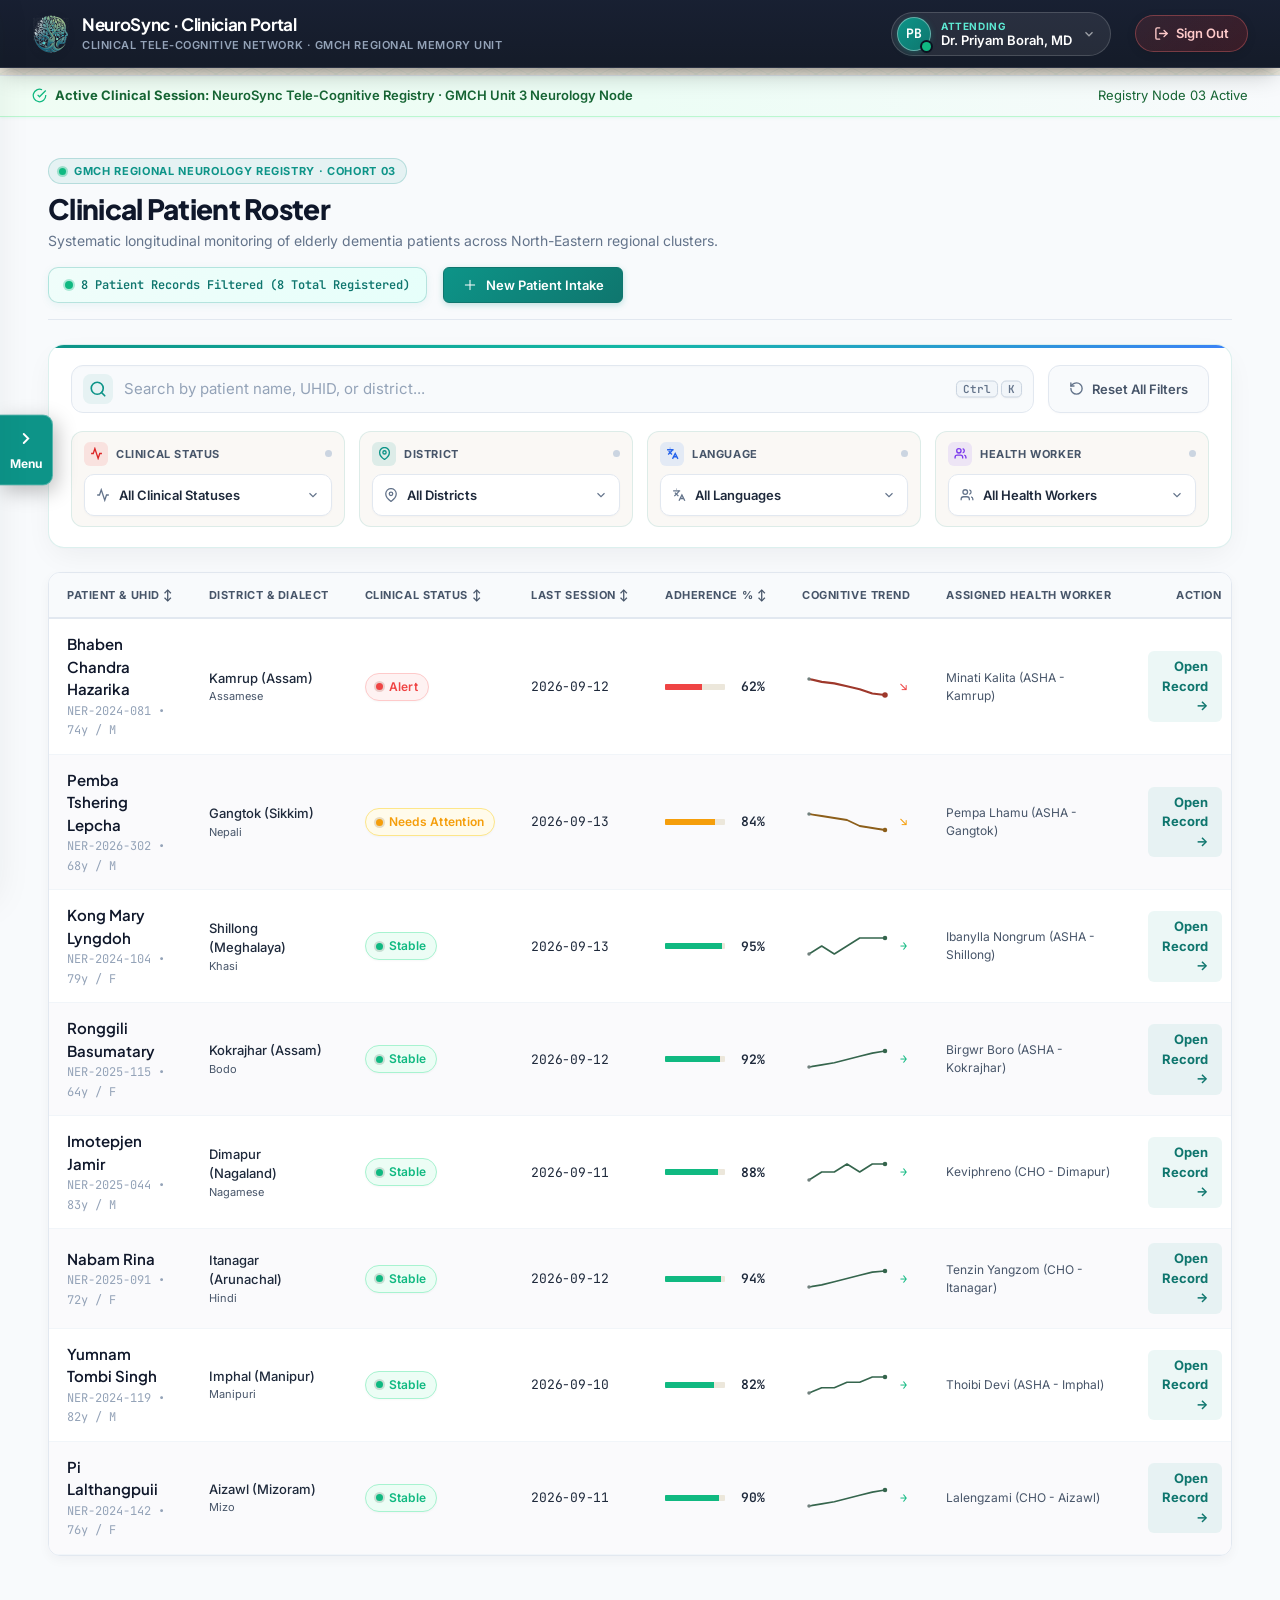
<file: index.html>
<!DOCTYPE html>
<html lang="en">
<head>
  <meta charset="UTF-8">
  <meta name="viewport" content="width=device-width, initial-scale=1.0">
  <title>NeuroSync | Clinician Tele-Cognitive Registry &amp; Care Platform</title>
  <meta name="description" content="NeuroSync — Hospital-grade electronic cognitive health and tele-cognitive care platform for clinicians · GMCH Regional Memory Unit.">
  <link rel="preconnect" href="https://fonts.googleapis.com">
  <link rel="preconnect" href="https://fonts.gstatic.com" crossorigin>
  <link href="https://fonts.googleapis.com/css2?family=Inter:wght@300;400;500;600;700&family=Plus+Jakarta+Sans:wght@500;600;700;800&family=JetBrains+Mono:wght@400;500;600&display=swap" rel="stylesheet">
  <link rel="icon" type="image/png" href="/assets/logo.png">
  <link rel="stylesheet" href="css/styles.css?v=3.0">
</head>
<body>

  <!-- =========================================================================
       CLINICAL NAVIGATION DRAWER (LEFT SLIDING BAR) & BACKDROP
       ========================================================================= -->
  <div id="clinician-sidebar-overlay" class="clinician-sidebar-overlay" aria-hidden="true"></div>

  <aside id="clinician-sidebar" class="clinician-sidebar sidebar" role="dialog" aria-modal="true" aria-label="Clinical Navigation Drawer" aria-hidden="true">
    <div class="clinician-sidebar-header">
      <div class="clinician-sidebar-brand">
        <div class="hospital-icon-box" aria-hidden="true" style="width: 38px; height: 38px; background: transparent; padding: 0;">
          <!-- Official NeuroSync Emblem Image (Without Text) -->
          <img src="/assets/logo.png" alt="NeuroSync Logo" class="brand-logo-img" width="38" height="38">
        </div>
        <div class="label">
          <div class="clinician-sidebar-title">NeuroSync</div>
          <div class="clinician-sidebar-sub">GMCH Memory Unit · Registry Node 03</div>
        </div>
      </div>
      <button type="button" id="btn-close-clinician-sidebar" class="btn-sidebar-collapse" aria-label="Close Navigation Menu" title="Close Menu (Esc)">
        <svg class="lucide" width="16" height="16" viewBox="0 0 24 24" fill="none" stroke="currentColor" stroke-width="2.5"><line x1="18" y1="6" x2="6" y2="18"/><line x1="6" y1="6" x2="18" y2="18"/></svg>
      </button>
    </div>

    <nav class="clinician-sidebar-nav" aria-label="EHR View Navigation">
      <div class="sidebar-section-title label">EHR CORE VIEWS</div>

      <ul class="nav" id="doctor-nav-list">
        <li class="indicator" aria-hidden="true"></li>
        <li>
          <button type="button" id="nav-roster" class="sidebar-nav-item nav-link active" data-view="roster">
            <div class="nav-item-icon-box">
              <svg class="clinical-icon lucide" width="18" height="18" viewBox="0 0 24 24"><line x1="8" y1="6" x2="21" y2="6"/><line x1="8" y1="12" x2="21" y2="12"/><line x1="8" y1="18" x2="21" y2="18"/><line x1="3" y1="6" x2="3.01" y2="6"/><line x1="3" y1="12" x2="3.01" y2="12"/><line x1="3" y1="18" x2="3.01" y2="18"/></svg>
            </div>
            <div class="nav-item-content label">
              <span class="nav-item-title">Patient Roster</span>
              <span class="nav-item-desc">Elderly dementia registry cohort</span>
            </div>
            <span class="nav-item-badge label">Active</span>
          </button>
        </li>

        <li>
          <button type="button" id="nav-caregiver" class="sidebar-nav-item nav-link" data-view="caregiver" title="Caregiver Support, Reminders &amp; Adherence Dashboard">
            <div class="nav-item-icon-box">
              <svg class="clinical-icon lucide" width="18" height="18" viewBox="0 0 24 24"><path d="M17 21v-2a4 4 0 0 0-4-4H5a4 4 0 0 0-4 4v2"/><circle cx="9" cy="7" r="4"/><path d="M23 21v-2a4 4 0 0 0-3-3.87"/><path d="M16 3.13a4 4 0 0 1 0 7.75"/></svg>
            </div>
            <div class="nav-item-content label">
              <span class="nav-item-title">Caregiver Dashboard</span>
              <span class="nav-item-desc">Medication adherence &amp; notes</span>
            </div>
          </button>
        </li>

        <li>
          <button type="button" id="nav-analytics" class="sidebar-nav-item nav-link" data-view="analytics">
            <div class="nav-item-icon-box">
              <svg class="clinical-icon lucide" width="18" height="18" viewBox="0 0 24 24"><line x1="18" y1="20" x2="18" y2="10"/><line x1="12" y1="20" x2="12" y2="4"/><line x1="6" y1="20" x2="6" y2="14"/></svg>
            </div>
            <div class="nav-item-content label">
              <span class="nav-item-title">Analytics Overview</span>
              <span class="nav-item-desc">Regional metrics &amp; cognitive curves</span>
            </div>
          </button>
        </li>

        <li>
          <button type="button" id="nav-game-analytics" class="sidebar-nav-item nav-link" data-view="game-analytics" title="Patient-Specific Game Analytics, Progress Tracking &amp; Reports">
            <div class="nav-item-icon-box">
              <svg class="clinical-icon lucide" width="18" height="18" viewBox="0 0 24 24" fill="none" stroke="currentColor" stroke-width="2"><path d="M21 16V8a2 2 0 0 0-1-1.73l-7-4a2 2 0 0 0-2 0l-7 4A2 2 0 0 0 3 8v8a2 2 0 0 0 1 1.73l7 4a2 2 0 0 0 2 0l7-4A2 2 0 0 0 21 16z"/><polyline points="3.27 6.96 12 12.01 20.73 6.96"/><line x1="12" y1="22.08" x2="12" y2="12"/></svg>
            </div>
            <div class="nav-item-content label">
              <span class="nav-item-title">Game Analytics &amp; Reports</span>
              <span class="nav-item-desc">Domain breakdowns &amp; responses</span>
            </div>
          </button>
        </li>
      </ul>
    </nav>

    <div class="clinician-sidebar-footer">
      <div class="sidebar-registry-badge">
        <div class="badge-dot-live"></div>
        <div>
          <div class="badge-title">NER Registry Node 03 · Guwahati</div>
          <div class="badge-sub">DISHA &amp; DPDP Act 2026 Compliant</div>
        </div>
      </div>
    </div>
  </aside>

  <!-- FLOATING EDGE TAB TO OPEN SIDEBAR WHEN SCROLLING (LEFT SIDE) -->
  <button type="button" id="btn-float-open-clinician-sidebar" class="btn-float-open-clinician-sidebar" aria-label="Open Navigation Menu" title="Open Navigation Menu">
    <svg width="18" height="18" viewBox="0 0 24 24" fill="none" stroke="currentColor" stroke-width="2.5" stroke-linecap="round">
      <polyline points="9 18 15 12 9 6"/>
    </svg>
    <span>Menu</span>
  </button>

  <!-- PERSISTENT CLINICAL TOP NAVIGATION (CLEAN, MINIMAL & LUXURY) -->
  <header class="clinical-nav" role="banner">
    <div class="nav-left">
      <!-- Interactive Logo / Brand Mark (Returns to Patient Roster within Doctor Interface) -->
      <a href="javascript:void(0)" id="header-brand-return-roster" class="hospital-emblem-wrap" style="text-decoration: none; cursor: pointer;" title="Return to Patient Roster">
        <div class="hospital-logo-mark" aria-hidden="true" title="NeuroSync Regional Memory Unit">
          <!-- Official NeuroSync Emblem Image (Without Text) -->
          <img src="/assets/logo.png" alt="NeuroSync Logo" class="brand-logo-img" width="38" height="38">
        </div>
        <div class="hospital-titles">
          <span class="hospital-title-main">NeuroSync · Clinician Portal</span>
          <span class="hospital-title-sub">Clinical Tele-Cognitive Network · GMCH Regional Memory Unit</span>
        </div>
      </a>
    </div>

    <div class="nav-right">
      <!-- Doctor Profile Option (Interactive Chip / Modal Trigger) -->
      <button type="button" id="btn-doctor-profile" class="btn-doctor-profile-chip" aria-haspopup="dialog" aria-expanded="false" title="View Doctor Clinical Profile &amp; Station Details">
        <div class="doctor-avatar-wrap">
          <div class="doctor-avatar-circle" id="header-doctor-avatar">PB</div>
          <span class="doctor-online-pulse" title="Active Station Token Verified"></span>
        </div>
        <div class="doctor-profile-chip-text">
          <span class="doctor-chip-badge">Attending</span>
          <span class="doctor-chip-label" id="header-doctor-name">Dr. Priyam Borah, MD</span>
        </div>
        <svg class="doctor-chip-arrow" width="14" height="14" viewBox="0 0 24 24" fill="none" stroke="currentColor" stroke-width="2.2"><polyline points="6 9 12 15 18 9"/></svg>
      </button>

      <!-- Attractive, Stylish Sign Out Button -->
      <a href="/landing.html" id="btn-doctor-logout" class="btn-doctor-signout-stylish" title="Sign Out of Doctor Session &amp; Return to Landing Page">
        <svg width="15" height="15" viewBox="0 0 24 24" fill="none" stroke="currentColor" stroke-width="2.2" stroke-linecap="round" stroke-linejoin="round">
          <path d="M9 21H5a2 2 0 0 1-2-2V5a2 2 0 0 1 2-2h4"/>
          <polyline points="16 17 21 12 16 7"/>
          <line x1="21" y1="12" x2="9" y2="12"/>
        </svg>
        <span>Sign Out</span>
      </a>
    </div>
  </header>

  <!-- SUBTLE NER TEXTILE WEAVE ACCENT RIBBON -->
  <div class="ner-cultural-ribbon" aria-hidden="true"></div>

  <!-- AUTHENTICATED CLINICAL SESSION BANNER -->
  <div id="doctor-session-banner" class="doctor-session-banner">
    <div class="doctor-session-info">
      <svg width="15" height="15" viewBox="0 0 24 24" fill="none" stroke="currentColor" stroke-width="2"><path d="M22 11.08V12a10 10 0 1 1-5.93-9.14"/><polyline points="22 4 12 14.01 9 11.01"/></svg>
      <span><strong>Active Clinical Session:</strong> NeuroSync Tele-Cognitive Registry · GMCH Unit 3 Neurology Node</span>
    </div>
    <div class="doctor-session-actions">
      <span class="session-badge-node">Registry Node 03 Active</span>
    </div>
  </div>

  <!-- MAIN APPLICATION VIEWPORT -->
  <main class="app-viewport" role="main">

    <!-- =========================================================================
         VIEW 1: PATIENT ROSTER (MAIN HOME VIEW)
         ========================================================================= -->
    <section id="view-roster" class="dashboard-view active" aria-label="Patient Roster View">
      
      <div class="roster-header-row">
        <div class="roster-title-block">
          <div class="roster-dept-tag">
            <span class="roster-dept-pulse"></span>
            <span>GMCH REGIONAL NEUROLOGY REGISTRY · COHORT 03</span>
          </div>
          <h1>Clinical Patient Roster</h1>
          <p>Systematic longitudinal monitoring of elderly dementia patients across North-Eastern regional clusters.</p>
        </div>
        
        <div class="roster-header-actions">
          <span id="roster-count-badge" class="roster-count-badge" title="Filtered active registry records">
            8 Patient Records Filtered (8 Total Registered)
          </span>
          <button id="btn-open-intake" class="btn-clinical btn-intake-elevated" title="Add a new patient record to the clinical registry">
            <svg class="clinical-icon" width="16" height="16" viewBox="0 0 24 24" fill="none" stroke="currentColor" stroke-width="2.5"><path d="M12 5v14M5 12h14"/></svg>
            <span>New Patient Intake</span>
          </button>
        </div>
      </div>

      <!-- Functional Filter & Search Toolbar (Sleek Command Bar) -->
      <div class="roster-toolbar">
        <div class="toolbar-search-row">
          <div class="roster-search-field">
            <div class="search-field-icon-badge">
              <svg class="search-field-icon" width="18" height="18" viewBox="0 0 24 24" fill="none" stroke="currentColor" stroke-width="2.2" stroke-linecap="round" stroke-linejoin="round">
                <circle cx="11" cy="11" r="8"/>
                <line x1="21" y1="21" x2="16.65" y2="16.65"/>
              </svg>
            </div>
            <input type="text" id="roster-search-input" class="roster-search-input" placeholder="Search by patient name, UHID, or district..." aria-label="Search patient registry">
            <button type="button" id="btn-clear-search" class="search-clear-btn" aria-label="Clear Search Input" title="Clear Search" style="display: none;">✕</button>
            <div class="search-kbd-hint"><kbd>Ctrl</kbd><kbd>K</kbd></div>
          </div>
          <button id="btn-reset-filters" class="filter-reset-btn" title="Reset all search queries and dropdown filters">
            <svg class="reset-icon" width="15" height="15" viewBox="0 0 24 24" fill="none" stroke="currentColor" stroke-width="2.2" stroke-linecap="round" stroke-linejoin="round">
              <path d="M3 12a9 9 0 1 0 9-9 9.75 9.75 0 0 0-6.74 2.74L3 8"/>
              <path d="M3 3v5h5"/>
            </svg>
            <span>Reset All Filters</span>
          </button>
        </div>

        <div class="toolbar-filters-row">
          <!-- Status Filter -->
          <div class="filter-item" data-filter="status">
            <label for="roster-filter-status" class="filter-label">
              <div class="filter-label-group">
                <div class="filter-category-icon-box status-tint">
                  <svg width="13" height="13" viewBox="0 0 24 24" fill="none" stroke="currentColor" stroke-width="2.5"><path d="M22 12h-4l-3 9L9 3l-3 9H2"/></svg>
                </div>
                <span class="filter-label-text">Clinical Status</span>
              </div>
              <span class="filter-dot-indicator"></span>
            </label>
            <div class="select-custom-wrapper">
              <div class="select-leading-icon">
                <svg width="14" height="14" viewBox="0 0 24 24" fill="none" stroke="currentColor" stroke-width="2.2"><path d="M22 12h-4l-3 9L9 3l-3 9H2"/></svg>
              </div>
              <select id="roster-filter-status" class="filter-select">
                <option value="all">All Clinical Statuses</option>
                <option value="alert">Alert Only</option>
                <option value="attention">Needs Attention Only</option>
                <option value="stable">Stable Only</option>
              </select>
              <svg class="select-chevron" width="14" height="14" viewBox="0 0 24 24" fill="none" stroke="currentColor" stroke-width="2"><polyline points="6 9 12 15 18 9"/></svg>
            </div>
          </div>

          <!-- District Filter -->
          <div class="filter-item" data-filter="district">
            <label for="roster-filter-district" class="filter-label">
              <div class="filter-label-group">
                <div class="filter-category-icon-box district-tint">
                  <svg width="13" height="13" viewBox="0 0 24 24" fill="none" stroke="currentColor" stroke-width="2.5"><path d="M21 10c0 7-9 13-9 13s-9-6-9-13a9 9 0 0 1 18 0z"/><circle cx="12" cy="10" r="3"/></svg>
                </div>
                <span class="filter-label-text">District</span>
              </div>
              <span class="filter-dot-indicator"></span>
            </label>
            <div class="select-custom-wrapper">
              <div class="select-leading-icon">
                <svg width="14" height="14" viewBox="0 0 24 24" fill="none" stroke="currentColor" stroke-width="2.2"><path d="M21 10c0 7-9 13-9 13s-9-6-9-13a9 9 0 0 1 18 0z"/><circle cx="12" cy="10" r="3"/></svg>
              </div>
              <select id="roster-filter-district" class="filter-select"></select>
              <svg class="select-chevron" width="14" height="14" viewBox="0 0 24 24" fill="none" stroke="currentColor" stroke-width="2"><polyline points="6 9 12 15 18 9"/></svg>
            </div>
          </div>

          <!-- Language Filter -->
          <div class="filter-item" data-filter="language">
            <label for="roster-filter-language" class="filter-label">
              <div class="filter-label-group">
                <div class="filter-category-icon-box language-tint">
                  <svg width="13" height="13" viewBox="0 0 24 24" fill="none" stroke="currentColor" stroke-width="2.5"><path d="m5 8 6 6"/><path d="m4 14 6-6 2-3"/><path d="M2 5h12"/><path d="M7 2h1"/><path d="m22 22-5-10-5 10"/><path d="M14 18h6"/></svg>
                </div>
                <span class="filter-label-text">Language</span>
              </div>
              <span class="filter-dot-indicator"></span>
            </label>
            <div class="select-custom-wrapper">
              <div class="select-leading-icon">
                <svg width="14" height="14" viewBox="0 0 24 24" fill="none" stroke="currentColor" stroke-width="2.2"><path d="m5 8 6 6"/><path d="m4 14 6-6 2-3"/><path d="M2 5h12"/><path d="M7 2h1"/><path d="m22 22-5-10-5 10"/><path d="M14 18h6"/></svg>
              </div>
              <select id="roster-filter-language" class="filter-select"></select>
              <svg class="select-chevron" width="14" height="14" viewBox="0 0 24 24" fill="none" stroke="currentColor" stroke-width="2"><polyline points="6 9 12 15 18 9"/></svg>
            </div>
          </div>

          <!-- Health Worker Filter -->
          <div class="filter-item" data-filter="hw">
            <label for="roster-filter-hw" class="filter-label">
              <div class="filter-label-group">
                <div class="filter-category-icon-box hw-tint">
                  <svg width="13" height="13" viewBox="0 0 24 24" fill="none" stroke="currentColor" stroke-width="2.5"><path d="M16 21v-2a4 4 0 0 0-4-4H6a4 4 0 0 0-4 4v2"/><circle cx="9" cy="7" r="4"/><path d="M22 21v-2a4 4 0 0 0-3-3.87"/><path d="M16 3.13a4 4 0 0 1 0 7.75"/></svg>
                </div>
                <span class="filter-label-text">Health Worker</span>
              </div>
              <span class="filter-dot-indicator"></span>
            </label>
            <div class="select-custom-wrapper">
              <div class="select-leading-icon">
                <svg width="14" height="14" viewBox="0 0 24 24" fill="none" stroke="currentColor" stroke-width="2.2"><path d="M16 21v-2a4 4 0 0 0-4-4H6a4 4 0 0 0-4 4v2"/><circle cx="9" cy="7" r="4"/><path d="M22 21v-2a4 4 0 0 0-3-3.87"/><path d="M16 3.13a4 4 0 0 1 0 7.75"/></svg>
              </div>
              <select id="roster-filter-hw" class="filter-select"></select>
              <svg class="select-chevron" width="14" height="14" viewBox="0 0 24 24" fill="none" stroke="currentColor" stroke-width="2"><polyline points="6 9 12 15 18 9"/></svg>
            </div>
          </div>
        </div>
      </div>

      <!-- Dense Systematic Patient Table -->
      <div class="roster-table-wrap">
        <table class="roster-table">
          <thead>
            <tr>
              <th class="sortable-th" data-sort="name">Patient &amp; UHID ↕</th>
              <th>District &amp; Dialect</th>
              <th class="sortable-th" data-sort="status">Clinical Status ↕</th>
              <th class="sortable-th" data-sort="lastSession">Last Session ↕</th>
              <th class="sortable-th" data-sort="adherence">Adherence % ↕</th>
              <th>Cognitive Trend</th>
              <th>Assigned Health Worker</th>
              <th style="text-align: right;">Action</th>
            </tr>
          </thead>
          <tbody id="roster-table-body">
            <!-- Dynamic Injection via ClinicalApp.renderRoster() -->
          </tbody>
        </table>
      </div>

    </section>

    <!-- =========================================================================
         VIEW 2: INDIVIDUAL PATIENT RECORD (DETAIL EHR-LITE VIEW)
         ========================================================================= -->
    <section id="view-patient-detail" class="dashboard-view" aria-label="Patient Detail Record">
      
      <!-- Detail Top Navigation / Breadcrumbs -->
      <div class="detail-top-nav">
        <button id="btn-back-to-roster" class="btn-back-roster" title="Return to Clinical Patient Roster">
          <svg class="clinical-icon" width="16" height="16" viewBox="0 0 24 24" fill="none" stroke="currentColor" stroke-width="2.5" stroke-linecap="round" stroke-linejoin="round"><line x1="19" y1="12" x2="5" y2="12"/><polyline points="12 19 5 12 12 5"/></svg>
          <span>Back to Patient Roster</span>
        </button>

        <div id="detail-breadcrumb-text" class="detail-breadcrumbs">
          Patient Roster / <strong>Patient Name</strong> (NER-0000-000)
        </div>
      </div>

      <!-- Systematic EHR Patient Header Block -->
      <div class="ehr-header-block">
        <div class="ehr-header-primary">
          <div class="ehr-patient-title">
            <div style="display: flex; align-items: baseline; gap: var(--space-3);">
              <h2 id="ehr-patient-name">Patient Full Name</h2>
              <span id="ehr-patient-id" class="mono-num" style="font-size: 0.875rem; color: var(--color-text-muted);">#NER-0000-000</span>
            </div>
            <div class="ehr-patient-meta">
              <span id="ehr-patient-demog">Age / Gender • District</span>
              <span>•</span>
              <span id="ehr-status-chip" class="status-chip chip-stable">Stable</span>
            </div>
          </div>

          <div class="ehr-header-actions">
            <button id="btn-jump-to-calendar" class="btn-clinical-secondary" title="View Patient Daily Activity &amp; Care Calendar">
              <svg class="clinical-icon" width="14" height="14" viewBox="0 0 24 24" fill="none" stroke="currentColor" stroke-width="2"><rect x="3" y="4" width="18" height="18" rx="2" ry="2"/><line x1="16" y1="2" x2="16" y2="6"/><line x1="8" y1="2" x2="8" y2="6"/><line x1="3" y1="10" x2="21" y2="10"/></svg>
              <span>Care Calendar &darr;</span>
            </button>
            <button id="btn-view-patient-analytics" class="btn-clinical" title="View Patient Game Analytics &amp; Cognitive Reports">
              <svg class="clinical-icon" width="14" height="14" viewBox="0 0 24 24" fill="none" stroke="currentColor" stroke-width="2"><path d="M21 16V8a2 2 0 0 0-1-1.73l-7-4a2 2 0 0 0-2 0l-7 4A2 2 0 0 0 3 8v8a2 2 0 0 0 1 1.73l7 4a2 2 0 0 0 2 0l7-4A2 2 0 0 0 21 16z"/></svg>
              <span>Cognitive Analytics &amp; Reports &rarr;</span>
            </button>
            <button id="btn-jump-to-report" class="btn-clinical-secondary" title="View detailed Clinical Performance Report below">
              <svg class="clinical-icon" width="14" height="14" viewBox="0 0 24 24"><line x1="18" y1="20" x2="18" y2="10"/><line x1="12" y1="20" x2="12" y2="4"/><line x1="6" y1="20" x2="6" y2="14"/></svg>
              <span>Performance Report &darr;</span>
            </button>
            <button id="btn-edit-patient" class="btn-clinical-secondary" title="Edit this patient's core clinical record">
              <svg class="clinical-icon" width="14" height="14" viewBox="0 0 24 24"><path d="M11 4H4a2 2 0 0 0-2 2v14a2 2 0 0 0 2 2h14a2 2 0 0 0 2-2v-7"/><path d="M18.5 2.5a2.121 2.121 0 0 1 3 3L12 15l-4 1 1-4 9.5-9.5z"/></svg>
              <span>Edit Core Record</span>
            </button>
            <button id="btn-export-ehr-summary" class="ehr-export-btn" title="Generate printable / referral summary">
              <svg class="clinical-icon" width="15" height="15" viewBox="0 0 24 24" fill="none" stroke="currentColor" stroke-width="2"><polyline points="6 9 6 2 18 2 18 9"/><path d="M6 18H4a2 2 0 0 1-2-2v-5a2 2 0 0 1 2-2h16a2 2 0 0 1 2 2v5a2 2 0 0 1-2 2h-2"/><rect x="6" y="14" width="12" height="8"/></svg>
              <span>Export Report (PDF)</span>
            </button>
          </div>
        </div>

        <div class="ehr-metadata-grid">
          <div class="meta-field">
            <span class="meta-field-label">District / Location in NER</span>
            <span id="ehr-district-val" class="meta-field-value">Kamrup Metro (Assam)</span>
          </div>
          <div class="meta-field">
            <span class="meta-field-label">Primary Dialect / Language</span>
            <span id="ehr-lang-val" class="meta-field-value">Assamese</span>
          </div>
          <div class="meta-field">
            <span class="meta-field-label">Assigned Primary Caregiver</span>
            <span id="ehr-caregiver-val" class="meta-field-value">Caregiver Details</span>
          </div>
          <div class="meta-field">
            <span class="meta-field-label">Assigned Health Worker (ASHA/CHO)</span>
            <span id="ehr-hw-val" class="meta-field-value">Health Worker Details</span>
          </div>
        </div>
      </div>

      <!-- Detailed Clinical Core Layout (2 Columns) -->
      <div class="detail-content-grid">
        
        <!-- Primary Left Column: Patient Daily Care Calendar & Cognitive Performance -->
        <div class="detail-col-primary">
          
          <!-- Patient Daily Activity & Care Calendar (Doctor Inspection Panel) -->
          <div class="clinical-panel" id="ehr-patient-calendar-panel">
            <div class="panel-header" style="flex-wrap: wrap; gap: 10px;">
              <div>
                <span id="doc-cal-patient-label" class="panel-title">🗓️ Patient Daily Care &amp; Activity Calendar</span>
                <span class="panel-badge-teal">Personal Longitudinal Record</span>
              </div>
              <span style="font-size: 0.75rem; color: var(--color-text-secondary);">
                Medications taken, cognitive exercises, mood logs &amp; daily care
              </span>
            </div>

            <div class="patient-calendar-layout doc-calendar-layout">
              <!-- Calendar Controls & Grid -->
              <div class="calendar-card-panel doc-calendar-card">
                <div class="calendar-controls-bar">
                  <div class="calendar-month-display">
                    <span id="doc-cal-month-name" class="cal-month-title">September 2026</span>
                  </div>
                  <div class="cal-nav-buttons">
                    <button type="button" id="btn-doc-cal-prev" class="cal-btn-nav" aria-label="Previous Month">&larr; Prev</button>
                    <button type="button" id="btn-doc-cal-today" class="cal-btn-today" aria-label="Go to Today">Today</button>
                    <button type="button" id="btn-doc-cal-next" class="cal-btn-nav" aria-label="Next Month">Next &rarr;</button>
                  </div>
                </div>

                <div class="calendar-weekdays-row">
                  <span>Sun</span>
                  <span>Mon</span>
                  <span>Tue</span>
                  <span>Wed</span>
                  <span>Thu</span>
                  <span>Fri</span>
                  <span>Sat</span>
                </div>

                <div id="doc-calendar-days-grid" class="calendar-days-grid">
                  <!-- Rendered dynamically for this open patient -->
                </div>

                <div class="calendar-legend-bar">
                  <div class="legend-item"><span class="leg-dot dot-med"></span><span>Medicines Taken</span></div>
                  <div class="legend-item"><span class="leg-dot dot-game"></span><span>Brain Games Played</span></div>
                  <div class="legend-item"><span class="leg-dot dot-mood"></span><span>Mood Logs</span></div>
                  <div class="legend-item"><span class="leg-dot dot-routine"></span><span>Care Routine</span></div>
                </div>
              </div>

              <!-- Day Inspector Panel -->
              <div class="calendar-day-inspector-panel doc-inspector-card">
                <div class="inspector-header">
                  <div class="inspector-date-box">
                    <div class="inspector-badge" id="doc-inspector-badge">Patient Record</div>
                    <h3 id="doc-inspector-date-heading" class="inspector-date-heading">Today</h3>
                  </div>
                  <div class="inspector-tally-pill" id="doc-inspector-tally-pill">
                    <span id="doc-inspector-tally-count">0</span> Activities
                  </div>
                </div>

                <div class="inspector-stats-row">
                  <div class="inspector-mini-stat">
                    <span class="stat-emoji">💊</span>
                    <div class="stat-info">
                      <span class="stat-num" id="doc-inspector-stat-meds">0</span>
                      <span class="stat-lbl">Meds Taken</span>
                    </div>
                  </div>
                  <div class="inspector-mini-stat">
                    <span class="stat-emoji">🧠</span>
                    <div class="stat-info">
                      <span class="stat-num" id="doc-inspector-stat-games">0</span>
                      <span class="stat-lbl">Brain Games</span>
                    </div>
                  </div>
                  <div class="inspector-mini-stat">
                    <span class="stat-emoji">😊</span>
                    <div class="stat-info">
                      <span class="stat-num" id="doc-inspector-stat-mood">0</span>
                      <span class="stat-lbl">Mood Logs</span>
                    </div>
                  </div>
                </div>

                <div class="inspector-timeline-section">
                  <div class="inspector-section-label">RECORDED ACTIVITIES FOR THIS DAY</div>
                  <div id="doc-inspector-activities-list" class="inspector-activities-list">
                    <!-- Populated dynamically via renderDoctorPatientCalendar() -->
                  </div>
                </div>
              </div>
            </div>
          </div>

          <!-- Cognitive Performance Section -->
          <div class="clinical-panel">
            <div class="panel-header">
              <span class="panel-title">Cognitive Performance Trends</span>
              
              <!-- Time Range Selector -->
              <div class="time-range-group" role="group" aria-label="Evaluation Time Range">
                <button class="time-range-btn" data-range="7d">7 Days</button>
                <button class="time-range-btn active" data-range="30d">30 Days</button>
                <button class="time-range-btn" data-range="90d">90 Days</button>
              </div>
            </div>

            <!-- Game Module Selector Tabs -->
            <div class="module-tabs" role="tablist" aria-label="Game Module Selection">
              <button class="module-tab-btn active" data-module="memory">Memory &amp; Word Association</button>
              <button class="module-tab-btn" data-module="attention">Sustained Attention &amp; Reaction</button>
              <button class="module-tab-btn" data-module="routineRecall">Daily Routine Sequencing</button>
              <button class="module-tab-btn" data-module="patternRecognition">Pattern Recognition</button>
            </div>

            <!-- Dynamic SVG Module Chart Container -->
            <div id="cognitive-trend-chart-container" style="background: var(--color-surface-raised); border: 1px solid #ECE7DB; border-radius: 2px; padding: var(--space-3);">
              <!-- Rendered via ClinicalCharts.renderModuleTrendChart() -->
            </div>
          </div>

          <!-- Session History Log Section -->
          <div class="clinical-panel">
            <div class="panel-header">
              <span class="panel-title">Chronological Session History</span>
              <span style="font-size: 0.6875rem; color: var(--color-text-muted); font-family: var(--font-mono);">Recorded via Tablet &amp; ASHA Sync</span>
            </div>
            <table class="session-table">
              <thead>
                <tr>
                  <th>Date</th>
                  <th>Duration</th>
                  <th>Games Played</th>
                  <th>Composite Score</th>
                  <th>Difficulty Tier</th>
                </tr>
              </thead>
              <tbody id="session-history-tbody">
                <!-- Injected via ClinicalApp.renderSessionHistory() -->
              </tbody>
            </table>
          </div>

          <!-- Clinical Observations & Free-Text Notes (Doctor-Only) -->
          <div class="clinical-panel">
            <div class="panel-header">
              <div>
                <span class="panel-title">Clinical Notes &amp; Observations</span>
                <span style="font-size: 0.6875rem; color: var(--color-brand-primary); font-weight: 600; margin-left: 8px;">(Doctor-Only Private Record)</span>
              </div>
            </div>
            <div class="notes-container">
              <textarea id="doctor-note-textarea" class="note-input-area" placeholder="Enter diagnostic observations, medication adjustments, or clinical directives..." aria-label="Clinical observation entry"></textarea>
              <button id="btn-save-doctor-note" class="btn-save-note">Save Clinical Note</button>
              
              <div id="ehr-saved-notes-list" style="display: flex; flex-direction: column; gap: 8px; margin-top: 8px;">
                <!-- Injected via ClinicalApp.renderClinicalNotes() -->
              </div>
            </div>
          </div>

        </div>

        <!-- Secondary Right Column: Alerts/Flags & Reminders -->
        <div class="detail-col-secondary">
          
          <!-- AI Alerts & Clinical Flags Panel (ANCHOR OF PAGE) -->
          <div class="clinical-panel panel-anchor-alerts">
            <div class="panel-header">
              <div style="display: flex; align-items: center; gap: 8px;">
                <svg class="clinical-icon" width="16" height="16" viewBox="0 0 24 24" style="stroke: var(--color-brand-primary);">
                  <path d="M12 22s8-4 8-10V5l-8-3-8 3v7c0 6 8 10 8 10z"/>
                </svg>
                <span class="panel-title">Clinical Flags &amp; Decline Alerts</span>
              </div>
              <span style="font-size: 0.6875rem; color: var(--color-text-secondary); font-weight: 600;">Priority Anchor</span>
            </div>
            <div style="margin-bottom: var(--space-3);">
              <span class="ai-honest-framing-caption">AI-assisted pattern detection — not a diagnosis. Always confirm with clinical assessment.</span>
            </div>
            <div id="ehr-flags-list" class="flags-list">
              <!-- Injected via ClinicalApp.renderFlagsPanel() -->
            </div>
          </div>

          <!-- Reminder & Care Schedule Panel (Doctor Configuration & Telemetry) -->
          <div class="clinical-panel care-schedule-panel" id="care-schedule-panel">
            <div class="panel-header">
              <div>
                <span class="panel-title">Care Schedule &amp; Adherence Protocol</span>
                <span style="font-size: 0.6875rem; color: var(--color-brand-primary); font-weight: 600; margin-left: 8px;">(Doctor / ASHA Sync)</span>
              </div>
              <button id="btn-toggle-care-schedule" class="btn-text-subtle" style="font-size: 0.75rem; color: var(--color-brand-primary); font-weight: 600; cursor: pointer; background: none; border: none;">
                Configure Schedule &darr;
              </button>
            </div>

            <!-- Adherence Score Tiles (4 Categories) -->
            <div class="reminder-categories-grid">
              <div class="reminder-cat-box">
                <span class="reminder-cat-label">Medicine</span>
                <span id="rem-score-med" class="reminder-cat-score">0%</span>
              </div>
              <div class="reminder-cat-box">
                <span class="reminder-cat-label">Hydration</span>
                <span id="rem-score-hyd" class="reminder-cat-score">0%</span>
              </div>
              <div class="reminder-cat-box">
                <span class="reminder-cat-label">Activity</span>
                <span id="rem-score-act" class="reminder-cat-score">0%</span>
              </div>
              <div class="reminder-cat-box">
                <span class="reminder-cat-label">Appointment</span>
                <span id="rem-score-app" class="reminder-cat-score">0%</span>
              </div>
            </div>

            <!-- Caregiver Emergency Escalation Alert Banner (Active when Missed Medicine Detected) -->
            <div id="caregiver-sms-alert-banner" class="caregiver-sms-alert" style="display: none;">
              <div class="caregiver-sms-header">
                <div style="display: flex; align-items: center; gap: 8px;">
                  <span class="caregiver-sms-badge">URGENT CAREGIVER TELE-ALERT (SMS)</span>
                  <span class="mono-num" id="caregiver-sms-time" style="font-size: 0.6875rem; color: #9E382B;">Just Now</span>
                </div>
                <button id="btn-dismiss-caregiver-alert" class="btn-sms-dismiss" title="Acknowledge dispatch">Dismiss</button>
              </div>
              <div class="caregiver-sms-body">
                <div class="caregiver-sms-recipient">
                  <span>To: </span>
                  <strong id="caregiver-sms-name">Pranab Hazarika (Son)</strong>
                  <span class="mono-num" id="caregiver-sms-phone">(+91 94350-12890)</span>
                </div>
                <div class="caregiver-sms-msg" id="caregiver-sms-message">
                  &ldquo;ALERT: Bhaben Chandra Hazarika missed morning dose of Donepezil 10mg (&gt;45m grace window expired). Please verify bedside pillbox or coordinate with ASHA worker Minati Kalita.&rdquo;
                </div>
              </div>
              <div class="caregiver-sms-footer">
                <span>Status: Dispatched via BSNL Regional Gateway</span>
                <span>&bull; ASHA Dispatch: Notified</span>
              </div>
            </div>

            <!-- Doctor Care Schedule Configuration Form (Pre-filled, Editable Anytime) -->
            <div id="care-schedule-editor" class="care-schedule-editor">
              <div style="font-size: 0.75rem; font-weight: 600; text-transform: uppercase; letter-spacing: 0.04em; color: var(--color-text-secondary); margin-bottom: 8px; display: flex; justify-content: space-between; align-items: center;">
                <span>Active Prescription Schedule</span>
                <span style="font-size: 0.6875rem; color: var(--color-brand-primary); font-family: var(--font-mono); font-weight: normal;">Auto-syncs with Patient Tablet</span>
              </div>

              <!-- Morning Medicine Row -->
              <div class="care-schedule-item">
                <div class="care-schedule-pill-preview">
                  <div class="pill-graphic pill-round-white" title="Donepezil 10mg Tablet">
                    <span>DNP</span>
                  </div>
                </div>
                <div class="care-schedule-fields">
                  <div class="schedule-field-row">
                    <div style="flex: 1;">
                      <label class="schedule-label">Morning Medicine &amp; Dose</label>
                      <input type="text" id="sched-med1-name" class="form-input schedule-input" value="Donepezil 10mg">
                    </div>
                    <div style="width: 85px;">
                      <label class="schedule-label">Time</label>
                      <input type="time" id="sched-med1-time" class="form-input schedule-input mono-num" value="08:30">
                    </div>
                  </div>
                  <input type="text" id="sched-med1-instr" class="form-input schedule-input" style="font-size: 0.75rem; margin-top: 4px;" value="Take 1 tablet after morning tea with warm water">
                </div>
              </div>

              <!-- Evening Medicine Row -->
              <div class="care-schedule-item">
                <div class="care-schedule-pill-preview">
                  <div class="pill-graphic pill-oval-yellow" title="Memantine 10mg Tablet">
                    <span>MEM</span>
                  </div>
                </div>
                <div class="care-schedule-fields">
                  <div class="schedule-field-row">
                    <div style="flex: 1;">
                      <label class="schedule-label">Evening Medicine &amp; Dose</label>
                      <input type="text" id="sched-med2-name" class="form-input schedule-input" value="Memantine 10mg">
                    </div>
                    <div style="width: 85px;">
                      <label class="schedule-label">Time</label>
                      <input type="time" id="sched-med2-time" class="form-input schedule-input mono-num" value="20:00">
                    </div>
                  </div>
                  <input type="text" id="sched-med2-instr" class="form-input schedule-input" style="font-size: 0.75rem; margin-top: 4px;" value="Take 1 tablet with post-dinner water">
                </div>
              </div>

              <!-- Hydration & Activity Grid -->
              <div style="display: grid; grid-template-columns: 1fr 1fr; gap: 8px; margin-top: 8px;">
                <div>
                  <label class="schedule-label">Hydration Frequency</label>
                  <select id="sched-hyd-freq" class="form-select schedule-select">
                    <option value="Every 2 Hours">Every 2 Hours (1000ml+)</option>
                    <option value="Every 3 Hours" selected>Every 3 Hours (1500ml)</option>
                    <option value="4 Times Daily">4 Times Daily (1200ml)</option>
                  </select>
                </div>
                <div>
                  <label class="schedule-label">Activity Prompt Time</label>
                  <input type="time" id="sched-act-time" class="form-input schedule-input mono-num" value="10:00">
                </div>
              </div>

              <!-- Follow-Up Appointment -->
              <div style="margin-top: 8px;">
                <label class="schedule-label">Next Clinical Review Appointment</label>
                <div style="display: flex; gap: 8px;">
                  <input type="date" id="sched-app-date" class="form-input schedule-input mono-num" value="2026-09-28" style="flex: 1;">
                  <input type="text" id="sched-app-note" class="form-input schedule-input" value="GMCH Tele-Clinic Follow-up" style="flex: 2;">
                </div>
              </div>

              <!-- Schedule Action Buttons -->
              <div class="care-schedule-actions-bar">
                <button id="btn-save-care-schedule" class="btn-clinical" style="padding: 6px 12px; font-size: 0.75rem;">
                  <span>&check; Save &amp; Sync Care Schedule</span>
                </button>
                <button id="btn-test-patient-reminder" class="btn-clinical-secondary" style="padding: 6px 10px; font-size: 0.75rem;" title="Preview the patient's reminder interstitial">
                  <span>&blacktriangleright; Patient App Preview</span>
                </button>
                <button id="btn-sim-missed-alert" class="btn-clinical-secondary" style="padding: 6px 10px; font-size: 0.75rem; color: var(--status-alert); border-color: var(--status-alert-border);" title="Simulate a missed medicine dose and trigger caregiver emergency SMS">
                  <span>&#9888; Test Missed Alert</span>
                </button>
              </div>
            </div>

            <!-- Recent Logs List -->
            <div style="font-size: 0.75rem; font-weight: 600; text-transform: uppercase; letter-spacing: 0.03em; color: var(--color-text-secondary); margin-top: 12px; margin-bottom: 6px;">
              Recent Acknowledged &amp; Missed Logs
            </div>
            <div id="reminder-logs-list" class="reminder-log-list">
              <!-- Injected via ClinicalApp.renderRemindersSection() -->
            </div>
          </div>
        </div>

      </div>

      <!-- =========================================================================
           CLINICAL PERFORMANCE REPORT (DOCTOR-ONLY COMPREHENSIVE INSTRUMENT)
           ========================================================================= -->
      <section class="clinical-performance-report-section" id="clinical-performance-report-section" aria-label="Clinical Performance Report">
        
        <!-- Report Masthead & Synchronized Controls -->
        <div class="report-masthead">
          <div class="report-masthead-titles">
            <div class="report-confidential-pill">
              <span class="report-confidential-dot"></span>
              <span>CONFIDENTIAL MEDICAL RECORD • AUTHORIZED CLINICIAN ACCESS ONLY</span>
            </div>
            <h2 class="report-main-title">Clinical Cognitive Performance &amp; Longitudinal Evaluation Report</h2>
            <p class="report-main-desc">
              Structured multi-domain neuropsychological test battery history, decision latency biomarkers, and protocol adherence telemetry.
            </p>
          </div>

          <!-- Synchronized Report Filter Controls -->
          <div class="report-controls-bar">
            <!-- Evaluation Date Range Selector -->
            <div class="report-control-group">
              <label class="report-control-label">Evaluation Window:</label>
              <div class="report-range-toggle" role="group" aria-label="Report Date Range">
                <button class="report-range-btn" data-range="7d">7 Days</button>
                <button class="report-range-btn active" data-range="30d">30 Days</button>
                <button class="report-range-btn" data-range="90d">90 Days</button>
                <button class="report-range-btn" data-range="all">All-Time</button>
              </div>
            </div>

            <!-- Game Category Filter -->
            <div class="report-control-group">
              <label for="report-domain-select" class="report-control-label">Domain Battery:</label>
              <select id="report-domain-select" class="filter-select report-domain-select" aria-label="Filter report by game battery domain">
                <option value="all">All 5 Battery Domains</option>
                <option value="memory">Memory Match (Word &amp; Kin Recall)</option>
                <option value="attention">Attention Spotter (Visual Cancellation)</option>
                <option value="routineRecall">Daily Routine Sequencer (Dysexecutive)</option>
                <option value="patternRecognition">Pattern &amp; Object Sort (Visuospatial)</option>
                <option value="reminiscence">Recall &amp; Reminiscence (Facial Kinship)</option>
              </select>
            </div>

            <!-- Export PDF Action Button -->
            <button id="btn-export-report-pdf" class="btn-clinical btn-report-export" title="Export this clinical performance report as a formal medical referral PDF">
              <svg class="clinical-icon" width="14" height="14" viewBox="0 0 24 24"><polyline points="6 9 6 2 18 2 18 9"/><path d="M6 18H4a2 2 0 0 1-2-2v-5a2 2 0 0 1 2-2h16a2 2 0 0 1 2 2v5a2 2 0 0 1-2 2h-2"/><rect x="6" y="14" width="12" height="8"/></svg>
              <span>Export Report (PDF)</span>
            </button>
          </div>
        </div>

        <!-- SECTION 1: OVERALL COGNITIVE SUMMARY -->
        <div class="clinical-panel report-summary-panel">
          <div class="panel-header">
            <div>
              <span class="panel-title">1. Overall Cognitive Summary &amp; Domain Breakdown</span>
              <span class="report-header-badge">Composite Neuro-Psychological Index</span>
            </div>
            <span id="report-eval-timestamp" class="report-meta-timestamp">Evaluated: Sep 14, 2026</span>
          </div>

          <div class="report-summary-grid">
            <!-- Left: Donut Chart Container -->
            <div id="report-cognitive-donut-container" class="report-donut-container">
              <!-- Rendered via ClinicalCharts.renderReportCognitiveDonut() -->
            </div>

            <!-- Right: Plain Clinical Verdict Line & Clinical Domain Analysis -->
            <div class="report-verdict-column">
              <!-- Verdict Callout Box -->
              <div id="report-verdict-box" class="report-verdict-box verdict-declining">
                <div class="report-verdict-header">
                  <span class="report-verdict-tag" id="report-verdict-tag">Declining Trajectory</span>
                  <span class="report-verdict-window" id="report-verdict-window">30-Day Evaluation Window</span>
                </div>
                
                <!-- Plain Clinical Verdict Line (Always with exact % change and window) -->
                <div class="report-verdict-line" id="report-verdict-line">
                  <strong>Declining:</strong> -14.2% change over 30 days (Baseline: 62.0% &rarr; Current: 47.8%)
                </div>

                <p class="report-verdict-explanation" id="report-verdict-explanation">
                  Accelerated cognitive decay observed across consecutive testing cycles. Primary vulnerability localized to sustained visual attention speed and executive sequencing.
                </p>
              </div>

              <!-- Domain Comparison Chips: Strongest vs Most Vulnerable -->
              <div class="report-domain-comparison-grid">
                <div class="report-domain-card domain-strongest">
                  <div class="report-domain-card-label">Relatively Preserved Domain</div>
                  <div class="report-domain-card-name" id="report-strongest-name">Routine Task Recall</div>
                  <div class="report-domain-card-score" id="report-strongest-score">54% (Delta: -10%)</div>
                  <div class="report-domain-card-note">Procedural memory shows highest relative preservation under familiar cueing.</div>
                </div>

                <div class="report-domain-card domain-weakest">
                  <div class="report-domain-card-label">Most Vulnerable Domain</div>
                  <div class="report-domain-card-name" id="report-weakest-name">Sustained Attention</div>
                  <div class="report-domain-card-score" id="report-weakest-score">42% (Delta: -18%)</div>
                  <div class="report-domain-card-note">Critical failure threshold reached; processing speed slowed by 420ms.</div>
                </div>
              </div>
            </div>
          </div>
        </div>

        <!-- SECTIONS 2 & 3: DUAL ANALYTICAL CHARTS (Accuracy & Latency) -->
        <div class="report-dual-charts-grid">
          <!-- SECTION 2: PERFORMANCE OVER TIME (Bar + Trend combination) -->
          <div class="clinical-panel report-chart-panel">
            <div id="report-perf-chart-container">
              <!-- Rendered via ClinicalCharts.renderReportPerformanceOverTime() -->
            </div>
            <div class="report-clinical-note-footer">
              <strong>Clinical Reading Guide:</strong> Sage bars denote accuracy at/above baseline calibration; rust bars signify performance drops below baseline. Overlaid dark teal trendline displays the 3-session rolling average filter, dissociating transient daily fatigue from sustained neurodegenerative decline.
            </div>
          </div>

          <!-- SECTION 3: RESPONSE-TIME & HESITATION ANALYSIS (Equal visual weight) -->
          <div class="clinical-panel report-chart-panel">
            <div id="report-latency-chart-container">
              <!-- Rendered via ClinicalCharts.renderReportResponseTimeTrend() -->
            </div>
            <div class="report-clinical-note-footer">
              <strong>Diagnostic Marker:</strong> Decision latency prolongation (&gt;3.0s threshold) frequently precedes manifest accuracy loss by 2&ndash;4 weeks. Persistent hesitation reflects subcortical processing decay or fronto-striatal disconnection syndrome.
            </div>
          </div>
        </div>

        <!-- SECTION 4: ADHERENCE & ENGAGEMENT CONSISTENCY -->
        <div class="clinical-panel report-adherence-panel">
          <div id="report-adherence-chart-container">
            <!-- Rendered via ClinicalCharts.renderReportAdherenceConsistency() -->
          </div>
          <div class="report-adherence-insight-bar">
            <div style="display: flex; align-items: baseline; gap: 8px;">
              <span class="status-chip chip-attention" style="font-size: 0.6875rem;">Behavioral Flag</span>
              <strong style="font-size: 0.8125rem; color: #1A2826;">Clinical Relevance of Engagement Consistency:</strong>
            </div>
            <p style="font-size: 0.75rem; color: #4B5A57; line-height: 1.45; margin-top: 4px;">
              Session avoidance and skipped testing windows represent high-value clinical indicators of patient apathy, catastrophic reaction to difficulty, or progressive loss of procedural task initiation. A drop in weekly adherence necessitates immediate community health worker (ASHA) outreach.
            </p>
          </div>
        </div>

        <!-- SECTION 5: ALL-TIME TEST LOG (Structured Sortable Table) -->
        <div class="clinical-panel report-table-panel">
          <div class="panel-header">
            <div>
              <span class="panel-title">5. Comprehensive Chronological Test Log (Raw Lab Telemetry)</span>
              <span class="report-header-badge" id="report-table-count">17 Sessions Logged</span>
            </div>
            <div style="font-size: 0.6875rem; color: var(--color-text-muted); font-family: var(--font-mono);">
              Click column headers to sort &bull; Synchronized with active filters
            </div>
          </div>

          <div class="report-table-wrap">
            <table class="report-test-table">
              <thead>
                <tr>
                  <th class="report-th sortable-th active-sort" data-sort="date" tabindex="0" role="button">
                    <span>Date</span> <span class="sort-glyph" id="sort-glyph-date">&darr;</span>
                  </th>
                  <th class="report-th" data-sort="game">
                    <span>Cognitive Domain / Test</span>
                  </th>
                  <th class="report-th sortable-th" data-sort="duration" tabindex="0" role="button">
                    <span>Duration</span> <span class="sort-glyph" id="sort-glyph-duration">&updownarrow;</span>
                  </th>
                  <th class="report-th sortable-th" data-sort="accuracy" tabindex="0" role="button">
                    <span>Accuracy (%)</span> <span class="sort-glyph" id="sort-glyph-accuracy">&updownarrow;</span>
                  </th>
                  <th class="report-th sortable-th" data-sort="latency" tabindex="0" role="button">
                    <span>Mean Latency (s)</span> <span class="sort-glyph" id="sort-glyph-latency">&updownarrow;</span>
                  </th>
                  <th class="report-th">
                    <span>Difficulty Tier</span>
                  </th>
                  <th class="report-th sortable-th" data-sort="status" tabindex="0" role="button">
                    <span>Clinical Status Tag</span> <span class="sort-glyph" id="sort-glyph-status">&updownarrow;</span>
                  </th>
                </tr>
              </thead>
              <tbody id="report-test-table-body">
                <!-- Injected via ClinicalApp.renderReportTable() -->
              </tbody>
            </table>
          </div>
        </div>

      </section>

    </section>

    <!-- =========================================================================
         VIEW 2B: CAREGIVER & FAMILY SUPPORT DASHBOARD
         ========================================================================= -->
    <section id="view-caregiver-dashboard" class="dashboard-view" aria-label="Caregiver Support Dashboard">
      
      <!-- Caregiver Top Header -->
      <div class="caregiver-header-row">
        <div class="caregiver-title-block">
          <div style="display: flex; align-items: center; gap: 8px;">
            <span style="background: #EAF2ED; color: #2D7A58; border: 1px solid #BED9C8; padding: 3px 10px; border-radius: 12px; font-size: 0.75rem; font-weight: 700; text-transform: uppercase;">
              Family &amp; Caregiver Portal
            </span>
          </div>
          <h1 style="margin-top: 6px;">Caregiver &amp; Family Support Dashboard</h1>
          <p>Longitudinal care coordination: daily medication adherence, mood tracking, activity logs, and reminder management.</p>
        </div>

        <div class="caregiver-header-actions">
          <div style="display: flex; align-items: center; gap: 8px; background: var(--color-surface-subtle); padding: 6px 12px; border: 1px solid var(--color-border-subtle); border-radius: 4px;">
            <label for="caregiver-patient-select" style="font-size: 0.75rem; font-weight: 600; color: var(--color-text-secondary);">Monitoring Patient:</label>
            <select id="caregiver-patient-select" class="filter-select" style="font-weight: 600; border: none; background: transparent; cursor: pointer;"></select>
          </div>

          <button id="btn-caregiver-view-game-analytics" class="btn-clinical" style="background: var(--color-brand-primary); color: #fff;" title="View Cognitive Game Analytics &amp; Reports for this patient">
            <svg class="clinical-icon" width="14" height="14" viewBox="0 0 24 24" fill="none" stroke="currentColor" stroke-width="2"><path d="M21 16V8a2 2 0 0 0-1-1.73l-7-4a2 2 0 0 0-2 0l-7 4A2 2 0 0 0 3 8v8a2 2 0 0 0 1 1.73l7 4a2 2 0 0 0 2 0l7-4A2 2 0 0 0 21 16z"/></svg>
            <span>Game Analytics &amp; Reports &rarr;</span>
          </button>
          <button id="btn-caregiver-notifications" class="btn-clinical-secondary" title="Enable browser push notifications for care alerts">
            <svg class="clinical-icon" width="14" height="14" viewBox="0 0 24 24"><path d="M18 8A6 6 0 0 0 6 8c0 7-3 9-3 9h18s-3-2-3-9"/><path d="M13.73 21a2 2 0 0 1-3.46 0"/></svg>
            <span id="btn-cg-notif-label">Enable Desktop Alerts</span>
          </button>
        </div>
      </div>

      <!-- Urgent Active Alert Banner (Shows when SOS or Missed Medication Exists) -->
      <div id="caregiver-active-sos-banner" class="caregiver-sms-alert" style="display: none; margin-bottom: 24px; border-left: 5px solid #9E382B; background: #FFF2F0;">
        <div class="caregiver-sms-header">
          <div style="display: flex; align-items: center; gap: 8px;">
            <span class="caregiver-sms-badge" style="background: #9E382B; color: #fff;">CRITICAL SAFETY ALERT</span>
            <span class="mono-num" id="cg-active-sos-time" style="font-size: 0.75rem; color: #9E382B;">Just Now</span>
          </div>
          <button id="btn-dismiss-active-sos" class="btn-sms-dismiss">Acknowledge &amp; Dismiss</button>
        </div>
        <div class="caregiver-sms-body">
          <div id="cg-active-sos-content" style="font-size: 0.9375rem; color: #1A2826; font-weight: 600;">
            Immediate assistance dispatch logged for patient.
          </div>
        </div>
      </div>

      <!-- 4-Card Adherence & Care Summary Ribbon -->
      <div class="cg-metrics-ribbon">
        <!-- Tile 1: Medication Adherence -->
        <div class="cg-stat-card">
          <span class="cg-stat-label">Medication Adherence Rate</span>
          <div class="cg-stat-value-row">
            <span id="cg-metric-adherence" class="cg-stat-value">--%</span>
            <span id="cg-adherence-chip" class="status-chip chip-stable">Evaluating</span>
          </div>
          <span class="cg-stat-sub" id="cg-adherence-sub">Based on 30-day scheduled doses</span>
        </div>

        <!-- Tile 2: Today's Reminders -->
        <div class="cg-stat-card">
          <span class="cg-stat-label">Today's Reminders</span>
          <div class="cg-stat-value-row">
            <span id="cg-metric-reminders" class="cg-stat-value">0</span>
            <span style="font-size: 0.8125rem; font-weight: 600; color: var(--color-text-secondary);">Active</span>
          </div>
          <span class="cg-stat-sub" id="cg-metric-reminders-sub">0 completed · 0 upcoming</span>
        </div>

        <!-- Tile 3: Patient Mood Today -->
        <div class="cg-stat-card">
          <span class="cg-stat-label">Latest Patient Mood</span>
          <div class="cg-stat-value-row">
            <span id="cg-metric-mood" class="cg-stat-value" style="font-size: 1.5rem;">😌 Peaceful</span>
          </div>
          <span class="cg-stat-sub" id="cg-metric-mood-time">Logged via Patient Tablet</span>
        </div>

        <!-- Tile 4: Safety & Geo-Fence -->
        <div class="cg-stat-card">
          <span class="cg-stat-label">Safety &amp; Safe-Zone</span>
          <div class="cg-stat-value-row">
            <span id="cg-metric-safezone" class="cg-stat-value" style="font-size: 1.25rem; color: #2D7A58;">🟢 In Safe Zone</span>
          </div>
          <span class="cg-stat-sub" id="cg-metric-safezone-sub">Home Residence · 200m Geo-Fence</span>
        </div>
      </div>

      <!-- Interactive Medication & Reminder CRUD Manager -->
      <div class="cg-panel">
        <div class="cg-panel-header">
          <div>
            <h2 class="cg-panel-title">
              <span>💊</span>
              <span>Care Schedule &amp; Medication Manager</span>
            </h2>
            <div style="font-size: 0.8125rem; color: var(--color-text-secondary); margin-top: 2px;">
              Create, edit, or remove patient care reminders. Changes automatically sync to the patient's tablet.
            </div>
          </div>
          <button id="btn-open-add-reminder" class="btn-clinical" title="Add a new reminder for this patient">
            <svg class="clinical-icon" width="14" height="14" viewBox="0 0 24 24"><line x1="12" y1="5" x2="12" y2="19"/><line x1="5" y1="12" x2="19" y2="12"/></svg>
            <span>+ Add New Reminder</span>
          </button>
        </div>

        <div class="cg-reminders-table-wrap">
          <table class="cg-table" id="caregiver-reminders-table">
            <thead>
              <tr>
                <th>Type &amp; Title</th>
                <th>Category</th>
                <th>Scheduled Time</th>
                <th>Dosage / Target</th>
                <th>Instructions</th>
                <th>Status</th>
                <th>Update Status</th>
                <th>Actions</th>
              </tr>
            </thead>
            <tbody id="caregiver-reminders-tbody">
              <!-- Dynamically populated via ClinicalApp.renderCaregiverReminders() -->
            </tbody>
          </table>
        </div>
      </div>

      <!-- 2-Column Row: Mood History & Activity Participation -->
      <div class="detail-content-grid" style="margin-bottom: 24px;">
        
        <!-- Left Column: Patient Mood History Timeline -->
        <div class="clinical-panel">
          <div class="panel-header">
            <div>
              <span class="panel-title">Patient Mood &amp; Emotional History</span>
              <span style="font-size: 0.6875rem; color: var(--color-brand-primary); font-weight: 600; margin-left: 8px;">(Patient Self-Reports)</span>
            </div>
            <span style="font-size: 0.75rem; color: var(--color-text-muted);">Real-time Telemetry</span>
          </div>

          <div class="mood-timeline" id="caregiver-mood-timeline">
            <!-- Dynamically populated via ClinicalApp.renderCaregiverMoodTimeline() -->
          </div>
        </div>

        <!-- Right Column: Cognitive & Activity Participation -->
        <div class="clinical-panel">
          <div class="panel-header">
            <div>
              <span class="panel-title">Cognitive &amp; Daily Activity Participation</span>
              <span style="font-size: 0.6875rem; color: var(--color-text-secondary); margin-left: 8px;">(Supportive Tracking)</span>
            </div>
            <span style="font-size: 0.75rem; color: var(--color-brand-primary); font-weight: 600;">Non-Judgmental</span>
          </div>

          <div id="caregiver-activity-list" style="display: flex; flex-direction: column; gap: 10px;">
            <!-- Dynamically populated via ClinicalApp.renderCaregiverActivityLog() -->
          </div>
        </div>

      </div>

      <!-- Emergency Help & SOS Dispatches Log -->
      <div class="cg-panel">
        <div class="cg-panel-header">
          <div>
            <h2 class="cg-panel-title">
              <span>🚨</span>
              <span>Emergency Help &amp; Tele-Alert Dispatches Log</span>
            </h2>
            <div style="font-size: 0.8125rem; color: var(--color-text-secondary); margin-top: 2px;">
              Chronological record of patient emergency SOS button triggers and SMS escalations.
            </div>
          </div>
          <button id="btn-cg-test-sos" class="btn-clinical-secondary" title="Simulate a test SOS dispatch to verify alerts">
            <span>🚨 Trigger Test SOS Alert</span>
          </button>
        </div>

        <div id="caregiver-sos-logs-container">
          <!-- Dynamically populated via ClinicalApp.renderCaregiverSOSLogs() -->
        </div>
      </div>

      <!-- Medical Disclaimer & Legal Information Notice -->
      <div class="medical-disclaimer-strip" role="note">
        <svg class="disclaimer-icon" viewBox="0 0 24 24" fill="none" stroke="currentColor" stroke-width="2">
          <path d="M12 22s8-4 8-10V5l-8-3-8 3v7c0 6 8 10 8 10z"/>
          <path d="M12 8v4m0 4h.01"/>
        </svg>
        <div>
          <strong>Medical &amp; Care Companion Disclaimer:</strong>
          This platform is an assistive care coordination and cognitive support companion engineered for the GMCH Regional Memory Unit. It is not an automated medical diagnostic tool and does not replace the judgment or emergency services of certified medical professionals. All clinical and caregiver data is encrypted and managed with patient and surrogate consent.
        </div>
      </div>

    </section>

    <!-- =========================================================================
         VIEW 3: MULTI-PATIENT ANALYTICS OVERVIEW (SECONDARY VIEW)
         ========================================================================= -->
    <section id="view-analytics" class="dashboard-view" aria-label="Multi-Patient Analytics Overview">
      
      <div class="analytics-title-row">
        <h1>Multi-Patient Analytics Overview</h1>
        <p>Aggregate cognitive trajectories, regional distributions, and high-priority decline flags across district care clusters.</p>
      </div>

      <!-- Aggregate Stats Ribbon -->
      <div class="analytics-ribbon">
        <div class="stat-tile">
          <span class="stat-tile-label">Total Registered Patients</span>
          <span id="stat-total-patients" class="stat-tile-value">8</span>
          <span class="stat-tile-sub">Active regional cluster</span>
        </div>

        <div class="stat-tile tile-stable">
          <span class="stat-tile-label">Cohort Stability Rate</span>
          <span id="stat-pct-stable" class="stat-tile-value" style="color: var(--status-stable);">38%</span>
          <span class="stat-tile-sub">Maintenance trajectory</span>
        </div>

        <div class="stat-tile tile-attention">
          <span class="stat-tile-label">Average Adherence Rate</span>
          <span id="stat-avg-adherence" class="stat-tile-value" style="color: var(--status-attention);">75%</span>
          <span class="stat-tile-sub">Medicine &amp; daily reminders</span>
        </div>

        <div class="stat-tile tile-alert">
          <span class="stat-tile-label">Active Alerts This Week</span>
          <span id="stat-active-alerts" class="stat-tile-value" style="color: var(--status-alert);">5</span>
          <span class="stat-tile-sub">Requires clinician review</span>
        </div>
      </div>

      <!-- Visual Breakdowns: Donut + District Bar Chart -->
      <div class="analytics-charts-grid">
        <div class="clinical-panel">
          <div class="panel-header">
            <span class="panel-title">Clinical Status Distribution</span>
            <span style="font-size: 0.6875rem; color: var(--color-text-muted);">Muted Clinical Palette</span>
          </div>
          <div id="analytics-status-donut">
            <!-- Injected via ClinicalCharts.renderStatusDonut() -->
          </div>
        </div>

        <div class="clinical-panel">
          <div class="panel-header">
            <span class="panel-title">District Caseload Distribution (NER)</span>
            <span style="font-size: 0.6875rem; color: var(--color-text-muted);">By Health Center Cluster</span>
          </div>
          <div id="analytics-district-bars">
            <!-- Injected via ClinicalCharts.renderDistrictAnalyticsBar() -->
          </div>
        </div>
      </div>

      <!-- Systemic Cluster AI Decline Telemetry Section -->
      <div class="cluster-telemetry-grid">
        <!-- Left: Active Flags by Severity & Domain Telemetry -->
        <div class="clinical-panel">
          <div class="panel-header">
            <div>
              <span class="panel-title">Cluster Cognitive Decline Telemetry</span>
              <span class="ai-honest-framing-caption">AI-assisted pattern detection — not a diagnosis. Always confirm with clinical assessment.</span>
            </div>
            <span style="font-family: var(--font-mono); font-size: 0.6875rem; color: var(--color-text-secondary); background: var(--color-surface-subtle); padding: 2px 6px; border: 1px solid var(--color-border-subtle); border-radius: 2px;">
              Active 14-Day Cycle
            </span>
          </div>

          <!-- Active flags breakdown by severity -->
          <div id="analytics-telemetry-severities" style="display: grid; grid-template-columns: repeat(3, 1fr); gap: var(--space-3); margin-bottom: var(--space-4);">
            <!-- Dynamic Severity Cards: Alert, Needs Attention, Therapeutic Gain -->
          </div>

          <!-- Most commonly triggering modules across cluster -->
          <div>
            <div style="font-size: 0.75rem; font-weight: 600; color: var(--color-text-primary); margin-bottom: var(--space-2); display: flex; justify-content: space-between;">
              <span>Module Vulnerability Frequency (Cluster-Wide)</span>
              <span style="color: var(--color-text-muted); font-size: 0.6875rem;">Flags Triggered This Month</span>
            </div>
            <div id="analytics-cluster-modules">
              <!-- Cognitive module vulnerability bars injected dynamically -->
            </div>
          </div>
        </div>

        <!-- Right: Cluster Clinical Insight Callout & Systemic Vulnerability Summary -->
        <div class="clinical-panel" style="display: flex; flex-direction: column; justify-content: space-between;">
          <div>
            <div class="panel-header">
              <span class="panel-title">Systemic Clinical Decision Support</span>
              <span style="font-size: 0.6875rem; color: var(--color-text-muted);">NER Cluster Trend</span>
            </div>
            <div id="analytics-systemic-insight-body">
              <!-- Injected dynamically based on AIDeclineDetector.getClusterAnalytics() -->
            </div>
          </div>
          <div style="border-top: 1px solid var(--color-border-subtle); padding-top: var(--space-3); margin-top: var(--space-3); font-size: 0.6875rem; color: var(--color-text-muted); line-height: 1.4;">
            <strong style="color: var(--color-text-secondary); font-weight: 600;">Clinical Protocol Note:</strong> Cluster pattern shifts inform ASHA community worker home visit allocation and regional memory clinic triage schedules.
          </div>
        </div>
      </div>

      <!-- High-Priority Flagged Patients Queue -->
      <div class="flagged-queue-panel">
        <div class="panel-header">
          <div>
            <span class="panel-title">High-Priority Clinical Review Queue</span>
            <span style="font-size: 0.75rem; color: var(--color-text-secondary); margin-left: 8px;">
              Patients flagged for cognitive decline or critical reminder non-adherence
            </span>
          </div>
        </div>
        <div style="overflow-x: auto;">
          <table class="roster-table">
            <thead>
              <tr>
                <th>Patient &amp; UHID</th>
                <th>District</th>
                <th>Status</th>
                <th>Triggered Clinical Metric</th>
                <th>Last Active</th>
                <th style="text-align: right;">Action</th>
              </tr>
            </thead>
            <tbody id="flagged-patients-tbody">
              <!-- Injected via ClinicalApp.renderFlaggedPatientsTable() -->
            </tbody>
          </table>
        </div>
      </div>

    </section>

    <!-- =========================================================================
         VIEW 3B: PATIENT GAME ANALYTICS, PROGRESS TRACKING & REPORTS
         ========================================================================= -->
    <section id="view-game-analytics" class="dashboard-view" aria-label="Patient Cognitive Game Analytics, Progress Tracking &amp; Reports">
      
      <!-- 1. Header & Patient Context Card -->
      <div class="ga-header-card">
        <div class="ga-header-top">
          <div class="ga-title-group">
            <h1>Patient Cognitive Game Analytics &amp; Reports</h1>
            <p>Observational tracking of patient activity, accuracy trajectories, response latencies, and longitudinal progress.</p>
          </div>
          <div class="ga-header-actions">
            <div class="ga-patient-selector-wrap">
              <label for="ga-patient-select">Patient:</label>
              <select id="ga-patient-select" class="ga-patient-select" aria-label="Select Patient for Analytics"></select>
            </div>
            <button id="btn-ga-export-csv" class="btn-clinical-secondary" title="Export raw session telemetry as RFC 4180 CSV">
              <svg class="clinical-icon" width="14" height="14" viewBox="0 0 24 24"><path d="M21 15v4a2 2 0 0 1-2 2H5a2 2 0 0 1-2-2v-4"/><polyline points="7 10 12 15 17 10"/><line x1="12" y1="15" x2="12" y2="3"/></svg>
              <span>Export CSV</span>
            </button>
            <button id="btn-ga-generate-report" class="btn-clinical" style="background: var(--color-brand-primary); color: #fff;" title="Generate printable clinical or caregiver progress report">
              <svg class="clinical-icon" width="14" height="14" viewBox="0 0 24 24"><path d="M14 2H6a2 2 0 0 0-2 2v16a2 2 0 0 0 2 2h12a2 2 0 0 0 2-2V8z"/><polyline points="14 2 14 8 20 8"/><line x1="16" y1="13" x2="8" y2="13"/><line x1="16" y1="17" x2="8" y2="17"/><polyline points="10 9 9 9 8 9"/></svg>
              <span>Generate Report (PDF)</span>
            </button>
            <button id="btn-ga-refresh" class="btn-clinical-secondary" title="Refresh analytics dataset">
              <svg class="clinical-icon" width="14" height="14" viewBox="0 0 24 24"><polyline points="23 4 23 10 17 10"/><path d="M20.49 15a9 9 0 1 1-2.12-9.36L23 10"/></svg>
              <span>Refresh</span>
            </button>
          </div>
        </div>

        <!-- Patient Demographics Strip -->
        <div class="ga-patient-strip">
          <div class="ga-patient-bio">
            <div id="ga-patient-avatar" class="ga-patient-avatar">--</div>
            <div>
              <div style="display: flex; align-items: baseline; gap: 8px;">
                <span id="ga-patient-name" class="ga-patient-name">Patient Name</span>
                <span id="ga-patient-id" class="mono-num" style="font-size: 0.8125rem; color: var(--color-text-muted);">#NER-0000-000</span>
              </div>
              <div id="ga-patient-demog" class="ga-patient-submeta">Age / Gender • Location • Diagnosis</div>
            </div>
          </div>
          <div id="ga-patient-caregiver-info" class="ga-patient-caregiver">
            <div>Caregiver: <strong>--</strong></div>
            <div style="font-size: 0.75rem; color: var(--color-text-muted);">Contact: --</div>
          </div>
        </div>
      </div>

      <!-- Non-Diagnostic Observational Notice -->
      <div class="ga-notice-banner" role="note">
        <svg width="18" height="18" viewBox="0 0 24 24" fill="none" stroke="currentColor" stroke-width="2" aria-hidden="true"><circle cx="12" cy="12" r="10"/><line x1="12" y1="16" x2="12" y2="12"/><line x1="12" y1="8" x2="12.01" y2="8"/></svg>
        <div>
          <strong>Observational Clinical Support Tool:</strong> Cognitive activity telemetry records session adherence and performance patterns to assist authorized caregivers and clinicians. It does not diagnose dementia, compute medical scores without clinical validation, or replace licensed medical evaluation.
        </div>
      </div>

      <!-- 2. Time-Range Filter Bar -->
      <div class="ga-time-filter-section" role="toolbar" aria-label="Analytics Time Filters">
        <div class="ga-time-pills">
          <button type="button" class="ga-time-pill" data-range="today">Today</button>
          <button type="button" class="ga-time-pill" data-range="24h">Last 24 Hours</button>
          <button type="button" class="ga-time-pill" data-range="7d">Last 7 Days</button>
          <button type="button" class="ga-time-pill active" data-range="30d">Last 30 Days</button>
          <button type="button" class="ga-time-pill" data-range="3m">Last 3 Months</button>
          <button type="button" class="ga-time-pill" data-range="6m">Last 6 Months</button>
          <button type="button" class="ga-time-pill" data-range="1y">Last 1 Year</button>
          <button type="button" class="ga-time-pill" data-range="custom">Custom Range</button>
        </div>

        <div id="ga-custom-range-box" class="ga-custom-date-group" style="display: none;">
          <label for="ga-custom-start">From:</label>
          <input type="date" id="ga-custom-start" class="ga-date-input" />
          <label for="ga-custom-end">To:</label>
          <input type="date" id="ga-custom-end" class="ga-date-input" />
          <button type="button" id="btn-ga-apply-custom" class="btn-clinical" style="padding: 4px 10px; font-size: 0.75rem;">Apply</button>
        </div>

        <div class="ga-filter-controls">
          <span id="ga-grouping-indicator" class="ga-grouping-badge">Grouped by: Day</span>
          <button type="button" id="btn-ga-reset-filters" class="btn-reset-filters" title="Reset all time and game filters to defaults">Reset Filters</button>
        </div>
      </div>

      <!-- 3. Seven Summary Metric Cards Grid -->
      <div class="ga-metrics-grid" role="region" aria-label="Key Analytics Summary Metrics">
        <!-- 1. Total Sessions -->
        <div class="ga-metric-card">
          <span class="ga-metric-label">Total Sessions</span>
          <div class="ga-metric-val-row">
            <span id="ga-stat-total-sessions" class="ga-metric-val">--</span>
            <span class="ga-metric-unit">plays</span>
          </div>
          <span id="ga-stat-sessions-sub" class="ga-metric-sub">-- completed</span>
        </div>

        <!-- 2. Total Duration -->
        <div class="ga-metric-card">
          <span class="ga-metric-label">Engagement Time</span>
          <div class="ga-metric-val-row">
            <span id="ga-stat-total-duration" class="ga-metric-val">--</span>
            <span class="ga-metric-unit">min</span>
          </div>
          <span id="ga-stat-avg-duration-sub" class="ga-metric-sub">-- min / session</span>
        </div>

        <!-- 3. Overall Accuracy -->
        <div class="ga-metric-card">
          <span class="ga-metric-label">Mean Accuracy</span>
          <div class="ga-metric-val-row">
            <span id="ga-stat-mean-accuracy" class="ga-metric-val">--%</span>
          </div>
          <span id="ga-stat-accuracy-sub" class="ga-metric-sub">Across all activities</span>
        </div>

        <!-- 4. Completion Rate -->
        <div class="ga-metric-card">
          <span class="ga-metric-label">Completion Rate</span>
          <div class="ga-metric-val-row">
            <span id="ga-stat-completion-rate" class="ga-metric-val">--%</span>
          </div>
          <span id="ga-stat-completion-sub" class="ga-metric-sub">-- partial / abandoned</span>
        </div>

        <!-- 5. Mean Latency -->
        <div class="ga-metric-card">
          <span class="ga-metric-label">Response Latency</span>
          <div class="ga-metric-val-row">
            <span id="ga-stat-mean-latency" class="ga-metric-val">--</span>
            <span class="ga-metric-unit">sec</span>
          </div>
          <span class="ga-metric-sub">Target baseline: 2.5s</span>
        </div>

        <!-- 6. Favorite Game -->
        <div class="ga-metric-card">
          <span class="ga-metric-label">Most Frequent</span>
          <div class="ga-metric-val-row">
            <span id="ga-stat-favorite-game" class="ga-metric-val" style="font-size: 1.125rem; word-break: break-word;">--</span>
          </div>
          <span id="ga-stat-favorite-sub" class="ga-metric-sub">-- of sessions</span>
        </div>

        <!-- 7. Active Streak / Consistency -->
        <div class="ga-metric-card">
          <span class="ga-metric-label">Protocol Consistency</span>
          <div class="ga-metric-val-row">
            <span id="ga-stat-active-days" class="ga-metric-val">--</span>
            <span class="ga-metric-unit">days</span>
          </div>
          <span id="ga-stat-streak-sub" class="ga-metric-sub">Active engagement</span>
        </div>
      </div>

      <!-- 4. Observational Progress Narrative Card -->
      <div class="ga-narrative-card">
        <div class="ga-narrative-header">
          <div class="ga-narrative-title">Observational Longitudinal Summary</div>
          <span class="ga-narrative-badge">Clinical &amp; Caregiver Review</span>
        </div>
        <p id="ga-narrative-text" class="ga-narrative-body">
          Evaluating patient-specific activity and accuracy patterns for the selected period...
        </p>
      </div>

      <!-- 5. 8-Chart Visual Grid -->
      <div class="ga-charts-grid">
        <!-- Chart 1: Completion Status Donut -->
        <div class="ga-chart-card">
          <div class="ga-chart-header">
            <div class="ga-chart-title">Session Completion Status</div>
            <div class="ga-chart-subtitle">Completed, Partially Completed, Abandoned &amp; Skipped Sessions</div>
          </div>
          <div id="ga-chart-completion"></div>
        </div>

        <!-- Chart 2: Response Breakdown Donut -->
        <div class="ga-chart-card">
          <div class="ga-chart-header">
            <div class="ga-chart-title">Response Telemetry Breakdown</div>
            <div class="ga-chart-subtitle">Correct vs. Incorrect Attempts Across All Cognitive Activities</div>
          </div>
          <div id="ga-chart-response"></div>
        </div>

        <!-- Chart 3: Domain Participation Donut -->
        <div class="ga-chart-card">
          <div class="ga-chart-header">
            <div class="ga-chart-title">Cognitive Domain Distribution</div>
            <div class="ga-chart-subtitle">Session Volume by Neurological Subdomain Protocol</div>
          </div>
          <div id="ga-chart-domain"></div>
        </div>

        <!-- Chart 4: Game Accuracy Comparison Bar -->
        <div class="ga-chart-card">
          <div class="ga-chart-header">
            <div class="ga-chart-title">Activity-by-Activity Mean Accuracy</div>
            <div class="ga-chart-subtitle">Mean Performance Against 75% Baseline Threshold</div>
          </div>
          <div id="ga-chart-game-accuracy"></div>
        </div>

        <!-- Chart 5: Session Frequency Bar -->
        <div class="ga-chart-card">
          <div class="ga-chart-header">
            <div class="ga-chart-title">Session Frequency Over Time</div>
            <div class="ga-chart-subtitle">Completed vs. Early-Exit Sessions by Interval</div>
          </div>
          <div id="ga-chart-frequency"></div>
        </div>

        <!-- Chart 6: Accuracy Trajectory Line -->
        <div class="ga-chart-card">
          <div class="ga-chart-header">
            <div class="ga-chart-title">Accuracy Trajectory Over Time</div>
            <div class="ga-chart-subtitle">Longitudinal Progression Curve with 75% Target Reference</div>
          </div>
          <div id="ga-chart-accuracy-line"></div>
        </div>

        <!-- Chart 7: Duration Trajectory Line -->
        <div class="ga-chart-card">
          <div class="ga-chart-header">
            <div class="ga-chart-title">Session Duration Trajectory</div>
            <div class="ga-chart-subtitle">Minutes Spent in Active Cognitive Engagement</div>
          </div>
          <div id="ga-chart-duration-line"></div>
        </div>

        <!-- Chart 8: Response Latency Trajectory Line -->
        <div class="ga-chart-card">
          <div class="ga-chart-header">
            <div class="ga-chart-title">Response Latency Trajectory</div>
            <div class="ga-chart-subtitle">Average Processing Latency (Seconds per Decision)</div>
          </div>
          <div id="ga-chart-latency-line"></div>
        </div>
      </div>

      <!-- 6. Chronological Game History Table -->
      <div class="ga-history-card">
        <div class="ga-history-header">
          <div>
            <h2>Chronological Game Session History</h2>
            <div style="font-size: 0.75rem; color: var(--color-text-muted);">Detailed audit log of individual cognitive sessions with caregiver/doctor notes</div>
          </div>
          <div id="ga-history-count-badge" class="ga-grouping-badge">0 sessions</div>
        </div>

        <!-- Filter and Sort Controls -->
        <div class="ga-history-controls" role="search" aria-label="Session History Filters">
          <div class="ga-filter-item">
            <label for="ga-filter-domain">Domain:</label>
            <select id="ga-filter-domain" class="ga-history-select">
              <option value="all">All Domains</option>
              <option value="Memory">Memory</option>
              <option value="Executive Function">Executive Function</option>
              <option value="Attention">Attention</option>
              <option value="Pattern Recognition">Pattern Recognition</option>
              <option value="Reminiscence">Reminiscence</option>
            </select>
          </div>

          <div class="ga-filter-item">
            <label for="ga-filter-status">Status:</label>
            <select id="ga-filter-status" class="ga-history-select">
              <option value="all">All Statuses</option>
              <option value="completed">Completed</option>
              <option value="partially_completed">Partially Completed</option>
              <option value="abandoned">Abandoned</option>
            </select>
          </div>

          <div class="ga-filter-item">
            <label for="ga-filter-tier">Difficulty:</label>
            <select id="ga-filter-tier" class="ga-history-select">
              <option value="all">All Tiers</option>
              <option value="1">Tier 1 (Easy)</option>
              <option value="2">Tier 2 (Moderate)</option>
              <option value="3">Tier 3 (Challenging)</option>
            </select>
          </div>

          <div class="ga-filter-item">
            <label for="ga-filter-acc">Accuracy:</label>
            <select id="ga-filter-acc" class="ga-history-select">
              <option value="all">All Scores</option>
              <option value="high">&ge; 75% (Target)</option>
              <option value="mid">55% - 74% (Moderate)</option>
              <option value="low">&lt; 55% (Needs Review)</option>
            </select>
          </div>

          <div class="ga-filter-item" style="flex: 1; min-width: 180px;">
            <label for="ga-filter-search">Search:</label>
            <input type="search" id="ga-filter-search" class="ga-search-input" placeholder="Game name or note text..." aria-label="Search game sessions" />
          </div>

          <div class="ga-filter-item">
            <label for="ga-sort-select">Sort:</label>
            <select id="ga-sort-select" class="ga-history-select">
              <option value="date-desc">Newest First</option>
              <option value="date-asc">Oldest First</option>
              <option value="acc-desc">Highest Accuracy</option>
              <option value="acc-asc">Lowest Accuracy</option>
              <option value="dur-desc">Longest Duration</option>
              <option value="lat-asc">Fastest Latency</option>
            </select>
          </div>

          <button type="button" id="btn-clear-hist-filters" class="btn-reset-filters">Clear</button>
        </div>

        <!-- History Table -->
        <div class="ga-history-table-holder">
          <table class="ga-history-table" aria-label="Chronological Game Session History Table">
            <thead>
              <tr>
                <th scope="col">Date &amp; Time</th>
                <th scope="col">Activity Name</th>
                <th scope="col">Domain</th>
                <th scope="col">Difficulty</th>
                <th scope="col" style="text-align: right;">Duration</th>
                <th scope="col" style="text-align: right;">Accuracy</th>
                <th scope="col" style="text-align: right;">Latency</th>
                <th scope="col">Status</th>
                <th scope="col">Clinical / Caregiver Note</th>
                <th scope="col" style="text-align: right;">Inspect</th>
              </tr>
            </thead>
            <tbody id="ga-history-tbody">
              <tr>
                <td colspan="10" style="text-align: center; padding: 24px; color: var(--color-text-muted);">
                  Loading patient session history...
                </td>
              </tr>
            </tbody>
          </table>
        </div>

        <!-- Pagination Bar -->
        <div class="ga-pagination-bar">
          <div id="ga-page-info">Showing 0 of 0 sessions</div>
          <div class="ga-page-buttons">
            <button type="button" id="btn-ga-page-prev" class="btn-page-step" disabled>&larr; Previous</button>
            <span id="ga-page-current-label" style="font-family: var(--font-mono); font-weight: 600; padding: 0 4px;">Page 1</span>
            <button type="button" id="btn-ga-page-next" class="btn-page-step" disabled>Next &rarr;</button>
          </div>
        </div>
      </div>

    </section>

    <!-- 7. Session Detail Drawer / Modal -->
    <div id="ga-session-detail-modal" class="ga-drawer-overlay" style="display: none;" role="dialog" aria-modal="true" aria-labelledby="ga-drawer-session-title">
      <div class="ga-drawer-card">
        <div class="ga-drawer-header">
          <div>
            <h2 id="ga-drawer-session-title" class="ga-drawer-title">Session Telemetry Details</h2>
            <div id="ga-drawer-session-subtitle" style="font-size: 0.75rem; color: var(--color-text-muted);">Session ID: --</div>
          </div>
          <button type="button" id="btn-close-session-drawer" class="btn-close-drawer" aria-label="Close session details">&times;</button>
        </div>

        <!-- Telemetry Details Grid -->
        <div class="ga-telemetry-grid">
          <div class="ga-telemetry-tile">
            <span class="ga-telemetry-tile-label">Cognitive Activity</span>
            <div id="ga-tile-game-name" class="ga-telemetry-tile-val" style="font-size: 0.9375rem;">--</div>
          </div>
          <div class="ga-telemetry-tile">
            <span class="ga-telemetry-tile-label">Cognitive Domain</span>
            <div id="ga-tile-domain" class="ga-telemetry-tile-val" style="font-size: 0.9375rem;">--</div>
          </div>
          <div class="ga-telemetry-tile">
            <span class="ga-telemetry-tile-label">Protocol Tier</span>
            <div id="ga-tile-tier" class="ga-telemetry-tile-val">--</div>
          </div>
          <div class="ga-telemetry-tile">
            <span class="ga-telemetry-tile-label">Accuracy Score</span>
            <div id="ga-tile-accuracy" class="ga-telemetry-tile-val">--%</div>
          </div>
          <div class="ga-telemetry-tile">
            <span class="ga-telemetry-tile-label">Duration</span>
            <div id="ga-tile-duration" class="ga-telemetry-tile-val">--</div>
          </div>
          <div class="ga-telemetry-tile">
            <span class="ga-telemetry-tile-label">Response Latency</span>
            <div id="ga-tile-latency" class="ga-telemetry-tile-val">--s</div>
          </div>
          <div class="ga-telemetry-tile">
            <span class="ga-telemetry-tile-label">Correct / Attempted</span>
            <div id="ga-tile-correct-attempts" class="ga-telemetry-tile-val">--</div>
          </div>
          <div class="ga-telemetry-tile">
            <span class="ga-telemetry-tile-label">Hints Used</span>
            <div id="ga-tile-hints" class="ga-telemetry-tile-val">--</div>
          </div>
          <div class="ga-telemetry-tile">
            <span class="ga-telemetry-tile-label">Completion Status</span>
            <div id="ga-tile-status" class="ga-telemetry-tile-val" style="font-size: 0.875rem;">--</div>
          </div>
          <div class="ga-telemetry-tile">
            <span class="ga-telemetry-tile-label">Device Type</span>
            <div id="ga-tile-device" class="ga-telemetry-tile-val" style="font-size: 0.875rem;">--</div>
          </div>
        </div>

        <!-- Notes Section -->
        <div class="ga-notes-section">
          <div style="font-weight: 600; font-size: 0.875rem; color: var(--color-text-primary);">
            Caregiver &amp; Clinician Session Notes
          </div>
          <div style="font-size: 0.75rem; color: var(--color-text-muted); margin-top: 2px;">
            Document behavioral observations, engagement context, or caregiver support notes for this session.
          </div>

          <textarea id="ga-session-note-input" class="ga-notes-textarea" placeholder="Add observational note (e.g. Patient played with daughter; appeared calm and confident)..."></textarea>
          
          <div style="display: flex; justify-content: space-between; align-items: center;">
            <span id="ga-note-save-status" style="font-size: 0.75rem; color: var(--status-stable);"></span>
            <button type="button" id="btn-save-session-note" class="btn-clinical" style="padding: 6px 14px; font-size: 0.8125rem;">
              Save Note
            </button>
          </div>

          <!-- Existing Notes Audit List -->
          <div id="ga-notes-history-holder" style="margin-top: 14px; padding-top: 12px; border-top: 1px dashed #DDD8CB;">
            <div style="font-size: 0.75rem; font-weight: 600; color: var(--color-text-secondary); margin-bottom: 6px;">
              Session Notes Log:
            </div>
            <div id="ga-notes-history-list" style="font-size: 0.8125rem; color: var(--color-text-primary);">
              <em>No notes recorded for this session yet.</em>
            </div>
          </div>
        </div>
      </div>
    </div>

    <!-- 8. Doctor & Caregiver Report Generator Modal -->
    <div id="ga-report-modal" class="ga-drawer-overlay" style="display: none;" role="dialog" aria-modal="true" aria-labelledby="ga-report-modal-title">
      <div class="ga-report-modal-card">
        <div class="ga-drawer-header">
          <div>
            <h2 id="ga-report-modal-title" class="ga-drawer-title">Generate Progress Report</h2>
            <div style="font-size: 0.75rem; color: var(--color-text-muted);">Create downloadable PDF or printable report for clinical team or family</div>
          </div>
          <button type="button" id="btn-close-report-modal" class="btn-close-drawer" aria-label="Close report dialog">&times;</button>
        </div>

        <div class="ga-report-field">
          <label for="ga-report-target-patient">Report Patient:</label>
          <input type="text" id="ga-report-target-patient" readonly class="ga-date-input" style="width: 100%; box-sizing: border-box; background: #FAF8F5;" />
        </div>

        <div class="ga-report-field">
          <label for="ga-report-audience">Intended Audience:</label>
          <select id="ga-report-audience" class="ga-history-select" style="width: 100%; box-sizing: border-box;">
            <option value="clinician">Clinician / Doctor View (Technical &amp; Longitudinal Focus)</option>
            <option value="caregiver">Family &amp; Caregiver View (Supportive &amp; Practical Guidance)</option>
          </select>
        </div>

        <div class="ga-report-field">
          <label for="ga-report-window">Report Reporting Window:</label>
          <select id="ga-report-window" class="ga-history-select" style="width: 100%; box-sizing: border-box;">
            <option value="30d">Last 30 Days (Standard Monitoring)</option>
            <option value="7d">Last 7 Days (Recent Follow-up)</option>
            <option value="3m">Last 3 Months (Quarterly Review)</option>
            <option value="6m">Last 6 Months (Semi-annual Protocol)</option>
            <option value="1y">Last 1 Year (Annual Longitudinal Summary)</option>
          </select>
        </div>

        <div class="ga-report-field">
          <label>Sections to Include:</label>
          <div class="ga-report-checkbox-group">
            <label><input type="checkbox" id="rep-sec-exec" checked /> Executive Observational Summary</label>
            <label><input type="checkbox" id="rep-sec-metrics" checked /> Core Performance Telemetry &amp; Metrics</label>
            <label><input type="checkbox" id="rep-sec-charts" checked /> Cognitive Domain Visualizations</label>
            <label><input type="checkbox" id="rep-sec-breakdown" checked /> Activity-Specific Breakdown</label>
            <label><input type="checkbox" id="rep-sec-notes" checked /> Caregiver &amp; Clinical Notes Log</label>
          </div>
        </div>

        <div style="display: flex; align-items: center; justify-content: flex-end; gap: 10px; margin-top: 20px; padding-top: 16px; border-top: 1px solid #ECE7DB;">
          <button type="button" id="btn-report-cancel" class="btn-clinical-secondary">Cancel</button>
          <button type="button" id="btn-report-print" class="btn-clinical" style="background: var(--color-brand-primary); color: #fff;">
            Print / Save as PDF &rarr;
          </button>
        </div>
      </div>
    </div>

    <!-- =========================================================================
         VIEW 4: PATIENT INTAKE / RECORD-ENTRY FLOW (NEW / EDIT RECORD)
         ========================================================================= -->
    <section id="view-patient-intake" class="dashboard-view" aria-label="Patient Clinical Intake Form">
      
      <!-- Intake Header Bar with Title, Draft Indicator, and Quick Actions -->
      <div class="intake-header-bar">
        <div class="intake-title-group">
          <div style="display: flex; align-items: center; gap: 8px; margin-bottom: 2px;">
            <button id="btn-intake-back" class="btn-back-roster" style="padding: 4px 10px; font-size: 0.75rem;">
              &larr; Exit
            </button>
            <h1 id="intake-form-heading">Patient Clinical Intake Sheet</h1>
          </div>
          <p id="intake-form-subheading">Systematic record-entry for clinical monitoring under the NER Tele-Dementia Network.</p>
        </div>

        <div class="intake-status-actions">
          <div class="draft-indicator">
            <span class="draft-dot"></span>
            <span id="intake-draft-text">Draft saved</span>
          </div>
          <button id="btn-cancel-intake-top" class="btn-clinical-secondary">Cancel</button>
          <button id="btn-submit-intake-top" class="btn-clinical">
            <svg class="clinical-icon" width="14" height="14" viewBox="0 0 24 24"><path d="M19 21H5a2 2 0 0 1-2-2V5a2 2 0 0 1 2-2h11l5 5v11a2 2 0 0 1-2 2z"/><polyline points="17 21 17 13 7 13 7 21"/><polyline points="7 3 7 8 15 8"/></svg>
            <span id="intake-submit-top-text">Commit to Registry</span>
          </button>
        </div>
      </div>

      <!-- Two-Column Form Layout: Navigation Rail + Grouped Intake Sheet -->
      <div class="intake-workspace-grid">
        
        <!-- Sticky Section Navigation Rail -->
        <aside class="intake-nav-rail" aria-label="Intake Form Sections">
          <div class="rail-title">Clinical Intake Sections</div>
          <a href="#sec-identity" class="rail-step-link active" data-target="sec-identity">
            <span class="rail-step-num">01.</span>
            <span>Identity &amp; Demographics</span>
          </a>
          <a href="#sec-health" class="rail-step-link" data-target="sec-health">
            <span class="rail-step-num">02.</span>
            <span>Health &amp; Baseline</span>
          </a>
          <a href="#sec-care" class="rail-step-link" data-target="sec-care">
            <span class="rail-step-num">03.</span>
            <span>Care Network</span>
          </a>
          <a href="#sec-device" class="rail-step-link" data-target="sec-device">
            <span class="rail-step-num">04.</span>
            <span>Device &amp; Reminders</span>
          </a>
          <a href="#sec-consent" class="rail-step-link" data-target="sec-consent">
            <span class="rail-step-num">05.</span>
            <span>Consent &amp; Audit</span>
          </a>
        </aside>

        <!-- Main Form Container -->
        <form id="clinical-intake-form" class="intake-form-sheet" novalidate>
          
          <!-- Hidden mode & record ID -->
          <input type="hidden" id="intake-mode" value="create">
          <input type="hidden" id="intake-record-id" value="">

          <!-- SECTION 1: IDENTITY -->
          <fieldset id="sec-identity" class="intake-section-card">
            <legend class="intake-section-header" style="width: 100%;">
              <div>
                <span class="section-num-tag">Section 01</span>
                <h2 class="intake-section-title">Patient Identity &amp; Regional Demographics</h2>
                <p class="intake-section-desc">Essential clinical identification and regional linguistic profile for game localization.</p>
              </div>
            </legend>

            <!-- Row 1: Name, UHID, Age, Gender -->
            <div class="form-row-2col">
              <div class="form-field-group" id="group-patient-name">
                <label for="intake-name" class="form-label">
                  <span>Full Legal Name <span class="req-mark">*</span></span>
                  <span class="sub-label">As per Aadhaar / Hospital Card</span>
                </label>
                <input type="text" id="intake-name" class="form-input" placeholder="e.g. Bhaben Chandra Hazarika" required>
                <div class="field-error-msg">
                  <svg class="clinical-icon" width="12" height="12" viewBox="0 0 24 24"><circle cx="12" cy="12" r="10"/><line x1="12" y1="8" x2="12" y2="12"/><line x1="12" y1="16" x2="12.01" y2="16"/></svg>
                  <span>Patient full legal name is required.</span>
                </div>
              </div>

              <div class="form-field-group">
                <label for="intake-uhid" class="form-label">
                  <span>Patient UHID (System Generated)</span>
                  <span class="sub-label">Read-only institutional ID</span>
                </label>
                <input type="text" id="intake-uhid" class="form-input read-only" readonly value="NER-2026-301">
              </div>
            </div>

            <!-- Row 2: Age, Gender, District, Village -->
            <div class="form-row-3col">
              <div class="form-field-group" id="group-patient-age">
                <label for="intake-age" class="form-label">
                  <span>Age (Years) <span class="req-mark">*</span></span>
                </label>
                <input type="number" id="intake-age" class="form-input" min="18" max="115" placeholder="e.g. 68" required>
                <div class="field-error-msg">
                  <svg class="clinical-icon" width="12" height="12" viewBox="0 0 24 24"><circle cx="12" cy="12" r="10"/><line x1="12" y1="8" x2="12" y2="12"/><line x1="12" y1="16" x2="12.01" y2="16"/></svg>
                  <span>Enter a valid age (e.g. 68 years).</span>
                </div>
              </div>

              <div class="form-field-group">
                <label for="intake-gender" class="form-label">Gender</label>
                <select id="intake-gender" class="form-select">
                  <option value="Male">Male</option>
                  <option value="Female">Female</option>
                  <option value="Other">Other</option>
                </select>
              </div>

              <div class="form-field-group" id="group-patient-district">
                <label for="intake-district" class="form-label">
                  <span>District (NER) <span class="req-mark">*</span></span>
                </label>
                <select id="intake-district" class="form-select" required>
                  <option value="">Select District...</option>
                  <option value="Kamrup Metro (Assam)">Kamrup Metro (Assam)</option>
                  <option value="Dimapur (Nagaland)">Dimapur (Nagaland)</option>
                  <option value="East Khasi Hills (Meghalaya)">East Khasi Hills (Meghalaya)</option>
                  <option value="Imphal West (Manipur)">Imphal West (Manipur)</option>
                  <option value="Aizawl (Mizoram)">Aizawl (Mizoram)</option>
                  <option value="Kohima (Nagaland)">Kohima (Nagaland)</option>
                  <option value="Cachar / Silchar (Assam)">Cachar / Silchar (Assam)</option>
                  <option value="Papum Pare (Arunachal Pradesh)">Papum Pare (Arunachal Pradesh)</option>
                </select>
                <div class="field-error-msg">
                  <svg class="clinical-icon" width="12" height="12" viewBox="0 0 24 24"><circle cx="12" cy="12" r="10"/><line x1="12" y1="8" x2="12" y2="12"/><line x1="12" y1="16" x2="12.01" y2="16"/></svg>
                  <span>Select an authorized regional district.</span>
                </div>
              </div>
            </div>

            <!-- Row 3: Languages & Village -->
            <div class="form-row-3col">
              <div class="form-field-group">
                <label for="intake-village" class="form-label">
                  <span>Village / Locality / Ward</span>
                  <span class="sub-label">Local settlement</span>
                </label>
                <input type="text" id="intake-village" class="form-input" placeholder="e.g. Chandmari / Mawlai / Uripok">
              </div>

              <div class="form-field-group" id="group-patient-language">
                <label for="intake-language" class="form-label">
                  <span>Primary Spoken Language <span class="req-mark">*</span></span>
                  <span class="sub-label">Used for audio cues</span>
                </label>
                <select id="intake-language" class="form-select" required>
                  <option value="">Select Primary Language...</option>
                  <option value="Assamese">Assamese</option>
                  <option value="Khasi">Khasi</option>
                  <option value="Meiteilon (Manipuri)">Meiteilon (Manipuri)</option>
                  <option value="Mizo">Mizo</option>
                  <option value="Nagamese">Nagamese</option>
                  <option value="Bengali">Bengali</option>
                  <option value="Bodo">Bodo</option>
                  <option value="Hindi">Hindi</option>
                  <option value="English">English</option>
                </select>
                <div class="field-error-msg">
                  <svg class="clinical-icon" width="12" height="12" viewBox="0 0 24 24"><circle cx="12" cy="12" r="10"/><line x1="12" y1="8" x2="12" y2="12"/><line x1="12" y1="16" x2="12.01" y2="16"/></svg>
                  <span>Primary language must be designated.</span>
                </div>
              </div>

              <div class="form-field-group">
                <label for="intake-sec-language" class="form-label">
                  <span>Secondary Language (Optional)</span>
                </label>
                <select id="intake-sec-language" class="form-select">
                  <option value="None">None</option>
                  <option value="English">English</option>
                  <option value="Hindi">Hindi</option>
                  <option value="Assamese">Assamese</option>
                  <option value="Bengali">Bengali</option>
                </select>
              </div>
            </div>
          </fieldset>

          <!-- SECTION 2: HEALTH CONTEXT -->
          <fieldset id="sec-health" class="intake-section-card">
            <legend class="intake-section-header" style="width: 100%;">
              <div>
                <span class="section-num-tag">Section 02</span>
                <h2 class="intake-section-title">Baseline Health Context &amp; Accessibility Needs</h2>
                <p class="intake-section-desc">Calibrates initial difficulty tiers and accessibility settings in the patient app (non-diagnostic baseline).</p>
              </div>
            </legend>

            <!-- Cognitive baseline context -->
            <div class="form-field-group" style="margin-bottom: var(--space-4);">
              <label for="intake-baseline-stage" class="form-label">
                <span>Known Baseline Cognitive Condition Stage</span>
                <span class="sub-label">Used to calibrate starting module difficulty tiers</span>
              </label>
              <select id="intake-baseline-stage" class="form-select" style="max-width: 480px;">
                <option value="Early">Early / Mild Cognitive Impairment (Starts at Tier 2–3)</option>
                <option value="Moderate">Moderate Impairment (Starts at Tier 1–2 with assistive cues)</option>
                <option value="Advanced">Advanced Impairment (Starts at Simplified Tier 1)</option>
                <option value="Not yet assessed" selected>Not yet formally assessed (Adaptive diagnostic calibration)</option>
              </select>
            </div>

            <!-- Accessibility checklist -->
            <div class="form-field-group">
              <label class="form-label">
                <span>Known Physical &amp; Sensory Considerations</span>
                <span class="sub-label">Directly sets touchscreen &amp; audio accessibility modes</span>
              </label>
              <div class="checklist-grid">
                <label class="check-item-label">
                  <input type="checkbox" name="phys-considerations" value="low_vision">
                  <div class="check-text-wrap">
                    <span class="check-title">Low Vision / Visual Impairment</span>
                    <span class="check-effect">Applies 130% UI scaling, bold high-contrast contours</span>
                  </div>
                </label>

                <label class="check-item-label">
                  <input type="checkbox" name="phys-considerations" value="hearing">
                  <div class="check-text-wrap">
                    <span class="check-title">Hearing Difficulty</span>
                    <span class="check-effect">Replaces chime alerts with visual screen-edge pulses</span>
                  </div>
                </label>

                <label class="check-item-label">
                  <input type="checkbox" name="phys-considerations" value="mobility">
                  <div class="check-text-wrap">
                    <span class="check-title">Limited Physical Mobility</span>
                    <span class="check-effect">Calibrates sedentary-safe activity reminders</span>
                  </div>
                </label>

                <label class="check-item-label">
                  <input type="checkbox" name="phys-considerations" value="tremor">
                  <div class="check-text-wrap">
                    <span class="check-title">Tremor / Fine-Motor Difficulty</span>
                    <span class="check-effect">Expands touch button tap radius to 56px, ignores jitter</span>
                  </div>
                </label>

                <label class="check-item-label" style="grid-column: 1/-1;">
                  <input type="checkbox" name="phys-considerations" value="none" id="chk-phys-none">
                  <div class="check-text-wrap">
                    <span class="check-title">None reported</span>
                    <span class="check-effect">Standard cognitive interaction parameters</span>
                  </div>
                </label>
              </div>
            </div>
          </fieldset>

          <!-- SECTION 3: CARE NETWORK -->
          <fieldset id="sec-care" class="intake-section-card">
            <legend class="intake-section-header" style="width: 100%;">
              <div>
                <span class="section-num-tag">Section 03</span>
                <h2 class="intake-section-title">Care Network &amp; Supervisory Assignment</h2>
                <p class="intake-section-desc">Designates attending medical staff, district field worker, and primary caregiver telemetry recipients.</p>
              </div>
            </legend>

            <!-- Doctor and Health Worker -->
            <div class="form-row-2col">
              <div class="form-field-group">
                <label for="intake-doctor" class="form-label">
                  <span>Assigned Attending Clinician</span>
                  <span class="sub-label">Authorized supervisory physician</span>
                </label>
                <input type="text" id="intake-doctor" class="form-input" value="Dr. Priyam Borah, MD (Neurology)">
              </div>

              <div class="form-field-group">
                <label for="intake-hw" class="form-label">
                  <span>Assigned Community Health Worker (ASHA / CHO)</span>
                  <span class="sub-label">Primary field sync contact</span>
                </label>
                <select id="intake-hw" class="form-select">
                  <option value="Minati Kalita (ASHA - Guwahati)">Minati Kalita (ASHA - Guwahati)</option>
                  <option value="Keviphreno (CHO - Kohima)">Keviphreno (CHO - Kohima)</option>
                  <option value="Ibanylla Nongrum (ASHA - Shillong)">Ibanylla Nongrum (ASHA - Shillong)</option>
                  <option value="Thoibi Devi (ASHA - Imphal)">Thoibi Devi (ASHA - Imphal)</option>
                  <option value="Lalengzami (CHO - Aizawl)">Lalengzami (CHO - Aizawl)</option>
                  <option value="Anjali Paul (ASHA - Silchar)">Anjali Paul (ASHA - Silchar)</option>
                  <option value="Yab Kapa (CHO - Naharlagun)">Yab Kapa (CHO - Naharlagun)</option>
                  <option value="Unassigned / Regional Sub-Center">Unassigned / Regional Sub-Center</option>
                </select>
              </div>
            </div>

            <!-- Primary Caregiver -->
            <div class="form-row-3col">
              <div class="form-field-group" id="group-cg-name">
                <label for="intake-cg-name" class="form-label">
                  <span>Primary Caregiver Name <span class="req-mark">*</span></span>
                </label>
                <input type="text" id="intake-cg-name" class="form-input" placeholder="e.g. Pranab Hazarika" required>
                <div class="field-error-msg">
                  <svg class="clinical-icon" width="12" height="12" viewBox="0 0 24 24"><circle cx="12" cy="12" r="10"/><line x1="12" y1="8" x2="12" y2="12"/><line x1="12" y1="16" x2="12.01" y2="16"/></svg>
                  <span>Caregiver name is required for supervision.</span>
                </div>
              </div>

              <div class="form-field-group">
                <label for="intake-cg-rel" class="form-label">Relationship to Patient</label>
                <select id="intake-cg-rel" class="form-select">
                  <option value="Spouse">Spouse</option>
                  <option value="Son" selected>Son</option>
                  <option value="Daughter">Daughter</option>
                  <option value="Daughter-in-law">Daughter-in-law</option>
                  <option value="Grandchild">Grandchild</option>
                  <option value="Sibling">Sibling</option>
                  <option value="Other Relative">Other Relative</option>
                </select>
              </div>

              <div class="form-field-group" id="group-cg-phone">
                <label for="intake-cg-phone" class="form-label">
                  <span>Caregiver Contact Phone <span class="req-mark">*</span></span>
                </label>
                <input type="tel" id="intake-cg-phone" class="form-input" placeholder="e.g. +91 94350-12890" required>
                <div class="field-error-msg">
                  <svg class="clinical-icon" width="12" height="12" viewBox="0 0 24 24"><circle cx="12" cy="12" r="10"/><line x1="12" y1="8" x2="12" y2="12"/><line x1="12" y1="16" x2="12.01" y2="16"/></svg>
                  <span>Valid phone number is required.</span>
                </div>
              </div>
            </div>

            <!-- Secondary Caregiver (Optional) -->
            <div class="form-row-2col">
              <div class="form-field-group">
                <label for="intake-sec-cg-name" class="form-label">
                  <span>Secondary Caregiver Name (Optional)</span>
                </label>
                <input type="text" id="intake-sec-cg-name" class="form-input" placeholder="Emergency backup contact name">
              </div>

              <div class="form-field-group">
                <label for="intake-sec-cg-phone" class="form-label">
                  <span>Secondary Caregiver Phone (Optional)</span>
                </label>
                <input type="tel" id="intake-sec-cg-phone" class="form-input" placeholder="e.g. +91 98640-00000">
              </div>
            </div>
          </fieldset>

          <!-- SECTION 4: DEVICE & ACCESS SETUP -->
          <fieldset id="sec-device" class="intake-section-card">
            <legend class="intake-section-header" style="width: 100%;">
              <div>
                <span class="section-num-tag">Section 04</span>
                <h2 class="intake-section-title">Device Provisioning &amp; Reminder Schedule Setup</h2>
                <p class="intake-section-desc">Configures hardware interface, offline caching protocols, and initial daily care reminders.</p>
              </div>
            </legend>

            <!-- Device Type & Connectivity Context -->
            <div class="form-row-2col">
              <div class="form-field-group">
                <label for="intake-device-type" class="form-label">
                  <span>Hardware Device Type</span>
                  <span class="sub-label">Device used for cognitive sessions</span>
                </label>
                <select id="intake-device-type" class="form-select">
                  <option value="Shared Family Tablet" selected>Shared Family Tablet (Recommended for elderly)</option>
                  <option value="Patient Personal Smartphone">Patient Personal Smartphone</option>
                  <option value="Caregiver Smartphone">Caregiver Smartphone</option>
                  <option value="Community Health Worker (ASHA) Field Tablet">Community Health Worker (ASHA) Field Tablet</option>
                </select>
              </div>

              <div class="form-field-group">
                <label for="intake-connectivity" class="form-label">
                  <span>Connectivity Context in Locality</span>
                  <span class="sub-label">Configures telemetry caching depth</span>
                </label>
                <select id="intake-connectivity" class="form-select">
                  <option value="Reliable (Broadband / Stable 4G)">Reliable (Broadband / Stable 4G)</option>
                  <option value="Intermittent (Fluctuating cellular, periodic hill disruptions)" selected>Intermittent (Fluctuating cellular, periodic hill disruptions)</option>
                  <option value="Mostly Offline (Remote village, synchronizes during weekly ASHA visit)">Mostly Offline (Remote village, synchronizes during weekly ASHA visit)</option>
                </select>
              </div>
            </div>

            <!-- Offline-first Notice Banner -->
            <div class="connectivity-notice-banner">
              <svg class="clinical-icon" width="16" height="16" viewBox="0 0 24 24"><circle cx="12" cy="12" r="10"/><line x1="12" y1="16" x2="12" y2="12"/><line x1="12" y1="8" x2="12.01" y2="8"/></svg>
              <div>
                <strong>Offline-First Synchronization Active:</strong> Cognitive session scores and reminder compliance are securely stored on-device using encrypted local storage. When connectivity is interrupted by regional weather or terrain, data will automatically batch-sync to GMCH upon reconnecting.
              </div>
            </div>

            <!-- Reminder Schedule Starting Point -->
            <div style="margin-top: var(--space-4);">
              <label class="form-label" style="margin-bottom: var(--space-2);">
                <span>Initial Care Reminder Schedule (Doctor Configurable)</span>
                <span class="sub-label">Sensible defaults pre-filled; adjust as clinically indicated</span>
              </label>
              
              <div class="reminder-setup-grid">
                <div class="form-field-group">
                  <label for="intake-med-morning" class="form-label" style="font-size:0.6875rem;">Morning Medication</label>
                  <input type="time" id="intake-med-morning" class="form-input" value="08:30">
                </div>

                <div class="form-field-group">
                  <label for="intake-med-evening" class="form-label" style="font-size:0.6875rem;">Evening Medication</label>
                  <input type="time" id="intake-med-evening" class="form-input" value="20:00">
                </div>

                <div class="form-field-group">
                  <label for="intake-hydration-freq" class="form-label" style="font-size:0.6875rem;">Hydration Prompts</label>
                  <select id="intake-hydration-freq" class="form-select">
                    <option value="Every 2 Hours">Every 2 Hours (08:00–18:00)</option>
                    <option value="Every 3 Hours" selected>Every 3 Hours (08:00–20:00)</option>
                    <option value="Every 4 Hours">Every 4 Hours</option>
                  </select>
                </div>
              </div>
            </div>
          </fieldset>

          <!-- SECTION 5: CONSENT & AUDIT TRAIL -->
          <fieldset id="sec-consent" class="intake-section-card">
            <legend class="intake-section-header" style="width: 100%;">
              <div>
                <span class="section-num-tag">Section 05</span>
                <h2 class="intake-section-title">Clinical Consent &amp; Audit Verification</h2>
                <p class="intake-section-desc">Institutional requirement under ICMR guidelines before active tele-monitoring begins.</p>
              </div>
            </legend>

            <!-- Consent Checkbox -->
            <div class="consent-agreement-box" id="group-consent-check">
              <label class="consent-checkbox-label">
                <input type="checkbox" id="intake-consent-check" required>
                <div>
                  <strong>Informed Consent Verification:</strong>
                  I certify that written or verbal informed consent for cognitive performance tracking, automated decline alerting, and caregiver telemetry has been obtained from the patient and/or authorized legal surrogate under institutional clinical oversight.
                </div>
              </label>
              <div class="field-error-msg" style="margin-left: 28px; margin-top: 6px;">
                <svg class="clinical-icon" width="12" height="12" viewBox="0 0 24 24"><circle cx="12" cy="12" r="10"/><line x1="12" y1="8" x2="12" y2="12"/><line x1="12" y1="16" x2="12.01" y2="16"/></svg>
                <span>Consent verification is mandatory to enroll patient into active registry.</span>
              </div>
            </div>

            <!-- Consent Metadata -->
            <div class="form-row-2col">
              <div class="form-field-group">
                <label for="intake-consent-date" class="form-label">Date Consent Recorded</label>
                <input type="date" id="intake-consent-date" class="form-input">
              </div>

              <div class="form-field-group">
                <label for="intake-consent-by" class="form-label">
                  <span>Consent Witness / Recorded By</span>
                  <span class="sub-label">Clinician or field health worker</span>
                </label>
                <input type="text" id="intake-consent-by" class="form-input" value="Dr. Priyam Borah, MD (Neurology)">
              </div>
            </div>
          </fieldset>

          <!-- Bottom Action Buttons Bar -->
          <div class="intake-actions-bar">
            <button type="button" id="btn-cancel-intake-bottom" class="btn-clinical-secondary">
              Cancel &amp; Discard
            </button>

            <div style="display: flex; align-items: center; gap: var(--space-4);">
              <span style="font-size: 0.75rem; color: var(--color-text-muted);">All fields validated against hospital registry standards</span>
              <button type="submit" id="btn-submit-intake-bottom" class="btn-clinical">
                <svg class="clinical-icon" width="14" height="14" viewBox="0 0 24 24"><path d="M19 21H5a2 2 0 0 1-2-2V5a2 2 0 0 1 2-2h11l5 5v11a2 2 0 0 1-2 2z"/><polyline points="17 21 17 13 7 13 7 21"/><polyline points="7 3 7 8 15 8"/></svg>
                <span id="intake-submit-bottom-text">Commit to Patient Registry</span>
              </button>
            </div>
          </div>

        </form>
      </div>

    </section>

    <!-- =========================================================================
         VIEW 5: PATIENT COGNITIVE APP (UNIFIED SINGLE-HOST PORTAL)
         ========================================================================= -->
    <section id="view-patient-app" class="dashboard-view" aria-label="Patient Cognitive Games View">
      
      <!-- Caregiver / Clinician Simulation Assistance Bar -->
      <div class="patient-app-sim-bar">
        <div class="sim-bar-left">
          <div class="sim-bar-status-chip">
            <span class="sim-dot"></span>
            <span>Patient Interface Active</span>
          </div>
          
          <div class="sim-patient-select-wrap">
            <label for="sim-patient-select" class="sim-label">Simulating Patient:</label>
            <select id="sim-patient-select" class="sim-patient-select" aria-label="Select patient to simulate in patient app">
              <!-- Dynamically populated with all 8 regional patients -->
            </select>
          </div>

          <div id="sim-patient-meta-badge" class="sim-meta-badge">
            <span id="sim-patient-lang">Assamese</span> • <span id="sim-patient-access">72px Touch Targets</span>
          </div>
        </div>

        <div class="sim-bar-right">
          <a id="sim-open-standalone" href="games.html?patient=NER-2024-081" target="_blank" class="btn-clinical-secondary" style="text-decoration:none; padding: 6px 12px; font-size: 0.75rem;" title="Open patient app in full external window">
            <svg class="clinical-icon" width="12" height="12" viewBox="0 0 24 24"><path d="M18 13v6a2 2 0 0 1-2 2H5a2 2 0 0 1-2-2V8a2 2 0 0 1 2-2h6"/><polyline points="15 3 21 3 21 9"/><line x1="10" y1="14" x2="21" y2="3"/></svg>
            <span>Open Dedicated Tab</span>
          </a>
          <button id="btn-return-doctor" class="btn-clinical" title="Return to Doctor Roster / Dashboard">
            <svg class="clinical-icon" width="13" height="13" viewBox="0 0 24 24"><path d="M19 12H5M12 19l-7-7 7-7"/></svg>
            <span>&larr; Return to Clinician Dashboard</span>
          </button>
        </div>
      </div>

      <!-- Seamless Embedded Patient App Frame -->
      <div class="patient-app-frame-wrap">
        <iframe id="patient-app-iframe" src="games.html?patient=NER-2024-081&embed=1" title="Patient Cognitive Games App" class="patient-app-iframe"></iframe>
      </div>

    </section>

  </main>

  <!-- CAREGIVER ADD / EDIT REMINDER MODAL -->
  <div id="modal-caregiver-add-reminder" class="cg-modal-backdrop" style="display: none;" role="dialog" aria-modal="true" aria-labelledby="cg-modal-title">
    <div class="cg-modal-card">
      <div class="cg-modal-header">
        <h2 id="cg-modal-title">Add Care Reminder</h2>
        <button id="btn-close-reminder-modal" class="btn-sms-dismiss" style="font-size: 1.25rem; line-height: 1; padding: 4px 8px;" title="Close dialog">&times;</button>
      </div>
      <form id="form-caregiver-reminder" onsubmit="return false;">
        <input type="hidden" id="cg-form-reminder-id" value="">
        
        <div class="cg-form-group">
          <label for="cg-form-title">Reminder Title / Medicine Name <span style="color: #9E382B;">*</span></label>
          <input type="text" id="cg-form-title" class="cg-form-input" placeholder="e.g., Donepezil 10mg or Afternoon Hydration" required>
        </div>

        <div class="cg-form-row">
          <div class="cg-form-group">
            <label for="cg-form-category">Category</label>
            <select id="cg-form-category" class="cg-form-select">
              <option value="medication">Medication</option>
              <option value="hydration">Hydration</option>
              <option value="routine">Routine &amp; Walk</option>
              <option value="nutrition">Nutrition &amp; Meal</option>
              <option value="activity">Cognitive Activity</option>
            </select>
          </div>

          <div class="cg-form-group">
            <label for="cg-form-time">Scheduled Time <span style="color: #9E382B;">*</span></label>
            <input type="text" id="cg-form-time" class="cg-form-input" placeholder="e.g., 08:30 AM or 02:00 PM" required>
          </div>
        </div>

        <div class="cg-form-row">
          <div class="cg-form-group">
            <label for="cg-form-dosage">Dosage / Target Amount</label>
            <input type="text" id="cg-form-dosage" class="cg-form-input" placeholder="e.g., 10mg tablet or 250ml water">
          </div>

          <div class="cg-form-group">
            <label for="cg-form-status">Initial Status</label>
            <select id="cg-form-status" class="cg-form-select">
              <option value="upcoming">Upcoming</option>
              <option value="completed">Completed</option>
              <option value="missed">Missed</option>
              <option value="postponed">Postponed</option>
            </select>
          </div>
        </div>

        <div class="cg-form-group">
          <label for="cg-form-instructions">Instructions for Patient / Helper</label>
          <input type="text" id="cg-form-instructions" class="cg-form-input" placeholder="e.g., Take with a full glass of warm water after breakfast">
        </div>

        <div id="cg-form-error" style="color: #9E382B; font-size: 0.8125rem; margin-top: 6px; display: none;"></div>

        <div class="cg-modal-footer">
          <button type="button" id="btn-cancel-reminder-modal" class="btn-clinical-secondary">Cancel</button>
          <button type="button" id="btn-save-reminder" class="btn-clinical">Save &amp; Sync to Tablet</button>
        </div>
      </form>
    </div>
  </div>

  <!-- CAREGIVER DELETE CONFIRMATION MODAL -->
  <div id="modal-caregiver-delete-reminder" class="cg-modal-backdrop" style="display: none;" role="dialog" aria-modal="true" aria-labelledby="cg-del-title">
    <div class="cg-modal-card" style="max-width: 440px;">
      <div class="cg-modal-header">
        <h2 id="cg-del-title" style="color: #9E382B;">Remove Care Reminder</h2>
      </div>
      <input type="hidden" id="cg-delete-reminder-id" value="">
      <p style="font-size: 0.875rem; color: var(--color-text-primary); line-height: 1.5; margin-bottom: 20px;">
        Are you sure you want to remove <strong id="cg-delete-reminder-name">this reminder</strong>? It will be removed from the patient's tablet schedule.
      </p>
      <div class="cg-modal-footer">
        <button type="button" id="btn-cancel-delete-modal" class="btn-clinical-secondary">Cancel</button>
        <button type="button" id="btn-confirm-delete-reminder" class="btn-clinical" style="background: #9E382B; border-color: #7D281E;">Yes, Delete Reminder</button>
      </div>
    </div>
  </div>
  <!-- =========================================================================
       DOCTOR CLINICAL PROFILE & REGISTRY STATION MODAL
       ========================================================================= -->
  <div id="modal-doctor-profile-backdrop" class="doctor-profile-modal-backdrop" role="dialog" aria-modal="true" aria-labelledby="doctor-profile-modal-title" style="display: none;">
    <div class="doctor-profile-modal-card">
      <div class="doctor-profile-modal-header">
        <div style="display: flex; align-items: center; gap: 14px;">
          <div class="profile-header-avatar" id="modal-doc-avatar">PB</div>
          <div>
            <h2 id="doctor-profile-modal-title" class="profile-header-title">Dr. Priyam Borah, MD</h2>
            <p id="doctor-profile-modal-subtitle" class="profile-header-subtitle">Senior Consultant • Unit 3 Neurology · GMCH Guwahati</p>
          </div>
        </div>
        <div style="display: flex; align-items: center; gap: 10px;">
          <button type="button" id="btn-edit-doctor-profile" class="btn-profile-edit-toggle" title="Edit Clinical Profile Information">
            <svg width="14" height="14" viewBox="0 0 24 24" fill="none" stroke="currentColor" stroke-width="2.2" stroke-linecap="round" stroke-linejoin="round">
              <path d="M11 4H4a2 2 0 0 0-2 2v14a2 2 0 0 0 2 2h14a2 2 0 0 0 2-2v-7"></path>
              <path d="M18.5 2.5a2.121 2.121 0 0 1 3 3L12 15l-4 1 1-4 9.5-9.5z"></path>
            </svg>
            <span id="btn-edit-doctor-profile-text">Edit Profile</span>
          </button>
          <button type="button" id="btn-close-doctor-profile" class="btn-profile-modal-close" aria-label="Close Doctor Profile">✕</button>
        </div>
      </div>

      <!-- VIEW MODE -->
      <div id="doctor-profile-view-mode" class="doctor-profile-modal-body">
        <div class="profile-meta-grid">
          <div class="profile-meta-cell">
            <span class="meta-cell-label">Medical Registration / UHID</span>
            <span id="modal-doc-uhid" class="meta-cell-val mono-num">NER-MD-4081</span>
          </div>
          <div class="profile-meta-cell">
            <span class="meta-cell-label">Clinical Specialization</span>
            <span id="modal-doc-spec" class="meta-cell-val">Geriatric Neurology &amp; Cognitive Decline</span>
          </div>
          <div class="profile-meta-cell">
            <span class="meta-cell-label">Assigned Healthcare Facility</span>
            <span id="modal-doc-facility" class="meta-cell-val">Gauhati Medical College Hospital (GMCH)</span>
          </div>
          <div class="profile-meta-cell">
            <span class="meta-cell-label">Regional Registry Role</span>
            <span id="modal-doc-role" class="meta-cell-val">Senior Attending Neurologist &amp; Unit 3 Head</span>
          </div>
          <div class="profile-meta-cell">
            <span class="meta-cell-label">Contact Clinical Email</span>
            <span id="modal-doc-email" class="meta-cell-val">dr.priyam.borah@gmch.assam.gov.in</span>
          </div>
          <div class="profile-meta-cell">
            <span class="meta-cell-label">Station Hot-Line</span>
            <span id="modal-doc-phone" class="meta-cell-val">+91 361 252 8701</span>
          </div>
        </div>

        <div class="profile-station-status-strip">
          <div class="station-status-indicator"></div>
          <div>
            <div class="station-status-title">Encrypted Clinical Station Session Active</div>
            <div class="station-status-desc">All cognitive score evaluations, longitudinal regression trends, and caregiver logs are timestamped to this attending token.</div>
          </div>
        </div>
      </div>

      <!-- EDIT MODE FORM -->
      <form id="doctor-profile-edit-mode" class="doctor-profile-modal-body" style="display: none;">
        <div class="profile-edit-grid">
          <div class="edit-input-group">
            <label for="input-doc-name" class="edit-input-label">Clinician Full Name &amp; Degree</label>
            <input type="text" id="input-doc-name" class="edit-input-field" required value="Dr. Priyam Borah, MD">
          </div>
          <div class="edit-input-group">
            <label for="input-doc-subtitle" class="edit-input-label">Role Title &amp; Unit Subtitle</label>
            <input type="text" id="input-doc-subtitle" class="edit-input-field" required value="Senior Consultant • Unit 3 Neurology · GMCH Guwahati">
          </div>
          <div class="edit-input-group">
            <label for="input-doc-spec" class="edit-input-label">Clinical Specialization</label>
            <input type="text" id="input-doc-spec" class="edit-input-field" required value="Geriatric Neurology &amp; Cognitive Decline">
          </div>
          <div class="edit-input-group">
            <label for="input-doc-facility" class="edit-input-label">Healthcare Facility / Hospital</label>
            <input type="text" id="input-doc-facility" class="edit-input-field" required value="Gauhati Medical College Hospital (GMCH)">
          </div>
          <div class="edit-input-group">
            <label for="input-doc-role" class="edit-input-label">Regional Registry Role</label>
            <input type="text" id="input-doc-role" class="edit-input-field" required value="Senior Attending Neurologist &amp; Unit 3 Head">
          </div>
          <div class="edit-input-group">
            <label for="input-doc-uhid" class="edit-input-label">Medical Registration / UHID</label>
            <input type="text" id="input-doc-uhid" class="edit-input-field" required value="NER-MD-4081">
          </div>
          <div class="edit-input-group">
            <label for="input-doc-email" class="edit-input-label">Clinical Contact Email</label>
            <input type="email" id="input-doc-email" class="edit-input-field" required value="dr.priyam.borah@gmch.assam.gov.in">
          </div>
          <div class="edit-input-group">
            <label for="input-doc-phone" class="edit-input-label">Direct Station Phone</label>
            <input type="text" id="input-doc-phone" class="edit-input-field" required value="+91 361 252 8701">
          </div>
        </div>

        <div class="edit-form-action-row">
          <button type="button" id="btn-cancel-edit-doc" class="btn-clinical-secondary">Cancel</button>
          <button type="submit" id="btn-save-edit-doc" class="btn-clinical">
            <svg width="14" height="14" viewBox="0 0 24 24" fill="none" stroke="currentColor" stroke-width="2.5"><polyline points="20 6 9 17 4 12"/></svg>
            <span>Save Profile</span>
          </button>
        </div>
      </form>

      <div class="doctor-profile-modal-footer">
        <button type="button" id="btn-dismiss-doctor-profile" class="btn-clinical-secondary" style="padding: 8px 18px;">Close</button>
        <a href="/landing.html" class="btn-doctor-signout-stylish" style="padding: 9px 20px; font-size: 0.8125rem;">
          <svg width="14" height="14" viewBox="0 0 24 24" fill="none" stroke="currentColor" stroke-width="2.2"><path d="M9 21H5a2 2 0 0 1-2-2V5a2 2 0 0 1 2-2h4"/><polyline points="16 17 21 12 16 7"/><line x1="21" y1="12" x2="9" y2="12"/></svg>
          <span>Sign Out of Station</span>
        </a>
      </div>
    </div>
  </div>

  <!-- CLINICAL TOAST NOTIFICATION -->
  <div id="clinical-toast-msg" class="clinical-toast-msg" role="alert" aria-live="polite">
    <svg class="clinical-icon" width="16" height="16" viewBox="0 0 24 24"><path d="M22 11.08V12a10 10 0 1 1-5.93-9.14"/><polyline points="22 4 12 14.01 9 11.01"/></svg>
    <span id="toast-msg-text">Clinical record updated.</span>
  </div>

  <!-- APPLICATION SCRIPTS -->
  <script src="js/data.js"></script>
  <script src="js/games-data.js"></script>
  <script src="js/ai-detection.js"></script>
  <script src="js/charts.js"></script>
  <script src="js/app.js"></script>
</body>
</html>
</file>
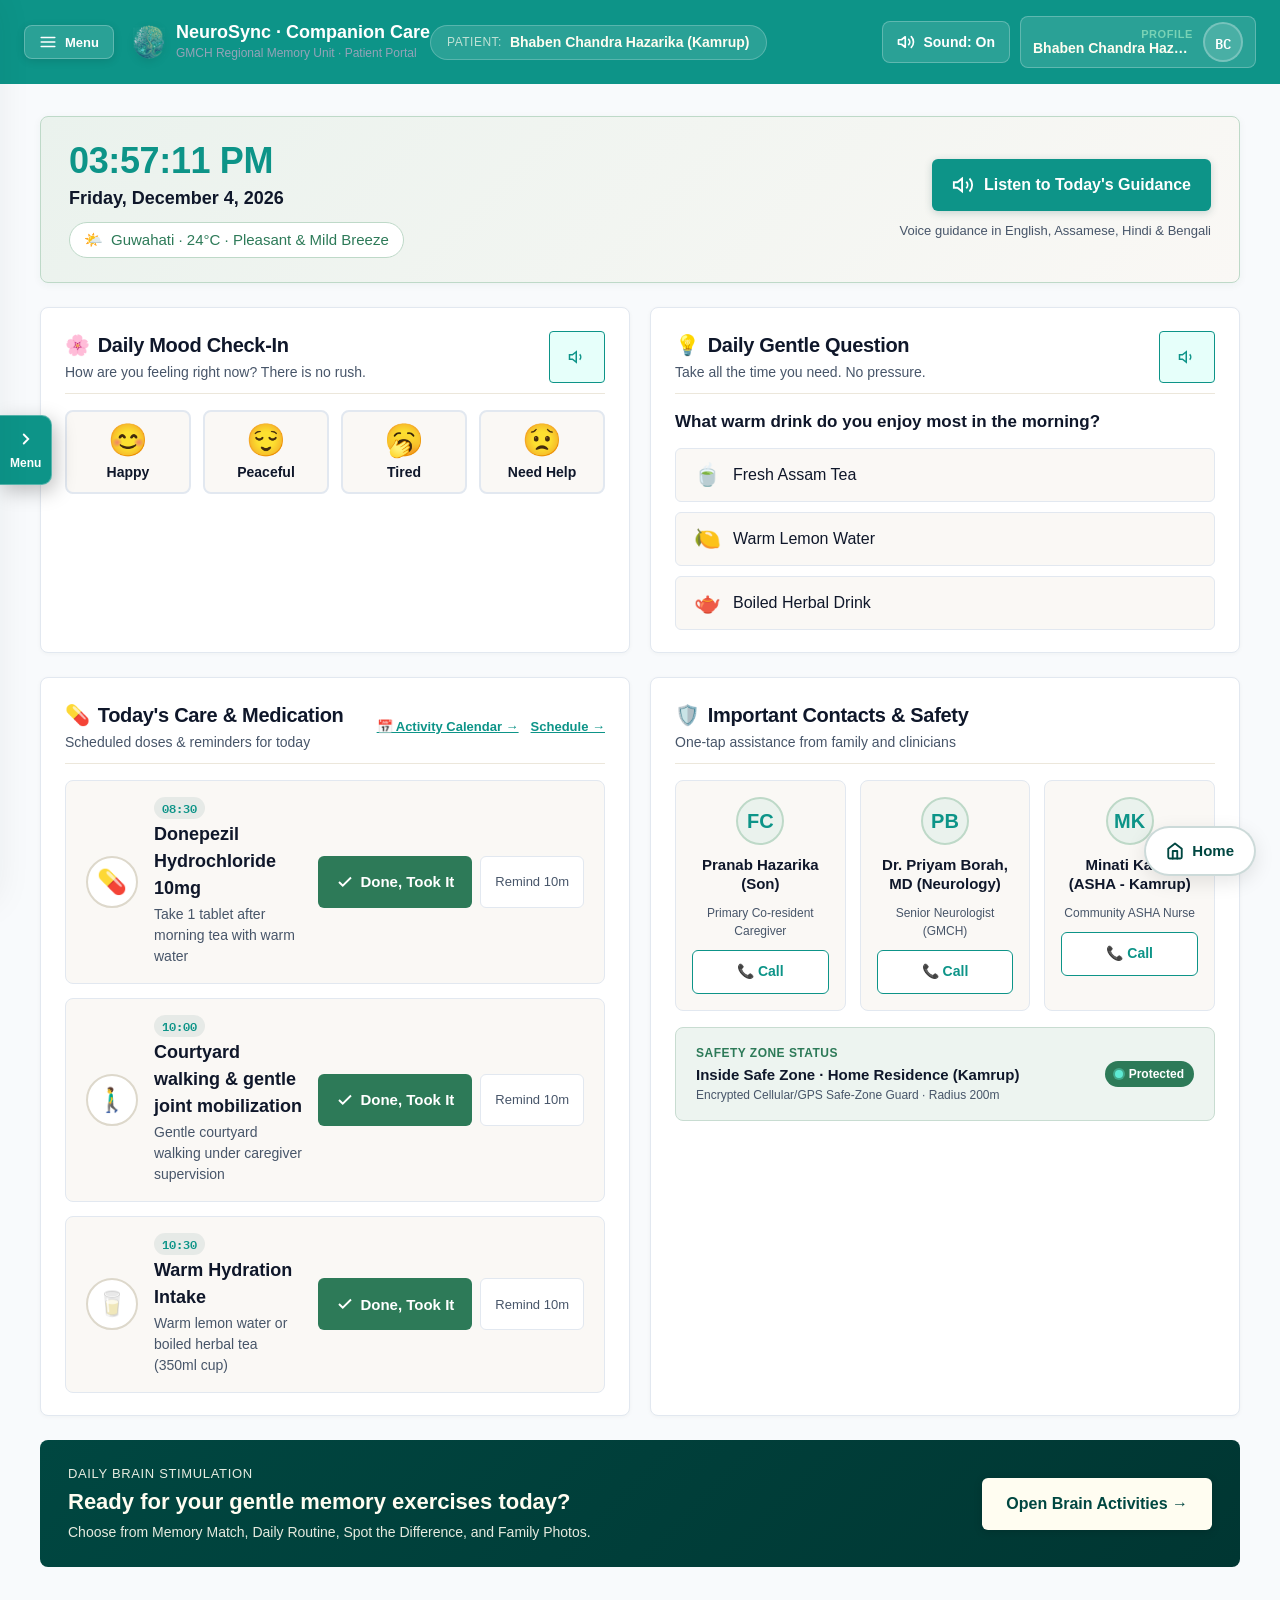
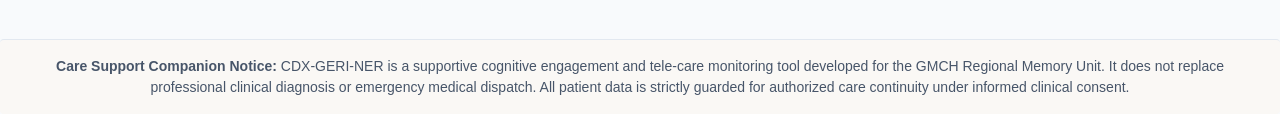
<file: games.html>
<!DOCTYPE html>
<!--
  TODO: Out of scope for this pass (reserved for future larger missions):
  1. Sound & Song Recall (requires regional audio assets & folk song recordings)
  2. Family Voice Recognition (requires recording infrastructure & clinician consent workflow)
  3. Play Together / Multiplayer Mode (requires WebSocket room orchestration & multi-touch tablet UI)
-->
<html lang="en">
<head>
  <meta charset="UTF-8">
  <meta name="viewport" content="width=device-width, initial-scale=1.0, user-scalable=no">
  <title>NeuroSync | Patient Companion &amp; Daily Cognitive Care</title>
  <meta name="description" content="Gentle cognitive engagement and daily activities for the NeuroSync Tele-Cognitive Care Network · GMCH Regional Memory Unit.">

  <link rel="icon" type="image/png" href="/assets/logo.png">
  <!-- Shared design tokens FIRST, then patient overrides -->
  <link rel="stylesheet" href="css/styles.css">
  <link rel="stylesheet" href="css/games.css">
</head>
<body>
<div class="game-shell" id="game-shell">

  <!-- ═══════════════════════════════════════════════
       PERSISTENT HEADER (CALM, CLEAN, DEMENTIA-FRIENDLY)
       ═══════════════════════════════════════════════ -->
  <header class="game-header" role="banner">
    <div class="game-header-logo">
      <button type="button" id="btn-toggle-companion-sidebar" class="btn-clinical-menu-trigger" aria-haspopup="dialog" aria-expanded="false" aria-controls="companion-sidebar" aria-label="Open Companion Navigation Menu" title="Open Companion Navigation Menu">
        <svg width="18" height="18" viewBox="0 0 24 24" fill="none" stroke="currentColor" stroke-width="2.2" stroke-linecap="round"><line x1="3" y1="12" x2="21" y2="12"/><line x1="3" y1="6" x2="21" y2="6"/><line x1="3" y1="18" x2="21" y2="18"/></svg>
        <span>Menu</span>
      </button>
      <a href="/landing.html" style="display: flex; align-items: center; gap: 10px; text-decoration: none; color: inherit;" title="NeuroSync Home">
        <!-- Official NeuroSync Emblem Image (Without Text) -->
        <img src="/assets/logo.png" alt="NeuroSync Logo" class="brand-logo-img" width="34" height="34">
        <div>
          <div class="game-header-title">NeuroSync · Companion Care</div>
          <div class="game-header-subtitle">GMCH Regional Memory Unit · Patient Portal</div>
        </div>
      </a>
    </div>

    <!-- Calm Patient Name Pill (Without Dropdown Arrow) -->
    <div class="patient-name-display-pill" id="patient-name-display-pill" title="Active Patient Profile">
      <span class="pill-label">Patient:</span>
      <span id="patient-display-name-text" class="pill-value">Loading…</span>
      <!-- Hidden select preserved for script & test compatibility -->
      <select id="game-patient-select" style="display: none;" aria-hidden="true"></select>
    </div>

    <!-- Header Actions -->
    <div style="display: flex; align-items: center; gap: 10px; margin-left: auto;">
      <!-- Mute / Unmute Audio Guidance Toggle Button -->
      <button type="button" id="btn-toggle-audio-mute" class="btn-mute-toggle" aria-label="Mute audio guidance" title="Toggle audio voice prompts" aria-pressed="false">
        <span class="mute-icon-unmuted" aria-hidden="true">
          <svg width="18" height="18" viewBox="0 0 24 24" fill="none" stroke="currentColor" stroke-width="2.2" stroke-linecap="round" stroke-linejoin="round">
            <polygon points="11 5 6 9 2 9 2 15 6 15 11 19 11 5"/>
            <path d="M19.07 4.93a10 10 0 0 1 0 14.14M15.54 8.46a5 5 0 0 1 0 7.07"/>
          </svg>
        </span>
        <span class="mute-icon-muted" aria-hidden="true" style="display: none;">
          <svg width="18" height="18" viewBox="0 0 24 24" fill="none" stroke="currentColor" stroke-width="2.2" stroke-linecap="round" stroke-linejoin="round">
            <polygon points="11 5 6 9 2 9 2 15 6 15 11 19 11 5"/>
            <line x1="23" y1="9" x2="17" y2="15"/>
            <line x1="17" y1="9" x2="23" y2="15"/>
          </svg>
        </span>
        <span class="mute-label-text" id="mute-label-text">Sound: On</span>
      </button>

      <!-- Profile Option (Renamed & Interactive to Edit Profile) -->
      <button id="btn-open-patient-profile" class="patient-profile-header-btn" aria-label="Open Patient Profile" title="Click to view and edit profile details">
        <div class="patient-profile-header-text">
          <span class="patient-profile-badge-tag">Profile</span>
          <span class="patient-profile-name" id="header-patient-name">—</span>
          <span id="header-patient-id" style="display: none;"></span>
        </div>
        <div class="patient-avatar-ring" id="header-patient-avatar">?</div>
      </button>

      <!-- Deprecated Caregiver View removed from UI (hidden div for test suite safety) -->
      <div id="btn-to-clinician-dashboard" style="display: none;" aria-hidden="true"></div>
    </div>
  </header>

  <!-- ═══════════════════════════════════════════════
       ENCOURAGEMENT TOAST
       ═══════════════════════════════════════════════ -->
  <div class="encourage-toast" id="encourage-toast" role="status" aria-live="polite"></div>

  <!-- ═══════════════════════════════════════════════
       MAIN VIEWPORT
       ═══════════════════════════════════════════════ -->
  <main class="game-main" role="main">

    <!-- ─────────────────────────────────────────────
         VIEW: PATIENT NOT FOUND
         ───────────────────────────────────────────── -->
    <div id="view-not-found" class="game-view">
      <div style="text-align:center; padding:60px 24px;">
        <svg width="64" height="64" viewBox="0 0 24 24" fill="none" stroke="var(--color-text-muted)" stroke-width="1.5" style="margin:0 auto 20px; display:block;">
          <circle cx="12" cy="12" r="10"/><path d="M12 8v4m0 4h.01"/>
        </svg>
        <h1 style="font-family:var(--font-heading); color:var(--color-brand-primary); margin-bottom:10px;">Patient ID required</h1>
        <p style="color:var(--color-text-secondary); max-width:420px; margin:0 auto; line-height:1.6;">
          Please open this page with a valid patient link, for example:<br>
          <code style="font-family:var(--font-mono); font-size:0.875rem; background:var(--color-surface-subtle); padding:4px 8px; border-radius:3px; display:inline-block; margin-top:8px;">
            /games.html?patient=NER-2024-081
          </code>
        </p>
      </div>
    </div>

    <!-- ─────────────────────────────────────────────
         VIEW 1: PATIENT TODAY DASHBOARD (PRIMARY ORIENTATION VIEW)
         Grounding, calm, large readable text, voice guidance
         ───────────────────────────────────────────── -->
    <div id="view-dashboard" class="game-view active">
      <div class="patient-dashboard-grid">

        <!-- Orientation Hero Strip: Live Clock, Date, Weather & Audio Guidance -->
        <div class="patient-orientation-card">
          <div class="orientation-time-block">
            <div class="orientation-live-clock" id="patient-live-clock" aria-live="off">--:-- --</div>
            <div class="orientation-full-date" id="patient-full-date">Loading Today's Date...</div>
            <div class="orientation-weather-chip" id="patient-weather-chip" aria-label="Current calm weather">
              <span>🌤️</span>
              <span id="patient-weather-text">Guwahati · 24°C · Pleasant &amp; Mild Breeze</span>
            </div>
          </div>
          <div class="orientation-actions">
            <button class="btn-audio-guidance" id="btn-read-today-schedule" aria-label="Listen to today's schedule and orientation">
              <svg width="22" height="22" viewBox="0 0 24 24" fill="none" stroke="currentColor" stroke-width="2">
                <polygon points="11 5 6 9 2 9 2 15 6 15 11 19 11 5"/>
                <path d="M15.54 8.46a5 5 0 0 1 0 7.07"/>
                <path d="M19.07 4.93a10 10 0 0 1 0 14.14"/>
              </svg>
              <span>Listen to Today's Guidance</span>
            </button>
            <span style="font-size: 0.8125rem; color: var(--color-text-secondary);">Voice guidance in English, Assamese, Hindi &amp; Bengali</span>
          </div>
        </div>

        <!-- 2-Column Row 1: Mood Check-In & Daily Grounding Question -->
        <div class="dashboard-sections-row">
          
          <!-- Daily Mood Check-In Card -->
          <div class="patient-card" id="card-mood-checkin">
            <div class="patient-card-header">
              <div>
                <h2 class="patient-card-title">
                  <span>🌸</span>
                  <span>Daily Mood Check-In</span>
                </h2>
                <div class="patient-card-subtitle">How are you feeling right now? There is no rush.</div>
              </div>
              <button class="btn-audio-prompt" id="btn-audio-mood" aria-label="Hear mood check-in prompt">
                <svg width="18" height="18" viewBox="0 0 24 24" fill="none" stroke="currentColor" stroke-width="2"><polygon points="11 5 6 9 2 9 2 15 6 15 11 19 11 5"/><path d="M15.54 8.46a5 5 0 0 1 0 7.07"/></svg>
              </button>
            </div>
            
            <div class="mood-buttons-grid" role="group" aria-label="Select current mood">
              <button class="btn-mood-choice" data-mood="happy" data-label="Happy &amp; Bright" aria-label="Feeling happy and bright">
                <span class="mood-emoji">😊</span>
                <span class="mood-label">Happy</span>
              </button>
              <button class="btn-mood-choice" data-mood="calm" data-label="Calm &amp; Peaceful" aria-label="Feeling calm and peaceful">
                <span class="mood-emoji">😌</span>
                <span class="mood-label">Peaceful</span>
              </button>
              <button class="btn-mood-choice" data-mood="tired" data-label="A Little Tired" aria-label="Feeling a little tired">
                <span class="mood-emoji">🥱</span>
                <span class="mood-label">Tired</span>
              </button>
              <button class="btn-mood-choice" data-mood="anxious" data-label="Need Comfort" aria-label="Need comfort or help">
                <span class="mood-emoji">😟</span>
                <span class="mood-label">Need Help</span>
              </button>
            </div>

            <div id="mood-feedback-banner" class="mood-feedback-banner" style="display: none;">
              <svg width="20" height="20" viewBox="0 0 24 24" fill="none" stroke="currentColor" stroke-width="2"><path d="M22 11.08V12a10 10 0 1 1-5.93-9.14"/><polyline points="22 4 12 14.01 9 11.01"/></svg>
              <span id="mood-feedback-text">Thank you for sharing. We're right here with you!</span>
            </div>
          </div>

          <!-- Daily Grounding Question Card -->
          <div class="patient-card" id="card-daily-question">
            <div class="patient-card-header">
              <div>
                <h2 class="patient-card-title">
                  <span>💡</span>
                  <span>Daily Gentle Question</span>
                </h2>
                <div class="patient-card-subtitle">Take all the time you need. No pressure.</div>
              </div>
              <button class="btn-audio-prompt" id="btn-audio-question" aria-label="Hear daily question aloud">
                <svg width="18" height="18" viewBox="0 0 24 24" fill="none" stroke="currentColor" stroke-width="2"><polygon points="11 5 6 9 2 9 2 15 6 15 11 19 11 5"/><path d="M15.54 8.46a5 5 0 0 1 0 7.07"/></svg>
              </button>
            </div>

            <div class="daily-question-container">
              <div class="daily-question-prompt" id="daily-question-prompt">Loading question...</div>
              <div class="daily-question-options" id="daily-question-options" role="group" aria-label="Question choices">
                <!-- Injected via JavaScript -->
              </div>
              <div id="daily-question-feedback" class="mood-feedback-banner" style="display: none; margin-top: 12px;">
                <span id="daily-question-feedback-text">Wonderful!</span>
              </div>
            </div>
          </div>

        </div>

        <!-- 2-Column Row 2: Upcoming Medications & Important Contacts / Safe Zone -->
        <div class="dashboard-sections-row">
          
          <!-- Upcoming Medications Card -->
          <div class="patient-card">
            <div class="patient-card-header">
              <div>
                <h2 class="patient-card-title">
                  <span>💊</span>
                  <span>Today's Care &amp; Medication</span>
                </h2>
                <div class="patient-card-subtitle">Scheduled doses &amp; reminders for today</div>
              </div>
              <div style="display: flex; align-items: center; gap: 12px;">
                <button id="btn-dashboard-view-calendar" class="btn-text-subtle" style="font-size: 0.8125rem; color: var(--color-brand-primary); font-weight: 600; cursor: pointer; background: none; border: none; text-decoration: underline;">
                  📅 Activity Calendar &rarr;
                </button>
                <button id="btn-dashboard-view-all-meds" class="btn-text-subtle" style="font-size: 0.8125rem; color: var(--color-brand-primary); font-weight: 600; cursor: pointer; background: none; border: none; text-decoration: underline;">
                  Schedule &rarr;
                </button>
              </div>
            </div>

            <div class="med-cards-stack" id="dashboard-meds-stack">
              <!-- Dynamically populated via _renderPatientDashboard() -->
            </div>
          </div>

          <!-- Contacts & Safety Card -->
          <div class="patient-card">
            <div class="patient-card-header">
              <div>
                <h2 class="patient-card-title">
                  <span>🛡️</span>
                  <span>Important Contacts &amp; Safety</span>
                </h2>
                <div class="patient-card-subtitle">One-tap assistance from family and clinicians</div>
              </div>
            </div>

            <div class="contacts-grid" id="patient-contacts-grid">
              <!-- Injected via JavaScript with Caregiver, Doctor, ASHA Worker -->
            </div>

            <!-- Safe-Zone Telemetry Status -->
            <div class="safezone-card" style="margin-top: 16px;">
              <div>
                <div style="font-size: 0.75rem; text-transform: uppercase; letter-spacing: 0.04em; color: #2D7A58; font-weight: 700; margin-bottom: 2px;">
                  Safety Zone Status
                </div>
                <div style="font-size: 0.9375rem; font-weight: 600; color: var(--color-text-primary);" id="dashboard-safezone-title">
                  Inside Home Residence (Kamrup)
                </div>
                <div style="font-size: 0.75rem; color: var(--color-text-secondary);" id="dashboard-safezone-meta">
                  Geo-Fence radius 200m active · Cellular telemetry encrypted for privacy
                </div>
              </div>
              <span class="safezone-status-pill">
                <span class="safezone-pulse-dot"></span>
                <span>Protected</span>
              </span>
            </div>
          </div>

        </div>

        <!-- Brain Activities Quick Launcher Banner -->
        <div class="activities-promo-banner">
          <div>
            <div style="font-size: 0.8125rem; text-transform: uppercase; letter-spacing: 0.05em; opacity: 0.9;">Daily Brain Stimulation</div>
            <div style="font-family: var(--font-heading); font-size: 1.375rem; font-weight: 600; margin-top: 2px;">
              Ready for your gentle memory exercises today?
            </div>
            <div style="font-size: 0.875rem; opacity: 0.9; margin-top: 4px;">
              Choose from Memory Match, Daily Routine, Spot the Difference, and Family Photos.
            </div>
          </div>
          <button id="btn-promo-go-activities" class="promo-btn-cta">
            <span>Open Brain Activities &rarr;</span>
          </button>
        </div>

      </div><!-- /patient-dashboard-grid -->
    </div><!-- /view-dashboard -->

    <!-- ─────────────────────────────────────────────
         VIEW 2: FULL MEDICATIONS & REMINDERS LIST
         ───────────────────────────────────────────── -->
    <div id="view-reminders" class="game-view">
      <div style="margin-bottom: 20px; display: flex; align-items: center; justify-content: space-between;">
        <div>
          <h1 style="font-family: var(--font-heading); font-size: 1.75rem; color: var(--color-text-primary);">
            Today's Care &amp; Medication Schedule
          </h1>
          <p style="color: var(--color-text-secondary); font-size: 0.9375rem; margin-top: 4px;">
            Here are all your scheduled medicines and daily care reminders. Take your time.
          </p>
        </div>
        <button id="btn-back-to-dashboard-from-rem" class="btn-take-a-break">
          <span>&larr; Back to Dashboard</span>
        </button>
      </div>

      <div class="med-cards-stack" id="full-reminders-stack">
        <!-- Injected via _renderRemindersView() -->
      </div>
    </div>

    <!-- ─────────────────────────────────────────────
         VIEW: ACTIVITY CALENDAR & DAILY HEALTH RECORDS
         ───────────────────────────────────────────── -->
    <div id="view-calendar" class="game-view">
      <div style="margin-bottom: 20px; display: flex; align-items: flex-start; justify-content: space-between; flex-wrap: wrap; gap: 12px;">
        <div>
          <div style="display: flex; align-items: center; gap: 8px; margin-bottom: 6px;">
            <span class="view-tag-chip">📅 Longitudinal Activity Log</span>
            <span class="view-tag-chip" style="background: rgba(16, 185, 129, 0.12); color: #059669; border-color: rgba(16, 185, 129, 0.25);">Auto-Syncs with Care Plan</span>
          </div>
          <h1 style="font-family: var(--font-display); font-size: 1.625rem; font-weight: 700; color: var(--color-text-primary); margin: 0; display: flex; align-items: center; gap: 10px;">
            <span>Daily Activity &amp; Care Calendar</span>
          </h1>
          <p style="color: var(--color-text-secondary); font-size: 0.9375rem; margin-top: 4px;">
            Review daily records of medicines taken, cognitive exercises completed, mood checks, and care routines.
          </p>
        </div>
        <button id="btn-back-to-dashboard-from-cal" class="btn-take-a-break">
          <span>&larr; Back to Dashboard</span>
        </button>
      </div>

      <!-- Calendar Two-Column Layout -->
      <div class="patient-calendar-layout">
        <!-- Left: Interactive Month Calendar -->
        <div class="calendar-card-panel">
          <!-- Calendar Month Navigation Controls -->
          <div class="calendar-controls-bar">
            <div class="calendar-month-display">
              <span id="cal-month-name" class="cal-month-title">September 2026</span>
            </div>
            <div class="cal-nav-buttons">
              <button type="button" id="btn-cal-prev" class="cal-btn-nav" aria-label="Previous Month">&larr; Prev</button>
              <button type="button" id="btn-cal-today" class="cal-btn-today" aria-label="Go to Today">Today</button>
              <button type="button" id="btn-cal-next" class="cal-btn-nav" aria-label="Next Month">Next &rarr;</button>
            </div>
          </div>

          <!-- Weekday Headers -->
          <div class="calendar-weekdays-row">
            <span>Sun</span>
            <span>Mon</span>
            <span>Tue</span>
            <span>Wed</span>
            <span>Thu</span>
            <span>Fri</span>
            <span>Sat</span>
          </div>

          <!-- Calendar Grid Days -->
          <div id="calendar-days-grid" class="calendar-days-grid">
            <!-- Rendered dynamically via _renderActivityCalendar() -->
          </div>

          <!-- Calendar Legend -->
          <div class="calendar-legend-bar">
            <div class="legend-item"><span class="leg-dot dot-med"></span><span>Medicines Taken</span></div>
            <div class="legend-item"><span class="leg-dot dot-game"></span><span>Brain Activity</span></div>
            <div class="legend-item"><span class="leg-dot dot-mood"></span><span>Mood Check-In</span></div>
            <div class="legend-item"><span class="leg-dot dot-routine"></span><span>Routine / Care</span></div>
          </div>
        </div>

        <!-- Right: Selected Day Inspector & Timeline -->
        <div class="calendar-day-inspector-panel">
          <div class="inspector-header">
            <div class="inspector-date-box">
              <div class="inspector-badge" id="inspector-day-badge">Selected Day</div>
              <h3 id="inspector-date-heading" class="inspector-date-heading">Today</h3>
            </div>
            <div class="inspector-tally-pill" id="inspector-tally-pill">
              <span id="inspector-tally-count">0</span> Activities
            </div>
          </div>

          <!-- Day Tally Cards -->
          <div class="inspector-stats-row">
            <div class="inspector-mini-stat">
              <span class="stat-emoji">💊</span>
              <div class="stat-info">
                <span class="stat-num" id="inspector-stat-meds">0</span>
                <span class="stat-lbl">Meds Taken</span>
              </div>
            </div>
            <div class="inspector-mini-stat">
              <span class="stat-emoji">🧠</span>
              <div class="stat-info">
                <span class="stat-num" id="inspector-stat-games">0</span>
                <span class="stat-lbl">Brain Games</span>
              </div>
            </div>
            <div class="inspector-mini-stat">
              <span class="stat-emoji">😊</span>
              <div class="stat-info">
                <span class="stat-num" id="inspector-stat-mood">0</span>
                <span class="stat-lbl">Mood Logs</span>
              </div>
            </div>
          </div>

          <!-- Timeline of Activities for that Day -->
          <div class="inspector-timeline-section">
            <div class="inspector-section-label">RECORDED ACTIVITIES FOR THIS DAY</div>
            <div id="inspector-activities-list" class="inspector-activities-list">
              <!-- Dynamically populated via _renderDayInspector() -->
            </div>
          </div>
        </div>
      </div>
    </div>

    <!-- ─────────────────────────────────────────────
         VIEW 3: BRAIN ACTIVITIES / GAMES HOME
         ───────────────────────────────────────────── -->
    <div id="view-home" class="game-view">
      <div style="margin-bottom: 16px; display: flex; align-items: center; justify-content: space-between;">
        <div>
          <div class="welcome-greeting" id="welcome-greeting">Hello!</div>
          <div class="welcome-subtitle">
            Ready for your brain exercises today? Choose one game to start.<br>
            <span style="font-size:0.875rem; color:var(--color-text-muted);">Take your time — there is no rush. Stop whenever you wish.</span>
          </div>
        </div>
        <button id="btn-back-to-dashboard-from-games" class="btn-take-a-break">
          <span>&larr; Back to Dashboard</span>
        </button>
      </div>

      <!-- Audio welcome button -->
      <div style="margin-bottom:24px;">
        <button class="btn-audio-prompt" id="btn-welcome-audio" aria-label="Hear welcome message again">
          <svg width="18" height="18" viewBox="0 0 24 24" fill="none" stroke-width="2">
            <polygon points="11 5 6 9 2 9 2 15 6 15 11 19 11 5"/>
            <path d="M15.54 8.46a5 5 0 0 1 0 7.07"/>
            <path d="M19.07 4.93a10 10 0 0 1 0 14.14"/>
          </svg>
          <span>Hear instructions</span>
        </button>
      </div>

      <!-- Active Daily Reminder Banner (One-Tap Access) -->
      <div id="home-due-reminder-banner" class="home-due-reminder-banner" role="button" tabindex="0" aria-label="Open scheduled daily reminder">
        <div class="reminder-banner-content">
          <div class="reminder-banner-icon" id="home-banner-icon">💊</div>
          <div>
            <div style="font-size: 0.6875rem; text-transform: uppercase; letter-spacing: 0.04em; color: var(--color-brand-primary); font-weight: 700;" id="home-banner-meta">Daily Care Schedule · Scheduled for 08:30 AM</div>
            <div style="font-family: var(--font-heading); font-size: 1.125rem; font-weight: 600; color: var(--color-text-primary);" id="home-banner-title">Donepezil 10mg — Morning Dose</div>
            <div style="font-size: 0.8125rem; color: var(--color-text-secondary);" id="home-banner-desc">Take 1 tablet after morning meal with warm water</div>
          </div>
        </div>
        <div class="reminder-banner-cta">
          <span>Open Reminder &rarr;</span>
        </div>
      </div>

      <!-- CST Reality Orientation Board ("Today" board) -->
      <div id="orientation-board-container"></div>

      <!-- Game selection cards -->
      <div class="game-cards-grid" id="game-cards-grid">

        <!-- Game 1: Memory Match -->
        <div class="game-card" id="card-memory" tabindex="0" role="button" aria-label="Play Memory Match">
          <div class="game-card-icon">
            <svg width="24" height="24" viewBox="0 0 24 24" fill="none" stroke-width="1.8">
              <rect x="2" y="2" width="9" height="9" rx="2"/><rect x="13" y="2" width="9" height="9" rx="2"/>
              <rect x="2" y="13" width="9" height="9" rx="2"/><rect x="13" y="13" width="9" height="9" rx="2"/>
            </svg>
          </div>
          <div class="game-card-name">Memory Match</div>
          <div class="game-card-desc">Flip cards and find matching pairs of familiar objects.</div>
          <div class="game-card-difficulty" id="diff-memory">Adapts to your level</div>
        </div>

        <!-- Game 2: Daily Routine -->
        <div class="game-card" id="card-routine" tabindex="0" role="button" aria-label="Play Daily Routine Sequencer">
          <div class="game-card-icon">
            <svg width="24" height="24" viewBox="0 0 24 24" fill="none" stroke-width="1.8">
              <path d="M8 6h13M8 12h13M8 18h13M3 6l.01 0M3 12l.01 0M3 18l.01 0"/>
            </svg>
          </div>
          <div class="game-card-name">Daily Routine</div>
          <div class="game-card-desc">Arrange the activities of a day from morning to night.</div>
          <div class="game-card-difficulty" id="diff-routine">Adapts to your level</div>
        </div>

        <!-- Game 3: Attention Spotter -->
        <div class="game-card" id="card-attention" tabindex="0" role="button" aria-label="Play Attention Spotter">
          <div class="game-card-icon">
            <svg width="24" height="24" viewBox="0 0 24 24" fill="none" stroke-width="1.8">
              <circle cx="11" cy="11" r="8"/><path d="M21 21l-4.35-4.35"/>
              <circle cx="11" cy="11" r="3"/>
            </svg>
          </div>
          <div class="game-card-name">Spot the Difference</div>
          <div class="game-card-desc">Look at two pictures and tap what is different between them.</div>
          <div class="game-card-difficulty" id="diff-attention">Adapts to your level</div>
        </div>

        <!-- Game 4: Pattern Sort -->
        <div class="game-card" id="card-pattern" tabindex="0" role="button" aria-label="Play Pattern Sort">
          <div class="game-card-icon">
            <svg width="24" height="24" viewBox="0 0 24 24" fill="none" stroke-width="1.8">
              <path d="M3 6h18M3 12h9m-9 6h6"/>
              <circle cx="18" cy="12" r="3"/><circle cx="15" cy="18" r="3"/>
            </svg>
          </div>
          <div class="game-card-name">Sort & Group</div>
          <div class="game-card-desc">Sort objects into the right groups — fruits, vegetables, and more.</div>
          <div class="game-card-difficulty" id="diff-pattern">Adapts to your level</div>
        </div>

        <!-- Game 5: Reminiscence Recall -->
        <div class="game-card" id="card-reminiscence" tabindex="0" role="button" aria-label="Play Reminiscence Recall">
          <div class="game-card-icon">
            <svg width="24" height="24" viewBox="0 0 24 24" fill="none" stroke-width="1.8">
              <path d="M20 21v-2a4 4 0 0 0-4-4H8a4 4 0 0 0-4 4v2"/>
              <circle cx="12" cy="7" r="4"/>
            </svg>
          </div>
          <div class="game-card-name">Who Is This?</div>
          <div class="game-card-desc">Look at family photos and remember who each person is.</div>
          <div class="game-card-difficulty" id="diff-reminiscence">Adapts to your level</div>
        </div>

        <!-- Game 6: Sort It Out (CST Categorization) -->
        <div class="game-card" id="card-categorize" tabindex="0" role="button" aria-label="Play Sort It Out Categorization">
          <div class="game-card-icon">
            <svg width="24" height="24" viewBox="0 0 24 24" fill="none" stroke-width="1.8">
              <rect x="3" y="3" width="7" height="7" rx="1"/><rect x="14" y="3" width="7" height="7" rx="1"/>
              <rect x="3" y="14" width="7" height="7" rx="1"/><path d="M14 17.5h7m-3.5-3.5v7"/>
            </svg>
          </div>
          <div class="game-card-name">Sort It Out</div>
          <div class="game-card-desc">Sort familiar local fruits and vegetables into the right groups.</div>
          <div class="game-card-difficulty" id="diff-categorize">Adapts to your level</div>
        </div>

      </div><!-- /game-cards-grid -->
    </div><!-- /view-home -->

    <!-- ─────────────────────────────────────────────
         VIEW: MEMORY MATCH
         ───────────────────────────────────────────── -->
    <div id="view-memory" class="game-view">
      <div class="ingame-topbar">
        <div>
          <div class="ingame-title">Memory Match</div>
          <div class="ingame-instructions">Tap two cards to flip them. Find all the matching pairs.</div>
        </div>
        <button class="btn-back-home" id="back-home-memory" aria-label="Return to game menu">
          <svg width="16" height="16" viewBox="0 0 24 24" fill="none" stroke-width="2"><path d="M19 12H5M12 5l-7 7 7 7"/></svg>
          Games Menu
        </button>
      </div>

      <div class="d-flex align-center" style="gap:12px; margin-bottom:8px;">
        <button class="btn-audio-prompt" onclick="GameAudio.speak('memoryMatch')" style="font-size:0.8125rem; padding:8px 14px; min-height:40px;">
          <svg width="14" height="14" viewBox="0 0 24 24" fill="none" stroke-width="2">
            <polygon points="11 5 6 9 2 9 2 15 6 15 11 19 11 5"/><path d="M15.54 8.46a5 5 0 0 1 0 7.07"/>
          </svg>
          Hear instructions
        </button>
      </div>

      <div class="soft-progress-container">
        <div class="soft-progress-track">
          <div class="soft-progress-fill" id="memory-progress-fill"></div>
        </div>
        <div class="soft-progress-label" id="memory-progress-label">0 pairs found</div>
      </div>

      <div class="memory-grid" id="memory-grid" role="list" aria-label="Memory card grid"
           style="margin: 16px auto;"></div>
    </div>

    <!-- ─────────────────────────────────────────────
         VIEW: DAILY ROUTINE SEQUENCER
         ───────────────────────────────────────────── -->
    <div id="view-routine" class="game-view">
      <div class="ingame-topbar">
        <div>
          <div class="ingame-title">Daily Routine</div>
          <div class="ingame-instructions">Tap a card, then tap the step number where it belongs.</div>
        </div>
        <button class="btn-back-home" id="back-home-routine">
          <svg width="16" height="16" viewBox="0 0 24 24" fill="none" stroke-width="2"><path d="M19 12H5M12 5l-7 7 7 7"/></svg>
          Games Menu
        </button>
      </div>

      <div class="d-flex align-center" style="gap:12px; margin-bottom:12px;">
        <button class="btn-audio-prompt" onclick="GameAudio.speak('routine')" style="font-size:0.8125rem; padding:8px 14px; min-height:40px;">
          <svg width="14" height="14" viewBox="0 0 24 24" fill="none" stroke-width="2">
            <polygon points="11 5 6 9 2 9 2 15 6 15 11 19 11 5"/><path d="M15.54 8.46a5 5 0 0 1 0 7.07"/>
          </svg>
          Hear instructions
        </button>
      </div>

      <div class="soft-progress-container">
        <div class="soft-progress-track">
          <div class="soft-progress-fill" id="routine-progress-fill"></div>
        </div>
        <div class="soft-progress-label" id="routine-progress-label">0 placed</div>
      </div>

      <div class="section-label" style="margin-top:16px;">Choose a card from here…</div>
      <div class="routine-bank" id="routine-bank" role="list" aria-label="Activity cards to place"></div>

      <div class="section-label" style="margin-top:16px;">…and place it in the right step below</div>
      <div class="routine-slots" id="routine-slots" role="list" aria-label="Step sequence slots"></div>

      <div style="margin-top:20px;">
        <button class="btn-game-primary" id="btn-routine-submit" style="display:none;">
          Check My Answers
        </button>
      </div>
    </div>

    <!-- ─────────────────────────────────────────────
         VIEW: ATTENTION SPOTTER
         ───────────────────────────────────────────── -->
    <div id="view-attention" class="game-view">
      <div class="ingame-topbar">
        <div>
          <div class="ingame-title">Spot the Difference</div>
          <div class="ingame-instructions">Look carefully at both pictures. Tap on the right-hand picture where something looks different.</div>
        </div>
        <button class="btn-back-home" id="back-home-attention">
          <svg width="16" height="16" viewBox="0 0 24 24" fill="none" stroke-width="2"><path d="M19 12H5M12 5l-7 7 7 7"/></svg>
          Games Menu
        </button>
      </div>

      <div class="d-flex align-center" style="gap:12px; margin-bottom:12px;">
        <button class="btn-audio-prompt" onclick="GameAudio.speak('attention')" style="font-size:0.8125rem; padding:8px 14px; min-height:40px;">
          <svg width="14" height="14" viewBox="0 0 24 24" fill="none" stroke-width="2">
            <polygon points="11 5 6 9 2 9 2 15 6 15 11 19 11 5"/><path d="M15.54 8.46a5 5 0 0 1 0 7.07"/>
          </svg>
          Hear instructions
        </button>
      </div>

      <div class="soft-progress-container">
        <div class="soft-progress-track">
          <div class="soft-progress-fill" id="attention-progress-fill"></div>
        </div>
        <div class="soft-progress-label" id="attention-progress-label">0 found</div>
      </div>

      <div class="attention-scenes-wrap" id="attention-scenes-wrap"
           aria-label="Two scenes to compare"></div>

      <p style="font-size:0.8125rem; color:var(--color-text-muted); margin-top:12px; text-align:center;">
        Tap on the <strong>right picture</strong> where you see a difference.
      </p>
    </div>

    <!-- ─────────────────────────────────────────────
         VIEW: PATTERN SORT
         ───────────────────────────────────────────── -->
    <div id="view-pattern" class="game-view">
      <div class="ingame-topbar">
        <div>
          <div class="ingame-title">Sort &amp; Group</div>
          <div class="ingame-instructions" id="sort-question">Sort each item into the correct group.</div>
        </div>
        <button class="btn-back-home" id="back-home-pattern">
          <svg width="16" height="16" viewBox="0 0 24 24" fill="none" stroke-width="2"><path d="M19 12H5M12 5l-7 7 7 7"/></svg>
          Games Menu
        </button>
      </div>

      <div class="d-flex align-center" style="gap:12px; margin-bottom:12px;">
        <button class="btn-audio-prompt" onclick="GameAudio.speak('pattern')" style="font-size:0.8125rem; padding:8px 14px; min-height:40px;">
          <svg width="14" height="14" viewBox="0 0 24 24" fill="none" stroke-width="2">
            <polygon points="11 5 6 9 2 9 2 15 6 15 11 19 11 5"/><path d="M15.54 8.46a5 5 0 0 1 0 7.07"/>
          </svg>
          Hear instructions
        </button>
      </div>

      <div class="soft-progress-container">
        <div class="soft-progress-track">
          <div class="soft-progress-fill" id="pattern-progress-fill"></div>
        </div>
        <div class="soft-progress-label" id="pattern-progress-label">0 sorted</div>
      </div>

      <div class="sort-arena" style="margin-top:16px;">
        <div class="sort-object-stage" id="sort-object-stage" aria-live="polite">
          <!-- Current object injected by JS -->
        </div>
        <div class="sort-feedback" id="sort-feedback"></div>
        <div class="sort-buckets" id="sort-buckets">
          <!-- Category buttons injected by JS -->
        </div>
      </div>
    </div>

    <!-- ─────────────────────────────────────────────
         VIEW: REMINISCENCE RECALL
         ───────────────────────────────────────────── -->
    <div id="view-reminiscence" class="game-view">
      <div class="ingame-topbar">
        <div>
          <div class="ingame-title">Who Is This?</div>
          <div class="ingame-instructions">Look at the photo and choose who it is. Take your time.</div>
        </div>
        <button class="btn-back-home" id="back-home-reminiscence">
          <svg width="16" height="16" viewBox="0 0 24 24" fill="none" stroke-width="2"><path d="M19 12H5M12 5l-7 7 7 7"/></svg>
          Games Menu
        </button>
      </div>

      <div class="d-flex align-center" style="gap:12px; margin-bottom:16px;">
        <button class="btn-audio-prompt" onclick="GameAudio.speak('reminiscence')" style="font-size:0.8125rem; padding:8px 14px; min-height:40px;">
          <svg width="14" height="14" viewBox="0 0 24 24" fill="none" stroke-width="2">
            <polygon points="11 5 6 9 2 9 2 15 6 15 11 19 11 5"/><path d="M15.54 8.46a5 5 0 0 1 0 7.07"/>
          </svg>
          Hear instructions
        </button>
      </div>

      <div class="soft-progress-container">
        <div class="soft-progress-track">
          <div class="soft-progress-fill" id="reminiscence-progress-fill"></div>
        </div>
        <div class="soft-progress-label" id="reminiscence-progress-label">0 / 5</div>
      </div>

      <div style="text-align:center; margin-top:20px;">
        <div class="reminiscence-photo-frame" id="reminiscence-avatar" aria-live="polite">
          <!-- SVG avatar injected by JS -->
        </div>
        <div class="reminiscence-question" id="reminiscence-question">Who is this person?</div>
        <div class="reminiscence-prompt" id="reminiscence-prompt">Look carefully…</div>
        <div class="reminiscence-choices" id="reminiscence-choices" role="group" aria-label="Name choices">
          <!-- Buttons injected by JS -->
        </div>
      </div>
    </div>

    <!-- ─────────────────────────────────────────────
         VIEW: SORT IT OUT (CST CATEGORIZATION)
         ───────────────────────────────────────────── -->
    <div id="view-categorize" class="game-view">
      <div class="ingame-topbar">
        <div>
          <div class="ingame-title">Sort It Out</div>
          <div class="ingame-instructions" id="categorize-question">Sort each item into fruits or vegetables.</div>
        </div>
        <button class="btn-back-home" id="back-home-categorize" aria-label="Return to game menu">
          <svg width="16" height="16" viewBox="0 0 24 24" fill="none" stroke-width="2"><path d="M19 12H5M12 5l-7 7 7 7"/></svg>
          Games Menu
        </button>
      </div>

      <div class="d-flex align-center" style="gap:12px; margin-bottom:12px;">
        <button class="btn-audio-prompt" onclick="GameAudio.speakRaw('Sort each item into fruits or vegetables. Take all your time.')" style="font-size:0.8125rem; padding:8px 14px; min-height:40px;">
          <svg width="14" height="14" viewBox="0 0 24 24" fill="none" stroke-width="2">
            <polygon points="11 5 6 9 2 9 2 15 6 15 11 19 11 5"/><path d="M15.54 8.46a5 5 0 0 1 0 7.07"/>
          </svg>
          Hear instructions
        </button>
      </div>

      <div class="soft-progress-container">
        <div class="soft-progress-track">
          <div class="soft-progress-fill" id="categorize-progress-fill"></div>
        </div>
        <div class="soft-progress-label" id="categorize-progress-label">0 sorted</div>
      </div>

      <div class="sort-arena" style="margin-top:16px;">
        <div class="sort-object-stage" id="categorize-object-stage" aria-live="polite"></div>
        <div class="sort-feedback" id="categorize-feedback"></div>
        <div class="sort-buckets" id="categorize-buckets"></div>
      </div>
    </div>

    <!-- ─────────────────────────────────────────────
         VIEW: END SCREEN (session complete)
         ───────────────────────────────────────────── -->
    <div id="view-end" class="game-view">
      <div class="result-panel">
        <div class="result-star-row" aria-hidden="true">
          <svg class="result-star" viewBox="0 0 24 24" fill="var(--status-attention)">
            <path d="M12 2l3.09 6.26L22 9.27l-5 4.87 1.18 6.88L12 17.77l-6.18 3.25L7 14.14 2 9.27l6.91-1.01L12 2z"/>
          </svg>
          <svg class="result-star" viewBox="0 0 24 24" fill="var(--status-attention)">
            <path d="M12 2l3.09 6.26L22 9.27l-5 4.87 1.18 6.88L12 17.77l-6.18 3.25L7 14.14 2 9.27l6.91-1.01L12 2z"/>
          </svg>
          <svg class="result-star" viewBox="0 0 24 24" fill="var(--status-attention)">
            <path d="M12 2l3.09 6.26L22 9.27l-5 4.87 1.18 6.88L12 17.77l-6.18 3.25L7 14.14 2 9.27l6.91-1.01L12 2z"/>
          </svg>
        </div>
        <div class="result-heading" id="end-heading">Well played today!</div>
        <p id="end-subtext" style="font-size:0.9375rem; color:var(--color-text-secondary); margin-bottom:4px; line-height:1.5;">
          You did a wonderful job. Your progress has been saved for your doctor.
        </p>

        <ul class="result-summary-list" id="end-summary-list">
          <!-- Injected by JS -->
        </ul>

        <div style="display:flex; gap:12px; justify-content:center; flex-wrap:wrap; margin-top:8px;">
          <button class="btn-game-primary" id="btn-play-another">
            <svg width="18" height="18" viewBox="0 0 24 24" fill="none" stroke-width="2">
              <polyline points="1 4 1 10 7 10"/><path d="M3.51 15a9 9 0 1 0 .49-4"/>
            </svg>
            Play Another Game
          </button>
          <button class="btn-back-home" id="btn-done-today" style="min-height:60px; font-size:1rem;">
            I'm done for today
          </button>
        </div>
      </div>
    </div><!-- /view-end -->

    <!-- ─────────────────────────────────────────────
         VIEW: GOODBYE
         ───────────────────────────────────────────── -->
    <div id="view-goodbye" class="game-view">
      <div style="text-align:center; padding:60px 24px; max-width:480px; margin:0 auto;">
        <svg width="72" height="72" viewBox="0 0 24 24" fill="none" stroke="var(--status-stable)" stroke-width="1.5"
             style="margin:0 auto 24px; display:block;">
          <path d="M22 11.08V12a10 10 0 1 1-5.93-9.14"/>
          <polyline points="22 4 12 14.01 9 11.01"/>
        </svg>
        <div class="welcome-greeting" style="font-size:1.75rem;">Great work today!</div>
        <p style="font-size:1rem; color:var(--color-text-secondary); margin-top:12px; line-height:1.6;">
          Your session has been saved. Your doctor will review your progress.<br><br>
          Rest well. See you next time!
        </p>
        <div style="margin-top:32px; font-size:0.8125rem; color:var(--color-text-muted);">
          You can close this page now.
        </div>
      </div>
    </div>

  </main><!-- /game-main -->

  <!-- ═══════════════════════════════════════════════
       PATIENT REMINDER & ADHERENCE INTERSTITIAL
       Large visual item, audio prompt, 72px touch target
       ═══════════════════════════════════════════════ -->
  <div id="patient-reminder-interstitial" class="patient-reminder-overlay" style="display: none;" role="dialog" aria-modal="true" aria-labelledby="rem-modal-title">
    <div class="patient-reminder-card">
      <!-- Audio Narration Button -->
      <button class="reminder-audio-btn" id="btn-reminder-audio" aria-label="Listen to reminder instructions aloud">
        <svg width="20" height="20" viewBox="0 0 24 24" fill="none" stroke-width="2">
          <polygon points="11 5 6 9 2 9 2 15 6 15 11 19 11 5"/>
          <path d="M15.54 8.46a5 5 0 0 1 0 7.07"/>
          <path d="M19.07 4.93a10 10 0 0 1 0 14.14"/>
        </svg>
        <span id="reminder-audio-btn-label">Listen Aloud (Audio Prompt)</span>
      </button>

      <!-- Realistic Visual Item Display -->
      <div class="reminder-visual-stage" id="reminder-visual-stage">
        <div class="patient-pill-item-large" id="reminder-pill-graphic">
          <span class="pill-text-primary" id="reminder-pill-label">DNP</span>
          <span class="pill-text-dosage" id="reminder-pill-dose">10mg</span>
        </div>
      </div>

      <!-- Reminder Context & Instructions -->
      <div class="reminder-meta-tag" id="reminder-meta-tag">Morning Medicine · 08:30 AM</div>
      <h2 class="reminder-title-text" id="rem-modal-title">Donepezil 10mg</h2>
      <p class="reminder-instructions-text" id="reminder-instructions-text">
        Take 1 tablet after your morning meal with a glass of warm water.
      </p>
      <div class="reminder-doctor-prescription-tag" id="reminder-doctor-tag">
        Prescribed by Dr. Priyam Borah (GMCH Memory Clinic) · Bedside Pillbox
      </div>

      <!-- 72px Touch Target Primary Acknowledgment -->
      <button class="btn-reminder-done" id="btn-reminder-done" aria-label="Mark as taken">
        <svg width="28" height="28" viewBox="0 0 24 24" fill="none" stroke="currentColor" stroke-width="2.5" stroke-linecap="round" stroke-linejoin="round">
          <polyline points="20 6 9 17 4 12"/>
        </svg>
        <span id="btn-reminder-done-text">Done, I Took It</span>
      </button>

      <!-- Secondary Gentle Snooze / Silent Dismissal -->
      <button class="btn-reminder-snooze" id="btn-reminder-snooze" aria-label="Close or remind later">
        Remind Me in 10 Minutes
      </button>
    </div>
  </div>

  <!-- ═══════════════════════════════════════════════
       EMERGENCY HELP / SOS MODAL (2-STEP ACCIDENTAL TRIGGER PROTECTED)
       ═══════════════════════════════════════════════ -->
  <div id="modal-emergency-sos" class="emergency-modal-overlay" style="display: none;" role="dialog" aria-modal="true" aria-labelledby="sos-modal-title">
    <div class="emergency-modal-card">
      <div class="sos-icon-large" aria-hidden="true">🚨</div>
      <h2 class="sos-title" id="sos-modal-title">Emergency Assistance</h2>
      <p class="sos-desc" id="sos-modal-desc">
        Do you need immediate help? Pressing the button below will dispatch an urgent tele-alert with your location to your caregiver <strong id="sos-caregiver-name">Pranab Hazarika</strong> and the GMCH Memory Unit.
      </p>

      <div class="sos-countdown-bar-wrap" id="sos-countdown-wrap" style="display: none;">
        <div class="sos-countdown-bar" id="sos-countdown-bar"></div>
      </div>

      <div id="sos-status-message" class="mood-feedback-banner" style="display: none; margin-bottom: 16px; background: #FFF2F0; border-color: #E8C8C5; color: #9E382B;">
        <span id="sos-status-text">Dispatching emergency alert...</span>
      </div>

      <div class="sos-actions-stack">
        <button id="btn-confirm-sos" class="btn-confirm-sos" aria-label="Confirm emergency help dispatch">
          <svg width="24" height="24" viewBox="0 0 24 24" fill="none" stroke="currentColor" stroke-width="2.5"><path d="M12 22s8-4 8-10V5l-8-3-8 3v7c0 6 8 10 8 10z"/></svg>
          <span id="btn-confirm-sos-text">Yes, Send Help to Caregiver</span>
        </button>

        <button id="btn-cancel-sos" class="btn-cancel-sos" aria-label="Cancel emergency help">
          <span>I Am Okay — Cancel</span>
        </button>
      </div>

      <!-- Direct Phone Helpline Links -->
      <div class="sos-phone-links-row">
        <span>Direct Calls:</span>
        <a href="tel:9435012890" id="sos-caregiver-phone-link">📞 Call Caregiver</a>
        <a href="tel:112">🚨 National Emergency (112)</a>
        <a href="tel:108">🚑 Medical Ambulance (108)</a>
      </div>
    </div>
  </div>

  <!-- ═══════════════════════════════════════════════
       PATIENT COMPANION NAVIGATION DRAWER (LEFT SLIDING BAR) & BACKDROP
       Matches Clinician EHR sidebar design and layout
       ═══════════════════════════════════════════════ -->
  <div class="companion-sidebar-overlay" id="companion-sidebar-overlay" aria-hidden="true"></div>

  <aside class="companion-sidebar sidebar" id="companion-sidebar" role="dialog" aria-modal="true" aria-label="Companion Navigation Drawer" aria-hidden="true">
    <div class="clinician-sidebar-header">
      <div class="clinician-sidebar-brand">
        <div class="hospital-icon-box" aria-hidden="true" style="width: 36px; height: 36px; background: transparent; border: none;">
          <!-- Official NeuroSync Emblem Image (Without Text) -->
          <img src="/assets/logo.png" alt="NeuroSync Logo" class="brand-logo-img" width="36" height="36">
        </div>
        <div class="label">
          <div class="clinician-sidebar-title">NeuroSync</div>
          <div class="clinician-sidebar-sub">Patient Companion · GMCH Memory Unit</div>
        </div>
      </div>
      <button type="button" id="btn-collapse-sidebar" class="btn-sidebar-collapse" aria-label="Close Navigation Menu" title="Close Menu (Esc)">
        <svg class="lucide" width="16" height="16" viewBox="0 0 24 24" fill="none" stroke="currentColor" stroke-width="2.5"><line x1="18" y1="6" x2="6" y2="18"/><line x1="6" y1="6" x2="18" y2="18"/></svg>
      </button>
    </div>

    <!-- Companion Views Navigation -->
    <nav class="clinician-sidebar-nav" aria-label="Companion Primary Navigation">
      <div class="sidebar-section-title label">COMPANION CARE VIEWS</div>

      <ul class="nav" id="patient-nav-list">
        <li class="indicator" aria-hidden="true"></li>
        <li>
          <button type="button" id="nav-btn-dashboard" class="sidebar-nav-btn sidebar-nav-item nav-link active" aria-current="page">
            <div class="nav-item-icon-box">
              <svg width="18" height="18" viewBox="0 0 24 24" fill="none" stroke="currentColor" stroke-width="2"><path d="M3 9l9-7 9 7v11a2 2 0 0 1-2 2H5a2 2 0 0 1-2-2z"/><polyline points="9 22 9 12 15 12 15 22"/></svg>
            </div>
            <div class="sidebar-nav-info nav-item-content label">
              <span class="sidebar-nav-title nav-item-title">Today's Dashboard</span>
              <span class="sidebar-nav-desc nav-item-desc">Daily orientation, clock &amp; tasks</span>
            </div>
            <span class="nav-item-badge label">Active</span>
          </button>
        </li>

        <li>
          <button type="button" id="nav-btn-reminders" class="sidebar-nav-btn sidebar-nav-item nav-link">
            <div class="nav-item-icon-box">
              <svg width="18" height="18" viewBox="0 0 24 24" fill="none" stroke="currentColor" stroke-width="2"><path d="m10.5 20.5 10-10a4.95 4.95 0 1 0-7-7l-10 10a4.95 4.95 0 1 0 7 7Z"/><path d="m8.5 8.5 7 7"/></svg>
            </div>
            <div class="sidebar-nav-info nav-item-content label">
              <span class="sidebar-nav-title nav-item-title">Daily Medicines</span>
              <span class="sidebar-nav-desc nav-item-desc">Prescription times &amp; routine</span>
            </div>
            <span class="nav-item-badge label">Active</span>
          </button>
        </li>

        <li>
          <button type="button" id="nav-btn-activities" class="sidebar-nav-btn sidebar-nav-item nav-link">
            <div class="nav-item-icon-box">
              <svg width="18" height="18" viewBox="0 0 24 24" fill="none" stroke="currentColor" stroke-width="2"><path d="M21 16V8a2 2 0 0 0-1-1.73l-7-4a2 2 0 0 0-2 0l-7 4A2 2 0 0 0 3 8v8a2 2 0 0 0 1 1.73l7 4a2 2 0 0 0 2 0l7-4A2 2 0 0 0 21 16z"/><polyline points="3.27 6.96 12 12.01 20.73 6.96"/><line x1="12" y1="22.08" x2="12" y2="12"/></svg>
            </div>
            <div class="sidebar-nav-info nav-item-content label">
              <span class="sidebar-nav-title nav-item-title">Brain Activities</span>
              <span class="sidebar-nav-desc nav-item-desc">Memory, attention &amp; puzzles</span>
            </div>
            <span class="nav-item-badge label">Active</span>
          </button>
        </li>

        <li>
          <button type="button" id="nav-btn-calendar" class="sidebar-nav-btn sidebar-nav-item nav-link" data-view="calendar">
            <div class="nav-item-icon-box">
              <svg width="18" height="18" viewBox="0 0 24 24" fill="none" stroke="currentColor" stroke-width="2"><rect x="3" y="4" width="18" height="18" rx="2" ry="2"/><line x1="16" y1="2" x2="16" y2="6"/><line x1="8" y1="2" x2="8" y2="6"/><line x1="3" y1="10" x2="21" y2="10"/><path d="M8 14h.01"/><path d="M12 14h.01"/><path d="M16 14h.01"/><path d="M8 18h.01"/><path d="M12 18h.01"/></svg>
            </div>
            <div class="sidebar-nav-info nav-item-content label">
              <span class="sidebar-nav-title nav-item-title">Activity Calendar</span>
              <span class="sidebar-nav-desc nav-item-desc">Daily history &amp; health records</span>
            </div>
            <span class="nav-item-badge label">Records</span>
          </button>
        </li>

        <!-- Audio Guidance Mute Option in Drawer -->
        <li>
          <button type="button" id="sidebar-btn-mute" class="sidebar-nav-btn sidebar-nav-item nav-link" aria-label="Toggle Audio Sound">
            <div class="nav-item-icon-box">
              <span id="sidebar-mute-icon" style="font-size: 1.1rem;">🔊</span>
            </div>
            <div class="sidebar-nav-info nav-item-content label">
              <span class="sidebar-nav-title nav-item-title" id="sidebar-mute-title">Audio Guidance</span>
              <span class="sidebar-nav-desc nav-item-desc" id="sidebar-mute-desc">Sound is currently on</span>
            </div>
            <span class="nav-item-badge label" id="sidebar-mute-badge" style="background: rgba(16, 185, 129, 0.15); color: #059669;">On</span>
          </button>
        </li>
      </ul>
    </nav>

    <!-- Emergency Help in Sidebar & Quick Profile Card & Portal Switcher Footer -->
    <div class="clinician-sidebar-footer">
      <button id="btn-patient-sos" class="sidebar-sos-btn" aria-haspopup="dialog" aria-label="Open emergency assistance help">
        <span style="font-size: 1.3rem;">🚨</span>
        <div style="text-align: left;">
          <div style="font-weight: 700; font-size: 0.9rem;">Emergency Help (SOS)</div>
          <div style="font-size: 0.72rem; opacity: 0.85;">Dispatches alert to your caregiver</div>
        </div>
      </button>

      <div class="sidebar-patient-quick-card">
        <div class="quick-card-label">Active Patient Profile</div>
        <div class="quick-card-name" id="sidebar-patient-name">—</div>
        <div class="quick-card-loc" id="sidebar-patient-district">—</div>
        <button id="btn-sidebar-open-profile" class="btn-sidebar-edit-profile">✏️ Edit Profile</button>
      </div>

      <div class="sidebar-registry-badge">
        <div class="badge-dot-live"></div>
        <div>
          <div class="badge-title">NER Registry Node 03 · Guwahati</div>
          <div class="badge-sub">DISHA &amp; DPDP Act 2026 Compliant</div>
        </div>
      </div>
    </div>
  </aside>

  <!-- Floating Edge Button to Open Sidebar when collapsed (Left side, matching doctor's) -->
  <button type="button" id="btn-float-open-sidebar" class="btn-float-open-sidebar" aria-label="Open Navigation Menu" title="Open Navigation Menu">
    <svg width="18" height="18" viewBox="0 0 24 24" fill="none" stroke="currentColor" stroke-width="2.5" stroke-linecap="round">
      <polyline points="9 18 15 12 9 6"/>
    </svg>
    <span>Menu</span>
  </button>

  <!-- ═══════════════════════════════════════════════
       PATIENT PROFILE MODAL (VIEW & EDIT PROFILE)
       ═══════════════════════════════════════════════ -->
  <div class="profile-modal-backdrop" id="modal-patient-profile" role="dialog" aria-modal="true" aria-labelledby="profile-modal-title" style="display: none;">
    <div class="profile-modal-card">
      <div class="profile-modal-header">
        <div style="display: flex; align-items: center; gap: 14px;">
          <div class="profile-modal-avatar" id="modal-profile-avatar">?</div>
          <div>
            <h2 id="profile-modal-title" class="profile-modal-title">Patient Profile</h2>
            <p class="profile-modal-subtitle">Personal details &amp; calming grounding anchors</p>
          </div>
        </div>
        <button type="button" id="btn-close-patient-profile" class="btn-profile-close" aria-label="Close Profile">✕</button>
      </div>

      <form id="form-patient-profile" class="profile-modal-form" onsubmit="return false;">
        <div class="profile-form-grid">
          <!-- Patient Name -->
          <div class="profile-form-group col-span-2">
            <label for="prof-input-name" class="profile-field-label">Patient Full Name *</label>
            <input type="text" id="prof-input-name" class="profile-input" required placeholder="e.g. Bhaben Chandra Hazarika" autocomplete="name" />
          </div>

          <!-- Age -->
          <div class="profile-form-group">
            <label for="prof-input-age" class="profile-field-label">Age (Years)</label>
            <input type="number" id="prof-input-age" class="profile-input" min="1" max="120" placeholder="e.g. 74" />
          </div>

          <!-- Gender -->
          <div class="profile-form-group">
            <label for="prof-select-gender" class="profile-field-label">Gender</label>
            <select id="prof-select-gender" class="profile-input">
              <option value="Male">Male</option>
              <option value="Female">Female</option>
              <option value="Other">Other / Prefer not to say</option>
            </select>
          </div>

          <!-- Address / District -->
          <div class="profile-form-group col-span-2">
            <label for="prof-input-address" class="profile-field-label">Address / Village / District</label>
            <input type="text" id="prof-input-address" class="profile-input" placeholder="e.g. Kamrup (Assam)" />
          </div>

          <!-- Favorite Number (Calming Memory Anchor) -->
          <div class="profile-form-group">
            <label for="prof-input-fav-number" class="profile-field-label">
              Favorite Number
              <span class="field-hint">(Memory Anchor)</span>
            </label>
            <input type="number" id="prof-input-fav-number" class="profile-input" placeholder="e.g. 7" />
          </div>

          <!-- Emergency Caregiver Phone -->
          <div class="profile-form-group">
            <label for="prof-input-phone" class="profile-field-label">Emergency / Caregiver Phone</label>
            <input type="tel" id="prof-input-phone" class="profile-input" placeholder="+91 94350-12890" />
          </div>
        </div>

        <div class="profile-modal-actions">
          <button type="button" id="btn-cancel-patient-profile" class="btn-profile-cancel">Cancel</button>
          <button type="submit" id="btn-save-patient-profile" class="btn-profile-save">
            <span>💾 Save Profile</span>
          </button>
        </div>
      </form>
    </div>
  </div>

  <!-- Medical Disclaimer & Legal Support Notice Footer -->
  <footer class="patient-disclaimer-footer" role="contentinfo">
    <p>
      <strong>Care Support Companion Notice:</strong> CDX-GERI-NER is a supportive cognitive engagement and tele-care monitoring tool developed for the GMCH Regional Memory Unit. It does not replace professional clinical diagnosis or emergency medical dispatch. All patient data is strictly guarded for authorized care continuity under informed clinical consent.
    </p>
  </footer>

</div><!-- /game-shell -->

<!-- ═══════════════════════════════════════════════
     SCRIPTS — ORDER MATTERS
     ═══════════════════════════════════════════════ -->
<script src="js/data.js"></script>
<script src="js/ai-detection.js"></script>
<script src="js/games-data.js"></script>
<script src="js/game-orientation.js"></script>
<script src="js/game-memory.js"></script>
<script src="js/game-routine.js"></script>
<script src="js/game-attention.js"></script>
<script src="js/game-pattern.js"></script>
<script src="js/game-categorize.js"></script>
<script src="js/game-reminiscence.js"></script>

<script>
/* ============================================================
   GameApp — Main orchestrator: routing, UI, encouragement
   ============================================================ */
const GameApp = {
  patientId: null,
  patient: null,
  _activeReminder: null,
  _activeView: "view-not-found",
  _toastTimer: null,
  _clockInterval: null,
  _sosCountdownTimer: null,

  init() {
    const params = new URLSearchParams(window.location.search);
    const isEmbed = params.get("embed") === "1";
    if (isEmbed) {
      document.body.classList.add("is-embedded");
      const btnToClinician = document.getElementById("btn-to-clinician-dashboard");
      if (btnToClinician) btnToClinician.style.display = "none";
    }

    // Default to first patient if none specified
    const defaultPatientId = (typeof CLINICAL_DATA !== "undefined" && CLINICAL_DATA.patients && CLINICAL_DATA.patients.length > 0)
      ? CLINICAL_DATA.patients[0].id
      : "NER-2024-081";

    this.patientId = params.get("patient") || params.get("id") || defaultPatientId;

    if (typeof CLINICAL_DATA === "undefined") {
      this._showView("view-not-found");
      return;
    }

    this.patient = CLINICAL_DATA.patients.find(p => p.id === this.patientId);
    if (!this.patient) {
      this.patient = CLINICAL_DATA.patients[0];
      this.patientId = this.patient.id;
    }

    // Restore any personalized profile edits (Name, Age, Gender, Address, Favorite Number, Caregiver Phone)
    const savedCustomProfile = localStorage.getItem("patient_profile_" + this.patientId);
    if (savedCustomProfile) {
      try {
        const parsed = JSON.parse(savedCustomProfile);
        if (parsed.name) this.patient.name = parsed.name;
        if (parsed.age) this.patient.age = Number(parsed.age);
        if (parsed.gender) this.patient.gender = parsed.gender;
        if (parsed.district) this.patient.district = parsed.district;
        if (parsed.favoriteNumber !== undefined) this.patient.favoriteNumber = parsed.favoriteNumber;
        if (parsed.caregiverPhone) {
          if (!this.patient.caregiver) this.patient.caregiver = {};
          this.patient.caregiver.contact = parsed.caregiverPhone;
        }
      } catch (err) {
        console.warn("Could not load cached patient profile", err);
      }
    }

    // Populate patient switcher & name pill
    this._populatePatientSwitcher();

    // Restore any cached sessions & reminder telemetry
    SessionLogger.restoreFromLocalStorage(this.patientId);
    if (typeof ReminderSync !== "undefined") {
      ReminderSync.restoreReminderData(this.patientId);
      // Automatically reset daily medication and care schedule if a new day has arrived
      ReminderSync.checkDailyReset(this.patientId);
    }

    // Init audio for patient's language
    GameAudio.init(this.patient.language || "English");

    // Wire Mute / Audio controls
    this._wireMuteButtons();

    // Update header & live clock
    this._updateHeader();
    this._setupLiveClock();

    // Wire right sidebar dashboard & profile modal
    this._setupCompanionSidebar();
    this._setupPatientProfileModal();

    // Wire universal patient navigation
    this._wirePatientNavigation();

    // Wire Emergency SOS modal
    this._setupEmergencyModal();

    // Render patient dashboard & reminders
    this._renderPatientDashboard();
    this._renderRemindersView();

    // Initialize difficulty labels on cards
    this._setDifficultyLabels();

    if (typeof GameOrientation !== "undefined") {
      GameOrientation.render("orientation-board-container", this.patient);
    }

    // Wire home screen navigation & games
    this._wireHomeCards();
    this._wireBackButtons();
    this._wireEndScreen();

    // Wire reminder interstitial and home banner
    this._wireReminderInterstitial();
    this._updateHomeReminderBanner();

    // Show Patient Dashboard by default
    const viewParam = params.get("view");
    if (viewParam === "games" || viewParam === "activities") {
      this._showView("view-home");
    } else if (viewParam === "reminders") {
      this._showView("view-reminders");
    } else if (viewParam === "calendar") {
      this._renderActivityCalendar();
      this._showView("view-calendar");
    } else {
      this._showView("view-dashboard");
    }

    // Check if auto-triggered via reminder schedule
    const triggerParam = params.get("trigger");
    const typeParam = params.get("type");
    if (triggerParam === "reminder" || params.get("reminder")) {
      setTimeout(() => this.showReminderInterstitial(typeParam), 450);
    }

    // Listen for external sync updates
    window.addEventListener("cdx:reminders-updated", () => {
      this._renderPatientDashboard();
      this._renderRemindersView();
      if (this._activeView === "view-calendar") {
        this._renderActivityCalendar();
      }
    });
  },

  _setupLiveClock() {
    const updateTime = () => {
      const clockEl = document.getElementById("patient-live-clock");
      const dateEl = document.getElementById("patient-full-date");
      const now = new Date();
      
      if (clockEl) {
        clockEl.textContent = now.toLocaleTimeString([], { hour: '2-digit', minute: '2-digit', second: '2-digit' });
      }
      if (dateEl) {
        dateEl.textContent = now.toLocaleDateString([], { weekday: 'long', month: 'long', day: 'numeric', year: 'numeric' });
      }
    };

    updateTime();
    if (this._clockInterval) clearInterval(this._clockInterval);
    this._clockInterval = setInterval(updateTime, 1000);
  },

  _wirePatientNavigation() {
    const patientNav = document.getElementById("patient-nav-list");
    const navDashboard = document.getElementById("nav-btn-dashboard");
    const navReminders = document.getElementById("nav-btn-reminders");
    const navActivities = document.getElementById("nav-btn-activities");
    const navCalendar = document.getElementById("nav-btn-calendar");

    const updateNavActive = (activeBtn) => {
      const navButtons = patientNav ? [...patientNav.querySelectorAll("button")] : [navDashboard, navReminders, navActivities, navCalendar].filter(Boolean);
      navButtons.forEach(btn => btn && btn.classList.remove("active"));
      if (activeBtn) {
        activeBtn.classList.add("active");
        if (patientNav) {
          const idx = navButtons.indexOf(activeBtn);
          if (idx !== -1) {
            patientNav.style.setProperty("--active-row", idx);
          }
          const li = activeBtn.closest("li");
          if (li) {
            patientNav.style.setProperty("--indicator-top", `${li.offsetTop}px`);
            patientNav.style.setProperty("--indicator-height", `${li.offsetHeight}px`);
            patientNav.style.setProperty("--row", `${li.offsetHeight}px`);
          }
        }
      }
    };

    this._updateNavActive = updateNavActive;

    if (navDashboard) {
      navDashboard.addEventListener("click", () => {
        updateNavActive(navDashboard);
        this._showView("view-dashboard");
      });
    }

    if (navReminders) {
      navReminders.addEventListener("click", () => {
        updateNavActive(navReminders);
        this._renderRemindersView();
        this._showView("view-reminders");
      });
    }

    if (navActivities) {
      navActivities.addEventListener("click", () => {
        updateNavActive(navActivities);
        this._showView("view-home");
      });
    }

    if (navCalendar) {
      navCalendar.addEventListener("click", () => {
        updateNavActive(navCalendar);
        this._renderActivityCalendar();
        this._showView("view-calendar");
      });
    }

    // Initialize indicator on currently active button
    if (patientNav) {
      const currentActive = patientNav.querySelector("button.active") || navDashboard;
      if (currentActive) {
        requestAnimationFrame(() => updateNavActive(currentActive));
      }
      window.addEventListener("resize", () => {
        const cur = patientNav.querySelector("button.active");
        if (cur) updateNavActive(cur);
      });
    }

    // Back to dashboard buttons
    const backFromRem = document.getElementById("btn-back-to-dashboard-from-rem");
    if (backFromRem) {
      backFromRem.addEventListener("click", () => {
        updateNavActive(navDashboard);
        this._showView("view-dashboard");
      });
    }

    const backFromGames = document.getElementById("btn-back-to-dashboard-from-games");
    if (backFromGames) {
      backFromGames.addEventListener("click", () => {
        updateNavActive(navDashboard);
        this._showView("view-dashboard");
      });
    }

    const backFromCal = document.getElementById("btn-back-to-dashboard-from-cal");
    if (backFromCal) {
      backFromCal.addEventListener("click", () => {
        updateNavActive(navDashboard);
        this._showView("view-dashboard");
      });
    }

    const promoGoActivities = document.getElementById("btn-promo-go-activities");
    if (promoGoActivities) {
      promoGoActivities.addEventListener("click", () => {
        updateNavActive(navActivities);
        this._showView("view-home");
      });
    }

    const viewAllMeds = document.getElementById("btn-dashboard-view-all-meds");
    if (viewAllMeds) {
      viewAllMeds.addEventListener("click", () => {
        updateNavActive(navReminders);
        this._renderRemindersView();
        this._showView("view-reminders");
      });
    }

    const viewCalendarBtn = document.getElementById("btn-dashboard-view-calendar");
    if (viewCalendarBtn) {
      viewCalendarBtn.addEventListener("click", () => {
        if (navCalendar) updateNavActive(navCalendar);
        this._renderActivityCalendar();
        this._showView("view-calendar");
      });
    }
  },

  _renderPatientDashboard() {
    if (!this.patient) return;

    // 1. Text to Speech Guidance for today
    const audioGuideBtn = document.getElementById("btn-read-today-schedule");
    if (audioGuideBtn) {
      audioGuideBtn.onclick = () => {
        const p = this.patient;
        const now = new Date();
        const dateStr = now.toLocaleDateString([], { weekday: 'long', month: 'long', day: 'numeric' });
        const allReminders = typeof ReminderSync !== "undefined" ? ReminderSync.getAllReminders(p.id) : [];
        const upcomingCount = allReminders.filter(r => r.status === "upcoming").length;
        
        const spoken = `Good day, ${p.name.split(' ')[0]}. Today is ${dateStr}. The weather is pleasant and mild. You have ${upcomingCount} scheduled care reminders today. Remember to take your time and rest well.`;
        GameAudio.speakRaw(spoken);
      };
    }

    // 2. Mood Check-In Widget
    const moodButtons = document.querySelectorAll(".btn-mood-choice");
    const moodFeedback = document.getElementById("mood-feedback-banner");
    const moodFeedbackText = document.getElementById("mood-feedback-text");
    const audioMoodBtn = document.getElementById("btn-audio-mood");

    if (audioMoodBtn) {
      audioMoodBtn.onclick = () => {
        GameAudio.speakRaw("How are you feeling right now? Please choose the face that feels most comfortable. Take all your time.");
      };
    }

    moodButtons.forEach(btn => {
      btn.onclick = () => {
        moodButtons.forEach(b => b.classList.remove("selected"));
        btn.classList.add("selected");

        const moodId = btn.getAttribute("data-mood");
        const moodLabel = btn.getAttribute("data-label");
        const emoji = btn.querySelector(".mood-emoji")?.textContent || "😊";

        if (typeof ReminderSync !== "undefined") {
          ReminderSync.logMood(this.patientId, { id: moodId, label: moodLabel, emoji });
          ReminderSync.logPatientActivity(this.patientId, {
            type: "Mood Check-In",
            category: "Well-Being",
            title: `Feeling ${moodLabel}`,
            details: `Mood check-in recorded as ${moodLabel}`,
            icon: emoji
          });
        }

        if (moodFeedback && moodFeedbackText) {
          let msg = "Thank you for sharing. We're right here with you!";
          let audioKey = "moodResponseCalm";

          if (moodId === "happy") {
            msg = "So wonderful to see you feeling bright and cheerful today!";
            audioKey = "moodResponseHappy";
          } else if (moodId === "calm") {
            msg = "A peaceful mind is wonderful for your well-being. Take slow steps today.";
            audioKey = "moodResponseCalm";
          } else if (moodId === "tired") {
            msg = "It is completely fine to feel tired. Please rest comfortably.";
            audioKey = "moodResponseTired";
          } else if (moodId === "anxious") {
            msg = "Do not worry at all. Your family and health worker are notified and here to help.";
            audioKey = "moodResponseHelp";
          }

          moodFeedbackText.textContent = msg;
          moodFeedback.style.display = "flex";
          GameAudio.speak(audioKey);
        }
      };
    });

    // 3. Daily Gentle Question
    if (typeof ReminderSync !== "undefined") {
      const q = ReminderSync.getDailyQuestion(this.patientId);
      const promptEl = document.getElementById("daily-question-prompt");
      const optionsEl = document.getElementById("daily-question-options");
      const qFeedback = document.getElementById("daily-question-feedback");
      const qFeedbackText = document.getElementById("daily-question-feedback-text");
      const audioQBtn = document.getElementById("btn-audio-question");

      if (promptEl) promptEl.textContent = q.prompt;

      if (audioQBtn) {
        audioQBtn.onclick = () => {
          GameAudio.speakRaw(q.prompt);
        };
      }

      if (optionsEl) {
        optionsEl.innerHTML = q.options.map(opt => `
          <button class="btn-question-option" data-opt="${opt.id}" data-text="${opt.text}" aria-label="${opt.text}">
            <span style="font-size: 1.35rem;">${opt.emoji}</span>
            <span>${opt.text}</span>
          </button>
        `).join("");

        optionsEl.querySelectorAll(".btn-question-option").forEach(btn => {
          btn.onclick = () => {
            optionsEl.querySelectorAll(".btn-question-option").forEach(b => b.classList.remove("selected"));
            btn.classList.add("selected");

            const optText = btn.getAttribute("data-text");
            ReminderSync.logDailyQuestion(this.patientId, q.id, optText);
            ReminderSync.logPatientActivity(this.patientId, {
              type: "Gentle Orientation",
              category: "Orientation",
              title: `Answered: ${optText}`,
              details: `Orientation question prompt: "${q.prompt}"`,
              icon: "💬"
            });

            if (qFeedback && qFeedbackText) {
              qFeedbackText.textContent = q.encouragement;
              qFeedback.style.display = "flex";
              GameAudio.speakRaw(q.encouragement);
            }
          };
        });
      }
    }

    // 4. Upcoming Medications List
    const medsStack = document.getElementById("dashboard-meds-stack");
    if (medsStack && typeof ReminderSync !== "undefined") {
      const allReminders = ReminderSync.getAllReminders(this.patientId);
      const displayReminders = allReminders.slice(0, 3); // Top 3 on dashboard

      if (displayReminders.length === 0) {
        medsStack.innerHTML = `<div style="text-align:center; padding: 20px; color: var(--color-text-secondary);">No active medications scheduled.</div>`;
      } else {
        medsStack.innerHTML = displayReminders.map(r => {
          const isDone = r.status === "completed" || r.status === "acknowledged";
          const icon = (r.type || "").toLowerCase() === "medicine" ? "💊" : (r.type || "").toLowerCase() === "hydration" ? "🥛" : "🚶‍♂️";
          return `
            <div class="patient-med-card ${isDone ? 'completed' : ''}" data-id="${r.id}">
              <div class="med-card-left">
                <div class="med-pill-icon-box" aria-hidden="true">${icon}</div>
                <div class="med-info-block">
                  <span class="med-time-tag">${r.time || "Daily Schedule"}</span>
                  <span class="med-name-text">${r.title}</span>
                  <span class="med-instructions-text">${r.instructions || "Take with water"}</span>
                </div>
              </div>
              <div class="med-card-actions">
                ${isDone 
                  ? `<span class="btn-med-done is-completed">✓ Taken</span>`
                  : `<button class="btn-med-done" onclick="GameApp.completeReminderDirect('${r.id}')" aria-label="Mark ${r.title} as taken">
                       <svg width="18" height="18" viewBox="0 0 24 24" fill="none" stroke="currentColor" stroke-width="2.5"><polyline points="20 6 9 17 4 12"/></svg>
                       <span>Done, Took It</span>
                     </button>
                     <button class="btn-med-snooze" onclick="GameApp.snoozeReminderDirect('${r.id}')" aria-label="Remind ${r.title} in 10 minutes">
                       <span>Remind 10m</span>
                     </button>`
                }
              </div>
            </div>
          `;
        }).join("");
      }
    }

    // 5. Important Contacts
    const contactsGrid = document.getElementById("patient-contacts-grid");
    if (contactsGrid) {
      const p = this.patient;
      const contacts = [
        {
          name: p.caregiver?.name || "Family Caregiver",
          relation: p.caregiver?.relation || "Primary Caregiver",
          phone: p.caregiver?.contact || "+91 94350-12890",
          initials: "FC"
        },
        {
          name: p.assignedDoctor || "Dr. Priyam Borah",
          relation: "Senior Neurologist (GMCH)",
          phone: "+91 94350-99881",
          initials: "PB"
        },
        {
          name: p.assignedHealthWorker || "Minati Kalita",
          relation: "Community ASHA Nurse",
          phone: "+91 94350-55442",
          initials: "MK"
        }
      ];

      contactsGrid.innerHTML = contacts.map(c => `
        <div class="contact-card">
          <div class="contact-avatar">${c.initials}</div>
          <div class="contact-name">${c.name}</div>
          <div class="contact-relation">${c.relation}</div>
          <a href="tel:${c.phone.replace(/[^0-9+]/g, '')}" class="btn-contact-call" aria-label="Call ${c.name}">
            <span>📞 Call</span>
          </a>
        </div>
      `).join("");
    }

    // 6. Safe-Zone Card
    if (typeof ReminderSync !== "undefined") {
      const sz = ReminderSync.getSafeZoneStatus(this.patientId);
      const szTitle = document.getElementById("dashboard-safezone-title");
      const szMeta = document.getElementById("dashboard-safezone-meta");
      if (szTitle) szTitle.textContent = `${sz.badge} · ${sz.zoneName}`;
      if (szMeta) szMeta.textContent = `${sz.telemetryStatus} · Radius ${sz.geoFenceRadiusMeters}m`;
    }
  },

  _renderRemindersView() {
    const fullStack = document.getElementById("full-reminders-stack");
    if (!fullStack || typeof ReminderSync === "undefined") return;

    const allReminders = ReminderSync.getAllReminders(this.patientId);
    if (allReminders.length === 0) {
      fullStack.innerHTML = `<div style="text-align:center; padding: 40px; color: var(--color-text-secondary);">No reminders scheduled yet.</div>`;
      return;
    }

    fullStack.innerHTML = allReminders.map(r => {
      const isDone = r.status === "completed" || r.status === "acknowledged";
      const isMissed = r.status === "missed";
      const isPostponed = r.status === "postponed";
      const icon = (r.type || "").toLowerCase() === "medicine" ? "💊" : (r.type || "").toLowerCase() === "hydration" ? "🥛" : (r.type || "").toLowerCase() === "activity" ? "🚶‍♂️" : "🏥";

      let statusBadge = `<span style="font-size: 0.75rem; background: #EBF2F1; color: var(--color-brand-primary); padding: 3px 10px; border-radius: 12px; font-weight: 600;">Upcoming</span>`;
      if (isDone) {
        statusBadge = `<span style="font-size: 0.75rem; background: #EDF4F0; color: #2D7A58; padding: 3px 10px; border-radius: 12px; font-weight: 600;">✓ Completed</span>`;
      } else if (isPostponed) {
        statusBadge = `<span style="font-size: 0.75rem; background: #FAF3E8; color: #8C5E1A; padding: 3px 10px; border-radius: 12px; font-weight: 600;">⏰ Postponed 10m</span>`;
      } else if (isMissed) {
        statusBadge = `<span style="font-size: 0.75rem; background: #F7ECEB; color: #9E382B; padding: 3px 10px; border-radius: 12px; font-weight: 600;">⚠️ Missed</span>`;
      }

      return `
        <div class="patient-med-card ${isDone ? 'completed' : ''}" style="margin-bottom: 8px;">
          <div class="med-card-left">
            <div class="med-pill-icon-box" aria-hidden="true">${icon}</div>
            <div class="med-info-block">
              <div style="display: flex; align-items: center; gap: 8px;">
                <span class="med-time-tag">${r.time || "Scheduled"}</span>
                ${statusBadge}
              </div>
              <span class="med-name-text">${r.title}</span>
              <span class="med-instructions-text">${r.instructions || "Follow care instructions"}</span>
            </div>
          </div>
          <div class="med-card-actions">
            <button class="btn-audio-prompt" onclick="GameAudio.speakRaw('${r.title.replace(/'/g, "")}. ${r.instructions ? r.instructions.replace(/'/g, "") : ""}')" aria-label="Listen aloud to ${r.title}">
              <svg width="18" height="18" viewBox="0 0 24 24" fill="none" stroke="currentColor" stroke-width="2"><polygon points="11 5 6 9 2 9 2 15 6 15 11 19 11 5"/><path d="M15.54 8.46a5 5 0 0 1 0 7.07"/></svg>
            </button>
            ${isDone 
              ? `<span class="btn-med-done is-completed">✓ Completed</span>`
              : `<button class="btn-med-done" onclick="GameApp.completeReminderDirect('${r.id}')" aria-label="Mark ${r.title} as taken">
                   <span>✓ Done, Took It</span>
                 </button>
                 <button class="btn-med-snooze" onclick="GameApp.snoozeReminderDirect('${r.id}')" aria-label="Postpone ${r.title}">
                   <span>Remind Later</span>
                 </button>`
            }
          </div>
        </div>
      `;
    }).join("");
  },

  completeReminderDirect(reminderId) {
    if (typeof ReminderSync !== "undefined") {
      ReminderSync.setReminderStatus(this.patientId, reminderId, "completed");
      const allRems = ReminderSync.getAllReminders(this.patientId);
      const rem = allRems.find(r => r.id === reminderId);
      ReminderSync.logPatientActivity(this.patientId, {
        type: "Medication",
        category: "Care",
        title: rem ? rem.title : "Medication Dose",
        details: rem ? `${rem.instructions || 'Dose taken with water'} · ${rem.dosage || ''}` : "Completed on schedule",
        icon: "💊"
      });
    }
    GameAudio.speak("reminderAcknowledged");
    this.showEncouragement("✓ Marked as taken! Thank you for staying healthy today.");
    this._renderPatientDashboard();
    this._renderRemindersView();
    if (this._activeView === "view-calendar") {
      this._renderActivityCalendar();
    }
  },

  snoozeReminderDirect(reminderId) {
    if (typeof ReminderSync !== "undefined") {
      ReminderSync.setReminderStatus(this.patientId, reminderId, "postponed");
    }
    GameAudio.speak("reminderPostponed");
    this.showEncouragement("Reminder postponed for 10 minutes. Rest well.");
    this._renderPatientDashboard();
    this._renderRemindersView();
    if (this._activeView === "view-calendar") {
      this._renderActivityCalendar();
    }
  },

  _setupEmergencyModal() {
    const sosBtn = document.getElementById("btn-patient-sos");
    const modal = document.getElementById("modal-emergency-sos");
    const confirmBtn = document.getElementById("btn-confirm-sos");
    const cancelBtn = document.getElementById("btn-cancel-sos");
    const countdownWrap = document.getElementById("sos-countdown-wrap");
    const countdownBar = document.getElementById("sos-countdown-bar");
    const statusMsg = document.getElementById("sos-status-message");
    const statusText = document.getElementById("sos-status-text");

    const caregiverNameEl = document.getElementById("sos-caregiver-name");
    const caregiverPhoneLink = document.getElementById("sos-caregiver-phone-link");

    if (this.patient && caregiverNameEl) {
      caregiverNameEl.textContent = this.patient.caregiver?.name || "Family Caregiver";
    }
    if (this.patient && caregiverPhoneLink && this.patient.caregiver?.contact) {
      caregiverPhoneLink.href = `tel:${this.patient.caregiver.contact.replace(/[^0-9+]/g, '')}`;
      caregiverPhoneLink.textContent = `📞 Call Caregiver (${this.patient.caregiver.contact})`;
    }

    const openSOSModal = () => {
      if (!modal) return;
      modal.style.display = "flex";
      if (statusMsg) statusMsg.style.display = "none";
      if (countdownWrap) countdownWrap.style.display = "block";
      if (countdownBar) {
        countdownBar.style.width = "100%";
        countdownBar.style.transition = "width 5s linear";
        setTimeout(() => { countdownBar.style.width = "0%"; }, 50);
      }

      // Voice prompt
      GameAudio.speakRaw("Emergency help requested. You can cancel at any time if you pressed by mistake.");

      // 5-second automatic countdown
      clearTimeout(this._sosCountdownTimer);
      this._sosCountdownTimer = setTimeout(() => {
        triggerDispatched();
      }, 5100);
    };

    const triggerDispatched = () => {
      clearTimeout(this._sosCountdownTimer);
      if (countdownWrap) countdownWrap.style.display = "none";
      if (statusMsg && statusText) {
        statusText.textContent = "✓ Emergency alert dispatched via SMS to your caregiver and GMCH Unit!";
        statusMsg.style.display = "flex";
      }

      if (typeof ReminderSync !== "undefined") {
        ReminderSync.triggerSOS(this.patientId, {
          location: `Home Residence (${this.patient.district || 'Assam'})`
        });
      }

      GameAudio.speak("sosTriggered");

      setTimeout(() => {
        if (modal) modal.style.display = "none";
        this.showEncouragement("Emergency alert sent. Help is on the way. Stay calm.");
      }, 3500);
    };

    if (sosBtn) {
      sosBtn.addEventListener("click", openSOSModal);
    }

    if (confirmBtn) {
      confirmBtn.addEventListener("click", () => {
        triggerDispatched();
      });
    }

    if (cancelBtn) {
      cancelBtn.addEventListener("click", () => {
        clearTimeout(this._sosCountdownTimer);
        if (modal) modal.style.display = "none";
        GameAudio.speakRaw("Emergency alert canceled. You are safe.");
        this.showEncouragement("Emergency alert canceled.");
      });
    }
  },

  _populatePatientSwitcher() {
    const select = document.getElementById("game-patient-select");
    const pillText = document.getElementById("patient-display-name-text");

    if (this.patient && pillText) {
      const dist = (this.patient.district || "").split('(')[0].trim();
      pillText.textContent = dist ? `${this.patient.name} (${dist})` : this.patient.name;
    }

    if (!select || typeof CLINICAL_DATA === "undefined") return;

    select.innerHTML = CLINICAL_DATA.patients.map(p => {
      const isSelected = p.id === this.patientId ? "selected" : "";
      return `<option value="${p.id}" ${isSelected}>${p.name} (${(p.district || '').split('(')[0].trim()})</option>`;
    }).join("");

    select.onchange = (e) => {
      const nextId = e.target.value;
      const isEmbed = new URLSearchParams(window.location.search).get("embed") === "1";
      window.location.href = `games.html?patient=${nextId}${isEmbed ? '&embed=1' : ''}`;
    };
  },

  _updateHeader() {
    const p = this.patient;
    const nameEl = document.getElementById("header-patient-name");
    const idEl   = document.getElementById("header-patient-id");
    const avEl   = document.getElementById("header-patient-avatar");
    const greet  = document.getElementById("welcome-greeting");
    const pillText = document.getElementById("patient-display-name-text");
    const sbName = document.getElementById("sidebar-patient-name");
    const sbDist = document.getElementById("sidebar-patient-district");
    const modalAv = document.getElementById("modal-profile-avatar");

    const firstName = p.name ? p.name.split(" ")[0] : "Friend";
    const initials = p.name ? p.name.split(" ").map(w => w[0]).join("").slice(0, 2).toUpperCase() : "P";
    const distClean = (p.district || "").split('(')[0].trim();

    if (nameEl) nameEl.textContent = p.name || "Patient";
    if (idEl)   idEl.textContent   = `${p.id || ''} · ${p.language || 'Assamese'}`;
    if (avEl)   avEl.textContent   = initials;
    if (modalAv) modalAv.textContent = initials;
    if (greet)  greet.textContent  = `Hello, ${firstName}!`;
    if (pillText) pillText.textContent = distClean ? `${p.name} (${distClean})` : (p.name || "Patient");
    if (sbName) sbName.textContent = p.name || "Patient";
    if (sbDist) sbDist.textContent = p.district ? `📍 ${p.district}` : "Regional Unit";

    // Update SOS caregiver contact if present
    const caregiverNameEl = document.getElementById("sos-caregiver-name");
    const caregiverPhoneLink = document.getElementById("sos-caregiver-phone-link");
    if (caregiverNameEl && p.caregiver?.name) {
      caregiverNameEl.textContent = p.caregiver.name;
    }
    if (caregiverPhoneLink && p.caregiver?.contact) {
      caregiverPhoneLink.href = `tel:${p.caregiver.contact.replace(/[^0-9+]/g, '')}`;
      caregiverPhoneLink.textContent = `📞 Call Caregiver (${p.caregiver.contact})`;
    }

    document.title = `NeuroSync | ${p.name} — Patient Companion`;
  },

  _setupCompanionSidebar() {
    const sidebar = document.getElementById("companion-sidebar");
    const overlay = document.getElementById("companion-sidebar-overlay");
    const toggleBtn = document.getElementById("btn-toggle-companion-sidebar");
    const floatBtn = document.getElementById("btn-float-open-sidebar");
    const collapseBtn = document.getElementById("btn-collapse-sidebar");

    const openSidebar = () => {
      if (!sidebar) return;
      sidebar.classList.add("open");
      sidebar.setAttribute("aria-hidden", "false");
      if (overlay) {
        overlay.classList.add("open");
        overlay.setAttribute("aria-hidden", "false");
      }
      if (toggleBtn) toggleBtn.setAttribute("aria-expanded", "true");
      if (floatBtn) {
        floatBtn.classList.add("is-hidden");
        floatBtn.setAttribute("aria-hidden", "true");
      }

      // Re-align indicator with accurate layout coordinates when drawer opens
      requestAnimationFrame(() => {
        const nav = document.getElementById("patient-nav-list");
        if (nav) {
          const active = nav.querySelector("button.active") || nav.querySelector("button");
          if (active) {
            const li = active.closest("li");
            if (li) {
              nav.style.setProperty("--indicator-top", `${li.offsetTop}px`);
              nav.style.setProperty("--indicator-height", `${li.offsetHeight}px`);
              nav.style.setProperty("--row", `${li.offsetHeight}px`);
            }
          }
        }
      });
    };

    const closeSidebar = () => {
      if (!sidebar) return;
      sidebar.classList.remove("open");
      sidebar.setAttribute("aria-hidden", "true");
      if (overlay) {
        overlay.classList.remove("open");
        overlay.setAttribute("aria-hidden", "true");
      }
      if (toggleBtn) toggleBtn.setAttribute("aria-expanded", "false");
      if (floatBtn) {
        floatBtn.classList.remove("is-hidden");
        floatBtn.setAttribute("aria-hidden", "false");
      }
    };

    if (toggleBtn) {
      toggleBtn.addEventListener("click", () => {
        if (sidebar && sidebar.classList.contains("open")) {
          closeSidebar();
        } else {
          openSidebar();
        }
      });
    }

    if (floatBtn) floatBtn.addEventListener("click", openSidebar);
    if (collapseBtn) collapseBtn.addEventListener("click", closeSidebar);
    if (overlay) overlay.addEventListener("click", closeSidebar);

    // Close on Escape key
    document.addEventListener("keydown", (e) => {
      if (e.key === "Escape" && sidebar && sidebar.classList.contains("open")) {
        closeSidebar();
      }
    });

    // Automatically collapse after selecting a destination on smaller screens
    ["nav-btn-dashboard", "nav-btn-reminders", "nav-btn-activities", "nav-btn-calendar"].forEach(id => {
      const btn = document.getElementById(id);
      if (btn) {
        btn.addEventListener("click", () => {
          if (window.innerWidth < 1024) {
            setTimeout(closeSidebar, 240);
          }
        });
      }
    });
  },

  _setupPatientProfileModal() {
    const modal = document.getElementById("modal-patient-profile");
    const openBtn = document.getElementById("btn-open-patient-profile");
    const sidebarOpenBtn = document.getElementById("btn-sidebar-open-profile");
    const closeBtn = document.getElementById("btn-close-patient-profile");
    const cancelBtn = document.getElementById("btn-cancel-patient-profile");
    const form = document.getElementById("form-patient-profile");

    const inputName = document.getElementById("prof-input-name");
    const inputAge = document.getElementById("prof-input-age");
    const selectGender = document.getElementById("prof-select-gender");
    const inputAddress = document.getElementById("prof-input-address");
    const inputFavNumber = document.getElementById("prof-input-fav-number");
    const inputPhone = document.getElementById("prof-input-phone");

    const populateForm = () => {
      const p = this.patient;
      if (!p) return;
      if (inputName) inputName.value = p.name || "";
      if (inputAge) inputAge.value = p.age || "";
      if (selectGender) selectGender.value = p.gender || "Male";
      if (inputAddress) inputAddress.value = p.district || "";
      if (inputFavNumber) inputFavNumber.value = (p.favoriteNumber !== undefined && p.favoriteNumber !== null) ? p.favoriteNumber : "";
      if (inputPhone) inputPhone.value = p.caregiver?.contact || "";
    };

    const openModal = () => {
      populateForm();
      if (modal) {
        modal.style.display = "flex";
        setTimeout(() => inputName && inputName.focus(), 50);
      }
    };

    const closeModal = () => {
      if (modal) modal.style.display = "none";
    };

    if (openBtn) openBtn.addEventListener("click", openModal);
    if (sidebarOpenBtn) sidebarOpenBtn.addEventListener("click", openModal);
    if (closeBtn) closeBtn.addEventListener("click", closeModal);
    if (cancelBtn) cancelBtn.addEventListener("click", closeModal);

    if (modal) {
      modal.addEventListener("click", (e) => {
        if (e.target === modal) closeModal();
      });
    }

    document.addEventListener("keydown", (e) => {
      if (e.key === "Escape" && modal && modal.style.display === "flex") {
        closeModal();
      }
    });

    if (form) {
      form.addEventListener("submit", (e) => {
        e.preventDefault();
        const newName = (inputName?.value || "").trim();
        if (!newName) {
          alert("Please enter a patient name.");
          return;
        }

        const newAge = inputAge?.value ? parseInt(inputAge.value, 10) : this.patient.age;
        const newGender = selectGender?.value || this.patient.gender;
        const newDistrict = (inputAddress?.value || "").trim() || this.patient.district;
        const newFavNum = inputFavNumber?.value !== "" ? parseInt(inputFavNumber.value, 10) : (this.patient.favoriteNumber || null);
        const newPhone = (inputPhone?.value || "").trim() || (this.patient.caregiver?.contact || "");

        // Update in-memory patient
        this.patient.name = newName;
        this.patient.age = newAge;
        this.patient.gender = newGender;
        this.patient.district = newDistrict;
        this.patient.favoriteNumber = newFavNum;
        if (!this.patient.caregiver) this.patient.caregiver = {};
        this.patient.caregiver.contact = newPhone;

        // Persist customized profile to localStorage
        const customData = {
          name: newName,
          age: newAge,
          gender: newGender,
          district: newDistrict,
          favoriteNumber: newFavNum,
          caregiverPhone: newPhone
        };
        try {
          localStorage.setItem("patient_profile_" + this.patientId, JSON.stringify(customData));
        } catch (err) {
          console.warn("Storage error saving profile", err);
        }

        // Re-render header & display pill
        this._updateHeader();

        // Close modal smoothly
        closeModal();

        // Feedback
        this.showEncouragement("Profile details updated successfully!");
        GameAudio.speakRaw(`Profile saved for ${newName.split(' ')[0]}.`);
      });
    }
  },

  _setDifficultyLabels() {
    const MODULE_MAP = {
      "diff-memory":       "memory",
      "diff-routine":      "routineRecall",
      "diff-attention":    "attention",
      "diff-pattern":      "patternRecognition",
      "diff-categorize":   "patternRecognition",
      "diff-reminiscence": "memory"
    };
    Object.entries(MODULE_MAP).forEach(([elId, moduleKey]) => {
      const el = document.getElementById(elId);
      if (!el) return;
      const tier = DifficultyEngine.getTier(this.patient, moduleKey);
      el.textContent = DifficultyEngine.getTierLabel(tier);
    });
  },

  _wireHomeCards() {
    const cards = {
      "card-memory":       () => this._startGame("memory"),
      "card-routine":      () => this._startGame("routine"),
      "card-attention":    () => this._startGame("attention"),
      "card-pattern":      () => this._startGame("pattern"),
      "card-categorize":   () => this._startGame("categorize"),
      "card-reminiscence": () => this._startGame("reminiscence")
    };
    Object.entries(cards).forEach(([id, fn]) => {
      const el = document.getElementById(id);
      if (!el) return;
      el.addEventListener("click", fn);
      el.addEventListener("keydown", e => { if (e.key === "Enter" || e.key === " ") fn(); });
    });
  },

  _wireBackButtons() {
    ["memory","routine","attention","pattern","categorize","reminiscence"].forEach(name => {
      const btn = document.getElementById(`back-home-${name}`);
      if (btn) btn.addEventListener("click", () => {
        window.speechSynthesis && window.speechSynthesis.cancel();
        GameAttention && clearInterval(GameAttention.idleTimer);

        if (this._activeGame === name) {
          const durationMins = (Date.now() - (this._gameStartTime || Date.now())) / 60000;
          const partial = { durationMins: Math.max(0.1, +durationMins.toFixed(2)) };
          if (name === "memory" && typeof GameMemory !== "undefined") {
            partial.attempted = GameMemory.attempts || 0;
            partial.correct = GameMemory.matched || 0;
            partial.tier = GameMemory.tier || 1;
          } else if (name === "routine" && typeof GameRoutine !== "undefined") {
            partial.attempted = (GameRoutine.slots || []).filter(Boolean).length;
            partial.correct = partial.attempted;
            partial.tier = GameRoutine.tier || 1;
          } else if (name === "attention" && typeof GameAttention !== "undefined") {
            partial.attempted = GameAttention.foundCount || 0;
            partial.correct = GameAttention.foundCount || 0;
            partial.tier = GameAttention.tier || 1;
          } else if (name === "pattern" && typeof GamePattern !== "undefined") {
            partial.attempted = GamePattern.currentIndex || 0;
            partial.correct = GamePattern.correctCount || 0;
            partial.tier = GamePattern.tier || 1;
          } else if (name === "categorize" && typeof GameCategorize !== "undefined") {
            partial.attempted = GameCategorize.currentIdx || 0;
            partial.correct = (GameCategorize.results || []).filter(r => r.correct).length;
            partial.tier = GameCategorize.tier || 1;
          } else if (name === "reminiscence" && typeof GameReminiscence !== "undefined") {
            partial.attempted = GameReminiscence.currentIndex || 0;
            partial.correct = GameReminiscence.correctCount || 0;
            partial.tier = GameReminiscence.tier || 1;
          }
          if (typeof SessionLogger !== "undefined") {
            SessionLogger.logPartialSession(this.patientId, name, name, partial.tier || 1, partial);
          }
          this._activeGame = null;
        }

        this._showView("view-home");
      });
    });
  },

  _wireEndScreen() {
    const btnAnother = document.getElementById("btn-play-another");
    const btnDone    = document.getElementById("btn-done-today");
    if (btnAnother) btnAnother.addEventListener("click", () => this._showView("view-home"));
    if (btnDone)    btnDone.addEventListener("click",    () => {
      GameAudio.speak("wellDone");
      this._showView("view-dashboard");
    });
  },

  _wireMuteButtons() {
    const headerBtn = document.getElementById("btn-toggle-audio-mute");
    const sidebarBtn = document.getElementById("sidebar-btn-mute");
    const headerLabel = document.getElementById("mute-label-text");
    const headerIconUnmuted = headerBtn ? headerBtn.querySelector(".mute-icon-unmuted") : null;
    const headerIconMuted = headerBtn ? headerBtn.querySelector(".mute-icon-muted") : null;

    const sidebarIcon = document.getElementById("sidebar-mute-icon");
    const sidebarTitle = document.getElementById("sidebar-mute-title");
    const sidebarDesc = document.getElementById("sidebar-mute-desc");
    const sidebarBadge = document.getElementById("sidebar-mute-badge");

    const updateUI = (isMuted) => {
      // Header button
      if (headerBtn) {
        headerBtn.setAttribute("aria-pressed", String(isMuted));
        if (isMuted) {
          headerBtn.classList.add("is-muted");
          headerBtn.setAttribute("aria-label", "Unmute audio guidance");
          headerBtn.setAttribute("title", "Sound is currently muted (click to unmute)");
          if (headerLabel) headerLabel.textContent = "Sound: Muted";
          if (headerIconUnmuted) headerIconUnmuted.style.display = "none";
          if (headerIconMuted) headerIconMuted.style.display = "inline-flex";
        } else {
          headerBtn.classList.remove("is-muted");
          headerBtn.setAttribute("aria-label", "Mute audio guidance");
          headerBtn.setAttribute("title", "Sound is on (click to mute)");
          if (headerLabel) headerLabel.textContent = "Sound: On";
          if (headerIconUnmuted) headerIconUnmuted.style.display = "inline-flex";
          if (headerIconMuted) headerIconMuted.style.display = "none";
        }
      }

      // Sidebar button
      if (sidebarBtn) {
        sidebarBtn.setAttribute("aria-pressed", String(isMuted));
        if (isMuted) {
          sidebarBtn.classList.add("is-muted");
          if (sidebarIcon) sidebarIcon.textContent = "🔇";
          if (sidebarTitle) sidebarTitle.textContent = "Sound Muted";
          if (sidebarDesc) sidebarDesc.textContent = "Voice guidance is turned off";
          if (sidebarBadge) {
            sidebarBadge.textContent = "Muted";
            sidebarBadge.style.background = "rgba(239, 68, 68, 0.15)";
            sidebarBadge.style.color = "#EF4444";
          }
        } else {
          sidebarBtn.classList.remove("is-muted");
          if (sidebarIcon) sidebarIcon.textContent = "🔊";
          if (sidebarTitle) sidebarTitle.textContent = "Audio Guidance";
          if (sidebarDesc) sidebarDesc.textContent = "Sound is currently on";
          if (sidebarBadge) {
            sidebarBadge.textContent = "On";
            sidebarBadge.style.background = "rgba(16, 185, 129, 0.15)";
            sidebarBadge.style.color = "#059669";
          }
        }
      }
    };

    if (typeof GameAudio !== "undefined") {
      updateUI(GameAudio.isMuted);

      const handleToggle = (e) => {
        if (e) {
          e.preventDefault();
          e.stopPropagation();
        }
        const isMuted = GameAudio.toggleMute();
        updateUI(isMuted);
        this.showEncouragement(
          isMuted
            ? "🔇 Audio muted. Voice prompts and sounds are off."
            : "🔊 Audio unmuted. Voice prompts and guidance are on."
        );
      };

      if (headerBtn) headerBtn.onclick = handleToggle;
      if (sidebarBtn) sidebarBtn.onclick = handleToggle;

      window.addEventListener("cdx:audio-mute-changed", (e) => {
        if (e.detail) updateUI(e.detail.isMuted);
      });
    }
  },

  _wireReminderInterstitial() {
    const audioBtn = document.getElementById("btn-reminder-audio");
    if (audioBtn) {
      audioBtn.addEventListener("click", () => {
        const audioKey = this._activeReminder ? this._activeReminder.audioKey : "medicineReminder";
        GameAudio.speak(audioKey);
      });
    }

    const doneBtn = document.getElementById("btn-reminder-done");
    if (doneBtn) {
      doneBtn.addEventListener("click", () => this._handleReminderDone());
    }

    const snoozeBtn = document.getElementById("btn-reminder-snooze");
    if (snoozeBtn) {
      snoozeBtn.addEventListener("click", () => this._handleReminderSnooze());
    }

    const banner = document.getElementById("home-due-reminder-banner");
    if (banner) {
      banner.addEventListener("click", () => this.showReminderInterstitial());
      banner.addEventListener("keydown", (e) => {
        if (e.key === "Enter" || e.key === " ") {
          e.preventDefault();
          this.showReminderInterstitial();
        }
      });
    }
  },

  _updateHomeReminderBanner() {
    if (typeof ReminderSync === "undefined") return;
    const due = ReminderSync.getDueReminder(this.patientId);
    if (!due) return;

    const bannerMeta = document.getElementById("home-banner-meta");
    const bannerTitle = document.getElementById("home-banner-title");
    const bannerDesc = document.getElementById("home-banner-desc");
    const bannerIcon = document.getElementById("home-banner-icon");

    if (bannerMeta) bannerMeta.textContent = `${due.type} Care Schedule · ${due.time || "Scheduled"}`;
    if (bannerTitle) bannerTitle.textContent = due.title;
    if (bannerDesc) bannerDesc.textContent = due.instructions || "Tap to review and confirm with one touch.";
    if (bannerIcon) bannerIcon.textContent = (due.type || "").toLowerCase() === "medicine" ? "💊" : (due.type || "").toLowerCase() === "hydration" ? "🥛" : "🚶‍♂️";
  },

  showReminderInterstitial(overrideType = null) {
    if (typeof ReminderSync === "undefined") return;
    const reminder = ReminderSync.getDueReminder(this.patientId, overrideType);
    if (!reminder) return;

    this._activeReminder = reminder;

    const overlay = document.getElementById("patient-reminder-interstitial");
    const metaTag = document.getElementById("reminder-meta-tag");
    const titleEl = document.getElementById("rem-modal-title");
    const instrEl = document.getElementById("reminder-instructions-text");
    const visualStage = document.getElementById("reminder-visual-stage");
    const doneText = document.getElementById("btn-reminder-done-text");

    if (metaTag) metaTag.textContent = `${reminder.type} · ${reminder.time || "Scheduled Today"}`;
    if (titleEl) titleEl.textContent = reminder.title;
    if (instrEl) instrEl.textContent = reminder.instructions || "Please complete this care step.";

    if (visualStage) {
      if ((reminder.type || "").toLowerCase() === "medicine") {
        const isOval = reminder.pillVisual === "oval-yellow";
        visualStage.innerHTML = `
          <div class="patient-pill-item-large ${isOval ? "pill-oval" : ""}" id="reminder-pill-graphic">
            <span class="pill-text-primary">${reminder.pillLabel || "DNP"}</span>
            <span class="pill-text-dosage">${reminder.dosage || "10mg"}</span>
          </div>
        `;
      } else if ((reminder.type || "").toLowerCase() === "hydration") {
        visualStage.innerHTML = `<div class="patient-glass-visual">🥛</div>`;
      } else {
        visualStage.innerHTML = `<div class="patient-glass-visual">🚶‍♂️</div>`;
      }
    }

    if (doneText) {
      doneText.textContent = (reminder.type || "").toLowerCase() === "medicine"
        ? "Done, I Took It"
        : (reminder.type || "").toLowerCase() === "hydration"
        ? "Done, I Drank Water"
        : "Done, I Walked";
    }

    if (overlay) {
      overlay.style.display = "flex";
    }

    setTimeout(() => {
      GameAudio.speak(reminder.audioKey || "medicineReminder");
    }, 350);
  },

  _handleReminderDone() {
    if (this._activeReminder && typeof ReminderSync !== "undefined") {
      ReminderSync.acknowledgeReminder(this.patientId, this._activeReminder);
    }

    const overlay = document.getElementById("patient-reminder-interstitial");
    if (overlay) overlay.style.display = "none";

    GameAudio.speak("reminderAcknowledged");
    this.showEncouragement("✓ Marked as completed! Thank you for staying on track today.");

    this._renderPatientDashboard();
    this._renderRemindersView();
  },

  _handleReminderSnooze() {
    if (this._activeReminder && typeof ReminderSync !== "undefined") {
      ReminderSync.setReminderStatus(this.patientId, this._activeReminder.id, "postponed");
    }

    const overlay = document.getElementById("patient-reminder-interstitial");
    if (overlay) overlay.style.display = "none";

    GameAudio.speak("reminderPostponed");
    this.showEncouragement("Reminder postponed for 10 minutes. Take your time.");

    this._renderPatientDashboard();
    this._renderRemindersView();
  },

  _startGame(name) {
    this._activeGame = name;
    this._gameStartTime = Date.now();
    const viewId = `view-${name}`;
    this._showView(viewId);

    switch (name) {
      case "memory":       GameMemory.init(this.patientId, this.patient);       break;
      case "routine":      GameRoutine.init(this.patientId, this.patient);      break;
      case "attention":    GameAttention.init(this.patientId, this.patient);    break;
      case "pattern":      GamePattern.init(this.patientId, this.patient);      break;
      case "categorize":   GameCategorize.init(this.patientId, this.patient);   break;
      case "reminiscence": GameReminiscence.init(this.patientId, this.patient); break;
    }
  },

  _showView(viewId) {
    document.querySelectorAll(".game-view").forEach(v => v.classList.remove("active"));
    const target = document.getElementById(viewId);
    if (target) {
      target.classList.add("active");
      window.scrollTo({ top: 0, behavior: "smooth" });
    }
    this._activeView = viewId;
    if (viewId === "view-home" && typeof GameOrientation !== "undefined") {
      GameOrientation.render("orientation-board-container", this.patient);
    }
    if (typeof this._updateNavActive === "function") {
      let navTarget = null;
      if (viewId === "view-home") {
        navTarget = document.getElementById("nav-btn-activities");
      } else if (viewId === "view-dashboard") {
        navTarget = document.getElementById("nav-btn-dashboard");
      } else if (viewId === "view-reminders") {
        navTarget = document.getElementById("nav-btn-reminders");
      } else if (viewId === "view-calendar") {
        navTarget = document.getElementById("nav-btn-calendar");
      }
      if (navTarget) {
        this._updateNavActive(navTarget);
      }
    }
  },

  showEncouragement(text) {
    const toast = document.getElementById("encourage-toast");
    if (!toast) return;
    toast.textContent = text;
    toast.classList.add("show");
    clearTimeout(this._toastTimer);
    this._toastTimer = setTimeout(() => toast.classList.remove("show"), 2400);
  },

  showEndScreen({ gameName, lines }) {
    this._activeGame = null;
    GameAudio.speak("wellDone");

    if (typeof ReminderSync !== "undefined") {
      const detailStr = (lines || []).map(l => `${l.label}: ${l.value}`).join(" · ");
      ReminderSync.logPatientActivity(this.patientId, {
        type: "Brain Activity",
        category: "Cognition",
        title: gameName || "Brain Exercise",
        details: detailStr || "Completed exercise session",
        icon: "🧠"
      });
    }

    const heading = document.getElementById("end-heading");
    if (heading) heading.textContent = `Well played today!`;

    const subtext = document.getElementById("end-subtext");
    if (subtext) subtext.textContent =
      `You completed ${gameName} beautifully. Your progress has been saved for your doctor.`;

    const list = document.getElementById("end-summary-list");
    if (list) {
      list.innerHTML = lines.map(l => `
        <li class="result-summary-item">
          <span>${l.label}</span>
          <span class="result-summary-val">${l.value}</span>
        </li>
      `).join("");
    }

    setTimeout(() => this._showView("view-end"), 300);
  },

  /* ============================================================
     PATIENT DAILY ACTIVITY CALENDAR & TIMELINE VIEWER
     ============================================================ */
  _calYear: null,
  _calMonth: null,
  _calSelectedDate: null,

  _renderActivityCalendar(targetYear, targetMonth) {
    const grid = document.getElementById("calendar-days-grid");
    const monthTitle = document.getElementById("cal-month-name");
    if (!grid || typeof ReminderSync === "undefined") return;

    const now = new Date();
    if (targetYear === undefined || targetYear === null) {
      this._calYear = this._calYear || now.getFullYear();
      this._calMonth = (this._calMonth !== null && this._calMonth !== undefined) ? this._calMonth : now.getMonth();
    } else {
      this._calYear = targetYear;
      this._calMonth = targetMonth;
    }

    const year = this._calYear;
    const month = this._calMonth;

    const todayStr = ReminderSync.getTodayDateStr();
    if (!this._calSelectedDate) {
      this._calSelectedDate = todayStr;
    }

    // Month display name
    const monthDateObj = new Date(year, month, 1);
    const monthName = monthDateObj.toLocaleDateString([], { month: "long", year: "numeric" });
    if (monthTitle) monthTitle.textContent = monthName;

    // Days calculation
    const firstDayIndex = new Date(year, month, 1).getDay(); // 0 = Sun
    const daysInMonth = new Date(year, month + 1, 0).getDate();
    const prevMonthDays = new Date(year, month, 0).getDate();

    // Fetch all patient activities
    const allActivities = ReminderSync.getPatientDailyActivities(this.patientId);

    // Group activities by date string "YYYY-MM-DD"
    const actByDate = {};
    allActivities.forEach(a => {
      if (!actByDate[a.date]) actByDate[a.date] = [];
      actByDate[a.date].push(a);
    });

    let cellsHtml = "";

    // 1. Padding days from previous month
    for (let i = firstDayIndex - 1; i >= 0; i--) {
      const dayNum = prevMonthDays - i;
      const prevM = month === 0 ? 11 : month - 1;
      const prevY = month === 0 ? year - 1 : year;
      const dateStr = `${prevY}-${String(prevM + 1).padStart(2, '0')}-${String(dayNum).padStart(2, '0')}`;
      const dayActs = actByDate[dateStr] || [];

      cellsHtml += this._generateDayCellHtml({
        dayNum,
        dateStr,
        isOtherMonth: true,
        isToday: dateStr === todayStr,
        isSelected: dateStr === this._calSelectedDate,
        dayActs
      });
    }

    // 2. Current month days
    for (let d = 1; d <= daysInMonth; d++) {
      const dateStr = `${year}-${String(month + 1).padStart(2, '0')}-${String(d).padStart(2, '0')}`;
      const dayActs = actByDate[dateStr] || [];

      cellsHtml += this._generateDayCellHtml({
        dayNum: d,
        dateStr,
        isOtherMonth: false,
        isToday: dateStr === todayStr,
        isSelected: dateStr === this._calSelectedDate,
        dayActs
      });
    }

    // 3. Padding days for next month to fill grid (total % 7 === 0)
    const totalFilled = firstDayIndex + daysInMonth;
    const remaining = (7 - (totalFilled % 7)) % 7;
    for (let n = 1; n <= remaining; n++) {
      const nextM = month === 11 ? 0 : month + 1;
      const nextY = month === 11 ? year + 1 : year;
      const dateStr = `${nextY}-${String(nextM + 1).padStart(2, '0')}-${String(n).padStart(2, '0')}`;
      const dayActs = actByDate[dateStr] || [];

      cellsHtml += this._generateDayCellHtml({
        dayNum: n,
        dateStr,
        isOtherMonth: true,
        isToday: dateStr === todayStr,
        isSelected: dateStr === this._calSelectedDate,
        dayActs
      });
    }

    grid.innerHTML = cellsHtml;

    // Attach click handlers to day cells
    grid.querySelectorAll(".calendar-day-cell").forEach(cell => {
      cell.addEventListener("click", () => {
        const dStr = cell.getAttribute("data-date");
        this._calSelectedDate = dStr;
        grid.querySelectorAll(".calendar-day-cell").forEach(c => c.classList.remove("is-selected"));
        cell.classList.add("is-selected");
        this._renderDayInspector(dStr);
      });
    });

    // Wire month prev / next / today buttons if not already wired
    this._wireCalendarControls();

    // Render inspector for the selected date
    this._renderDayInspector(this._calSelectedDate);
  },

  _generateDayCellHtml({ dayNum, dateStr, isOtherMonth, isToday, isSelected, dayActs }) {
    let dotsHtml = "";
    if (dayActs.length > 0) {
      const hasMed = dayActs.some(a => a.type === "Medication" || a.type === "Medicine");
      const hasGame = dayActs.some(a => a.type === "Brain Activity" || a.category === "Cognition");
      const hasMood = dayActs.some(a => a.type === "Mood Check-In" || a.category === "Well-Being");
      const hasRoutine = dayActs.some(a => a.type === "Gentle Orientation" || a.category === "Orientation" || a.category === "Care");

      if (hasMed) dotsHtml += `<span class="act-dot dot-med" title="Medicine Taken"></span>`;
      if (hasGame) dotsHtml += `<span class="act-dot dot-game" title="Brain Activity"></span>`;
      if (hasMood) dotsHtml += `<span class="act-dot dot-mood" title="Mood Check-In"></span>`;
      if (hasRoutine && !hasMed && !hasGame) dotsHtml += `<span class="act-dot dot-routine" title="Daily Care"></span>`;
    }

    const classes = [
      "calendar-day-cell",
      isOtherMonth ? "is-other-month" : "",
      isToday ? "is-today" : "",
      isSelected ? "is-selected" : ""
    ].filter(Boolean).join(" ");

    return `
      <div class="${classes}" data-date="${dateStr}" role="button" tabindex="0" aria-label="${dateStr} - ${dayActs.length} activities">
        <div class="day-cell-top">
          <span class="day-cell-num">${dayNum}</span>
          ${isToday ? `<span class="day-today-chip">Today</span>` : ""}
        </div>
        <div class="day-activity-dots">
          ${dotsHtml}
        </div>
      </div>
    `;
  },

  _wireCalendarControls() {
    if (this._calendarControlsWired) return;
    this._calendarControlsWired = true;

    const btnPrev = document.getElementById("btn-cal-prev");
    const btnNext = document.getElementById("btn-cal-next");
    const btnToday = document.getElementById("btn-cal-today");

    if (btnPrev) {
      btnPrev.addEventListener("click", () => {
        let m = this._calMonth - 1;
        let y = this._calYear;
        if (m < 0) { m = 11; y -= 1; }
        this._renderActivityCalendar(y, m);
      });
    }

    if (btnNext) {
      btnNext.addEventListener("click", () => {
        let m = this._calMonth + 1;
        let y = this._calYear;
        if (m > 11) { m = 0; y += 1; }
        this._renderActivityCalendar(y, m);
      });
    }

    if (btnToday) {
      btnToday.addEventListener("click", () => {
        const now = new Date();
        this._calSelectedDate = ReminderSync.getTodayDateStr();
        this._renderActivityCalendar(now.getFullYear(), now.getMonth());
      });
    }
  },

  _renderDayInspector(dateStr) {
    const headingEl = document.getElementById("inspector-date-heading");
    const badgeEl = document.getElementById("inspector-day-badge");
    const tallyCountEl = document.getElementById("inspector-tally-count");
    const listEl = document.getElementById("inspector-activities-list");
    const statMeds = document.getElementById("inspector-stat-meds");
    const statGames = document.getElementById("inspector-stat-games");
    const statMood = document.getElementById("inspector-stat-mood");

    if (!listEl || typeof ReminderSync === "undefined") return;

    const todayStr = ReminderSync.getTodayDateStr();
    const isToday = dateStr === todayStr;

    // Format human readable date
    const [y, m, d] = dateStr.split("-").map(Number);
    const dateObj = new Date(y, m - 1, d);
    const datePretty = dateObj.toLocaleDateString([], { weekday: "long", month: "short", day: "numeric", year: "numeric" });

    if (headingEl) headingEl.textContent = datePretty;
    if (badgeEl) badgeEl.textContent = isToday ? "TODAY'S RECORD" : "HISTORICAL LOG";

    const dayActivities = ReminderSync.getActivitiesForDate(this.patientId, dateStr);

    if (tallyCountEl) tallyCountEl.textContent = dayActivities.length;

    // Count statistics
    const medsCount = dayActivities.filter(a => a.type === "Medication" || a.type === "Medicine").length;
    const gamesCount = dayActivities.filter(a => a.type === "Brain Activity" || a.category === "Cognition").length;
    const moodCount = dayActivities.filter(a => a.type === "Mood Check-In" || a.category === "Well-Being").length;

    if (statMeds) statMeds.textContent = medsCount;
    if (statGames) statGames.textContent = gamesCount;
    if (statMood) statMood.textContent = moodCount;

    if (dayActivities.length === 0) {
      listEl.innerHTML = `
        <div class="inspector-empty-state">
          <div class="empty-state-icon">🗓️</div>
          <div class="empty-state-title">No Recorded Activities</div>
          <div class="empty-state-sub">No medications or brain sessions logged on ${datePretty}.</div>
          ${isToday ? `
            <div style="margin-top: 14px; display: flex; justify-content: center; gap: 8px;">
              <button class="btn-med-done" onclick="GameApp._showView('view-home')" style="padding: 6px 14px; font-size: 0.8125rem;">
                <span>Start Exercise Now</span>
              </button>
            </div>
          ` : ''}
        </div>
      `;
      return;
    }

    listEl.innerHTML = dayActivities.map(act => {
      let iconBoxClass = "icon-box-care";
      if (act.type === "Medication" || act.type === "Medicine") iconBoxClass = "icon-box-med";
      else if (act.type === "Brain Activity" || act.category === "Cognition") iconBoxClass = "icon-box-game";
      else if (act.type === "Mood Check-In") iconBoxClass = "icon-box-mood";

      const icon = act.icon || (act.type === "Medication" ? "💊" : act.type === "Brain Activity" ? "🧠" : "✅");

      return `
        <div class="inspector-act-card">
          <div class="act-card-icon-box ${iconBoxClass}">
            <span>${icon}</span>
          </div>
          <div class="act-card-body">
            <div class="act-card-meta">
              <span class="act-card-time">${act.time || "Scheduled"}</span>
              <span class="act-card-badge">${act.type || "Activity"}</span>
            </div>
            <div class="act-card-title">${act.title}</div>
            <div class="act-card-desc">${act.details || "Recorded in daily health log"}</div>
          </div>
        </div>
      `;
    }).join("");
  }
};

// Boot
document.addEventListener("DOMContentLoaded", () => GameApp.init());
</script>

  <!-- ═══════════════════════════════════════════════
       FLOATING LANDING PAGE BUTTON (BOTTOM-RIGHT)
       ═══════════════════════════════════════════════ -->
  <a href="/landing.html" id="btn-go-to-landing" class="btn-go-landing" aria-label="Go to Landing Page" title="Back to Home">
    <svg width="18" height="18" viewBox="0 0 24 24" fill="none" stroke="currentColor" stroke-width="2.5" stroke-linecap="round" stroke-linejoin="round">
      <path d="M3 9l9-7 9 7v11a2 2 0 0 1-2 2H5a2 2 0 0 1-2-2z"/>
      <polyline points="9 22 9 12 15 12 15 22"/>
    </svg>
    <span>Home</span>
  </a>

</body>
</html>
</file>
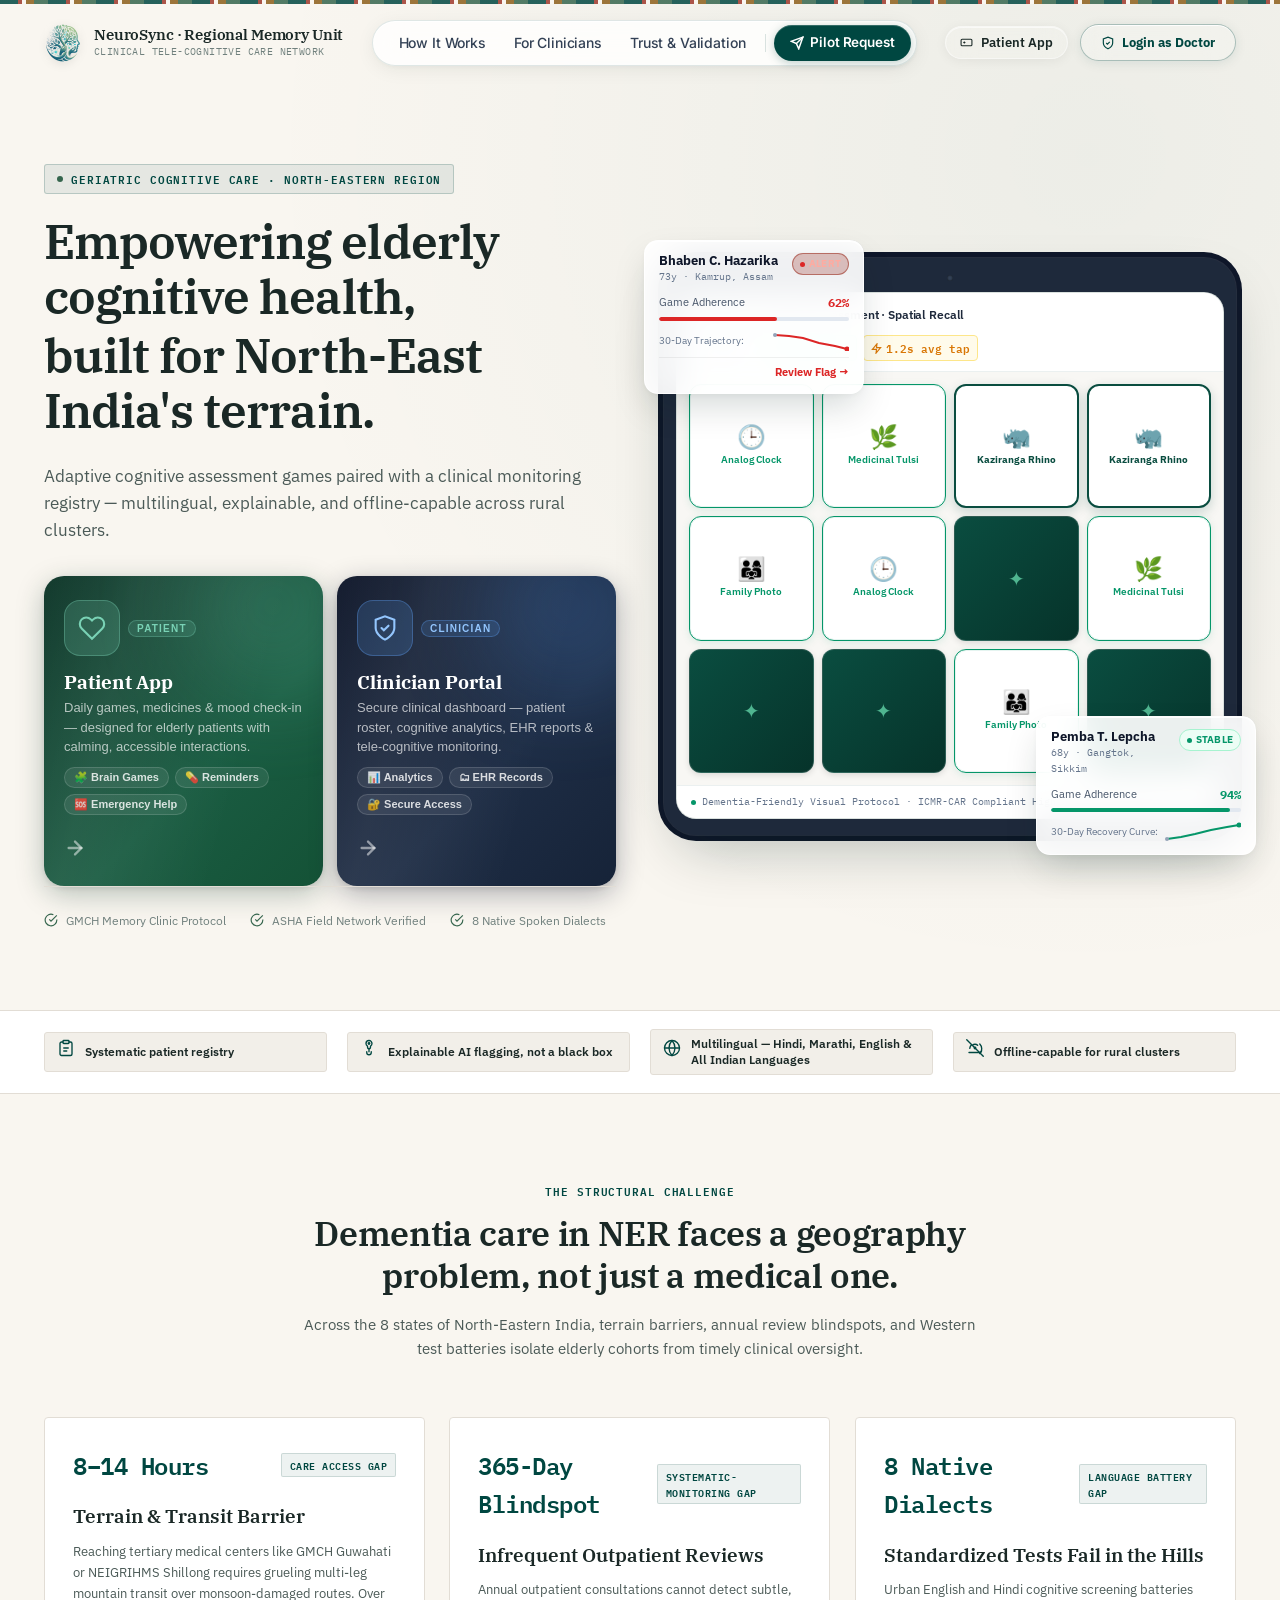
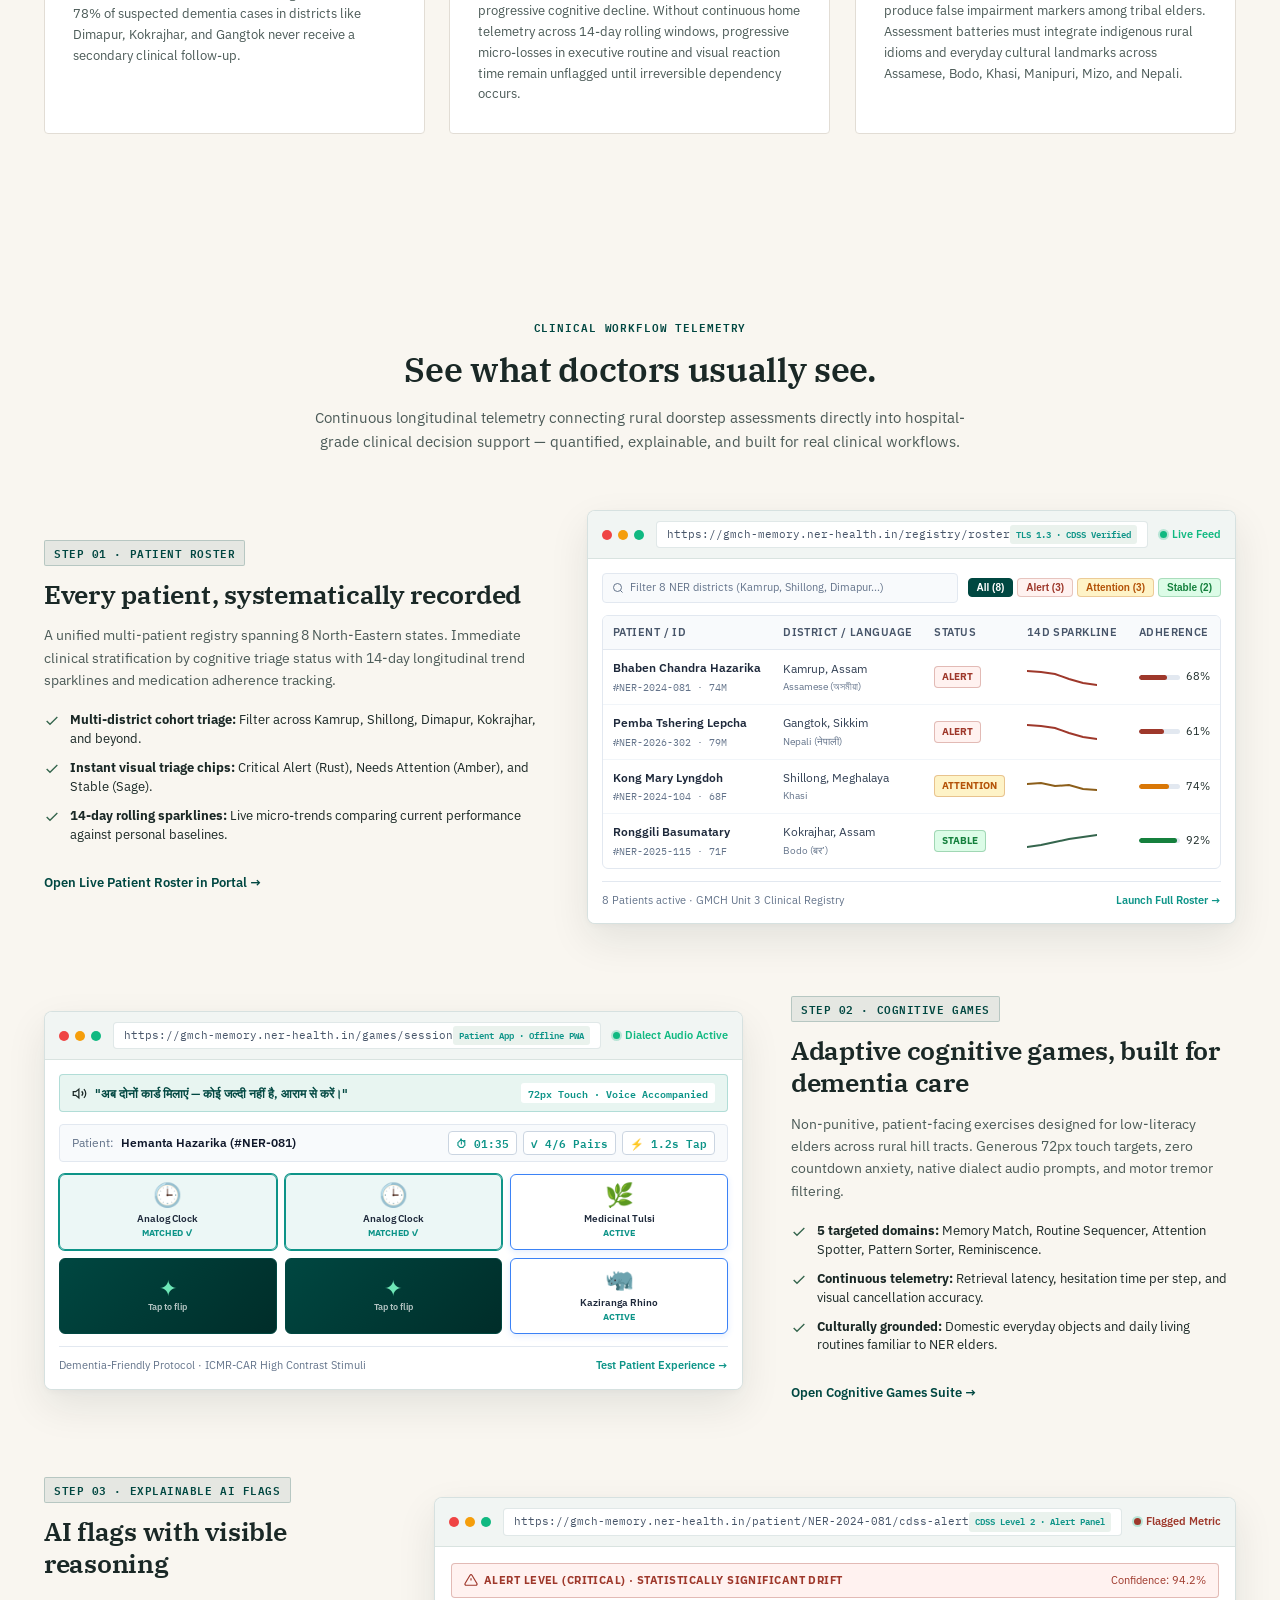
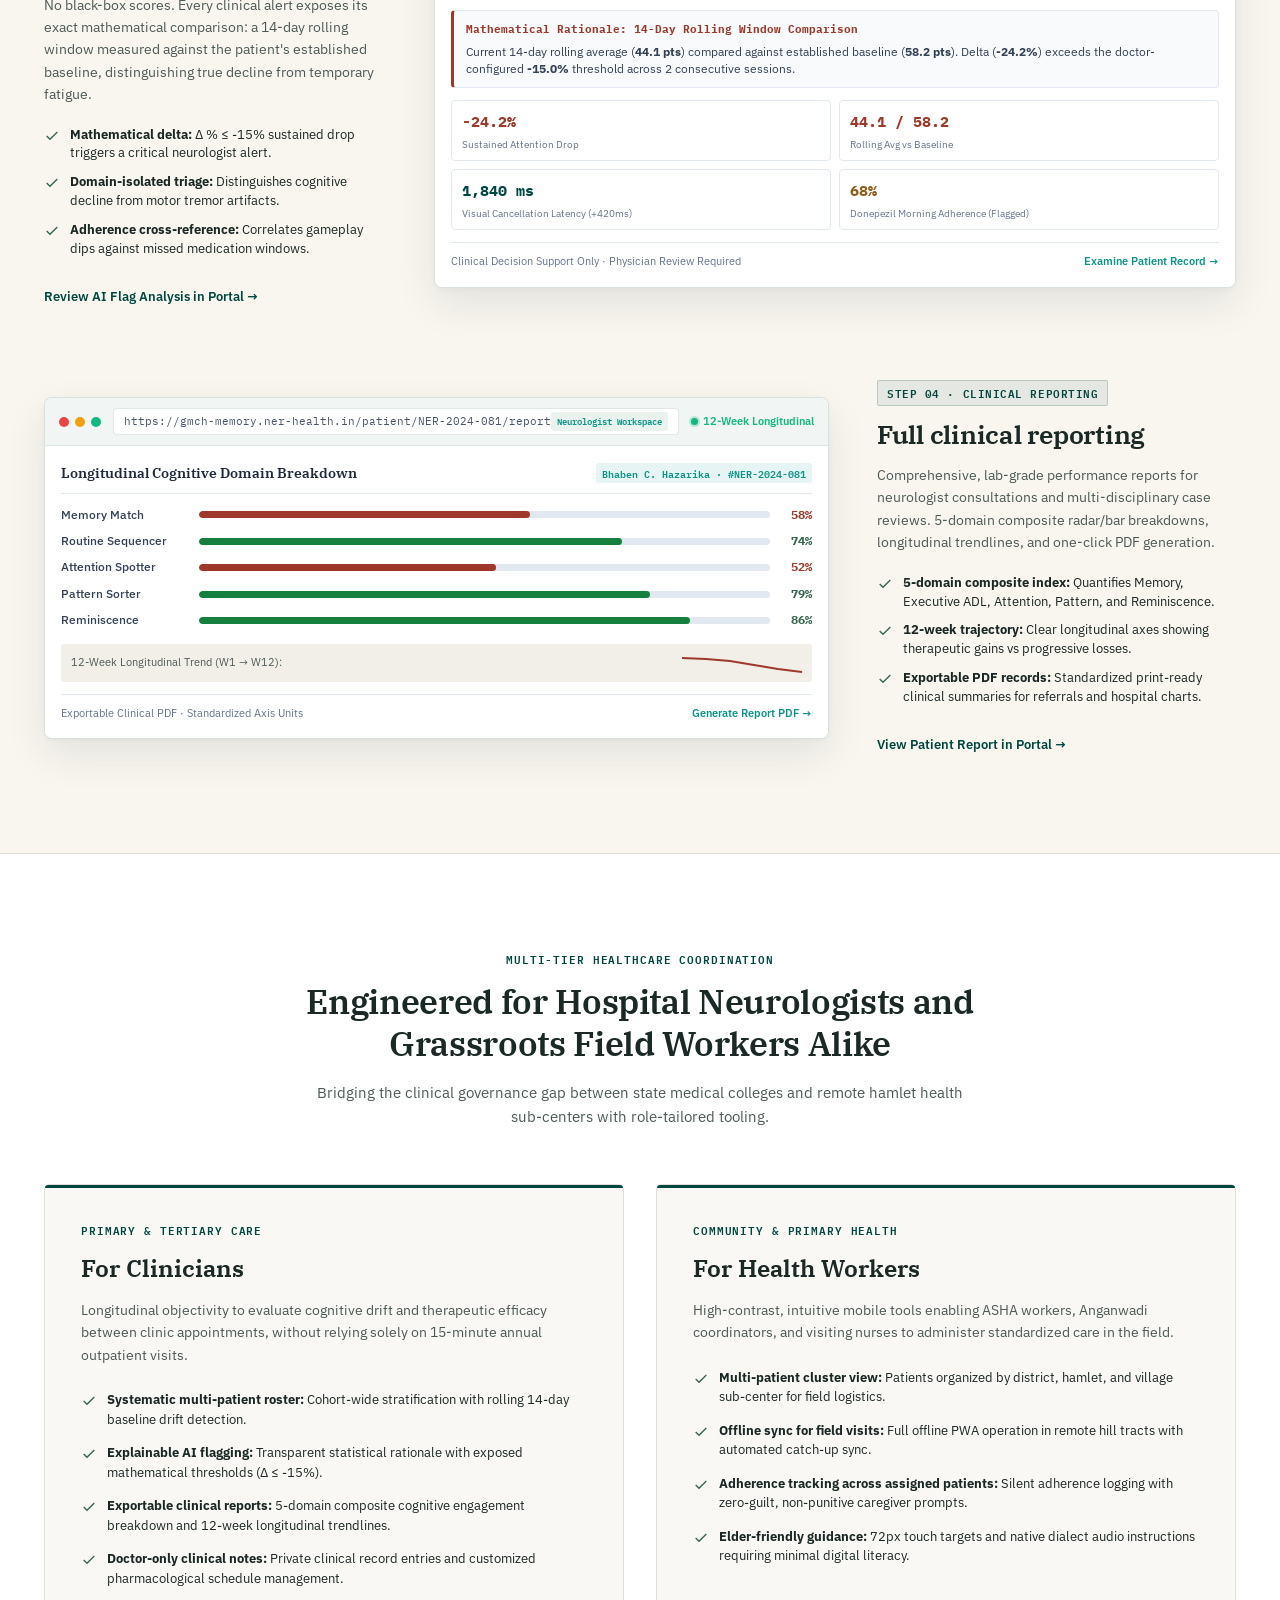
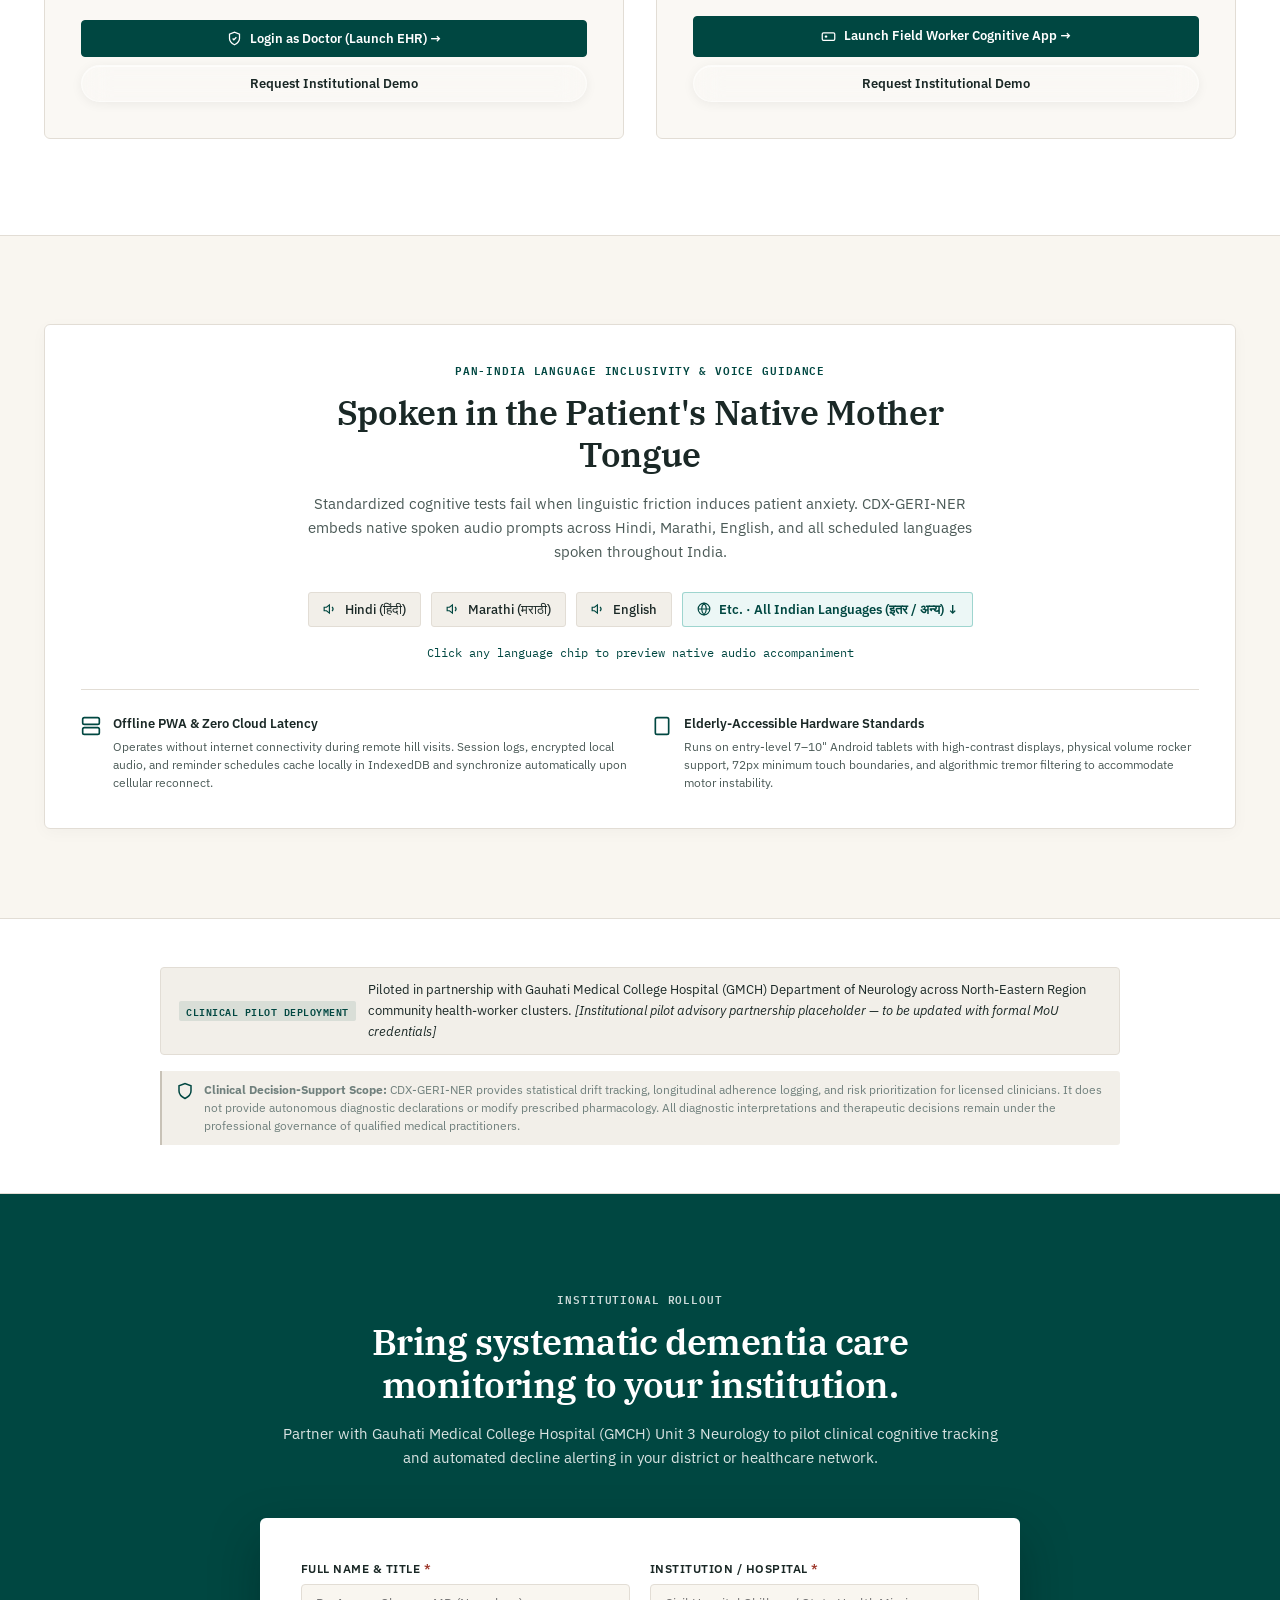
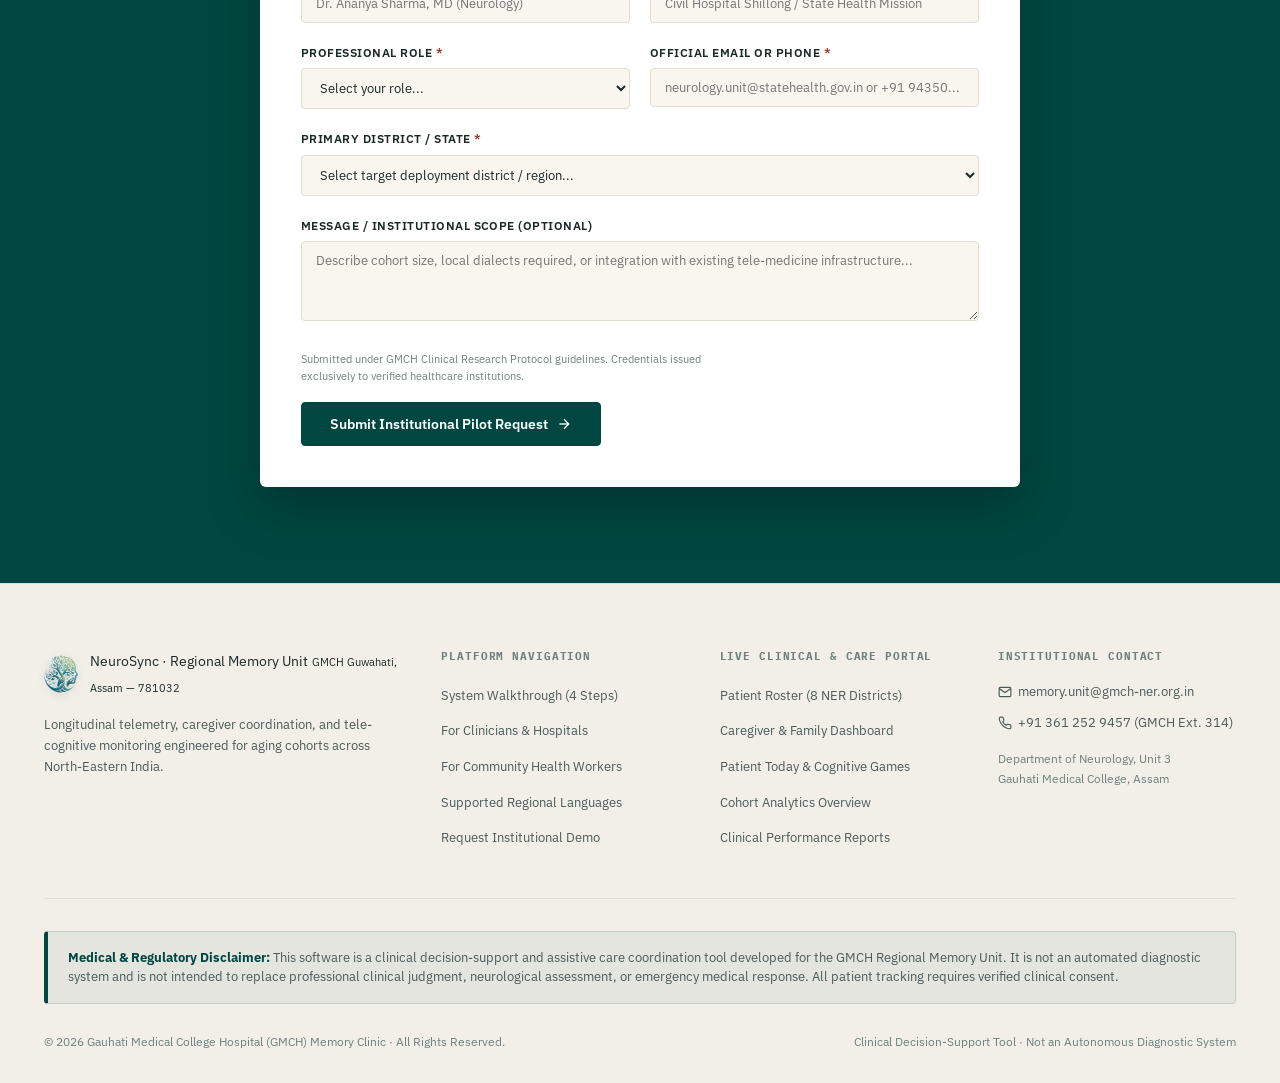
<file: landing.html>
<!DOCTYPE html>
<html lang="en">
<head>
  <meta charset="UTF-8">
  <meta name="viewport" content="width=device-width, initial-scale=1.0">
  <title>NeuroSync | Clinical Tele-Cognitive Registry &amp; Elderly Care Platform</title>
  <meta name="description" content="Hospital-grade longitudinal cognitive monitoring and explainable decline detection engineered for elderly cohorts · GMCH Regional Memory Unit.">

  <!-- Open Graph / Social Link Preview -->
  <meta property="og:title" content="NeuroSync — Clinical Tele-Cognitive &amp; Elderly Care Network">
  <meta property="og:description" content="Hospital-grade longitudinal cognitive monitoring and explainable decline detection engineered for elderly cohorts · GMCH Regional Memory Unit.">
  <meta property="og:type" content="website">
  <meta property="og:image" content="/og-image.png">
  <link rel="canonical" href="http://localhost:3000/">

  <link rel="icon" type="image/png" href="/assets/logo.png">

  <!-- Google Fonts: IBM Plex Serif, Sans, Mono -->
  <link rel="preconnect" href="https://fonts.googleapis.com">
  <link rel="preconnect" href="https://fonts.gstatic.com" crossorigin>
  <link href="https://fonts.googleapis.com/css2?family=IBM+Plex+Mono:wght@400;500;600&family=IBM+Plex+Sans:wght@400;500;600;700&family=IBM+Plex+Serif:wght@500;600;700&family=Inter:wght@400;500;600;700&display=swap" rel="stylesheet">

  <!-- Landing Stylesheet with Clinical Precision Motion System -->
  <link rel="stylesheet" href="css/landing.css">

  <!-- No-JS Hero Fallback: ensures headline text is readable without JavaScript
       Critical for low-connectivity / rural users where JS may be slow to load -->
  <noscript>
    <style>
      .hero-eyebrow, .hero-line, .hero-subheadline, .hero-actions,
      .hero-trust-strip, .hero-mockup-wrap {
        opacity: 1 !important;
        transform: none !important;
        transition: none !important;
      }
    </style>
  </noscript>
</head>
<body>

  <!-- =========================================================================
       1. STICKY HEADER (Transparent -> Deep Teal at 64px Scroll)
       ========================================================================= -->
  <header id="landing-header" class="landing-header" role="banner">
    <div class="container header-inner">
      <a href="/landing.html" class="brand-block" aria-label="NeuroSync Regional Memory Unit Home">
        <div class="hospital-seal" aria-hidden="true">
          <!-- Official NeuroSync Emblem Image (Without Text) -->
          <img src="/assets/logo.png" alt="NeuroSync Logo" class="brand-logo-img" width="38" height="38">
        </div>
        <div class="hospital-titles">
          <span class="hospital-title-main">NeuroSync · Regional Memory Unit</span>
          <span class="hospital-title-sub">Clinical Tele-Cognitive Care Network</span>
        </div>
      </a>

      <!-- ══ FLOATING FROSTED GLASS NAV PILL ══ -->
      <nav class="nav-pill" id="nav-pill" aria-label="Main Navigation">
        <a href="#screen-walkthrough" class="nav-pill-link">How It Works</a>
        <a href="#for-clinicians" class="nav-pill-link">For Clinicians</a>
        <a href="#section-trust-validation" class="nav-pill-link">Trust &amp; Validation</a>


        <!-- Divider -->
        <div class="nav-pill-divider" aria-hidden="true"></div>

        <!-- Primary CTA -->
        <a href="#section-closing-conversion" class="nav-pill-cta">
          <svg width="14" height="14" viewBox="0 0 24 24" fill="none" stroke="currentColor" stroke-width="2.5" stroke-linecap="round"><path d="M22 2L11 13"/><polygon points="22 2 15 22 11 13 2 9 22 2"/></svg>
          <span>Pilot Request</span>
        </a>
      </nav>

      <!-- Mobile Hamburger -->
      <button class="nav-mobile-toggle" id="nav-mobile-toggle" aria-label="Open Menu" aria-expanded="false">
        <span class="hamburger-line"></span>
        <span class="hamburger-line"></span>
        <span class="hamburger-line"></span>
      </button>

      <div class="header-actions">
        <button type="button" id="btn-header-patient-login" class="btn-landing-secondary btn-patient-login-trigger" style="padding: 7px 14px; font-size: 0.8125rem; text-decoration: none; cursor: pointer;" aria-haspopup="dialog" title="Open Patient Cognitive App">
          <svg width="13" height="13" viewBox="0 0 24 24" fill="none" stroke="currentColor" stroke-width="2"><rect x="2" y="6" width="20" height="12" rx="2"/><path d="M6 12h4m-2-2v4m7-2h.01m3 0h.01"/></svg>
          <span>Patient App</span>
        </button>
        <button id="btn-header-doctor-login" class="btn-landing-doctor btn-doctor-login-trigger" aria-haspopup="dialog" title="Clinician &amp; Neurologist Portal Authentication">
          <svg width="14" height="14" viewBox="0 0 24 24" fill="none" stroke="currentColor" stroke-width="2"><path d="M12 22s8-4 8-10V5l-8-3-8 3v7c0 6 8 10 8 10z"/><polyline points="9 12 11 14 15 10"/></svg>
          <span>Login as Doctor</span>
        </button>
      </div>
    </div>
  </header>


  <!-- Cultural Motif Accent Ribbon -->
  <div class="hero-cultural-accent" aria-hidden="true"></div>

  <!-- =========================================================================
       2. HERO SECTION (0-1350ms Choreographed Entrance Sequence)
       ========================================================================= -->
  <section class="hero-section" aria-label="Platform Overview">
    <div class="container">
      <div class="hero-grid">
        
        <!-- Left: Copy & Actions -->
        <div class="hero-content">
          <div id="hero-eyebrow" class="hero-eyebrow">
            <span class="eyebrow-pulse-dot"></span>
            <span>GERIATRIC COGNITIVE CARE · NORTH-EASTERN REGION</span>
          </div>

          <h1 class="hero-headline">
            <span class="hero-line-wrap">
              <span id="hero-line-1" class="hero-line">Empowering elderly cognitive health,</span>
            </span>
            <span class="hero-line-wrap">
              <span id="hero-line-2" class="hero-line">built for North-East India's terrain.</span>
            </span>
          </h1>

          <p id="hero-subhead" class="hero-subheadline">
            Adaptive cognitive assessment games paired with a clinical monitoring registry — multilingual, explainable, and offline-capable across rural clusters.
          </p>

          <!-- Redesigned Portal Entry Cards -->
          <div id="hero-actions" class="hero-portal-cards">

            <!-- Card 1: Patient App -->
            <button type="button" class="portal-card portal-card-patient btn-patient-login-trigger" id="portal-patient" aria-haspopup="dialog" aria-label="Open Patient App">
              <div class="portal-card-glow"></div>
              <div class="portal-card-inner">
                <div class="portal-card-icon-wrap">
                  <div class="portal-card-icon patient-icon">
                    <svg width="28" height="28" viewBox="0 0 24 24" fill="none" stroke="currentColor" stroke-width="1.8" stroke-linecap="round">
                      <path d="M20.84 4.61a5.5 5.5 0 0 0-7.78 0L12 5.67l-1.06-1.06a5.5 5.5 0 0 0-7.78 7.78l1.06 1.06L12 21.23l7.78-7.78 1.06-1.06a5.5 5.5 0 0 0 0-7.78z"/>
                    </svg>
                  </div>
                  <div class="portal-card-badge">PATIENT</div>
                </div>
                <div class="portal-card-body">
                  <h3 class="portal-card-title">Patient App</h3>
                  <p class="portal-card-desc">Daily games, medicines &amp; mood check-in — designed for elderly patients with calming, accessible interactions.</p>
                  <div class="portal-card-features">
                    <span class="portal-feat">🧩 Brain Games</span>
                    <span class="portal-feat">💊 Reminders</span>
                    <span class="portal-feat">🆘 Emergency Help</span>
                  </div>
                </div>
                <div class="portal-card-arrow">
                  <svg width="22" height="22" viewBox="0 0 24 24" fill="none" stroke="currentColor" stroke-width="2.5" stroke-linecap="round">
                    <line x1="5" y1="12" x2="19" y2="12"/>
                    <polyline points="12 5 19 12 12 19"/>
                  </svg>
                </div>
              </div>
              <div class="portal-card-shimmer"></div>
            </button>

            <!-- Card 2: Clinician Portal -->
            <button type="button" class="portal-card portal-card-doctor btn-doctor-login-trigger" id="portal-doctor" aria-haspopup="dialog" aria-label="Clinician Portal Sign-In">
              <div class="portal-card-glow"></div>
              <div class="portal-card-inner">
                <div class="portal-card-icon-wrap">
                  <div class="portal-card-icon doctor-icon">
                    <svg width="28" height="28" viewBox="0 0 24 24" fill="none" stroke="currentColor" stroke-width="1.8" stroke-linecap="round">
                      <path d="M12 22s8-4 8-10V5l-8-3-8 3v7c0 6 8 10 8 10z"/>
                      <polyline points="9 12 11 14 15 10"/>
                    </svg>
                  </div>
                  <div class="portal-card-badge doctor-badge">CLINICIAN</div>
                </div>
                <div class="portal-card-body">
                  <h3 class="portal-card-title">Clinician Portal</h3>
                  <p class="portal-card-desc">Secure clinical dashboard — patient roster, cognitive analytics, EHR reports &amp; tele-cognitive monitoring.</p>
                  <div class="portal-card-features">
                    <span class="portal-feat">📊 Analytics</span>
                    <span class="portal-feat">🗂 EHR Records</span>
                    <span class="portal-feat">🔐 Secure Access</span>
                  </div>
                </div>
                <div class="portal-card-arrow">
                  <svg width="22" height="22" viewBox="0 0 24 24" fill="none" stroke="currentColor" stroke-width="2.5" stroke-linecap="round">
                    <line x1="5" y1="12" x2="19" y2="12"/>
                    <polyline points="12 5 19 12 12 19"/>
                  </svg>
                </div>
              </div>
              <div class="portal-card-shimmer"></div>
            </button>

          </div>

          <div id="hero-trust" class="hero-trust-strip">
            <div class="trust-item">
              <svg width="14" height="14" viewBox="0 0 24 24" fill="none" stroke="currentColor" stroke-width="2"><path d="M22 11.08V12a10 10 0 1 1-5.93-9.14"/><polyline points="22 4 12 14.01 9 11.01"/></svg>
              <span>GMCH Memory Clinic Protocol</span>
            </div>
            <div class="trust-item">
              <svg width="14" height="14" viewBox="0 0 24 24" fill="none" stroke="currentColor" stroke-width="2"><path d="M22 11.08V12a10 10 0 1 1-5.93-9.14"/><polyline points="22 4 12 14.01 9 11.01"/></svg>
              <span>ASHA Field Network Verified</span>
            </div>
            <div class="trust-item">
              <svg width="14" height="14" viewBox="0 0 24 24" fill="none" stroke="currentColor" stroke-width="2"><path d="M22 11.08V12a10 10 0 1 1-5.93-9.14"/><polyline points="22 4 12 14.01 9 11.01"/></svg>
              <span>8 Native Spoken Dialects</span>
            </div>
          </div>
        </div>

        <!-- Right: Interactive Assessment & Telemetry Showcase (Tablet Frame + Floating Glass Cards) -->
        <div id="hero-mockup" class="hero-mockup-wrap">
          <div class="telemetry-showcase-container">

            <!-- Floating Glassmorphism Telemetry Card 1: Patient File (Alert) -->
            <div class="glass-telemetry-card telemetry-card-alert" id="telemetry-bhaben">
              <div class="telemetry-card-header">
                <div class="telemetry-patient-meta">
                  <span class="telemetry-patient-name">Bhaben C. Hazarika</span>
                  <span class="telemetry-patient-sub">73y · Kamrup, Assam</span>
                </div>
                <span class="telemetry-badge badge-alert">
                  <span class="telemetry-dot dot-alert"></span>
                  Alert
                </span>
              </div>
              <div class="telemetry-body">
                <div class="telemetry-metric-row">
                  <span class="telemetry-metric-label">Game Adherence</span>
                  <span class="telemetry-metric-val val-alert">62%</span>
                </div>
                <div class="telemetry-progress-track">
                  <div class="telemetry-progress-bar bar-alert" style="width: 62%;"></div>
                </div>
                <div class="telemetry-chart-row">
                  <span class="telemetry-chart-label">30-Day Trajectory:</span>
                  <svg class="telemetry-sparkline" width="76" height="20" viewBox="0 0 76 20">
                    <path d="M 2,4 L 16,5 L 30,7 L 46,12 L 62,15 L 74,18" fill="none" stroke="#DC2626" stroke-width="2" stroke-linecap="round"/>
                    <circle cx="2" cy="4" r="2" fill="#94a3b8"/>
                    <circle cx="74" cy="18" r="2.5" fill="#DC2626"/>
                  </svg>
                </div>
              </div>
              <div class="telemetry-card-footer">
                <a href="/index.html" class="telemetry-action-link link-alert">Review Flag &rarr;</a>
              </div>
            </div>

            <!-- The Memory Game Interface (Tablet/Device Frame) -->
            <div class="tablet-device-frame">
              <!-- Tablet Bezel Camera -->
              <div class="tablet-notch">
                <span class="tablet-camera"></span>
              </div>

              <!-- Tablet Screen Container -->
              <div class="tablet-screen">
                <!-- Tablet Header Bar -->
                <div class="tablet-screen-header">
                  <div class="tablet-app-title">
                    <span class="tablet-game-badge">LEVEL 2</span>
                    <span class="tablet-game-name">Cognitive Assessment · Spatial Recall</span>
                  </div>
                  <!-- Session Status Bar -->
                  <div class="tablet-session-status">
                    <div class="status-pill status-time" title="Session Timer">
                      <svg width="11" height="11" viewBox="0 0 24 24" fill="none" stroke="currentColor" stroke-width="2.5"><circle cx="12" cy="12" r="10"/><polyline points="12 6 12 12 16 14"/></svg>
                      <span>01:35</span>
                    </div>
                    <div class="status-pill status-matches" title="Match Pairs Found">
                      <svg width="11" height="11" viewBox="0 0 24 24" fill="none" stroke="currentColor" stroke-width="2.5"><path d="M22 11.08V12a10 10 0 1 1-5.93-9.14"/><polyline points="22 4 12 14.01 9 11.01"/></svg>
                      <span>4/6 pairs</span>
                    </div>
                    <div class="status-pill status-latency" title="Real-Time Response Latency">
                      <svg width="11" height="11" viewBox="0 0 24 24" fill="none" stroke="currentColor" stroke-width="2.5"><polygon points="13 2 3 14 12 14 11 22 21 10 12 10 13 2"/></svg>
                      <span>1.2s avg tap</span>
                    </div>
                  </div>
                </div>

                <!-- 3x4 High-Contrast Visual Stimuli Memory Card Grid -->
                <div class="memory-grid-3x4" id="hero-memory-grid">
                  <!-- Row 1 -->
                  <div class="sim-card is-matched" data-card="clock">
                    <div class="sim-card-inner">
                      <span class="sim-card-icon">🕒</span>
                      <span class="sim-card-tag">Analog Clock</span>
                    </div>
                  </div>
                  <div class="sim-card is-matched" data-card="plant">
                    <div class="sim-card-inner">
                      <span class="sim-card-icon">🌿</span>
                      <span class="sim-card-tag">Medicinal Tulsi</span>
                    </div>
                  </div>
                  <div class="sim-card is-revealed" data-card="rhino">
                    <div class="sim-card-inner">
                      <span class="sim-card-icon">🦏</span>
                      <span class="sim-card-tag">Kaziranga Rhino</span>
                    </div>
                  </div>
                  <div class="sim-card is-revealed" data-card="rhino">
                    <div class="sim-card-inner">
                      <span class="sim-card-icon">🦏</span>
                      <span class="sim-card-tag">Kaziranga Rhino</span>
                    </div>
                  </div>

                  <!-- Row 2 -->
                  <div class="sim-card is-matched" data-card="family">
                    <div class="sim-card-inner">
                      <span class="sim-card-icon">👨‍👩‍👧</span>
                      <span class="sim-card-tag">Family Photo</span>
                    </div>
                  </div>
                  <div class="sim-card is-matched" data-card="clock">
                    <div class="sim-card-inner">
                      <span class="sim-card-icon">🕒</span>
                      <span class="sim-card-tag">Analog Clock</span>
                    </div>
                  </div>
                  <div class="sim-card is-interactive" data-card="loom" tabindex="0" role="button" aria-label="Tap to flip card">
                    <div class="sim-flip-card">
                      <div class="sim-card-face sim-card-back">
                        <span class="sim-motif">✦</span>
                      </div>
                      <div class="sim-card-face sim-card-front">
                        <span class="sim-card-icon">🧵</span>
                        <span class="sim-card-tag">Assam Loom</span>
                      </div>
                    </div>
                  </div>
                  <div class="sim-card is-matched" data-card="plant">
                    <div class="sim-card-inner">
                      <span class="sim-card-icon">🌿</span>
                      <span class="sim-card-tag">Medicinal Tulsi</span>
                    </div>
                  </div>

                  <!-- Row 3 -->
                  <div class="sim-card is-interactive" data-card="boat" tabindex="0" role="button" aria-label="Tap to flip card">
                    <div class="sim-flip-card">
                      <div class="sim-card-face sim-card-back">
                        <span class="sim-motif">✦</span>
                      </div>
                      <div class="sim-card-face sim-card-front">
                        <span class="sim-card-icon">🛶</span>
                        <span class="sim-card-tag">River Boat</span>
                      </div>
                    </div>
                  </div>
                  <div class="sim-card is-interactive" data-card="bell" tabindex="0" role="button" aria-label="Tap to flip card">
                    <div class="sim-flip-card">
                      <div class="sim-card-face sim-card-back">
                        <span class="sim-motif">✦</span>
                      </div>
                      <div class="sim-card-face sim-card-front">
                        <span class="sim-card-icon">🔔</span>
                        <span class="sim-card-tag">Temple Bell</span>
                      </div>
                    </div>
                  </div>
                  <div class="sim-card is-matched" data-card="family">
                    <div class="sim-card-inner">
                      <span class="sim-card-icon">👨‍👩‍👧</span>
                      <span class="sim-card-tag">Family Photo</span>
                    </div>
                  </div>
                  <div class="sim-card is-interactive" data-card="boat" tabindex="0" role="button" aria-label="Tap to flip card">
                    <div class="sim-flip-card">
                      <div class="sim-card-face sim-card-back">
                        <span class="sim-motif">✦</span>
                      </div>
                      <div class="sim-card-face sim-card-front">
                        <span class="sim-card-icon">🛶</span>
                        <span class="sim-card-tag">River Boat</span>
                      </div>
                    </div>
                  </div>
                </div>

                <!-- Footer Hint -->
                <div class="tablet-screen-footer">
                  <span class="tablet-footer-dot"></span>
                  <span>Dementia-Friendly Visual Protocol · ICMR-CAR Compliant High Contrast Stimuli</span>
                </div>
              </div>
            </div>

            <!-- Floating Glassmorphism Telemetry Card 2: Stable Trajectory -->
            <div class="glass-telemetry-card telemetry-card-stable" id="telemetry-pemba">
              <div class="telemetry-card-header">
                <div class="telemetry-patient-meta">
                  <span class="telemetry-patient-name">Pemba T. Lepcha</span>
                  <span class="telemetry-patient-sub">68y · Gangtok, Sikkim</span>
                </div>
                <span class="telemetry-badge badge-stable">
                  <span class="telemetry-dot dot-stable"></span>
                  Stable
                </span>
              </div>
              <div class="telemetry-body">
                <div class="telemetry-metric-row">
                  <span class="telemetry-metric-label">Game Adherence</span>
                  <span class="telemetry-metric-val val-stable">94%</span>
                </div>
                <div class="telemetry-progress-track">
                  <div class="telemetry-progress-bar bar-stable" style="width: 94%;"></div>
                </div>
                <div class="telemetry-chart-row">
                  <span class="telemetry-chart-label">30-Day Recovery Curve:</span>
                  <svg class="telemetry-sparkline" width="76" height="20" viewBox="0 0 76 20">
                    <path d="M 2,17 L 16,15 L 30,12 L 46,8 L 62,5 L 74,3" fill="none" stroke="#059669" stroke-width="2" stroke-linecap="round"/>
                    <circle cx="2" cy="17" r="2" fill="#94a3b8"/>
                    <circle cx="74" cy="3" r="2.5" fill="#059669"/>
                  </svg>
                </div>
              </div>
            </div>

          </div>
        </div>

      </div>
    </div>
  </section>

  <!-- =========================================================================
       3. TRUST / CREDIBILITY STRIP (Directly under Hero)
       ========================================================================= -->
  <section class="section-trust-strip" aria-label="Clinical Credibility Markers">
    <div class="container">
      <div class="trust-strip-grid reveal-on-scroll">
        <div class="trust-pill-item">
          <div class="trust-icon" aria-hidden="true">
            <svg width="18" height="18" viewBox="0 0 24 24" fill="none" stroke="currentColor" stroke-width="1.8" stroke-linecap="round" stroke-linejoin="round">
              <path d="M16 4h2a2 2 0 0 1 2 2v14a2 2 0 0 1-2 2H6a2 2 0 0 1-2-2V6a2 2 0 0 1 2-2h2"/>
              <rect x="8" y="2" width="8" height="4" rx="1" ry="1"/>
              <path d="M9 12h6M9 16h4"/>
            </svg>
          </div>
          <span class="trust-text">Systematic patient registry</span>
        </div>

        <div class="trust-pill-item">
          <div class="trust-icon" aria-hidden="true">
            <svg width="18" height="18" viewBox="0 0 24 24" fill="none" stroke="currentColor" stroke-width="1.8" stroke-linecap="round" stroke-linejoin="round">
              <path d="M12 2a4 4 0 0 0-4 4c0 1.5.8 2.8 2 3.5V11a2 2 0 0 0 2 2h0a2 2 0 0 0 2-2V9.5c1.2-.7 2-2 2-3.5a4 4 0 0 0-4-4z"/>
              <path d="M9 17v1a3 3 0 0 0 6 0v-1"/>
              <line x1="12" y1="13" x2="12" y2="17"/>
              <circle cx="12" cy="6" r="1"/>
            </svg>
          </div>
          <span class="trust-text">Explainable AI flagging, not a black box</span>
        </div>

        <div class="trust-pill-item">
          <div class="trust-icon" aria-hidden="true">
            <svg width="18" height="18" viewBox="0 0 24 24" fill="none" stroke="currentColor" stroke-width="1.8" stroke-linecap="round" stroke-linejoin="round">
              <circle cx="12" cy="12" r="10"/>
              <line x1="2" y1="12" x2="22" y2="12"/>
              <path d="M12 2a15.3 15.3 0 0 1 4 10 15.3 15.3 0 0 1-4 10 15.3 15.3 0 0 1-4-10 15.3 15.3 0 0 1 4-10z"/>
            </svg>
          </div>
          <span class="trust-text">Multilingual — Hindi, Marathi, English &amp; All Indian Languages</span>
        </div>

        <div class="trust-pill-item">
          <div class="trust-icon" aria-hidden="true">
            <svg width="18" height="18" viewBox="0 0 24 24" fill="none" stroke="currentColor" stroke-width="1.8" stroke-linecap="round" stroke-linejoin="round">
              <path d="M18.36 6.64a9 9 0 0 1 0 12.72"/>
              <line x1="1" y1="1" x2="23" y2="23"/>
              <path d="M8.5 8.5A5 5 0 0 1 12 7c1.38 0 2.63.56 3.54 1.46"/>
              <path d="M5 12.55a8.99 8.99 0 0 1 2.37-4.92"/>
              <circle cx="12" cy="12" r="1"/>
              <path d="M4 18h14a3 3 0 0 0 2.9-2.2"/>
            </svg>
          </div>
          <span class="trust-text">Offline-capable for rural clusters</span>
        </div>
      </div>
    </div>
  </section>

  <!-- =========================================================================
       4. THE PROBLEM SECTION (3 Compact Stat/Insight Cards)
       ========================================================================= -->
  <section id="how-it-works" class="section-problem" aria-label="The Regional Challenge">
    <div class="container">
      <div class="section-header-centered reveal-on-scroll">
        <span class="section-tag">The Structural Challenge</span>
        <h2 class="section-title">Dementia care in NER faces a geography problem, not just a medical one.</h2>
        <p class="section-desc">
          Across the 8 states of North-Eastern India, terrain barriers, annual review blindspots, and Western test batteries isolate elderly cohorts from timely clinical oversight.
        </p>
      </div>

      <div class="problem-grid">
        <!-- Card 1: Care Access Gap -->
        <div class="problem-card reveal-on-scroll stagger-1">
          <div class="problem-badge-row">
            <span class="problem-metric-num">8–14 Hours</span>
            <span class="problem-tag">Care Access Gap</span>
          </div>
          <h3 class="problem-title">Terrain &amp; Transit Barrier</h3>
          <p class="problem-desc">
            Reaching tertiary medical centers like GMCH Guwahati or NEIGRIHMS Shillong requires grueling multi-leg mountain transit over monsoon-damaged routes. Over 78% of suspected dementia cases in districts like Dimapur, Kokrajhar, and Gangtok never receive a secondary clinical follow-up.
          </p>
        </div>

        <!-- Card 2: Systematic-Monitoring Gap -->
        <div class="problem-card reveal-on-scroll stagger-2">
          <div class="problem-badge-row">
            <span class="problem-metric-num">365-Day Blindspot</span>
            <span class="problem-tag">Systematic-Monitoring Gap</span>
          </div>
          <h3 class="problem-title">Infrequent Outpatient Reviews</h3>
          <p class="problem-desc">
            Annual outpatient consultations cannot detect subtle, progressive cognitive decline. Without continuous home telemetry across 14-day rolling windows, progressive micro-losses in executive routine and visual reaction time remain unflagged until irreversible dependency occurs.
          </p>
        </div>

        <!-- Card 3: Language Gap -->
        <div class="problem-card reveal-on-scroll stagger-3">
          <div class="problem-badge-row">
            <span class="problem-metric-num">8 Native Dialects</span>
            <span class="problem-tag">Language Battery Gap</span>
          </div>
          <h3 class="problem-title">Standardized Tests Fail in the Hills</h3>
          <p class="problem-desc">
            Urban English and Hindi cognitive screening batteries produce false impairment markers among tribal elders. Assessment batteries must integrate indigenous rural idioms and everyday cultural landmarks across Assamese, Bodo, Khasi, Manipuri, Mizo, and Nepali.
          </p>
        </div>
      </div>
    </div>
  </section>

  <!-- =========================================================================
       3. HOW IT WORKS — SCREEN WALKTHROUGH (4-Step Real UI Crop Sequence)
       ========================================================================= -->
  <section id="screen-walkthrough" class="section-walkthrough" aria-label="Product Walkthrough">
    <div class="container">
      <div class="section-header-centered reveal-on-scroll">
        <span class="section-tag">Clinical Workflow Telemetry</span>
        <h2 class="section-title">See what doctors usually see.</h2>
        <p class="section-desc">
          Continuous longitudinal telemetry connecting rural doorstep assessments directly into hospital-grade clinical decision support — quantified, explainable, and built for real clinical workflows.
        </p>
      </div>

      <div class="walkthrough-steps-container">

        <!-- Step 1: Patient Roster -->
        <div class="walkthrough-step-row reveal-on-scroll stagger-1">
          <div class="walkthrough-text-col">
            <span class="step-indicator-pill">Step 01 · Patient Roster</span>
            <h3 class="step-heading">Every patient, systematically recorded</h3>
            <p class="step-desc">
              A unified multi-patient registry spanning 8 North-Eastern states. Immediate clinical stratification by cognitive triage status with 14-day longitudinal trend sparklines and medication adherence tracking.
            </p>
            <ul class="step-feature-bullets">
              <li class="step-feature-item">
                <svg width="16" height="16" viewBox="0 0 24 24" fill="none" stroke="currentColor" stroke-width="2"><path d="M20 6L9 17l-5-5"/></svg>
                <span><strong>Multi-district cohort triage:</strong> Filter across Kamrup, Shillong, Dimapur, Kokrajhar, and beyond.</span>
              </li>
              <li class="step-feature-item">
                <svg width="16" height="16" viewBox="0 0 24 24" fill="none" stroke="currentColor" stroke-width="2"><path d="M20 6L9 17l-5-5"/></svg>
                <span><strong>Instant visual triage chips:</strong> Critical Alert (Rust), Needs Attention (Amber), and Stable (Sage).</span>
              </li>
              <li class="step-feature-item">
                <svg width="16" height="16" viewBox="0 0 24 24" fill="none" stroke="currentColor" stroke-width="2"><path d="M20 6L9 17l-5-5"/></svg>
                <span><strong>14-day rolling sparklines:</strong> Live micro-trends comparing current performance against personal baselines.</span>
              </li>
            </ul>
            <a href="/index.html" class="step-portal-link" title="Launch the full clinical roster">
              <span>Open Live Patient Roster in Portal &rarr;</span>
            </a>
          </div>

          <div class="walkthrough-visual-col">
            <div class="browser-chrome-frame">
              <div class="chrome-header-bar">
                <div class="chrome-dots">
                  <span class="chrome-dot dot-close"></span>
                  <span class="chrome-dot dot-minimize"></span>
                  <span class="chrome-dot dot-expand"></span>
                </div>
                <div class="chrome-address-bar">
                  <span class="chrome-url-text">https://gmch-memory.ner-health.in/registry/roster</span>
                  <span class="chrome-ssl-chip">TLS 1.3 · CDSS Verified</span>
                </div>
                <div class="chrome-action-badge">
                  <span class="pulse-green-dot"></span>
                  <span>Live Feed</span>
                </div>
              </div>

              <!-- Real UI Preview Crop: Patient Roster -->
              <div class="roster-preview-crop">
                <div class="crop-toolbar">
                  <div class="crop-search">
                    <svg width="12" height="12" viewBox="0 0 24 24" fill="none" stroke="currentColor" stroke-width="2"><circle cx="11" cy="11" r="8"/><line x1="21" y1="21" x2="16.65" y2="16.65"/></svg>
                    <span>Filter 8 NER districts (Kamrup, Shillong, Dimapur...)</span>
                  </div>
                  <div class="crop-filter-chips">
                    <button type="button" class="crop-chip chip-active">All (8)</button>
                    <button type="button" class="crop-chip status-tag-alert">Alert (3)</button>
                    <button type="button" class="crop-chip status-tag-attention">Attention (3)</button>
                    <button type="button" class="crop-chip status-tag-stable">Stable (2)</button>
                  </div>
                </div>

                <div class="crop-table-wrap">
                  <table class="crop-table">
                    <thead>
                      <tr>
                        <th>Patient / ID</th>
                        <th>District / Language</th>
                        <th>Status</th>
                        <th>14d Sparkline</th>
                        <th>Adherence</th>
                      </tr>
                    </thead>
                    <tbody>
                      <tr>
                        <td>
                          <div class="crop-pat-name">Bhaben Chandra Hazarika</div>
                          <div class="crop-pat-id">#NER-2024-081 · 74M</div>
                        </td>
                        <td>
                          <div class="crop-pat-loc">Kamrup, Assam</div>
                          <div class="crop-pat-lang">Assamese (অসমীয়া)</div>
                        </td>
                        <td><span class="crop-status-chip chip-alert">Alert</span></td>
                        <td>
                          <svg class="crop-sparkline is-drawn" width="70" height="20" viewBox="0 0 70 20">
                            <path class="spark-draw" d="M 0,4 L 14,5 L 28,7 L 42,12 L 56,16 L 70,18" fill="none" stroke="var(--status-alert)" stroke-width="2" stroke-linecap="round"/>
                          </svg>
                        </td>
                        <td>
                          <div class="crop-adh-wrap">
                            <div class="crop-adh-bar"><div class="crop-adh-fill adh-alert" style="width: 68%;"></div></div>
                            <span class="mono-num" style="font-size: 0.6875rem;">68%</span>
                          </div>
                        </td>
                      </tr>
                      <tr>
                        <td>
                          <div class="crop-pat-name">Pemba Tshering Lepcha</div>
                          <div class="crop-pat-id">#NER-2026-302 · 79M</div>
                        </td>
                        <td>
                          <div class="crop-pat-loc">Gangtok, Sikkim</div>
                          <div class="crop-pat-lang">Nepali (नेपाली)</div>
                        </td>
                        <td><span class="crop-status-chip chip-alert">Alert</span></td>
                        <td>
                          <svg class="crop-sparkline is-drawn" width="70" height="20" viewBox="0 0 70 20">
                            <path class="spark-draw" d="M 0,3 L 14,4 L 28,6 L 42,11 L 56,15 L 70,17" fill="none" stroke="var(--status-alert)" stroke-width="2" stroke-linecap="round"/>
                          </svg>
                        </td>
                        <td>
                          <div class="crop-adh-wrap">
                            <div class="crop-adh-bar"><div class="crop-adh-fill adh-alert" style="width: 61%;"></div></div>
                            <span class="mono-num" style="font-size: 0.6875rem;">61%</span>
                          </div>
                        </td>
                      </tr>
                      <tr>
                        <td>
                          <div class="crop-pat-name">Kong Mary Lyngdoh</div>
                          <div class="crop-pat-id">#NER-2024-104 · 68F</div>
                        </td>
                        <td>
                          <div class="crop-pat-loc">Shillong, Meghalaya</div>
                          <div class="crop-pat-lang">Khasi</div>
                        </td>
                        <td><span class="crop-status-chip chip-attention">Attention</span></td>
                        <td>
                          <svg class="crop-sparkline is-drawn" width="70" height="20" viewBox="0 0 70 20">
                            <path class="spark-draw" d="M 0,8 L 14,7 L 28,10 L 42,9 L 56,13 L 70,14" fill="none" stroke="var(--status-attention)" stroke-width="2" stroke-linecap="round"/>
                          </svg>
                        </td>
                        <td>
                          <div class="crop-adh-wrap">
                            <div class="crop-adh-bar"><div class="crop-adh-fill adh-attention" style="width: 74%;"></div></div>
                            <span class="mono-num" style="font-size: 0.6875rem;">74%</span>
                          </div>
                        </td>
                      </tr>
                      <tr>
                        <td>
                          <div class="crop-pat-name">Ronggili Basumatary</div>
                          <div class="crop-pat-id">#NER-2025-115 · 71F</div>
                        </td>
                        <td>
                          <div class="crop-pat-loc">Kokrajhar, Assam</div>
                          <div class="crop-pat-lang">Bodo (बर’)</div>
                        </td>
                        <td><span class="crop-status-chip chip-stable">Stable</span></td>
                        <td>
                          <svg class="crop-sparkline is-drawn" width="70" height="20" viewBox="0 0 70 20">
                            <path class="spark-draw" d="M 0,16 L 14,14 L 28,11 L 42,8 L 56,6 L 70,4" fill="none" stroke="var(--status-stable)" stroke-width="2" stroke-linecap="round"/>
                          </svg>
                        </td>
                        <td>
                          <div class="crop-adh-wrap">
                            <div class="crop-adh-bar"><div class="crop-adh-fill adh-stable" style="width: 92%;"></div></div>
                            <span class="mono-num" style="font-size: 0.6875rem;">92%</span>
                          </div>
                        </td>
                      </tr>
                    </tbody>
                  </table>
                </div>

                <div class="crop-footer">
                  <span class="crop-footer-meta">8 Patients active · GMCH Unit 3 Clinical Registry</span>
                  <a href="/index.html" class="crop-launch-link">Launch Full Roster &rarr;</a>
                </div>
              </div>
            </div>
          </div>
        </div>

        <!-- Step 2: Cognitive Games -->
        <div class="walkthrough-step-row step-reverse reveal-on-scroll stagger-2">
          <div class="walkthrough-text-col">
            <span class="step-indicator-pill">Step 02 · Cognitive Games</span>
            <h3 class="step-heading">Adaptive cognitive games, built for dementia care</h3>
            <p class="step-desc">
              Non-punitive, patient-facing exercises designed for low-literacy elders across rural hill tracts. Generous 72px touch targets, zero countdown anxiety, native dialect audio prompts, and motor tremor filtering.
            </p>
            <ul class="step-feature-bullets">
              <li class="step-feature-item">
                <svg width="16" height="16" viewBox="0 0 24 24" fill="none" stroke="currentColor" stroke-width="2"><path d="M20 6L9 17l-5-5"/></svg>
                <span><strong>5 targeted domains:</strong> Memory Match, Routine Sequencer, Attention Spotter, Pattern Sorter, Reminiscence.</span>
              </li>
              <li class="step-feature-item">
                <svg width="16" height="16" viewBox="0 0 24 24" fill="none" stroke="currentColor" stroke-width="2"><path d="M20 6L9 17l-5-5"/></svg>
                <span><strong>Continuous telemetry:</strong> Retrieval latency, hesitation time per step, and visual cancellation accuracy.</span>
              </li>
              <li class="step-feature-item">
                <svg width="16" height="16" viewBox="0 0 24 24" fill="none" stroke="currentColor" stroke-width="2"><path d="M20 6L9 17l-5-5"/></svg>
                <span><strong>Culturally grounded:</strong> Domestic everyday objects and daily living routines familiar to NER elders.</span>
              </li>
            </ul>
            <a href="/games.html" class="step-portal-link" title="Open the cognitive game app">
              <span>Open Cognitive Games Suite &rarr;</span>
            </a>
          </div>

          <div class="walkthrough-visual-col">
            <div class="browser-chrome-frame">
              <div class="chrome-header-bar">
                <div class="chrome-dots">
                  <span class="chrome-dot dot-close"></span>
                  <span class="chrome-dot dot-minimize"></span>
                  <span class="chrome-dot dot-expand"></span>
                </div>
                <div class="chrome-address-bar">
                  <span class="chrome-url-text">https://gmch-memory.ner-health.in/games/session</span>
                  <span class="chrome-ssl-chip">Patient App · Offline PWA</span>
                </div>
                <div class="chrome-action-badge">
                  <span class="pulse-green-dot"></span>
                  <span>Dialect Audio Active</span>
                </div>
              </div>

              <!-- Real UI Preview Crop: Cognitive Games (Memory Match) -->
              <div class="crop-games-panel">
                <div class="crop-games-banner">
                  <div style="display: flex; align-items: center; gap: 8px;">
                    <svg width="15" height="15" viewBox="0 0 24 24" fill="none" stroke="currentColor" stroke-width="2"><polygon points="11 5 6 9 2 9 2 15 6 15 11 19 11 5"/><path d="M19.07 4.93a10 10 0 0 1 0 14.14M15.54 8.46a5 5 0 0 1 0 7.07"/></svg>
                    <span class="crop-games-prompt">"अब दोनों कार्ड मिलाएं — कोई जल्दी नहीं है, आराम से करें।"</span>
                  </div>
                  <span class="crop-games-badge">72px Touch · Voice Accompanied</span>
                </div>

                <!-- Session Stats HUD -->
                <div class="crop-games-hud">
                  <div class="crop-hud-item">
                    <span class="crop-hud-label">Patient:</span>
                    <span class="crop-hud-val">Hemanta Hazarika (#NER-081)</span>
                  </div>
                  <div class="crop-hud-pills">
                    <span class="crop-hud-pill">⏱ 01:35</span>
                    <span class="crop-hud-pill">✓ 4/6 Pairs</span>
                    <span class="crop-hud-pill">⚡ 1.2s Tap</span>
                  </div>
                </div>

                <!-- High-Contrast 6-Card Clinical Memory Grid -->
                <div class="crop-memory-grid">
                  <div class="crop-sim-card is-matched">
                    <span class="crop-card-icon">🕒</span>
                    <span class="crop-card-name">Analog Clock</span>
                    <span class="crop-card-badge">Matched ✓</span>
                  </div>
                  <div class="crop-sim-card is-matched">
                    <span class="crop-card-icon">🕒</span>
                    <span class="crop-card-name">Analog Clock</span>
                    <span class="crop-card-badge">Matched ✓</span>
                  </div>
                  <div class="crop-sim-card is-revealed">
                    <span class="crop-card-icon">🌿</span>
                    <span class="crop-card-name">Medicinal Tulsi</span>
                    <span class="crop-card-badge">Active</span>
                  </div>
                  <div class="crop-sim-card is-facedown">
                    <span class="crop-card-motif">✦</span>
                    <span class="crop-card-name">Tap to flip</span>
                  </div>
                  <div class="crop-sim-card is-facedown">
                    <span class="crop-card-motif">✦</span>
                    <span class="crop-card-name">Tap to flip</span>
                  </div>
                  <div class="crop-sim-card is-revealed">
                    <span class="crop-card-icon">🦏</span>
                    <span class="crop-card-name">Kaziranga Rhino</span>
                    <span class="crop-card-badge">Active</span>
                  </div>
                </div>

                <div class="crop-footer">
                  <span class="crop-footer-meta">Dementia-Friendly Protocol · ICMR-CAR High Contrast Stimuli</span>
                  <a href="/games.html" class="crop-launch-link">Test Patient Experience &rarr;</a>
                </div>
              </div>
            </div>
          </div>
        </div>

        <!-- Step 3: AI Flags with Visible Reasoning -->
        <div class="walkthrough-step-row reveal-on-scroll stagger-3">
          <div class="walkthrough-text-col">
            <span class="step-indicator-pill">Step 03 · Explainable AI Flags</span>
            <h3 class="step-heading">AI flags with visible reasoning</h3>
            <p class="step-desc">
              No black-box scores. Every clinical alert exposes its exact mathematical comparison: a 14-day rolling window measured against the patient's established baseline, distinguishing true decline from temporary fatigue.
            </p>
            <ul class="step-feature-bullets">
              <li class="step-feature-item">
                <svg width="16" height="16" viewBox="0 0 24 24" fill="none" stroke="currentColor" stroke-width="2"><path d="M20 6L9 17l-5-5"/></svg>
                <span><strong>Mathematical delta:</strong> &Delta; % &le; -15% sustained drop triggers a critical neurologist alert.</span>
              </li>
              <li class="step-feature-item">
                <svg width="16" height="16" viewBox="0 0 24 24" fill="none" stroke="currentColor" stroke-width="2"><path d="M20 6L9 17l-5-5"/></svg>
                <span><strong>Domain-isolated triage:</strong> Distinguishes cognitive decline from motor tremor artifacts.</span>
              </li>
              <li class="step-feature-item">
                <svg width="16" height="16" viewBox="0 0 24 24" fill="none" stroke="currentColor" stroke-width="2"><path d="M20 6L9 17l-5-5"/></svg>
                <span><strong>Adherence cross-reference:</strong> Correlates gameplay dips against missed medication windows.</span>
              </li>
            </ul>
            <a href="/index.html" class="step-portal-link" title="Review AI flags inside the portal">
              <span>Review AI Flag Analysis in Portal &rarr;</span>
            </a>
          </div>

          <div class="walkthrough-visual-col">
            <div class="browser-chrome-frame">
              <div class="chrome-header-bar">
                <div class="chrome-dots">
                  <span class="chrome-dot dot-close"></span>
                  <span class="chrome-dot dot-minimize"></span>
                  <span class="chrome-dot dot-expand"></span>
                </div>
                <div class="chrome-address-bar">
                  <span class="chrome-url-text">https://gmch-memory.ner-health.in/patient/NER-2024-081/cdss-alert</span>
                  <span class="chrome-ssl-chip">CDSS Level 2 · Alert Panel</span>
                </div>
                <div class="chrome-action-badge">
                  <span class="pulse-green-dot" style="background: var(--status-alert);"></span>
                  <span style="color: var(--status-alert); font-weight: 600;">Flagged Metric</span>
                </div>
              </div>

              <!-- Real UI Preview Crop: Explainable AI Alert -->
              <div class="crop-alert-panel">
                <div class="crop-alert-header">
                  <span class="crop-alert-badge">
                    <svg width="14" height="14" viewBox="0 0 24 24" fill="none" stroke="currentColor" stroke-width="2"><path d="M10.29 3.86L1.82 18a2 2 0 0 0 1.71 3h16.94a2 2 0 0 0 1.71-3L13.71 3.86a2 2 0 0 0-3.42 0z"/><line x1="12" y1="9" x2="12" y2="13"/><line x1="12" y1="17" x2="12.01" y2="17"/></svg>
                    ALERT LEVEL (CRITICAL) · Statistically Significant Drift
                  </span>
                  <span class="mono-num" style="font-size: 0.6875rem; color: var(--status-alert);">Confidence: 94.2%</span>
                </div>

                <div class="crop-alert-math-box">
                  <div class="crop-alert-math-title">Mathematical Rationale: 14-Day Rolling Window Comparison</div>
                  <div class="crop-alert-math-text">
                    Current 14-day rolling average (<strong>44.1 pts</strong>) compared against established baseline (<strong>58.2 pts</strong>). Delta (<strong>-24.2%</strong>) exceeds the doctor-configured <strong>-15.0%</strong> threshold across 2 consecutive sessions.
                  </div>
                </div>

                <div class="crop-alert-metrics-grid">
                  <div class="alert-metric-cell">
                    <div class="alert-metric-num">-24.2%</div>
                    <div class="alert-metric-label">Sustained Attention Drop</div>
                  </div>
                  <div class="alert-metric-cell">
                    <div class="alert-metric-num">44.1 / 58.2</div>
                    <div class="alert-metric-label">Rolling Avg vs Baseline</div>
                  </div>
                  <div class="alert-metric-cell">
                    <div class="alert-metric-num" style="color: var(--color-brand-primary);">1,840 ms</div>
                    <div class="alert-metric-label">Visual Cancellation Latency (+420ms)</div>
                  </div>
                  <div class="alert-metric-cell">
                    <div class="alert-metric-num" style="color: var(--status-attention);">68%</div>
                    <div class="alert-metric-label">Donepezil Morning Adherence (Flagged)</div>
                  </div>
                </div>

                <div class="crop-footer">
                  <span class="crop-footer-meta">Clinical Decision Support Only · Physician Review Required</span>
                  <a href="/index.html" class="crop-launch-link">Examine Patient Record &rarr;</a>
                </div>
              </div>
            </div>
          </div>
        </div>

        <!-- Step 4: Clinical Reports -->
        <div class="walkthrough-step-row step-reverse reveal-on-scroll stagger-4">
          <div class="walkthrough-text-col">
            <span class="step-indicator-pill">Step 04 · Clinical Reporting</span>
            <h3 class="step-heading">Full clinical reporting</h3>
            <p class="step-desc">
              Comprehensive, lab-grade performance reports for neurologist consultations and multi-disciplinary case reviews. 5-domain composite radar/bar breakdowns, longitudinal trendlines, and one-click PDF generation.
            </p>
            <ul class="step-feature-bullets">
              <li class="step-feature-item">
                <svg width="16" height="16" viewBox="0 0 24 24" fill="none" stroke="currentColor" stroke-width="2"><path d="M20 6L9 17l-5-5"/></svg>
                <span><strong>5-domain composite index:</strong> Quantifies Memory, Executive ADL, Attention, Pattern, and Reminiscence.</span>
              </li>
              <li class="step-feature-item">
                <svg width="16" height="16" viewBox="0 0 24 24" fill="none" stroke="currentColor" stroke-width="2"><path d="M20 6L9 17l-5-5"/></svg>
                <span><strong>12-week trajectory:</strong> Clear longitudinal axes showing therapeutic gains vs progressive losses.</span>
              </li>
              <li class="step-feature-item">
                <svg width="16" height="16" viewBox="0 0 24 24" fill="none" stroke="currentColor" stroke-width="2"><path d="M20 6L9 17l-5-5"/></svg>
                <span><strong>Exportable PDF records:</strong> Standardized print-ready clinical summaries for referrals and hospital charts.</span>
              </li>
            </ul>
            <a href="/index.html" class="step-portal-link" title="Review patient reports inside the portal">
              <span>View Patient Report in Portal &rarr;</span>
            </a>
          </div>

          <div class="walkthrough-visual-col">
            <div class="browser-chrome-frame">
              <div class="chrome-header-bar">
                <div class="chrome-dots">
                  <span class="chrome-dot dot-close"></span>
                  <span class="chrome-dot dot-minimize"></span>
                  <span class="chrome-dot dot-expand"></span>
                </div>
                <div class="chrome-address-bar">
                  <span class="chrome-url-text">https://gmch-memory.ner-health.in/patient/NER-2024-081/report</span>
                  <span class="chrome-ssl-chip">Neurologist Workspace</span>
                </div>
                <div class="chrome-action-badge">
                  <span class="pulse-green-dot"></span>
                  <span>12-Week Longitudinal</span>
                </div>
              </div>

              <!-- Real UI Preview Crop: Clinical Performance Report -->
              <div class="crop-report-panel">
                <div class="crop-report-header">
                  <div class="crop-report-title">Longitudinal Cognitive Domain Breakdown</div>
                  <span class="crop-report-tag">Bhaben C. Hazarika · #NER-2024-081</span>
                </div>

                <div class="report-bars-wrap">
                  <div class="report-bar-row">
                    <span class="report-bar-label">Memory Match</span>
                    <div class="report-bar-track"><div class="report-bar-fill adh-alert" style="width: 58%;"></div></div>
                    <span class="report-bar-val" style="color: var(--status-alert);">58%</span>
                  </div>
                  <div class="report-bar-row">
                    <span class="report-bar-label">Routine Sequencer</span>
                    <div class="report-bar-track"><div class="report-bar-fill adh-stable" style="width: 74%;"></div></div>
                    <span class="report-bar-val" style="color: var(--status-stable);">74%</span>
                  </div>
                  <div class="report-bar-row">
                    <span class="report-bar-label">Attention Spotter</span>
                    <div class="report-bar-track"><div class="report-bar-fill adh-alert" style="width: 52%;"></div></div>
                    <span class="report-bar-val" style="color: var(--status-alert);">52%</span>
                  </div>
                  <div class="report-bar-row">
                    <span class="report-bar-label">Pattern Sorter</span>
                    <div class="report-bar-track"><div class="report-bar-fill adh-stable" style="width: 79%;"></div></div>
                    <span class="report-bar-val" style="color: var(--status-stable);">79%</span>
                  </div>
                  <div class="report-bar-row">
                    <span class="report-bar-label">Reminiscence</span>
                    <div class="report-bar-track"><div class="report-bar-fill adh-stable" style="width: 86%;"></div></div>
                    <span class="report-bar-val" style="color: var(--status-stable);">86%</span>
                  </div>
                </div>

                <div style="background: var(--color-surface-subtle); padding: 8px 10px; border-radius: 3px; margin-bottom: 12px; display: flex; align-items: center; justify-content: space-between;">
                  <span style="font-size: 0.6875rem; color: var(--color-text-secondary);">12-Week Longitudinal Trend (W1 &rarr; W12):</span>
                  <svg width="120" height="22" viewBox="0 0 120 22">
                    <path d="M 0,6 L 24,7 L 48,9 L 72,13 L 96,17 L 120,20" fill="none" stroke="var(--status-alert)" stroke-width="2" stroke-linecap="round"/>
                  </svg>
                </div>

                <div class="crop-footer">
                  <span class="crop-footer-meta">Exportable Clinical PDF · Standardized Axis Units</span>
                  <a href="/index.html" class="crop-launch-link">Generate Report PDF &rarr;</a>
                </div>
              </div>
            </div>
          </div>
        </div>

      </div>
    </div>
  </section>

  <!-- =========================================================================
       4. FOR CLINICIANS / FOR HEALTH WORKERS (Audience Two-Column Grid)
       ========================================================================= -->
  <section id="for-clinicians" class="section-audience-split" aria-label="For Clinicians and Health Workers">
    <div class="container">
      <div class="section-header-centered reveal-on-scroll">
        <span class="section-tag">Multi-Tier Healthcare Coordination</span>
        <h2 class="section-title">Engineered for Hospital Neurologists and Grassroots Field Workers Alike</h2>
        <p class="section-desc">
          Bridging the clinical governance gap between state medical colleges and remote hamlet health sub-centers with role-tailored tooling.
        </p>
      </div>

      <div class="audience-grid">

        <!-- Column 1: For Clinicians -->
        <div class="audience-card reveal-on-scroll stagger-1">
          <span class="audience-role-tag">Primary &amp; Tertiary Care</span>
          <h3 class="audience-card-title">For Clinicians</h3>
          <p class="audience-card-desc">
            Longitudinal objectivity to evaluate cognitive drift and therapeutic efficacy between clinic appointments, without relying solely on 15-minute annual outpatient visits.
          </p>
          <ul class="audience-features-list">
            <li class="audience-feature-item">
              <svg width="16" height="16" viewBox="0 0 24 24" fill="none" stroke="currentColor" stroke-width="2"><path d="M20 6L9 17l-5-5"/></svg>
              <span><strong>Systematic multi-patient roster:</strong> Cohort-wide stratification with rolling 14-day baseline drift detection.</span>
            </li>
            <li class="audience-feature-item">
              <svg width="16" height="16" viewBox="0 0 24 24" fill="none" stroke="currentColor" stroke-width="2"><path d="M20 6L9 17l-5-5"/></svg>
              <span><strong>Explainable AI flagging:</strong> Transparent statistical rationale with exposed mathematical thresholds (&Delta; &le; -15%).</span>
            </li>
            <li class="audience-feature-item">
              <svg width="16" height="16" viewBox="0 0 24 24" fill="none" stroke="currentColor" stroke-width="2"><path d="M20 6L9 17l-5-5"/></svg>
              <span><strong>Exportable clinical reports:</strong> 5-domain composite cognitive engagement breakdown and 12-week longitudinal trendlines.</span>
            </li>
            <li class="audience-feature-item">
              <svg width="16" height="16" viewBox="0 0 24 24" fill="none" stroke="currentColor" stroke-width="2"><path d="M20 6L9 17l-5-5"/></svg>
              <span><strong>Doctor-only clinical notes:</strong> Private clinical record entries and customized pharmacological schedule management.</span>
            </li>
          </ul>
          <div style="display: flex; flex-direction: column; gap: 8px;">
            <button type="button" class="btn-landing-primary btn-doctor-login-trigger" style="width: 100%; justify-content: center;">
              <svg width="15" height="15" viewBox="0 0 24 24" fill="none" stroke="currentColor" stroke-width="2"><path d="M12 22s8-4 8-10V5l-8-3-8 3v7c0 6 8 10 8 10z"/><polyline points="9 12 11 14 15 10"/></svg>
              <span>Login as Doctor (Launch EHR) &rarr;</span>
            </button>
            <button type="button" class="btn-landing-secondary btn-demo-trigger" style="width: 100%; justify-content: center;">
              <span>Request Institutional Demo</span>
            </button>
          </div>
        </div>

        <!-- Column 2: For Health Workers -->
        <div id="for-health-workers" class="audience-card reveal-on-scroll stagger-2">
          <span class="audience-role-tag">Community &amp; Primary Health</span>
          <h3 class="audience-card-title">For Health Workers</h3>
          <p class="audience-card-desc">
            High-contrast, intuitive mobile tools enabling ASHA workers, Anganwadi coordinators, and visiting nurses to administer standardized care in the field.
          </p>
          <ul class="audience-features-list">
            <li class="audience-feature-item">
              <svg width="16" height="16" viewBox="0 0 24 24" fill="none" stroke="currentColor" stroke-width="2"><path d="M20 6L9 17l-5-5"/></svg>
              <span><strong>Multi-patient cluster view:</strong> Patients organized by district, hamlet, and village sub-center for field logistics.</span>
            </li>
            <li class="audience-feature-item">
              <svg width="16" height="16" viewBox="0 0 24 24" fill="none" stroke="currentColor" stroke-width="2"><path d="M20 6L9 17l-5-5"/></svg>
              <span><strong>Offline sync for field visits:</strong> Full offline PWA operation in remote hill tracts with automated catch-up sync.</span>
            </li>
            <li class="audience-feature-item">
              <svg width="16" height="16" viewBox="0 0 24 24" fill="none" stroke="currentColor" stroke-width="2"><path d="M20 6L9 17l-5-5"/></svg>
              <span><strong>Adherence tracking across assigned patients:</strong> Silent adherence logging with zero-guilt, non-punitive caregiver prompts.</span>
            </li>
            <li class="audience-feature-item">
              <svg width="16" height="16" viewBox="0 0 24 24" fill="none" stroke="currentColor" stroke-width="2"><path d="M20 6L9 17l-5-5"/></svg>
              <span><strong>Elder-friendly guidance:</strong> 72px touch targets and native dialect audio instructions requiring minimal digital literacy.</span>
            </li>
          </ul>
          <div style="display: flex; flex-direction: column; gap: 8px;">
            <a href="/games.html" class="btn-landing-primary" style="width: 100%; justify-content: center; text-decoration: none;">
              <svg width="15" height="15" viewBox="0 0 24 24" fill="none" stroke="currentColor" stroke-width="2"><rect x="2" y="6" width="20" height="12" rx="2"/><path d="M6 12h4m-2-2v4m7-2h.01m3 0h.01"/></svg>
              <span>Launch Field Worker Cognitive App &rarr;</span>
            </a>
            <button type="button" class="btn-landing-secondary btn-demo-trigger" style="width: 100%; justify-content: center;">
              <span>Request Institutional Demo</span>
            </button>
          </div>
        </div>

      </div>
    </div>
  </section>

  <!-- =========================================================================
       5. LANGUAGE & ACCESSIBILITY STRIP
       ========================================================================= -->
  <section id="section-languages" class="section-language-strip" aria-label="Language and Accessibility">
    <div class="container">
      <div class="lang-strip-container reveal-on-scroll">
        <div class="section-header-centered" style="margin-bottom: 24px;">
          <span class="section-tag">Pan-India Language Inclusivity &amp; Voice Guidance</span>
          <h2 class="section-title">Spoken in the Patient's Native Mother Tongue</h2>
          <p class="section-desc">
            Standardized cognitive tests fail when linguistic friction induces patient anxiety. CDX-GERI-NER embeds native spoken audio prompts across Hindi, Marathi, English, and all scheduled languages spoken throughout India.
          </p>
        </div>

        <!-- Interactive Language Chips (Hindi, Marathi, English, and Etc. - All Indian Languages) -->
        <div class="lang-chips-row">
          <button type="button" class="lang-chip-btn" data-lang="Hindi" data-bcp47="hi-IN" data-phrase="अब दोनों कार्ड मिलाएं — कोई जल्दी नहीं है, आराम से करें।" data-district="Northern &amp; Central India">
            <svg class="lang-audio-icon" width="14" height="14" viewBox="0 0 24 24" fill="none" stroke="currentColor" stroke-width="2"><polygon points="11 5 6 9 2 9 2 15 6 15 11 19 11 5"/><path d="M15.54 8.46a5 5 0 0 1 0 7.07"/></svg>
            <span>Hindi (हिंदी)</span>
          </button>
          <button type="button" class="lang-chip-btn" data-lang="Marathi" data-bcp47="mr-IN" data-phrase="आता दोन्ही कार्डे जुळवा — कोणतीही घाई नाही, सावकाश करा." data-district="Maharashtra &amp; Western India">
            <svg class="lang-audio-icon" width="14" height="14" viewBox="0 0 24 24" fill="none" stroke="currentColor" stroke-width="2"><polygon points="11 5 6 9 2 9 2 15 6 15 11 19 11 5"/><path d="M15.54 8.46a5 5 0 0 1 0 7.07"/></svg>
            <span>Marathi (मराठी)</span>
          </button>
          <button type="button" class="lang-chip-btn" data-lang="English" data-bcp47="en-IN" data-phrase="Now match the two cards — take all the time you need, there is no hurry." data-district="Pan-India Standard">
            <svg class="lang-audio-icon" width="14" height="14" viewBox="0 0 24 24" fill="none" stroke="currentColor" stroke-width="2"><polygon points="11 5 6 9 2 9 2 15 6 15 11 19 11 5"/><path d="M15.54 8.46a5 5 0 0 1 0 7.07"/></svg>
            <span>English</span>
          </button>
          <button type="button" class="lang-chip-btn lang-chip-etc" id="btn-lang-etc" data-lang="All Indian Languages" data-bcp47="hi-IN" data-phrase="भारत की सभी २२ आधिकारिक भाषाओं में उपलब्ध।" data-district="All 28 States &amp; 8 UTs Across India">
            <svg class="lang-audio-icon" width="14" height="14" viewBox="0 0 24 24" fill="none" stroke="currentColor" stroke-width="2"><circle cx="12" cy="12" r="10"/><path d="M2 12h20M12 2a15.3 15.3 0 0 1 4 10 15.3 15.3 0 0 1-4 10 15.3 15.3 0 0 1-4-10 15.3 15.3 0 0 1 4-10z"/></svg>
            <span>Etc. · All Indian Languages (इतर / अन्य) &darr;</span>
          </button>
        </div>

        <div id="lang-feedback-toast" class="lang-feedback-toast" aria-live="polite">
          Click any language chip to preview native audio accompaniment
        </div>

        <!-- Expandable All-India Languages Matrix (22 Scheduled Languages) -->
        <div id="all-india-languages-panel" class="all-india-languages-panel" style="margin-top: 18px; display: none;">
          <div style="background: var(--color-surface-card, #FFFFFF); border: 1px solid rgba(13, 148, 136, 0.2); border-radius: 8px; padding: 20px 24px; box-shadow: 0 4px 16px rgba(0, 71, 65, 0.05);">
            <div style="display: flex; align-items: center; justify-content: space-between; margin-bottom: 14px; flex-wrap: wrap; gap: 8px;">
              <div>
                <span style="font-size: 0.7rem; font-weight: 700; color: var(--color-brand-primary, #0D9488); text-transform: uppercase; letter-spacing: 0.05em; display: block;">Eighth Schedule · Constitution of India</span>
                <h4 style="margin: 2px 0 0; font-size: 0.95rem; color: #1A2826;">All 22 Official Scheduled Languages Supported</h4>
              </div>
              <span style="font-size: 0.75rem; color: #5B6E68; background: #EAF2ED; padding: 4px 10px; border-radius: 4px; font-weight: 500;">Zero-Anxiety Mother-Tongue Audio Prompts</span>
            </div>
            <div class="india-lang-grid" style="display: grid; grid-template-columns: repeat(auto-fill, minmax(135px, 1fr)); gap: 8px; font-size: 0.8rem;">
              <span class="india-lang-pill">🇮🇳 Hindi (हिंदी)</span>
              <span class="india-lang-pill">🇮🇳 Marathi (मराठी)</span>
              <span class="india-lang-pill">🇮🇳 Bengali (বাংলা)</span>
              <span class="india-lang-pill">🇮🇳 Telugu (తెలుగు)</span>
              <span class="india-lang-pill">🇮🇳 Tamil (தமிழ்)</span>
              <span class="india-lang-pill">🇮🇳 Gujarati (ગુજરાતી)</span>
              <span class="india-lang-pill">🇮🇳 Urdu (اردو)</span>
              <span class="india-lang-pill">🇮🇳 Kannada (ಕನ್ನಡ)</span>
              <span class="india-lang-pill">🇮🇳 Odia (ଓଡ଼ିଆ)</span>
              <span class="india-lang-pill">🇮🇳 Malayalam (മലയാളം)</span>
              <span class="india-lang-pill">🇮🇳 Punjabi (ਪੰਜਾਬੀ)</span>
              <span class="india-lang-pill">🇮🇳 Assamese (অসমীয়া)</span>
              <span class="india-lang-pill">🇮🇳 Maithili (मैथिली)</span>
              <span class="india-lang-pill">🇮🇳 Santali (ᱥᱟᱱᱛᱟᱲᱤ)</span>
              <span class="india-lang-pill">🇮🇳 Kashmiri (کٲشُر)</span>
              <span class="india-lang-pill">🇮🇳 Nepali (नेपाली)</span>
              <span class="india-lang-pill">🇮🇳 Konkani (कोंकणी)</span>
              <span class="india-lang-pill">🇮🇳 Sindhi (سنڌي)</span>
              <span class="india-lang-pill">🇮🇳 Dogri (डोगरी)</span>
              <span class="india-lang-pill">🇮🇳 Manipuri (মৈতৈলোন্)</span>
              <span class="india-lang-pill">🇮🇳 Bodo (बर’)</span>
              <span class="india-lang-pill">🇮🇳 Sanskrit (संस्कृतम्)</span>
            </div>
          </div>
        </div>

        <!-- 2-3 lines on offline capability and elderly-accessible device requirements -->
        <div class="device-specs-grid">
          <div class="device-spec-box">
            <svg class="device-spec-icon" width="20" height="20" viewBox="0 0 24 24" fill="none" stroke="currentColor" stroke-width="2"><rect x="2" y="2" width="20" height="8" rx="2" ry="2"/><rect x="2" y="14" width="20" height="8" rx="2" ry="2"/><line x1="6" y1="6" x2="6.01" y2="6"/><line x1="6" y1="18" x2="6.01" y2="18"/></svg>
            <div>
              <h4 class="device-spec-title">Offline PWA &amp; Zero Cloud Latency</h4>
              <p class="device-spec-text">
                Operates without internet connectivity during remote hill visits. Session logs, encrypted local audio, and reminder schedules cache locally in IndexedDB and synchronize automatically upon cellular reconnect.
              </p>
            </div>
          </div>

          <div class="device-spec-box">
            <svg class="device-spec-icon" width="20" height="20" viewBox="0 0 24 24" fill="none" stroke="currentColor" stroke-width="2"><rect x="4" y="2" width="16" height="20" rx="2" ry="2"/><line x1="12" y1="18" x2="12.01" y2="18"/></svg>
            <div>
              <h4 class="device-spec-title">Elderly-Accessible Hardware Standards</h4>
              <p class="device-spec-text">
                Runs on entry-level 7–10" Android tablets with high-contrast displays, physical volume rocker support, 72px minimum touch boundaries, and algorithmic tremor filtering to accommodate motor instability.
              </p>
            </div>
          </div>
        </div>

      </div>
    </div>
  </section>

  <!-- =========================================================================
       6. TRUST / VALIDATION SECTION
       ========================================================================= -->
  <section id="section-trust-validation" class="section-trust-validation" aria-label="Trust and Clinical Governance">
    <div class="container">
      <div class="trust-validation-inner reveal-on-scroll">
        <!-- Institutional Credibility Placeholder Line -->
        <div class="pilot-partnership-strip">
          <span class="partnership-badge">Clinical Pilot Deployment</span>
          <span>Piloted in partnership with Gauhati Medical College Hospital (GMCH) Department of Neurology across North-Eastern Region community health-worker clusters. <em>[Institutional pilot advisory partnership placeholder — to be updated with formal MoU credentials]</em></span>
        </div>

        <!-- Quiet Honest-AI Disclaimer Line (matching dashboard alert panels) -->
        <div class="honest-ai-disclaimer-strip">
          <svg width="18" height="18" viewBox="0 0 24 24" fill="none" stroke="currentColor" stroke-width="2" style="flex-shrink: 0; color: var(--color-brand-primary); margin-top: 1px;"><path d="M12 22s8-4 8-10V5l-8-3-8 3v7c0 6 8 10 8 10z"/></svg>
          <span><strong>Clinical Decision-Support Scope:</strong> CDX-GERI-NER provides statistical drift tracking, longitudinal adherence logging, and risk prioritization for licensed clinicians. It does not provide autonomous diagnostic declarations or modify prescribed pharmacology. All diagnostic interpretations and therapeutic decisions remain under the professional governance of qualified medical practitioners.</span>
        </div>
      </div>
    </div>
  </section>

  <!-- =========================================================================
       7. CLOSING CONVERSION SECTION (Full-Width Deep Teal Band)
       ========================================================================= -->
  <section id="section-closing-conversion" class="section-conversion-teal" aria-label="Request Institutional Deployment">
    <div class="container">
      <div class="conversion-header reveal-on-scroll">
        <span class="section-tag" style="color: rgba(255, 255, 255, 0.8);">Institutional Rollout</span>
        <h2 class="conversion-title">Bring systematic dementia care monitoring to your institution.</h2>
        <p class="conversion-subtitle">
          Partner with Gauhati Medical College Hospital (GMCH) Unit 3 Neurology to pilot clinical cognitive tracking and automated decline alerting in your district or healthcare network.
        </p>
      </div>

      <div class="conversion-form-wrap reveal-on-scroll">
        <!-- Main Institutional Request Form -->
        <form id="conversion-request-form" class="conversion-grid-form" novalidate>
          
          <!-- Name -->
          <div class="form-field-group">
            <label for="conv-name" class="form-field-label">Full Name &amp; Title <span class="required-star">*</span></label>
            <input type="text" id="conv-name" class="form-input-field" placeholder="Dr. Ananya Sharma, MD (Neurology)" required>
            <span id="err-conv-name" class="form-error-msg">Please enter your full name and clinical designation.</span>
          </div>

          <!-- Institution / Hospital -->
          <div class="form-field-group">
            <label for="conv-institution" class="form-field-label">Institution / Hospital <span class="required-star">*</span></label>
            <input type="text" id="conv-institution" class="form-input-field" placeholder="Civil Hospital Shillong / State Health Mission" required>
            <span id="err-conv-institution" class="form-error-msg">Please enter your institution or hospital name.</span>
          </div>

          <!-- Professional Role -->
          <div class="form-field-group">
            <label for="conv-role" class="form-field-label">Professional Role <span class="required-star">*</span></label>
            <select id="conv-role" class="form-select-field" required>
              <option value="">Select your role...</option>
              <option value="Doctor / Neurologist">Doctor / Neurologist</option>
              <option value="Health Worker Coordinator / ASHA Supervisor">Health Worker Coordinator / ASHA Supervisor</option>
              <option value="Hospital Administrator / State Health Mission">Hospital Administrator / State Health Mission</option>
              <option value="Clinical Researcher">Clinical Researcher</option>
              <option value="Other">Other Healthcare Professional</option>
            </select>
            <span id="err-conv-role" class="form-error-msg">Please select your role.</span>
          </div>

          <!-- Email or Phone -->
          <div class="form-field-group">
            <label for="conv-contact" class="form-field-label">Official Email or Phone <span class="required-star">*</span></label>
            <input type="text" id="conv-contact" class="form-input-field" placeholder="neurology.unit@statehealth.gov.in or +91 94350..." required>
            <span id="err-conv-contact" class="form-error-msg">Please enter a valid official email address or telephone number.</span>
          </div>

          <!-- District / Region -->
          <div class="form-field-group grid-col-full">
            <label for="conv-district" class="form-field-label">Primary District / State <span class="required-star">*</span></label>
            <select id="conv-district" class="form-select-field" required>
              <option value="">Select target deployment district / region...</option>
              <option value="Kamrup (Assam)">Kamrup (Assam)</option>
              <option value="Kokrajhar (Assam)">Kokrajhar (Assam)</option>
              <option value="Shillong (Meghalaya)">Shillong (Meghalaya)</option>
              <option value="Dimapur (Nagaland)">Dimapur (Nagaland)</option>
              <option value="Imphal (Manipur)">Imphal (Manipur)</option>
              <option value="Aizawl (Mizoram)">Aizawl (Mizoram)</option>
              <option value="Itanagar (Arunachal)">Itanagar (Arunachal)</option>
              <option value="Gangtok (Sikkim)">Gangtok (Sikkim)</option>
              <option value="Other Regional Network">Other Regional Healthcare Network</option>
            </select>
            <span id="err-conv-district" class="form-error-msg">Please select your district or region.</span>
          </div>

          <!-- Optional Message -->
          <div class="form-field-group grid-col-full">
            <label for="conv-message" class="form-field-label">Message / Institutional Scope (Optional)</label>
            <textarea id="conv-message" class="form-textarea-field" placeholder="Describe cohort size, local dialects required, or integration with existing tele-medicine infrastructure..."></textarea>
          </div>

          <!-- Submit Row -->
          <div class="conversion-submit-row grid-col-full">
            <div class="conversion-legal-note">
              Submitted under GMCH Clinical Research Protocol guidelines. Credentials issued exclusively to verified healthcare institutions.
            </div>
            <button type="submit" id="btn-submit-conversion" class="btn-conversion-submit">
              <span>Submit Institutional Pilot Request</span>
              <svg width="16" height="16" viewBox="0 0 24 24" fill="none" stroke="currentColor" stroke-width="2"><line x1="5" y1="12" x2="19" y2="12"/><polyline points="12 5 19 12 12 19"/></svg>
            </button>
          </div>
        </form>

        <!-- Dynamic Success State Box -->
        <div id="conversion-success-box" class="conversion-success-box" aria-live="polite">
          <div class="success-seal-icon">
            <svg width="24" height="24" viewBox="0 0 24 24" fill="none" stroke="currentColor" stroke-width="2"><path d="M22 11.08V12a10 10 0 1 1-5.93-9.14"/><polyline points="22 4 12 14.01 9 11.01"/></svg>
          </div>
          <h3 style="font-family: var(--font-serif); font-size: 1.5rem; margin-bottom: 8px;">Institutional Request Received</h3>
          <p style="font-size: 0.875rem; color: var(--color-text-secondary); max-width: 520px; margin: 0 auto 16px;">
            Thank you. Your request for institutional deployment of CDX-GERI-NER has been logged into the GMCH Memory Clinic registry.
          </p>
          <div id="success-ref-code" class="success-ref-code">REF: GMCH-DEMO-2026-4821</div>
          <div id="success-details-box" style="margin-bottom: 20px;"></div>
          <p style="font-size: 0.75rem; color: var(--color-text-muted); max-width: 480px; margin: 0 auto 20px; line-height: 1.5;">
            The GMCH Memory Unit clinical coordinator will review your institutional credentials and dispatch trial sandbox access keys within 1 business day.
          </p>
          <div style="display: flex; justify-content: center; gap: 12px; flex-wrap: wrap;">
            <a href="/index.html" class="btn-landing-primary" style="padding: 10px 20px; font-size: 0.8125rem;">
              <span>Explore Live Clinician Dashboard &rarr;</span>
            </a>
            <button type="button" id="btn-reset-conversion" class="btn-landing-secondary" style="padding: 10px 20px; font-size: 0.8125rem;">
              <span>Submit Another Request</span>
            </button>
          </div>
        </div>

      </div>
    </div>
  </section>

  <!-- =========================================================================
       8. MINIMAL CLINICAL FOOTER
       ========================================================================= -->
  <footer class="landing-footer" role="contentinfo">
    <div class="container">
      <div class="footer-grid">
        
        <!-- Hospital Mark & Mission -->
        <div>
          <div class="brand-block" style="margin-bottom: 16px;">
            <div class="hospital-seal" aria-hidden="true" style="width: 34px; height: 34px;">
              <!-- Official NeuroSync Emblem Image (Without Text) -->
              <img src="/assets/logo.png" alt="NeuroSync Logo" class="brand-logo-img" width="34" height="34">
            </div>
            <div class="brand-text-col">
              <span class="brand-main-title" style="font-size: 0.875rem;">NeuroSync · Regional Memory Unit</span>
              <span class="brand-sub-title" style="font-size: 0.6875rem;">GMCH Guwahati, Assam — 781032</span>
            </div>
          </div>
          <p style="font-size: 0.8125rem; color: var(--color-text-secondary); line-height: 1.6;">
            Longitudinal telemetry, caregiver coordination, and tele-cognitive monitoring engineered for aging cohorts across North-Eastern India.
          </p>
        </div>

        <!-- Navigation Repeat -->
        <div>
          <h4 class="footer-col-title">Platform Navigation</h4>
          <ul class="footer-link-list">
            <li><a href="#screen-walkthrough">System Walkthrough (4 Steps)</a></li>
            <li><a href="#for-clinicians">For Clinicians &amp; Hospitals</a></li>
            <li><a href="#for-health-workers">For Community Health Workers</a></li>
            <li><a href="#section-languages">Supported Regional Languages</a></li>
            <li><a href="#section-closing-conversion">Request Institutional Demo</a></li>
          </ul>
        </div>

        <!-- Clinical Portal Links -->
        <div>
          <h4 class="footer-col-title">Live Clinical &amp; Care Portal</h4>
          <ul class="footer-link-list">
            <li><a href="/index.html">Patient Roster (8 NER Districts)</a></li>
            <li><a href="/index.html?view=caregiver">Caregiver &amp; Family Dashboard</a></li>
            <li><a href="/games.html">Patient Today &amp; Cognitive Games</a></li>
            <li><a href="/index.html?view=analytics">Cohort Analytics Overview</a></li>
            <li><a href="/index.html">Clinical Performance Reports</a></li>
          </ul>
        </div>

        <!-- Direct Contact -->
        <div>
          <h4 class="footer-col-title">Institutional Contact</h4>
          <ul class="footer-link-list">
            <li>
              <a href="mailto:memory.unit@gmch-ner.org.in" style="display: flex; align-items: center; gap: 6px;">
                <svg width="14" height="14" viewBox="0 0 24 24" fill="none" stroke="currentColor" stroke-width="2"><path d="M4 4h16c1.1 0 2 .9 2 2v12c0 1.1-.9 2-2 2H4c-1.1 0-2-.9-2-2V6c0-1.1.9-2 2-2z"/><polyline points="22,6 12,13 2,6"/></svg>
                <span>memory.unit@gmch-ner.org.in</span>
              </a>
            </li>
            <li>
              <a href="tel:+913612529457" style="display: flex; align-items: center; gap: 6px;">
                <svg width="14" height="14" viewBox="0 0 24 24" fill="none" stroke="currentColor" stroke-width="2"><path d="M22 16.92v3a2 2 0 0 1-2.18 2 19.79 19.79 0 0 1-8.63-3.07 19.5 19.5 0 0 1-6-6 19.79 19.79 0 0 1-3.07-8.67A2 2 0 0 1 4.11 2h3a2 2 0 0 1 2 1.72 12.84 12.84 0 0 0 .7 2.81 2 2 0 0 1-.45 2.11L8.09 9.91a16 16 0 0 0 6 6l1.27-1.27a2 2 0 0 1 2.11-.45 12.84 12.84 0 0 0 2.81.7A2 2 0 0 1 22 16.92z"/></svg>
                <span>+91 361 252 9457 (GMCH Ext. 314)</span>
              </a>
            </li>
            <li>
              <span style="font-size: 0.75rem; color: var(--color-text-muted); display: block; margin-top: 6px;">
                Department of Neurology, Unit 3<br>Gauhati Medical College, Assam
              </span>
            </li>
          </ul>
        </div>

      </div>

      <!-- Explicit Medical Disclaimer Box -->
      <div style="margin-top: 32px; padding: 16px 20px; background: rgba(0, 71, 65, 0.05); border: 1px solid rgba(0, 71, 65, 0.15); border-left: 4px solid var(--color-brand-primary); border-radius: 4px; font-size: 0.8125rem; color: var(--color-text-secondary); line-height: 1.5;">
        <strong style="color: var(--color-brand-primary);">Medical &amp; Regulatory Disclaimer:</strong>
        This software is a clinical decision-support and assistive care coordination tool developed for the GMCH Regional Memory Unit. It is not an automated diagnostic system and is not intended to replace professional clinical judgment, neurological assessment, or emergency medical response. All patient tracking requires verified clinical consent.
      </div>

      <div class="footer-bottom-bar">
        <span>&copy; 2026 Gauhati Medical College Hospital (GMCH) Memory Clinic · All Rights Reserved.</span>
        <span>Clinical Decision-Support Tool · Not an Autonomous Diagnostic System</span>
      </div>
    </div>
  </footer>

  <!-- =========================================================================
       10. CLINICIAN DOCTOR LOGIN MODAL (Instant EHR Authentication)
       ========================================================================= -->
  <div id="doctor-login-modal-backdrop" class="modal-backdrop" role="dialog" aria-modal="true" aria-labelledby="doctor-modal-title">
    <div class="modal-dialog" style="max-width: 480px;">
      <div class="modal-header" style="background: var(--color-brand-primary); color: #FFFFFF; border-bottom: none;">
        <div style="display: flex; align-items: center; gap: 10px;">
          <div style="width: 32px; height: 32px; border-radius: 4px; background: rgba(255,255,255,0.15); display: flex; align-items: center; justify-content: center;">
            <svg width="18" height="18" viewBox="0 0 24 24" fill="none" stroke="currentColor" stroke-width="2">
              <path d="M12 2v20M8 5c0 3 8 4 8 7s-8 4-8 7M16 5c0 3-8 4-8 7s8 4 8 7"/>
              <circle cx="12" cy="2" r="1.5"/>
            </svg>
          </div>
          <div>
            <h3 id="doctor-modal-title" class="modal-header-title" style="color: #FFFFFF; font-size: 1.0625rem; margin: 0;">Clinician Portal Sign-In</h3>
            <span style="font-family: var(--font-mono); font-size: 0.6875rem; color: rgba(255,255,255,0.8); display: block;">GMCH Regional Memory Unit · CDSS Auth</span>
          </div>
        </div>
        <button id="btn-close-doctor-modal" class="modal-close-btn" aria-label="Close modal" style="color: #FFFFFF;">
          <svg width="18" height="18" viewBox="0 0 24 24" fill="none" stroke="currentColor" stroke-width="2"><line x1="18" y1="6" x2="6" y2="18"/><line x1="6" y1="6" x2="18" y2="18"/></svg>
        </button>
      </div>

      <form id="doctor-login-form" class="modal-body" style="padding: 24px;">
        <div class="form-group">
          <label for="doctor-uhid" class="form-label">Medical Registration / Staff ID</label>
          <input type="text" id="doctor-uhid" class="form-input-text" value="NER-MD-4081" required style="font-family: var(--font-mono); font-weight: 600;">
        </div>

        <div class="form-group">
          <label for="doctor-password" class="form-label">Clinical Security PIN / Passcode</label>
          <input type="password" id="doctor-password" class="form-input-text" value="gmch2026tele" required style="font-family: var(--font-mono);">
        </div>

        <div class="form-group">
          <label for="doctor-dept" class="form-label">Hospital Department / Regional Node</label>
          <select id="doctor-dept" class="form-select" required>
            <option value="GMCH Guwahati · Unit 3 Neurology">GMCH Guwahati · Unit 3 Neurology</option>
            <option value="NEIGRIHMS Shillong · Geriatric Neuro">NEIGRIHMS Shillong · Geriatric Neuro</option>
            <option value="Civil Hospital Aizawl · Memory Clinic">Civil Hospital Aizawl · Memory Clinic</option>
            <option value="RIMS Imphal · Regional Tele-Care">RIMS Imphal · Regional Tele-Care</option>
          </select>
        </div>

        <div style="display: flex; align-items: center; gap: 8px; font-size: 0.75rem; color: var(--color-text-secondary); margin-top: 4px;">
          <input type="checkbox" id="doctor-remember" checked style="accent-color: var(--color-brand-primary);">
          <label for="doctor-remember">Save encrypted station token (DPDP Act &amp; DISHA Compliant)</label>
        </div>

        <div id="doctor-login-status" style="margin-top: 12px; min-height: 20px; font-size: 0.75rem; font-family: var(--font-mono); text-align: center; display: none;"></div>
      </form>

      <div class="modal-footer" style="padding: 16px 24px; background: var(--color-surface-subtle); display: flex; align-items: center; justify-content: space-between;">
        <a href="javascript:void(0)" class="btn-patient-login-trigger" style="font-size: 0.75rem; color: var(--color-brand-primary); font-weight: 600; text-decoration: none; cursor: pointer;">
          <span>&larr; Switch to Patient App</span>
        </a>
        <div style="display: flex; gap: 10px;">
          <button type="button" id="btn-cancel-doctor-modal" class="btn-landing-secondary" style="padding: 8px 16px; font-size: 0.8125rem;">Cancel</button>
          <button type="submit" form="doctor-login-form" id="btn-submit-doctor-login" class="btn-landing-primary" style="padding: 8px 20px; font-size: 0.8125rem;">
            <span>Sign In to Dashboard &rarr;</span>
          </button>
        </div>
      </div>
    </div>
  </div>

  <!-- =========================================================================
       10b. PATIENT COGNITIVE APP ACCESS MODAL (Patient ID Direct Access)
       ========================================================================= -->
  <div id="patient-login-modal-backdrop" class="modal-backdrop" role="dialog" aria-modal="true" aria-labelledby="patient-modal-title">
    <div class="modal-dialog" style="max-width: 480px;">
      <!-- Header -->
      <div class="modal-header" style="background: linear-gradient(135deg, #004741 0%, #002d29 100%); color: #FFFFFF; border-bottom: none;">
        <div style="display: flex; align-items: center; gap: 10px;">
          <div style="width: 34px; height: 34px; border-radius: 6px; background: rgba(255,255,255,0.16); display: flex; align-items: center; justify-content: center; color: #6ee7b7;">
            <svg width="20" height="20" viewBox="0 0 24 24" fill="none" stroke="currentColor" stroke-width="2">
              <path d="M20.84 4.61a5.5 5.5 0 0 0-7.78 0L12 5.67l-1.06-1.06a5.5 5.5 0 0 0-7.78 7.78l1.06 1.06L12 21.23l7.78-7.78 1.06-1.06a5.5 5.5 0 0 0 0-7.78z"/>
            </svg>
          </div>
          <div>
            <h3 id="patient-modal-title" class="modal-header-title" style="color: #FFFFFF; font-size: 1.0625rem; margin: 0;">Patient Companion Access</h3>
            <span style="font-family: var(--font-mono); font-size: 0.6875rem; color: rgba(255,255,255,0.82); display: block;">NeuroSync Network · Daily Cognitive Care</span>
          </div>
        </div>
        <button id="btn-close-patient-modal" class="modal-close-btn" aria-label="Close modal" style="color: #FFFFFF;">
          <svg width="18" height="18" viewBox="0 0 24 24" fill="none" stroke="currentColor" stroke-width="2"><line x1="18" y1="6" x2="6" y2="18"/><line x1="6" y1="6" x2="18" y2="18"/></svg>
        </button>
      </div>

      <!-- Form Body -->
      <form id="patient-login-form" class="modal-body" style="padding: 24px;">
        <!-- Patient ID Input -->
        <div class="form-group" style="margin-bottom: 18px;">
          <label for="patient-login-id" class="form-label" style="display: flex; justify-content: space-between; align-items: center;">
            <span>Patient ID / UHID Number <strong style="color: #dc2626;">*</strong></span>
            <span style="font-size: 0.7rem; font-weight: normal; color: var(--color-text-muted);">Format: NER-YYYY-XXX</span>
          </label>
          <div style="position: relative;">
            <input type="text" id="patient-login-id" class="form-input-text" placeholder="e.g. NER-2024-081" value="NER-2024-081" required style="font-family: var(--font-mono); font-weight: 600; font-size: 0.95rem; text-transform: uppercase; letter-spacing: 0.05em;">
          </div>
          <div style="font-size: 0.72rem; color: var(--color-text-muted); margin-top: 6px;">
            Quick IDs: <a href="javascript:void(0)" class="patient-id-chip" data-id="NER-2024-081" style="color: var(--color-brand-primary); font-weight: 600; text-decoration: underline; margin-right: 8px;">NER-2024-081</a> 
            <a href="javascript:void(0)" class="patient-id-chip" data-id="NER-2026-302" style="color: var(--color-brand-primary); font-weight: 600; text-decoration: underline; margin-right: 8px;">NER-2026-302</a>
            <a href="javascript:void(0)" class="patient-id-chip" data-id="NER-2024-104" style="color: var(--color-brand-primary); font-weight: 600; text-decoration: underline;">NER-2024-104</a>
          </div>
        </div>

        <!-- Captcha removed: patients access via Patient ID only. -->
        <!-- The games portal is not a sensitive data entry point; ID-based access is sufficient. -->

        <div style="display: flex; align-items: center; gap: 8px; font-size: 0.75rem; color: var(--color-text-secondary); margin-top: 4px;">
          <input type="checkbox" id="patient-remember" checked style="accent-color: var(--color-brand-primary);">
          <label for="patient-remember">Remember this patient session on this tablet / computer</label>
        </div>

        <div id="patient-login-status" style="margin-top: 14px; min-height: 20px; font-size: 0.78rem; font-family: var(--font-mono); text-align: center; display: none;"></div>
      </form>

      <!-- Footer -->
      <div class="modal-footer" style="padding: 16px 24px; background: var(--color-surface-subtle); display: flex; align-items: center; justify-content: space-between;">
        <button type="button" id="btn-cancel-patient-modal" class="btn-landing-secondary" style="padding: 8px 16px; font-size: 0.8125rem;">Cancel</button>
        <button type="submit" form="patient-login-form" id="btn-submit-patient-login" class="btn-landing-primary" style="padding: 8px 24px; font-size: 0.8125rem; background: #004741;">
          <span>Start Exercises &rarr;</span>
        </button>
      </div>
    </div>
  </div>

  <!-- =========================================================================
       11. INSTITUTIONAL DEMO REQUEST MODAL
       ========================================================================= -->
  <div id="demo-modal-backdrop" class="modal-backdrop" role="dialog" aria-modal="true" aria-labelledby="modal-title">
    <div class="modal-dialog">
      <div class="modal-header">
        <h3 id="modal-title" class="modal-header-title">Request Institutional Demonstration</h3>
        <button id="btn-close-modal" class="modal-close-btn" aria-label="Close modal">
          <svg width="18" height="18" viewBox="0 0 24 24" fill="none" stroke="currentColor" stroke-width="2"><line x1="18" y1="6" x2="6" y2="18"/><line x1="6" y1="6" x2="18" y2="18"/></svg>
        </button>
      </div>

      <form id="demo-request-form" class="modal-body">
        <div class="form-group">
          <label for="demo-name" class="form-label">Full Name &amp; Designation</label>
          <input type="text" id="demo-name" class="form-input-text" placeholder="Dr. Ananya Sharma, MD (Neurology)" required>
        </div>

        <div class="form-group">
          <label for="demo-inst" class="form-label">Hospital / Healthcare Institution</label>
          <input type="text" id="demo-inst" class="form-input-text" placeholder="Civil Hospital Aizawl / State Health Mission" required>
        </div>

        <div class="form-group">
          <label for="demo-district" class="form-label">Primary Regional State / District</label>
          <select id="demo-district" class="form-select" required>
            <option value="Kamrup (Assam)">Kamrup (Assam)</option>
            <option value="Kokrajhar (Assam)">Kokrajhar (Assam)</option>
            <option value="Shillong (Meghalaya)">Shillong (Meghalaya)</option>
            <option value="Dimapur (Nagaland)">Dimapur (Nagaland)</option>
            <option value="Imphal (Manipur)">Imphal (Manipur)</option>
            <option value="Aizawl (Mizoram)">Aizawl (Mizoram)</option>
            <option value="Itanagar (Arunachal)">Itanagar (Arunachal)</option>
            <option value="Gangtok (Sikkim)">Gangtok (Sikkim)</option>
          </select>
        </div>

        <div class="form-group">
          <label for="demo-email" class="form-label">Official Institutional Email</label>
          <input type="email" id="demo-email" class="form-input-text" placeholder="neurology.unit@statehealth.gov.in" required>
        </div>

        <div class="form-group">
          <label for="demo-phone" class="form-label">Contact Telephone</label>
          <input type="tel" id="demo-phone" class="form-input-text" placeholder="+91 94350 00000" required>
        </div>
      </form>

      <div class="modal-footer">
        <button type="button" id="btn-modal-cancel" class="btn-landing-secondary">Cancel</button>
        <button type="submit" form="demo-request-form" class="btn-landing-primary">Submit Demo Request</button>
      </div>
    </div>
  </div>

  <!-- APPLICATION CONTROLLER SCRIPT -->
  <script src="js/landing.js"></script>

  <!-- NAV PILL INTERACTIONS -->
  <script>
  (function() {

    /* Mobile Hamburger */
    const mobileToggle = document.getElementById('nav-mobile-toggle');
    const navPill = document.getElementById('nav-pill');

    if (mobileToggle && navPill) {
      mobileToggle.addEventListener('click', function() {
        const open = navPill.classList.toggle('nav-pill-mobile-open');
        mobileToggle.classList.toggle('is-active', open);
        mobileToggle.setAttribute('aria-expanded', open);
      });
    }
  })();
  </script>
</body>
</html>
</file>
<file: css/styles.css>
/* ==========================================================================
   CLINICAL DESIGN SYSTEM: CDX-GERI-NER
   Geriatric Cognitive Health Platform — North-Eastern Regional Protocol
   Hospital-Grade Clinical Decision Support System (CDSS)
   ========================================================================== */

/* 1. TYPOGRAPHY IMPORT */
@import url('https://fonts.googleapis.com/css2?family=IBM+Plex+Mono:ital,wght@0,400;0,500;0,600;1,400&family=IBM+Plex+Sans:ital,wght@0,300;0,400;0,500;0,600;0,700;1,400&family=Source+Serif+4:ital,opsz,wght@0,8..60,400;0,8..60,600;0,8..60,700;1,8..60,400&display=swap');

/* 2. DESIGN TOKENS (ULTRA-MODERN CLINICAL SUITE) */
:root {
  /* Ultra-Modern Clean Healthcare Chromatic Foundation */
  --color-canvas-base: #F8FAFC;      /* Modern Slate-50 - Ultra-clean, eye-resting canvas */
  --color-surface-raised: #FFFFFF;   /* Pure Crisp White - Elevated cards, tables, EHR panels */
  --color-surface-subtle: #F1F5F9;   /* Slate-100 - Inset panels, table headers, pill hover */
  --color-brand-primary: #0D9488;    /* Modern Clinical Teal (Teal 600) - Primary actions, hero accents */
  --color-brand-hover: #0F766E;      /* Teal 700 */
  --color-brand-active: #115E59;     /* Teal 800 */
  --color-brand-subtle: #E6FFFA;     /* Soft Teal wash */

  /* Text & Ink Tokens (WCAG AAA High Contrast) */
  --color-text-primary: #0F172A;     /* Slate-900: High-contrast, sharp digital legibility */
  --color-text-secondary: #475569;   /* Slate-600: Refined secondary text & metadata */
  --color-text-muted: #94A3B8;       /* Slate-400: Timestamps, hints, inactive indicators */
  
  /* Text on Dark Masthead (#0B171E) */
  --color-text-inv-primary: #FFFFFF;
  --color-text-inv-secondary: #94A3B8;

  /* Modern High-Vibrancy Status Tokens */
  --status-alert: #EF4444;           /* Rose-500: Alert */
  --status-alert-bg: #FEF2F2;
  --status-alert-border: #FECACA;

  --status-attention: #F59E0B;       /* Amber-500: Needs Attention */
  --status-attention-bg: #FFFBEB;
  --status-attention-border: #FDE68A;

  --status-stable: #10B981;          /* Emerald-500: Stable / Therapeutic Gain */
  --status-stable-bg: #ECFDF5;
  --status-stable-border: #A7F3D0;

  --status-neutral: #0EA5E9;         /* Sky-500 */
  --status-neutral-bg: #F0F9FF;
  --status-neutral-border: #BAE6FD;

  /* Crisp Structural Hairlines */
  --color-border-subtle: #E2E8F0;    /* Slate-200: Modern hairline dividers */
  --color-border-strong: #CBD5E1;    /* Slate-300 */
  --color-border-active: #0D9488;

  /* High-Grade Modern Typography Stacks */
  --font-heading: 'Plus Jakarta Sans', -apple-system, BlinkMacSystemFont, "Segoe UI", Roboto, sans-serif;
  --font-body: 'Inter', -apple-system, BlinkMacSystemFont, "Segoe UI", Roboto, sans-serif;
  --font-mono: 'JetBrains Mono', 'IBM Plex Mono', Menlo, Consolas, monospace;

  /* Strict 8pt Spatial Scale */
  --space-0-5: 4px;                  /* 0.5 unit */
  --space-1: 8px;                    /* 1 unit */
  --space-1-5: 12px;                 /* 1.5 units */
  --space-2: 16px;                   /* 2 units */
  --space-2-5: 20px;                 /* 2.5 units */
  --space-3: 24px;                   /* 3 units */
  --space-4: 32px;                   /* 4 units */
  --space-5: 40px;                   /* 5 units */
  --space-6: 48px;                   /* 6 units */
  --space-8: 64px;                   /* 8 units */
  --space-10: 80px;                  /* 10 units */
  --space-12: 96px;                  /* 12 units */

  /* Modern Ergonomic Radii */
  --radius-xs: 4px;
  --radius-sm: 6px;
  --radius-md: 8px;
  --card-radius: 12px;
  --radius-lg: 12px;
  --radius-xl: 16px;
  --radius-pill: 9999px;

  /* Sophisticated Layered Elevation */
  --shadow-xs: 0 1px 2px 0 rgba(0, 0, 0, 0.05);
  --card-shadow: 0 1px 3px 0 rgba(15, 23, 42, 0.06), 0 1px 2px -1px rgba(15, 23, 42, 0.04);
  --elevated-shadow: 0 10px 15px -3px rgba(15, 23, 42, 0.07), 0 4px 6px -4px rgba(15, 23, 42, 0.03);
  --shadow-hover: 0 20px 25px -5px rgba(15, 23, 42, 0.09), 0 8px 10px -6px rgba(15, 23, 42, 0.04);
  --shadow-modal: 0 25px 50px -12px rgba(15, 23, 42, 0.25);

  /* Modern Glassmorphic Backdrop */
  --glass-nav-bg: rgba(11, 23, 30, 0.94);
  --glass-nav-border: rgba(255, 255, 255, 0.08);
  --glass-blur: blur(16px);

  /* Fluid Transitions */
  --transition-fast: 0.15s cubic-bezier(0.16, 1, 0.3, 1);
  --transition-normal: 0.25s cubic-bezier(0.16, 1, 0.3, 1);
  --transition-smooth: 0.35s cubic-bezier(0.16, 1, 0.3, 1);

  /* Subtle Cultural Weave Texture */
  --ner-weave-pattern: url("data:image/svg+xml,%3Csvg width='24' height='12' viewBox='0 0 24 12' fill='none' xmlns='http://www.w3.org/2000/svg'%3E%3Cpath d='M12 0L24 6L12 12L0 6Z' stroke='%230D9488' stroke-width='0.75' stroke-opacity='0.08'/%3E%3Cpath d='M12 3L18 6L12 9L6 6Z' stroke='%230D9488' stroke-width='0.5' stroke-opacity='0.05'/%3E%3C/svg%3E");
}

/* 3. BASE & RESET */
*, *::before, *::after {
  box-sizing: border-box;
  margin: 0;
  padding: 0;
}

html {
  font-size: 16px;
  line-height: 1.5;
  background-color: var(--color-canvas-base);
  color: var(--color-text-primary);
  font-family: var(--font-body);
  -webkit-font-smoothing: antialiased;
}

body {
  min-height: 100vh;
  display: flex;
  flex-direction: column;
  background-color: var(--color-canvas-base);
}

h1, h2, h3 {
  font-family: var(--font-heading);
  color: var(--color-text-primary);
  font-weight: 600;
  letter-spacing: -0.015em;
}

h4, h5, h6 {
  font-family: var(--font-body);
  font-weight: 600;
  color: var(--color-text-primary);
}

p {
  font-size: 0.875rem;
  line-height: 1.5;
}

button, input, select, textarea {
  font-family: inherit;
  font-size: 0.8125rem;
}

.mono-num {
  font-family: var(--font-mono);
  font-variant-numeric: tabular-nums;
  letter-spacing: -0.02em;
}

svg.clinical-icon {
  display: inline-block;
  vertical-align: middle;
  flex-shrink: 0;
  stroke-width: 1.5px;
  stroke-linecap: round;
  stroke-linejoin: round;
  stroke: currentColor;
  fill: none;
}

/* 4. PERSISTENT TOP NAVIGATION */
.clinical-nav {
  background: linear-gradient(180deg, rgba(15, 23, 42, 0.96) 0%, rgba(11, 18, 32, 0.96) 100%);
  backdrop-filter: blur(16px);
  -webkit-backdrop-filter: blur(16px);
  color: var(--color-text-inv-primary);
  border-bottom: 1px solid rgba(255, 255, 255, 0.08);
  padding: 0 var(--space-4);
  height: 68px;
  display: flex;
  align-items: center;
  justify-content: space-between;
  position: sticky;
  top: 0;
  z-index: 500;
  box-shadow: 0 10px 25px -5px rgba(0, 0, 0, 0.25), 0 8px 10px -6px rgba(0, 0, 0, 0.2);
}

.nav-left {
  display: flex;
  align-items: center;
  gap: var(--space-3);
}

.hospital-emblem-wrap {
  display: flex;
  align-items: center;
  gap: 12px;
  text-decoration: none;
  color: inherit;
  flex-shrink: 0;
}

.hospital-icon-box {
  width: 38px;
  height: 38px;
  border: none;
  display: flex;
  align-items: center;
  justify-content: center;
  background: transparent;
  border-radius: 10px;
  box-shadow: none;
  transition: transform var(--transition-fast);
  color: #FFFFFF;
}

.hospital-emblem-wrap:hover .hospital-icon-box {
  transform: scale(1.04);
}

/* Stable Medical NeuroSync Logo Mark (Doctor Interface - Matches Landing & Patient App) */
.hospital-logo-mark {
  width: 38px;
  height: 38px;
  flex-shrink: 0;
  display: flex;
  align-items: center;
  justify-content: center;
  background: transparent;
  border: none;
  border-radius: 10px;
  box-shadow: none;
  transition: transform var(--transition-fast);
  position: relative;
}

.hospital-emblem-wrap:hover .hospital-logo-mark {
  transform: scale(1.04);
}

/* Official NeuroSync Circular Emblem Logo Image */
.brand-logo-img {
  width: 38px;
  height: 38px;
  object-fit: contain;
  display: block;
  flex-shrink: 0;
  filter: drop-shadow(0 2px 4px rgba(0, 0, 0, 0.12));
  transition: transform var(--transition-fast, 0.2s ease);
}

.hospital-emblem-wrap:hover .brand-logo-img,
.clinician-sidebar-brand:hover .brand-logo-img,
.brand-block:hover .brand-logo-img {
  transform: scale(1.05);
}

.hospital-titles {
  display: flex;
  flex-direction: column;
}

.hospital-title-main {
  font-family: var(--font-heading);
  font-size: 1.0625rem;
  font-weight: 700;
  color: #FFFFFF;
  line-height: 1.25;
  letter-spacing: -0.02em;
}

.hospital-title-sub {
  font-size: 0.6875rem;
  color: #94A3B8;
  letter-spacing: 0.05em;
  text-transform: uppercase;
  font-weight: 600;
  margin-top: 2px;
}

.nav-destinations {
  display: flex;
  align-items: center;
  gap: 6px;
  margin-left: var(--space-3);
  height: 68px;
}

.nav-link {
  background: transparent;
  border: 1px solid transparent;
  border-radius: var(--radius-md);
  color: #94A3B8;
  font-size: 0.8125rem;
  font-weight: 600;
  padding: 8px 16px;
  height: 42px;
  cursor: pointer;
  display: inline-flex;
  align-items: center;
  gap: 8px;
  transition: all var(--transition-fast);
  position: relative;
  text-decoration: none;
}

.nav-link:hover {
  color: #FFFFFF;
  background-color: rgba(255, 255, 255, 0.08);
  transform: translateY(-1px);
}

.nav-link.active {
  color: #FFFFFF;
  background: linear-gradient(135deg, #0D9488 0%, #0F766E 100%);
  border-color: rgba(204, 251, 241, 0.2);
  box-shadow: 0 4px 12px rgba(13, 148, 136, 0.35);
}

.nav-link.active::after {
  display: none;
}

.nav-right {
  display: flex;
  align-items: center;
  gap: var(--space-3);
}

/* ==========================================================================
   CLINICIAN LEFT SLIDING NAVIGATION DRAWER & SMOOTH MOTION SYSTEM
   ========================================================================== */
.clinician-sidebar-overlay {
  position: fixed;
  inset: 0;
  background: rgba(10, 20, 28, 0.6);
  backdrop-filter: blur(4px);
  -webkit-backdrop-filter: blur(4px);
  z-index: 1400;
  opacity: 0;
  pointer-events: none;
  transition: opacity 0.62s cubic-bezier(0.25, 1, 0.35, 1);
}

.clinician-sidebar-overlay.open {
  opacity: 1;
  pointer-events: auto;
}

.clinician-sidebar {
  position: fixed;
  top: 0;
  left: 0;
  bottom: 0;
  width: 340px;
  max-width: 88vw;
  background: linear-gradient(180deg, #FAF8F5 0%, #F4EFEB 100%);
  color: #1A2826;
  z-index: 1500;
  display: flex;
  flex-direction: column;
  box-shadow: 12px 0 36px rgba(26, 40, 38, 0.08);
  border-right: 1px solid rgba(13, 148, 136, 0.15);
  transform: translateX(-105%);
  /* Calibrated smooth retreat when closing */
  transition: transform 0.6s cubic-bezier(0.32, 0.72, 0, 1);
  will-change: transform;
}

.clinician-sidebar.open {
  transform: translateX(0);
  /* Calibrated, relaxed, gentle deceleration glide when coming out */
  transition: transform 0.65s cubic-bezier(0.16, 1, 0.3, 1);
}

.clinician-sidebar-header {
  display: flex;
  align-items: center;
  justify-content: space-between;
  padding: 20px 20px 16px;
  border-bottom: 1px solid rgba(13, 148, 136, 0.12);
  background: rgba(13, 148, 136, 0.04);
}

.clinician-sidebar-brand {
  display: flex;
  align-items: center;
  gap: 12px;
}

.clinician-sidebar-title {
  font-family: var(--font-heading);
  font-size: 1.125rem;
  font-weight: 700;
  color: #1A2826;
  line-height: 1.2;
}

.clinician-sidebar-sub {
  font-size: 0.6875rem;
  color: #0D9488;
  font-weight: 600;
  text-transform: uppercase;
  letter-spacing: 0.6px;
  margin-top: 2px;
}

.btn-sidebar-collapse {
  display: inline-flex;
  align-items: center;
  justify-content: center;
  width: 34px;
  height: 34px;
  background: #FFFFFF;
  border: 1px solid rgba(13, 148, 136, 0.18);
  border-radius: 8px;
  color: #4B5A57;
  cursor: pointer;
  transition: all 0.2s ease;
  box-shadow: 0 1px 3px rgba(0, 0, 0, 0.04);
}

.btn-sidebar-collapse:hover {
  background: rgba(220, 38, 38, 0.08);
  border-color: rgba(220, 38, 38, 0.3);
  color: #DC2626;
  transform: scale(1.05);
}

/* =========================================================================
   MODERN SLIDING ROW INDICATOR SYSTEM (DOCTOR SIDEBAR)
   ========================================================================= */
:root {
  --blue: #0D9488;
  --band: rgba(13, 148, 136, 0.12);
  --band-text: #004741;
  --row: 64px;
  --icon: 20px;
  --pad: 12px;
}

.nav button.active { color: var(--band-text); }

.nav {
  --active-row: 0;
  position: relative;
  list-style: none;
  margin: 0;
  padding: 0;
  display: flex;
  flex-direction: column;
}

.nav li {
  position: relative;
  list-style: none;
  margin: 0;
  padding: 0;
  display: flex;
  align-items: center;
  width: 100%;
}

.nav li > button {
  position: relative;
  z-index: 1;
  width: 100%;
}

.indicator {
  position: absolute;
  top: 0;
  left: 0;
  right: 0;
  height: var(--indicator-height, var(--row));
  translate: 0 var(--indicator-top, calc(var(--active-row) * var(--row)));
  background: var(--band);
  border-radius: 12px;
  pointer-events: none;
  z-index: 0;
  transition:
    translate 0.38s cubic-bezier(0.34, 1.16, 0.42, 1),
    height 0.25s ease,
    background 0.3s;
}

.indicator::after {
  content: "";
  position: absolute;
  top: 50%;
  right: 0;
  translate: 0 -50%;
  width: 8px;
  height: 16px;
  border-radius: 12px 0 0 12px;
  background: var(--blue);
}

.sidebar.collapsed {
  width: 76px;
}

.sidebar.collapsed .label { display: none; }

.sidebar .lucide {
  flex: 0 0 auto;
  width: var(--icon);
  height: var(--icon);
  stroke-width: 2;
}

.clinician-sidebar-nav {
  flex: 1;
  overflow-y: auto;
  padding: 16px 14px;
  display: flex;
  flex-direction: column;
  gap: 6px;
}

.sidebar-section-title {
  font-size: 0.6875rem;
  font-weight: 700;
  color: #5B6E68;
  text-transform: uppercase;
  letter-spacing: 1px;
  padding: 6px 12px;
  margin-bottom: 2px;
}

.sidebar-nav-item {
  display: flex;
  align-items: center;
  gap: 12px;
  width: 100%;
  padding: 10px 12px;
  background: transparent;
  border: 1px solid transparent;
  border-radius: 10px;
  color: #384A46;
  cursor: pointer;
  text-align: left;
  transition: color 0.22s ease, background 0.2s ease, border-color 0.2s ease, transform 0.2s ease;
  text-decoration: none;
  position: relative;
}

.sidebar-nav-item:hover {
  background: rgba(13, 148, 136, 0.06);
  color: #0D9488;
}

.sidebar-nav-item.active {
  background: #FFFFFF;
  border-color: rgba(13, 148, 136, 0.22);
  color: #004741;
  box-shadow: 0 3px 12px rgba(13, 148, 136, 0.08);
}

.sidebar-nav-item.active .nav-item-icon-box {
  background: #0D9488;
  color: #FFFFFF;
  box-shadow: 0 2px 8px rgba(13, 148, 136, 0.35);
}

.nav-item-icon-box {
  width: 38px;
  height: 38px;
  border-radius: 8px;
  background: #FFFFFF;
  border: 1px solid rgba(13, 148, 136, 0.16);
  display: flex;
  align-items: center;
  justify-content: center;
  color: #0D9488;
  flex-shrink: 0;
  transition: all 0.2s ease;
  box-shadow: 0 1px 3px rgba(0, 0, 0, 0.03);
}

.nav-item-content {
  flex: 1;
  display: flex;
  flex-direction: column;
}

.nav-item-title {
  font-size: 0.875rem;
  font-weight: 600;
  color: #1A2826;
  line-height: 1.25;
}

.sidebar-nav-item.active .nav-item-title {
  color: #004741;
}

.nav-item-desc {
  font-size: 0.6875rem;
  color: #5B6E68;
  line-height: 1.35;
  margin-top: 2px;
}

.nav-item-badge {
  font-size: 0.625rem;
  font-weight: 700;
  text-transform: uppercase;
  padding: 3px 8px;
  border-radius: 9999px;
  background: rgba(13, 148, 136, 0.12);
  color: #0D9488;
  border: 1px solid rgba(13, 148, 136, 0.25);
  display: none;
}

.sidebar-nav-item.active .nav-item-badge {
  display: inline-block;
}

.nav-item-tag {
  font-size: 0.625rem;
  font-weight: 700;
  text-transform: uppercase;
  padding: 3px 8px;
  border-radius: 9999px;
  border: 1px solid rgba(13, 148, 136, 0.18);
  background: #FFFFFF;
  color: #4B5A57;
}

.clinician-sidebar-footer {
  padding: 16px;
  border-top: 1px solid rgba(13, 148, 136, 0.12);
  background: rgba(255, 255, 255, 0.6);
  display: flex;
  flex-direction: column;
  gap: 12px;
}

.portal-switch-card {
  background: #FFFFFF;
  border: 1px solid rgba(13, 148, 136, 0.16);
  border-radius: 8px;
  padding: 10px;
  box-shadow: 0 2px 6px rgba(0, 0, 0, 0.02);
}

.portal-switch-label {
  font-size: 0.625rem;
  font-weight: 700;
  letter-spacing: 0.8px;
  text-transform: uppercase;
  color: #5B6E68;
  margin-bottom: 6px;
}

.sidebar-registry-badge {
  display: flex;
  align-items: center;
  gap: 10px;
  padding: 8px 12px;
  background: rgba(13, 148, 136, 0.08);
  border-radius: 8px;
  border: 1px solid rgba(13, 148, 136, 0.16);
}

.badge-dot-live {
  width: 8px;
  height: 8px;
  border-radius: 50%;
  background: #10B981;
  box-shadow: 0 0 0 2px rgba(16, 185, 129, 0.3);
  flex-shrink: 0;
  animation: pulse-ring 2s infinite ease-in-out;
}

.badge-title {
  font-size: 0.6875rem;
  font-weight: 600;
  color: #1A2826;
}

.badge-sub {
  font-size: 0.625rem;
  color: #5B6E68;
}

/* Header Trigger Button */
.btn-clinical-menu-trigger {
  display: inline-flex;
  align-items: center;
  gap: 8px;
  padding: 8px 16px;
  background: rgba(255, 255, 255, 0.08);
  border: 1.5px solid rgba(255, 255, 255, 0.18);
  border-radius: 10px;
  color: #FFFFFF;
  font-size: 0.8125rem;
  font-weight: 600;
  cursor: pointer;
  transition: all 0.25s cubic-bezier(0.16, 1, 0.3, 1);
  box-shadow: 0 2px 8px rgba(0, 0, 0, 0.15);
  margin-right: var(--space-2);
}

.btn-clinical-menu-trigger:hover {
  background: rgba(13, 148, 136, 0.25);
  border-color: rgba(94, 234, 212, 0.5);
  color: #5EEAD4;
  transform: translateY(-1px);
  box-shadow: 0 4px 14px rgba(13, 148, 136, 0.3);
}

.btn-clinical-menu-trigger:active {
  transform: translateY(0);
}

/* Floating Edge Tab on the Left Edge */
.btn-float-open-clinician-sidebar {
  position: fixed;
  left: 0;
  top: 50%;
  transform: translateY(-50%);
  z-index: 1200;
  background: #0D9488;
  color: #FFFFFF;
  border: 1.5px solid rgba(255, 255, 255, 0.3);
  border-left: none;
  border-radius: 0 10px 10px 0;
  padding: 14px 10px;
  display: flex;
  flex-direction: column;
  align-items: center;
  gap: 8px;
  cursor: pointer;
  box-shadow: 4px 6px 20px rgba(0, 0, 0, 0.25);
  font-size: 0.75rem;
  font-weight: 700;
  opacity: 1;
  transition: transform 0.55s cubic-bezier(0.16, 1, 0.3, 1),
              opacity 0.45s cubic-bezier(0.16, 1, 0.3, 1),
              background 0.2s ease,
              box-shadow 0.2s ease;
}

.btn-float-open-clinician-sidebar:hover {
  background: #0F766E;
  padding-right: 14px;
  box-shadow: 6px 8px 24px rgba(0, 0, 0, 0.35);
}

.btn-float-open-clinician-sidebar.is-hidden {
  opacity: 0;
  pointer-events: none;
  transform: translateY(-50%) translateX(-100%);
}

/* ==========================================================================
   DOCTOR PROFILE BUTTON (REPLACES PLAIN NAME) & STYLISH SIGN OUT
   ========================================================================== */
.btn-doctor-profile-chip {
  display: inline-flex;
  align-items: center;
  gap: 10px;
  background: rgba(255, 255, 255, 0.07);
  border: 1.5px solid rgba(255, 255, 255, 0.16);
  border-radius: 9999px;
  padding: 4px 14px 4px 5px;
  color: #FFFFFF;
  cursor: pointer;
  transition: all 0.25s cubic-bezier(0.16, 1, 0.3, 1);
}

.btn-doctor-profile-chip:hover {
  background: rgba(255, 255, 255, 0.14);
  border-color: rgba(94, 234, 212, 0.45);
  transform: translateY(-1px);
  box-shadow: 0 4px 14px rgba(0, 0, 0, 0.25);
}

.doctor-avatar-wrap {
  position: relative;
}

.doctor-avatar-circle {
  width: 34px;
  height: 34px;
  border-radius: 50%;
  background: linear-gradient(135deg, #0D9488 0%, #0F766E 100%);
  border: 1.5px solid rgba(255, 255, 255, 0.35);
  color: #FFFFFF;
  font-family: var(--font-mono);
  font-weight: 700;
  font-size: 0.8125rem;
  display: flex;
  align-items: center;
  justify-content: center;
  box-shadow: 0 2px 6px rgba(13, 148, 136, 0.35);
}

.doctor-online-pulse {
  width: 9px;
  height: 9px;
  border-radius: 50%;
  background: #10B981;
  position: absolute;
  bottom: 0;
  right: 0;
  box-shadow: 0 0 0 2px #0B1220;
}

.doctor-profile-chip-text {
  display: flex;
  flex-direction: column;
  text-align: left;
}

.doctor-chip-badge {
  font-size: 0.625rem;
  font-weight: 700;
  color: #5EEAD4;
  letter-spacing: 0.6px;
  text-transform: uppercase;
}

.doctor-chip-label {
  font-size: 0.8125rem;
  font-weight: 600;
  color: #FFFFFF;
}

.doctor-chip-arrow {
  color: rgba(255, 255, 255, 0.55);
  transition: transform 0.2s ease;
}

.btn-doctor-profile-chip:hover .doctor-chip-arrow {
  transform: translateY(1px);
  color: #FFFFFF;
}

/* Attractive, Stylish Sign Out Button */
.btn-doctor-signout-stylish {
  display: inline-flex;
  align-items: center;
  gap: 7px;
  padding: 8px 18px;
  background: linear-gradient(135deg, rgba(239, 68, 68, 0.12) 0%, rgba(185, 28, 28, 0.22) 100%);
  border: 1.5px solid rgba(248, 113, 113, 0.35);
  border-radius: 9999px;
  color: #FECACA;
  font-size: 0.8125rem;
  font-weight: 600;
  text-decoration: none;
  cursor: pointer;
  box-shadow: 0 2px 8px rgba(0, 0, 0, 0.15);
  transition: all 0.25s cubic-bezier(0.16, 1, 0.3, 1);
  white-space: nowrap;
}

.btn-doctor-signout-stylish:hover {
  background: linear-gradient(135deg, #EF4444 0%, #DC2626 100%);
  border-color: #F87171;
  color: #FFFFFF;
  transform: translateY(-1px) scale(1.02);
  box-shadow: 0 6px 20px rgba(220, 38, 38, 0.4), 0 0 12px rgba(239, 68, 68, 0.3);
}

.btn-doctor-signout-stylish:hover svg {
  transform: translateX(2px);
}

.btn-doctor-signout-stylish svg {
  transition: transform 0.2s ease;
}

/* ==========================================================================
   DOCTOR PROFILE MODAL
   ========================================================================== */
.doctor-profile-modal-backdrop {
  position: fixed;
  inset: 0;
  background: rgba(10, 20, 28, 0.7);
  backdrop-filter: blur(5px);
  -webkit-backdrop-filter: blur(5px);
  z-index: 2000;
  display: flex;
  align-items: center;
  justify-content: center;
  padding: 20px;
  opacity: 0;
  pointer-events: none;
  transition: opacity 0.35s cubic-bezier(0.16, 1, 0.3, 1);
}

.doctor-profile-modal-backdrop.open {
  opacity: 1;
  pointer-events: auto;
}

.doctor-profile-modal-card {
  background: #FFFFFF;
  border: 1px solid var(--color-border-subtle);
  border-radius: 12px;
  max-width: 560px;
  width: 100%;
  box-shadow: 0 20px 50px rgba(0, 0, 0, 0.35);
  overflow: hidden;
  transform: translateY(20px) scale(0.97);
  transition: all 0.35s cubic-bezier(0.16, 1, 0.3, 1);
}

.doctor-profile-modal-backdrop.open .doctor-profile-modal-card {
  transform: translateY(0) scale(1);
}

.doctor-profile-modal-header {
  background: linear-gradient(135deg, #0F172A 0%, #1E293B 100%);
  color: #FFFFFF;
  padding: 24px 28px;
  display: flex;
  align-items: center;
  justify-content: space-between;
}

.profile-header-avatar {
  width: 48px;
  height: 48px;
  border-radius: 50%;
  background: linear-gradient(135deg, #0D9488 0%, #0F766E 100%);
  border: 2px solid rgba(255, 255, 255, 0.35);
  display: flex;
  align-items: center;
  justify-content: center;
  font-family: var(--font-mono);
  font-weight: 700;
  font-size: 1.1rem;
  color: #FFFFFF;
  box-shadow: 0 4px 14px rgba(13, 148, 136, 0.4);
}

.profile-header-title {
  font-family: var(--font-heading);
  font-size: 1.25rem;
  font-weight: 700;
  color: #FFFFFF;
  margin: 0;
}

.profile-header-subtitle {
  font-size: 0.8125rem;
  color: #94A3B8;
  margin-top: 3px;
}

.btn-profile-modal-close {
  width: 32px;
  height: 32px;
  border-radius: 6px;
  background: rgba(255, 255, 255, 0.1);
  border: 1px solid rgba(255, 255, 255, 0.18);
  color: #FFFFFF;
  display: flex;
  align-items: center;
  justify-content: center;
  cursor: pointer;
  transition: all 0.2s ease;
}

.btn-profile-modal-close:hover {
  background: rgba(239, 68, 68, 0.25);
  border-color: rgba(239, 68, 68, 0.5);
  color: #FCA5A5;
}

.doctor-profile-modal-body {
  padding: 28px;
}

.profile-meta-grid {
  display: grid;
  grid-template-columns: 1fr 1fr;
  gap: 16px;
}

.profile-meta-cell {
  background: var(--color-surface-subtle);
  border: 1px solid var(--color-border-subtle);
  border-radius: 6px;
  padding: 12px 14px;
}

.meta-cell-label {
  font-size: 0.6875rem;
  font-weight: 700;
  color: var(--color-text-secondary);
  text-transform: uppercase;
  letter-spacing: 0.5px;
  display: block;
  margin-bottom: 4px;
}

.meta-cell-val {
  font-size: 0.875rem;
  font-weight: 600;
  color: var(--color-text-primary);
  line-height: 1.35;
}

.profile-station-status-strip {
  margin-top: 18px;
  display: flex;
  align-items: flex-start;
  gap: 12px;
  padding: 12px 16px;
  background: #F0FDF4;
  border: 1px solid #BBF7D0;
  border-radius: 6px;
}

.station-status-indicator {
  width: 10px;
  height: 10px;
  border-radius: 50%;
  background: #10B981;
  margin-top: 3px;
  flex-shrink: 0;
  box-shadow: 0 0 0 3px rgba(16, 185, 129, 0.25);
}

.station-status-title {
  font-size: 0.8125rem;
  font-weight: 700;
  color: #166534;
}

.station-status-desc {
  font-size: 0.75rem;
  color: #15803D;
  line-height: 1.45;
  margin-top: 2px;
}

.doctor-profile-modal-footer {
  background: var(--color-surface-subtle);
  border-top: 1px solid var(--color-border-subtle);
  padding: 16px 28px;
  display: flex;
  align-items: center;
  justify-content: space-between;
}

/* =========================================================================
   SLEEK CLINICAL ROSTER SEARCH & FILTER COMMAND TOOLBAR (LUXURY EDITION)
   ========================================================================= */
.roster-dept-tag {
  display: inline-flex;
  align-items: center;
  gap: 8px;
  padding: 4px 10px;
  background: rgba(13, 148, 136, 0.08);
  border: 1px solid rgba(13, 148, 136, 0.22);
  border-radius: 9999px;
  font-size: 0.6875rem;
  font-weight: 700;
  letter-spacing: 0.06em;
  color: #0D9488;
  text-transform: uppercase;
  margin-bottom: 8px;
}

.roster-dept-pulse {
  width: 7px;
  height: 7px;
  border-radius: 50%;
  background: #10B981;
  box-shadow: 0 0 0 2px rgba(16, 185, 129, 0.35);
  animation: pulse-ring 2s infinite ease-in-out;
}

.roster-count-badge {
  display: inline-flex;
  align-items: center;
  gap: 8px;
  font-family: var(--font-mono);
  font-size: 0.75rem;
  font-weight: 600;
  color: #0F766E;
  background: linear-gradient(135deg, #F0FDFA 0%, #E6FFFA 100%);
  padding: 8px 16px;
  border: 1.5px solid rgba(13, 148, 136, 0.25);
  border-radius: 10px;
  box-shadow: 0 2px 8px rgba(13, 148, 136, 0.08);
  transition: all 0.2s ease;
}

.roster-count-badge::before {
  content: "";
  display: inline-block;
  width: 8px;
  height: 8px;
  border-radius: 50%;
  background: #10B981;
  box-shadow: 0 0 0 2px rgba(16, 185, 129, 0.3);
  animation: pulse-ring 2s infinite ease-in-out;
  flex-shrink: 0;
}

.btn-intake-elevated {
  display: inline-flex;
  align-items: center;
  gap: 10px;
  padding: 10px 20px;
  background: linear-gradient(135deg, #0D9488 0%, #0F766E 100%);
  color: #FFFFFF;
  border: 1px solid rgba(255, 255, 255, 0.2);
  border-radius: 10px;
  font-weight: 700;
  font-size: 0.875rem;
  cursor: pointer;
  box-shadow: 0 4px 14px rgba(13, 148, 136, 0.32), 0 1px 3px rgba(0, 0, 0, 0.1);
  transition: all 0.25s cubic-bezier(0.16, 1, 0.3, 1);
}

.btn-intake-elevated:hover {
  background: linear-gradient(135deg, #0F766E 0%, #115E59 100%);
  transform: translateY(-2px);
  box-shadow: 0 8px 24px rgba(13, 148, 136, 0.42), 0 2px 6px rgba(0, 0, 0, 0.12);
}

.btn-intake-elevated .clinical-icon {
  transition: transform 0.3s cubic-bezier(0.34, 1.16, 0.42, 1);
}

.btn-intake-elevated:hover .clinical-icon {
  transform: rotate(90deg) scale(1.15);
}

.roster-toolbar {
  background: #FFFFFF;
  border: 1.5px solid rgba(13, 148, 136, 0.14);
  border-radius: 16px;
  padding: 20px 22px;
  margin-bottom: 24px;
  box-shadow: 0 10px 30px -5px rgba(15, 23, 42, 0.06), 0 1px 3px rgba(0, 0, 0, 0.02);
  display: flex;
  flex-direction: column;
  gap: 18px;
  position: relative;
  overflow: hidden;
  transition: border-color 0.3s ease, box-shadow 0.3s ease, transform 0.3s ease;
}

.roster-toolbar::before {
  content: "";
  position: absolute;
  top: 0;
  left: 0;
  right: 0;
  height: 3px;
  background: linear-gradient(90deg, #0D9488 0%, #14B8A6 50%, #3B82F6 100%);
}

.roster-toolbar:hover {
  border-color: rgba(13, 148, 136, 0.28);
  box-shadow: 0 16px 36px -8px rgba(15, 23, 42, 0.09), 0 2px 8px rgba(13, 148, 136, 0.05);
}

.toolbar-search-row {
  display: flex;
  align-items: center;
  gap: 14px;
}

.roster-search-field {
  flex: 1;
  position: relative;
  display: flex;
  align-items: center;
}

.search-field-icon-badge {
  position: absolute;
  left: 12px;
  top: 50%;
  transform: translateY(-50%);
  width: 30px;
  height: 30px;
  border-radius: 8px;
  background: rgba(13, 148, 136, 0.08);
  display: flex;
  align-items: center;
  justify-content: center;
  color: #0D9488;
  pointer-events: none;
  transition: all 0.25s ease;
}

.roster-search-input {
  width: 100%;
  height: 48px;
  padding: 0 74px 0 52px;
  background: #F8FAFC;
  border: 1.5px solid #E2E8F0;
  border-radius: 12px;
  color: #0F172A;
  font-size: 0.9375rem;
  font-weight: 500;
  font-family: inherit;
  transition: all 0.25s cubic-bezier(0.16, 1, 0.3, 1);
  box-shadow: inset 0 1px 2px rgba(0, 0, 0, 0.02);
}

.roster-search-input::placeholder {
  color: #94A3B8;
  font-weight: 400;
}

.roster-search-input:hover {
  border-color: #CBD5E1;
  background: #FFFFFF;
}

.roster-search-input:focus {
  outline: none;
  background: #FFFFFF;
  border-color: #0D9488;
  box-shadow: 0 0 0 4px rgba(13, 148, 136, 0.15), 0 4px 12px rgba(13, 148, 136, 0.08);
  color: #0F172A;
}

.roster-search-field:focus-within .search-field-icon-badge {
  background: #0D9488;
  color: #FFFFFF;
  transform: translateY(-50%) scale(1.05);
  box-shadow: 0 2px 8px rgba(13, 148, 136, 0.3);
}

.search-clear-btn {
  position: absolute;
  right: 50px;
  top: 50%;
  transform: translateY(-50%);
  width: 22px;
  height: 22px;
  border-radius: 50%;
  background: #E2E8F0;
  border: none;
  color: #475569;
  font-size: 0.75rem;
  display: flex;
  align-items: center;
  justify-content: center;
  cursor: pointer;
  transition: all 0.2s ease;
}

.search-clear-btn:hover {
  background: #FEE2E2;
  color: #DC2626;
  transform: translateY(-50%) scale(1.1);
}

.search-kbd-hint {
  position: absolute;
  right: 12px;
  top: 50%;
  transform: translateY(-50%);
  display: flex;
  align-items: center;
  gap: 3px;
  pointer-events: none;
}

.search-kbd-hint kbd {
  display: inline-block;
  padding: 2px 6px;
  font-size: 0.6875rem;
  font-family: var(--font-mono);
  font-weight: 600;
  line-height: 1;
  color: #64748B;
  background: #F1F5F9;
  border: 1px solid #CBD5E1;
  border-radius: 5px;
  box-shadow: 0 1px 2px rgba(0, 0, 0, 0.04);
}

.filter-reset-btn {
  display: inline-flex;
  align-items: center;
  gap: 8px;
  height: 48px;
  padding: 0 20px;
  background: #F8FAFC;
  border: 1.5px solid #E2E8F0;
  border-radius: 12px;
  color: #475569;
  font-size: 0.8125rem;
  font-weight: 600;
  cursor: pointer;
  white-space: nowrap;
  transition: all 0.25s cubic-bezier(0.16, 1, 0.3, 1);
  box-shadow: 0 1px 3px rgba(0, 0, 0, 0.02);
}

.filter-reset-btn .reset-icon {
  color: #64748B;
  transition: transform 0.4s cubic-bezier(0.34, 1.16, 0.42, 1), color 0.2s ease;
}

.filter-reset-btn:hover {
  background: #FEF2F2;
  border-color: #FCA5A5;
  color: #DC2626;
  transform: translateY(-1px);
  box-shadow: 0 4px 14px rgba(220, 38, 38, 0.12);
}

.filter-reset-btn:hover .reset-icon {
  transform: rotate(-180deg);
  color: #DC2626;
}

.toolbar-filters-row {
  display: grid;
  grid-template-columns: repeat(4, 1fr);
  gap: 14px;
}

@media (max-width: 960px) {
  .toolbar-filters-row {
    grid-template-columns: repeat(2, 1fr);
  }
}

@media (max-width: 600px) {
  .toolbar-filters-row {
    grid-template-columns: 1fr;
  }
  .toolbar-search-row {
    flex-direction: column;
  }
  .filter-reset-btn {
    width: 100%;
    justify-content: center;
  }
}

/* Individual Filter Item Micro-Card */
.filter-item {
  display: flex;
  flex-direction: column;
  gap: 8px;
  padding: 10px 12px;
  background: #FAF8F5;
  border: 1.5px solid rgba(13, 148, 136, 0.12);
  border-radius: 12px;
  transition: all 0.25s cubic-bezier(0.16, 1, 0.3, 1);
}

.filter-item:hover {
  background: #FFFFFF;
  border-color: rgba(13, 148, 136, 0.28);
  transform: translateY(-2px);
  box-shadow: 0 6px 18px rgba(13, 148, 136, 0.08);
}

.filter-item.is-active {
  background: #F0FDFA;
  border-color: #0D9488;
  box-shadow: 0 4px 16px rgba(13, 148, 136, 0.14);
}

.filter-label {
  display: flex;
  align-items: center;
  justify-content: space-between;
  cursor: pointer;
  margin: 0;
  user-select: none;
}

.filter-label-group {
  display: flex;
  align-items: center;
  gap: 8px;
}

.filter-category-icon-box {
  width: 24px;
  height: 24px;
  border-radius: 6px;
  display: flex;
  align-items: center;
  justify-content: center;
  flex-shrink: 0;
  transition: all 0.2s ease;
}

.filter-category-icon-box.status-tint {
  background: rgba(239, 68, 68, 0.12);
  color: #DC2626;
}

.filter-category-icon-box.district-tint {
  background: rgba(13, 148, 136, 0.12);
  color: #0D9488;
}

.filter-category-icon-box.language-tint {
  background: rgba(59, 130, 246, 0.12);
  color: #2563EB;
}

.filter-category-icon-box.hw-tint {
  background: rgba(139, 92, 246, 0.12);
  color: #7C3AED;
}

.filter-item.is-active .filter-category-icon-box {
  transform: scale(1.1);
}

.filter-label-text {
  font-size: 0.6875rem;
  font-weight: 700;
  color: #475569;
  text-transform: uppercase;
  letter-spacing: 0.6px;
}

.filter-item.is-active .filter-label-text {
  color: #004741;
  font-weight: 800;
}

.filter-dot-indicator {
  width: 7px;
  height: 7px;
  border-radius: 50%;
  background: #CBD5E1;
  transition: all 0.25s ease;
}

.filter-item.is-active .filter-dot-indicator {
  background: #10B981;
  box-shadow: 0 0 0 3px rgba(16, 185, 129, 0.35);
  animation: pulse-ring 2s infinite ease-in-out;
}

.select-custom-wrapper {
  position: relative;
  width: 100%;
  display: flex;
  align-items: center;
}

.select-leading-icon {
  position: absolute;
  left: 12px;
  top: 50%;
  transform: translateY(-50%);
  color: #64748B;
  pointer-events: none;
  display: flex;
  align-items: center;
  justify-content: center;
  transition: color 0.2s ease;
}

.select-custom-wrapper:hover .select-leading-icon,
.filter-item.is-active .select-leading-icon {
  color: #0D9488;
}

.filter-select {
  width: 100%;
  height: 42px;
  padding: 0 32px 0 34px;
  appearance: none;
  -webkit-appearance: none;
  -moz-appearance: none;
  background: #FFFFFF;
  border: 1.5px solid #E2E8F0;
  border-radius: 10px;
  color: #1E293B;
  font-size: 0.8125rem;
  font-weight: 600;
  font-family: inherit;
  cursor: pointer;
  transition: all 0.22s cubic-bezier(0.16, 1, 0.3, 1);
  box-shadow: 0 1px 2px rgba(0, 0, 0, 0.03);
}

.filter-select option {
  background: #FFFFFF;
  color: #0F172A;
  padding: 10px 14px;
  font-weight: 500;
}

.filter-select:hover {
  background: #FFFFFF;
  border-color: #0D9488;
  box-shadow: 0 2px 8px rgba(13, 148, 136, 0.1);
}

.filter-select:focus {
  outline: none;
  border-color: #0D9488;
  background: #FFFFFF;
  box-shadow: 0 0 0 3px rgba(13, 148, 136, 0.2);
  color: #004741;
}

.filter-select.is-active-filter {
  border-color: #0D9488;
  background: #F0FDFA;
  color: #004741;
  font-weight: 700;
}

.select-chevron {
  position: absolute;
  right: 12px;
  top: 50%;
  transform: translateY(-50%);
  color: #64748B;
  pointer-events: none;
  transition: transform 0.25s ease, color 0.2s ease;
}

.select-custom-wrapper:hover .select-chevron {
  color: #0D9488;
}

.select-custom-wrapper:focus-within .select-chevron {
  color: #0D9488;
  transform: translateY(-50%) rotate(180deg);
}

/* =========================================================================
   DOCTOR PROFILE MODAL EDIT MODE
   ========================================================================= */
.btn-profile-edit-toggle {
  display: inline-flex;
  align-items: center;
  gap: 6px;
  padding: 6px 14px;
  background: rgba(13, 148, 136, 0.2);
  border: 1px solid rgba(13, 148, 136, 0.45);
  border-radius: 8px;
  color: #5EEAD4;
  font-size: 0.8125rem;
  font-weight: 600;
  cursor: pointer;
  transition: all 0.2s cubic-bezier(0.16, 1, 0.3, 1);
}

.btn-profile-edit-toggle:hover {
  background: #0D9488;
  border-color: #14B8A6;
  color: #FFFFFF;
  transform: translateY(-1px);
  box-shadow: 0 4px 12px rgba(13, 148, 136, 0.3);
}

.profile-edit-grid {
  display: grid;
  grid-template-columns: 1fr 1fr;
  gap: 14px;
}

@media (max-width: 580px) {
  .profile-edit-grid {
    grid-template-columns: 1fr;
  }
}

.edit-input-group {
  display: flex;
  flex-direction: column;
  gap: 5px;
}

.edit-input-label {
  font-size: 0.6875rem;
  font-weight: 700;
  color: var(--color-text-secondary);
  text-transform: uppercase;
  letter-spacing: 0.5px;
}

.edit-input-field {
  width: 100%;
  height: 38px;
  padding: 0 12px;
  background: #FFFFFF;
  border: 1px solid var(--color-border-subtle);
  border-radius: 6px;
  color: var(--color-text-primary);
  font-size: 0.875rem;
  font-family: inherit;
  transition: all 0.2s ease;
}

.edit-input-field:focus {
  outline: none;
  border-color: #0D9488;
  box-shadow: 0 0 0 3px rgba(13, 148, 136, 0.2);
}

.edit-form-action-row {
  display: flex;
  align-items: center;
  justify-content: flex-end;
  gap: 10px;
  margin-top: 18px;
  padding-top: 16px;
  border-top: 1px solid var(--color-border-subtle);
}

.portal-mode-toggle {
  display: flex;
  align-items: center;
  background: rgba(15, 23, 42, 0.75);
  border: 1px solid rgba(255, 255, 255, 0.12);
  border-radius: var(--radius-md);
  padding: 3px;
  gap: 3px;
}

.mode-toggle-btn {
  display: inline-flex;
  align-items: center;
  gap: 6px;
  padding: 6px 12px;
  font-size: 0.75rem;
  font-weight: 600;
  color: #94A3B8;
  border: none;
  background: transparent;
  border-radius: var(--radius-sm);
  cursor: pointer;
  transition: all var(--transition-fast);
  text-decoration: none;
}

.mode-toggle-btn:hover {
  color: #FFFFFF;
  background: rgba(255, 255, 255, 0.08);
}

.mode-toggle-btn.active {
  color: #FFFFFF;
  background: #0D9488;
  box-shadow: 0 2px 6px rgba(13, 148, 136, 0.35);
}

/* Doctor Session Banner */
.doctor-session-banner {
  background: linear-gradient(90deg, #F0FDF4 0%, #ECFDF5 50%, #F8FAFC 100%);
  border-bottom: 1px solid #BBF7D0;
  padding: 10px var(--space-4);
  font-size: 0.8125rem;
  color: #166534;
  display: flex;
  align-items: center;
  justify-content: space-between;
  flex-wrap: wrap;
  gap: 12px;
  box-shadow: 0 1px 3px rgba(16, 185, 129, 0.08);
}

.doctor-session-info {
  display: flex;
  align-items: center;
  gap: 8px;
  font-weight: 600;
}

.doctor-session-info svg {
  color: #10B981;
}

.doctor-session-actions {
  display: flex;
  align-items: center;
  gap: 16px;
}

.session-banner-link-primary {
  color: #0F766E;
  font-weight: 700;
  font-size: 0.75rem;
  text-decoration: none;
  background: #CCFBF1;
  padding: 4px 12px;
  border-radius: var(--radius-pill);
  border: 1px solid #99F6E4;
  transition: all var(--transition-fast);
}

.session-banner-link-primary:hover {
  background: #0D9488;
  color: #FFFFFF;
  transform: translateY(-1px);
}

.session-banner-link-subtle {
  color: #64748B;
  font-size: 0.75rem;
  font-weight: 500;
  text-decoration: none;
  transition: color var(--transition-fast);
}

.session-banner-link-subtle:hover {
  color: #0F172A;
  text-decoration: underline;
}

.mode-toggle-btn:hover {
  color: #FFFFFF;
  background: rgba(255, 253, 241, 0.1);
}

.mode-toggle-btn.active {
  color: #004741;
  background: #FFFDF1;
}

/* 5. CULTURAL WEAVE ACCENT RIBBON */
.ner-cultural-ribbon {
  height: 8px;
  width: 100%;
  background-color: #ECE7DB;
  background-image: var(--ner-weave-pattern);
  background-repeat: repeat-x;
  border-bottom: 1px solid var(--color-border-subtle);
}

/* 6. APP MAIN CONTAINER */
.app-viewport {
  max-width: 1560px;
  margin: 0 auto;
  padding: var(--space-5) var(--space-6) var(--space-12);
  width: 100%;
  flex: 1;
}

.dashboard-view {
  display: none;
  animation: fadeInView 160ms cubic-bezier(0.16, 1, 0.3, 1) forwards;
}

.dashboard-view.active {
  display: block;
}

@keyframes fadeInView {
  from { opacity: 0.85; transform: translateY(2px); }
  to { opacity: 1; transform: translateY(0); }
}

/* 7. STATUS & ALERT VISUAL TREATMENT */
.status-chip {
  display: inline-flex;
  align-items: center;
  gap: 6px;
  padding: 4px 10px;
  border-radius: var(--radius-pill);
  font-size: 0.75rem;
  font-weight: 600;
  white-space: nowrap;
  letter-spacing: 0.02em;
  transition: all var(--transition-fast);
  box-shadow: 0 1px 2px rgba(0, 0, 0, 0.03);
}

.status-chip .chip-dot {
  width: 7px;
  height: 7px;
  border-radius: 50%;
  flex-shrink: 0;
}

.status-chip.chip-alert {
  background-color: var(--status-alert-bg);
  border: 1px solid var(--status-alert-border);
  color: var(--status-alert);
}
.status-chip.chip-alert .chip-dot { 
  background-color: var(--status-alert); 
  box-shadow: 0 0 0 2px rgba(158, 56, 43, 0.2);
}

.status-chip.chip-attention {
  background-color: var(--status-attention-bg);
  border: 1px solid var(--status-attention-border);
  color: var(--status-attention);
}
.status-chip.chip-attention .chip-dot { 
  background-color: var(--status-attention); 
  box-shadow: 0 0 0 2px rgba(140, 94, 26, 0.2);
}

.status-chip.chip-stable, .status-chip.chip-improvement {
  background-color: var(--status-stable-bg);
  border: 1px solid var(--status-stable-border);
  color: var(--status-stable);
}
.status-chip.chip-stable .chip-dot, .status-chip.chip-improvement .chip-dot {
  background-color: var(--status-stable);
  box-shadow: 0 0 0 2px rgba(53, 101, 77, 0.2);
}

/* 8. COGNITIVE TREND SPARKLINES */
.sparkline-cell-wrap {
  display: flex;
  align-items: center;
  gap: 8px;
}

.sparkline-svg {
  width: 90px;
  height: 22px;
  overflow: visible;
  display: block;
}

.sparkline-glyph {
  font-family: var(--font-mono);
  font-size: 0.75rem;
  font-weight: 600;
}
.glyph-alert { color: var(--status-alert); }
.glyph-attention { color: var(--status-attention); }
.glyph-stable { color: var(--status-stable); }

/* Common Buttons & Focus Ring */
.btn-clinical {
  background: linear-gradient(135deg, #0D9488 0%, #0F766E 100%);
  color: #FFFFFF;
  border: 1px solid #0F766E;
  border-radius: var(--radius-sm);
  padding: 9px 18px;
  font-size: 0.8125rem;
  font-weight: 600;
  cursor: pointer;
  display: inline-flex;
  align-items: center;
  gap: 8px;
  box-shadow: 0 2px 6px rgba(13, 148, 136, 0.25);
  transition: all var(--transition-fast);
  text-decoration: none;
}

.btn-clinical:hover { 
  background: linear-gradient(135deg, #14B8A6 0%, #0D9488 100%);
  box-shadow: 0 4px 14px rgba(13, 148, 136, 0.35);
  transform: translateY(-1px);
}

.btn-clinical:active {
  transform: translateY(0);
}

.btn-clinical:focus-visible,
.btn-clinical-secondary:focus-visible,
.filter-select:focus-visible,
.roster-search-input:focus-visible {
  outline: 2px solid #0D9488;
  outline-offset: 2px;
}

.btn-clinical-secondary {
  background-color: #FFFFFF;
  color: #334155;
  border: 1px solid #CBD5E1;
  border-radius: var(--radius-sm);
  padding: 8px 16px;
  font-size: 0.8125rem;
  font-weight: 600;
  cursor: pointer;
  display: inline-flex;
  align-items: center;
  gap: 8px;
  transition: all var(--transition-fast);
  box-shadow: var(--shadow-xs);
  text-decoration: none;
}

.btn-clinical-secondary:hover {
  background-color: #F8FAFC;
  border-color: #0D9488;
  color: #0D9488;
  transform: translateY(-1px);
  box-shadow: var(--card-shadow);
}

.btn-clinical-secondary:active {
  transform: translateY(0);
}

/* 9. VIEW 1: PATIENT ROSTER (MAIN VIEW) */
.roster-header-row {
  display: flex;
  align-items: center;
  justify-content: space-between;
  margin-bottom: var(--space-3);
  border-bottom: 1px solid var(--color-border-subtle);
  padding-bottom: var(--space-2);
  flex-wrap: wrap;
  gap: var(--space-2);
}

.roster-title-block h1 {
  font-size: 1.75rem;
  color: #0F172A;
  font-weight: 800;
  line-height: 1.2;
  letter-spacing: -0.025em;
}

.roster-title-block p {
  font-size: 0.875rem;
  color: #64748B;
  margin-top: 4px;
}

.roster-header-actions {
  display: flex;
  align-items: center;
  gap: var(--space-2);
  flex-wrap: wrap;
}



.roster-table-wrap {
  background-color: #FFFFFF;
  border: 1px solid #E2E8F0;
  border-radius: var(--card-radius);
  box-shadow: 0 4px 12px rgba(15, 23, 42, 0.04);
  overflow-x: auto;
  -webkit-overflow-scrolling: touch;
}

.roster-table {
  width: 100%;
  border-collapse: collapse;
  text-align: left;
}

.roster-table thead {
  background-color: #F8FAFC;
  border-bottom: 2px solid #E2E8F0;
}

.roster-table th {
  padding: 14px 18px;
  font-size: 0.6875rem;
  font-weight: 700;
  text-transform: uppercase;
  letter-spacing: 0.05em;
  color: #475569;
  white-space: nowrap;
  background-color: #F8FAFC;
}

.roster-table th.sortable-th {
  cursor: pointer;
  user-select: none;
  transition: color var(--transition-fast);
}

.roster-table th.sortable-th:hover { 
  color: #0D9488; 
}

.roster-table tbody tr {
  border-bottom: 1px solid #F1F5F9;
  transition: background-color var(--transition-fast);
  cursor: pointer;
}

.roster-table tbody tr:nth-child(even) {
  background-color: #FAFAFC;
}

.roster-table tbody tr:hover { 
  background-color: #F0FDFA; 
}

.roster-table td {
  padding: 14px 18px;
  font-size: 0.8125rem;
  color: #1E293B;
  vertical-align: middle;
}

.roster-patient-name {
  font-family: var(--font-heading);
  font-size: 0.9375rem;
  font-weight: 600;
  color: var(--color-text-primary);
  display: block;
}

.roster-patient-id {
  font-family: var(--font-mono);
  font-size: 0.75rem;
  color: var(--color-text-muted);
}

.adherence-bar-wrap {
  display: flex;
  align-items: center;
  gap: var(--space-2);
}

.adherence-track {
  width: 60px;
  height: 6px;
  background-color: #ECE7DB;
  border-radius: 1px;
  overflow: hidden;
}

.adherence-fill {
  height: 100%;
  background-color: var(--status-stable);
}

.adherence-fill.fill-alert { background-color: var(--status-alert); }
.adherence-fill.fill-attention { background-color: var(--status-attention); }

.row-action-link {
  color: var(--color-brand-primary);
  font-weight: 600;
  font-size: 0.75rem;
  text-decoration: none;
  display: inline-flex;
  align-items: center;
  gap: 4px;
  padding: 4px 8px;
  border-radius: 2px;
  transition: background-color 0.15s ease;
}

.row-action-link:hover { background-color: var(--color-brand-subtle); }

/* 10. VIEW 2: INDIVIDUAL PATIENT RECORD (DETAIL VIEW) */
.detail-top-nav {
  display: flex;
  align-items: center;
  justify-content: space-between;
  margin-bottom: var(--space-4);
  flex-wrap: wrap;
  gap: 12px;
}

/* Back to Roster Button — Elegant Pill Badge */
.btn-back-roster {
  background: #FFFFFF;
  color: #0F766E;
  border: 1.5px solid #CCFBF1;
  border-radius: 9999px;
  padding: 8px 18px;
  font-family: var(--font-body);
  font-size: 0.8125rem;
  font-weight: 700;
  cursor: pointer;
  display: inline-flex;
  align-items: center;
  gap: 8px;
  box-shadow: 0 2px 8px rgba(13, 148, 136, 0.08);
  transition: all 0.2s cubic-bezier(0.16, 1, 0.3, 1);
  text-decoration: none;
}

.btn-back-roster:hover {
  background: #0D9488;
  color: #FFFFFF;
  border-color: #0D9488;
  transform: translateX(-3px);
  box-shadow: 0 4px 14px rgba(13, 148, 136, 0.25);
}

.btn-back-roster:active {
  transform: translateX(0);
}

/* Export Report (PDF) Button — Refined Medical Action Button */
.ehr-export-btn {
  background: #FFFFFF;
  color: #0F172A;
  border: 1.5px solid #CBD5E1;
  border-radius: var(--radius-sm);
  padding: 8px 16px;
  font-family: var(--font-body);
  font-size: 0.8125rem;
  font-weight: 600;
  cursor: pointer;
  display: inline-flex;
  align-items: center;
  gap: 8px;
  box-shadow: 0 1px 3px rgba(0, 0, 0, 0.05);
  transition: all 0.18s ease;
  text-decoration: none;
}

.ehr-export-btn:hover {
  background: #F8FAFC;
  border-color: #0D9488;
  color: #0D9488;
  transform: translateY(-1px);
  box-shadow: 0 4px 12px rgba(13, 148, 136, 0.15);
}

.ehr-export-btn:active {
  transform: translateY(0);
}

/* Doctor Patient Activity & Care Calendar Panel */
.doc-calendar-layout {
  display: grid;
  grid-template-columns: minmax(0, 1.4fr) minmax(0, 1fr);
  gap: 20px;
  align-items: start;
  margin-top: 14px;
}

@media (max-width: 992px) {
  .doc-calendar-layout {
    grid-template-columns: 1fr;
  }
}

.doc-calendar-card, .doc-inspector-card {
  background: #FFFFFF;
  border-radius: 16px;
  border: 1px solid #E2E8F0;
  padding: 20px;
  box-shadow: 0 2px 10px rgba(15, 23, 42, 0.03);
}

.panel-badge-teal {
  font-size: 0.6875rem;
  font-weight: 700;
  text-transform: uppercase;
  letter-spacing: 0.05em;
  background: rgba(13, 148, 136, 0.1);
  color: #0F766E;
  padding: 2px 8px;
  border-radius: 6px;
  margin-left: 8px;
  display: inline-block;
}

.calendar-controls-bar {
  display: flex;
  align-items: center;
  justify-content: space-between;
  margin-bottom: 16px;
  flex-wrap: wrap;
  gap: 10px;
}

.cal-month-title {
  font-family: var(--font-display, var(--font-heading));
  font-size: 1.25rem;
  font-weight: 700;
  color: #0F172A;
  letter-spacing: -0.02em;
}

.cal-nav-buttons {
  display: flex;
  align-items: center;
  gap: 6px;
}

.cal-btn-nav, .cal-btn-today {
  padding: 6px 12px;
  border-radius: 8px;
  font-size: 0.8125rem;
  font-weight: 600;
  border: 1.5px solid #E2E8F0;
  background: #F8FAFC;
  color: #334155;
  cursor: pointer;
  transition: all 0.18s ease;
}

.cal-btn-today {
  background: rgba(13, 148, 136, 0.08);
  border-color: rgba(13, 148, 136, 0.3);
  color: #0F766E;
  font-weight: 700;
}

.cal-btn-nav:hover, .cal-btn-today:hover {
  background: #0D9488;
  color: #FFFFFF;
  border-color: #0D9488;
  transform: translateY(-1px);
}

.calendar-weekdays-row {
  display: grid;
  grid-template-columns: repeat(7, 1fr);
  text-align: center;
  margin-bottom: 8px;
  font-size: 0.75rem;
  font-weight: 700;
  text-transform: uppercase;
  letter-spacing: 0.06em;
  color: #64748B;
  padding: 6px 0;
  border-bottom: 1px solid #F1F5F9;
}

.calendar-days-grid {
  display: grid;
  grid-template-columns: repeat(7, 1fr);
  gap: 6px;
}

.calendar-day-cell {
  position: relative;
  min-height: 68px;
  background: #F8FAFC;
  border: 1.5px solid #E2E8F0;
  border-radius: 10px;
  padding: 6px 5px;
  display: flex;
  flex-direction: column;
  justify-content: space-between;
  cursor: pointer;
  transition: all 0.18s ease;
  user-select: none;
}

.calendar-day-cell:hover {
  background: #FFFFFF;
  border-color: #0D9488;
  transform: translateY(-2px);
  box-shadow: 0 4px 12px rgba(13, 148, 136, 0.12);
}

.calendar-day-cell.is-other-month {
  opacity: 0.35;
  background: #F1F5F9;
  border-color: #E2E8F0;
}

.calendar-day-cell.is-today {
  background: #F0FDF4;
  border-color: #10B981;
  box-shadow: 0 0 0 1px #10B981;
}

.calendar-day-cell.is-selected {
  background: #F0FDFA;
  border-color: #0D9488;
  box-shadow: 0 0 0 2px #0D9488, 0 6px 16px -3px rgba(13, 148, 136, 0.25);
  transform: translateY(-2px);
}

.day-cell-top {
  display: flex;
  align-items: center;
  justify-content: space-between;
}

.day-cell-num {
  font-size: 0.8125rem;
  font-weight: 700;
  color: #1E293B;
}

.calendar-day-cell.is-today .day-cell-num {
  color: #047857;
}

.day-today-chip {
  font-size: 0.5625rem;
  font-weight: 800;
  text-transform: uppercase;
  background: #10B981;
  color: #FFFFFF;
  padding: 1px 4px;
  border-radius: 9999px;
  letter-spacing: 0.04em;
}

.day-activity-dots {
  display: flex;
  align-items: center;
  gap: 3px;
  flex-wrap: wrap;
  margin-top: 3px;
}

.act-dot {
  width: 6px;
  height: 6px;
  border-radius: 50%;
  flex-shrink: 0;
}

.dot-med {
  background: #10B981;
  box-shadow: 0 0 0 1px rgba(16, 185, 129, 0.2);
}

.dot-game {
  background: #8B5CF6;
  box-shadow: 0 0 0 1px rgba(139, 92, 246, 0.2);
}

.dot-mood {
  background: #F59E0B;
  box-shadow: 0 0 0 1px rgba(245, 158, 11, 0.2);
}

.dot-routine {
  background: #0D9488;
  box-shadow: 0 0 0 1px rgba(13, 148, 136, 0.2);
}

.calendar-legend-bar {
  display: flex;
  align-items: center;
  justify-content: center;
  gap: 14px;
  flex-wrap: wrap;
  margin-top: 16px;
  padding-top: 12px;
  border-top: 1px solid #F1F5F9;
}

.legend-item {
  display: flex;
  align-items: center;
  gap: 5px;
  font-size: 0.6875rem;
  font-weight: 600;
  color: #64748B;
}

.leg-dot {
  width: 7px;
  height: 7px;
  border-radius: 50%;
}

.inspector-header {
  display: flex;
  align-items: flex-start;
  justify-content: space-between;
  gap: 10px;
  padding-bottom: 12px;
  border-bottom: 1px solid #F1F5F9;
}

.inspector-badge {
  font-size: 0.625rem;
  font-weight: 800;
  text-transform: uppercase;
  letter-spacing: 0.06em;
  color: #0D9488;
  background: rgba(13, 148, 136, 0.1);
  display: inline-block;
  padding: 2px 7px;
  border-radius: 4px;
  margin-bottom: 4px;
}

.inspector-date-heading {
  font-family: var(--font-display, var(--font-heading));
  font-size: 1.125rem;
  font-weight: 700;
  color: #0F172A;
  margin: 0;
}

.inspector-tally-pill {
  background: #F1F5F9;
  border-radius: 16px;
  padding: 3px 10px;
  font-size: 0.75rem;
  font-weight: 700;
  color: #334155;
  white-space: nowrap;
}

.inspector-stats-row {
  display: grid;
  grid-template-columns: repeat(3, 1fr);
  gap: 8px;
  margin: 12px 0 16px;
}

.inspector-mini-stat {
  background: #F8FAFC;
  border: 1px solid #E2E8F0;
  border-radius: 10px;
  padding: 8px 6px;
  display: flex;
  align-items: center;
  gap: 6px;
}

.stat-emoji {
  font-size: 1.125rem;
}

.stat-info {
  display: flex;
  flex-direction: column;
}

.stat-num {
  font-size: 0.9375rem;
  font-weight: 800;
  color: #0F172A;
  line-height: 1.2;
}

.stat-lbl {
  font-size: 0.625rem;
  font-weight: 600;
  color: #64748B;
  white-space: nowrap;
}

.inspector-section-label {
  font-size: 0.625rem;
  font-weight: 800;
  text-transform: uppercase;
  letter-spacing: 0.08em;
  color: #94A3B8;
  margin-bottom: 10px;
}

.inspector-activities-list {
  display: flex;
  flex-direction: column;
  gap: 8px;
  max-height: 360px;
  overflow-y: auto;
  padding-right: 4px;
}

.inspector-act-card {
  display: flex;
  align-items: flex-start;
  gap: 10px;
  padding: 10px 12px;
  background: #F8FAFC;
  border: 1px solid #E2E8F0;
  border-radius: 10px;
  transition: all 0.18s ease;
}

.inspector-act-card:hover {
  background: #FFFFFF;
  border-color: #CBD5E1;
  box-shadow: 0 2px 6px rgba(15, 23, 42, 0.04);
}

.act-card-icon-box {
  width: 32px;
  height: 32px;
  border-radius: 8px;
  display: flex;
  align-items: center;
  justify-content: center;
  font-size: 1rem;
  flex-shrink: 0;
}

.icon-box-med {
  background: #ECFDF5;
  border: 1px solid #A7F3D0;
}

.icon-box-game {
  background: #F5F3FF;
  border: 1px solid #DDD6FE;
}

.icon-box-mood {
  background: #FFFBEB;
  border: 1px solid #FDE68A;
}

.icon-box-care {
  background: #F0FDFA;
  border: 1px solid #99F6E4;
}

.act-card-body {
  flex: 1;
  min-width: 0;
}

.act-card-meta {
  display: flex;
  align-items: center;
  justify-content: space-between;
  gap: 6px;
  margin-bottom: 2px;
}

.act-card-time {
  font-size: 0.6875rem;
  font-weight: 700;
  color: #64748B;
}

.act-card-badge {
  font-size: 0.625rem;
  font-weight: 700;
  padding: 1px 6px;
  border-radius: 9999px;
  background: #E2E8F0;
  color: #334155;
}

.act-card-title {
  font-size: 0.8125rem;
  font-weight: 700;
  color: #0F172A;
  margin-bottom: 2px;
  white-space: nowrap;
  overflow: hidden;
  text-overflow: ellipsis;
}

.act-card-desc {
  font-size: 0.75rem;
  color: #64748B;
  line-height: 1.35;
}

.inspector-empty-state {
  text-align: center;
  padding: 30px 12px;
  color: #64748B;
}

.empty-state-icon {
  font-size: 1.75rem;
  margin-bottom: 6px;
}

.empty-state-title {
  font-size: 0.875rem;
  font-weight: 700;
  color: #334155;
  margin-bottom: 3px;
}

.empty-state-sub {
  font-size: 0.75rem;
  color: #94A3B8;
}

.detail-breadcrumbs {
  font-size: 0.75rem;
  color: var(--color-text-muted);
  font-family: var(--font-mono);
}

.detail-breadcrumbs strong { color: var(--color-text-primary); }

.ehr-header-block {
  background-color: var(--color-surface-raised);
  border: 1px solid var(--color-border-subtle);
  border-radius: var(--card-radius);
  padding: var(--space-4) var(--space-5);
  margin-bottom: var(--space-5);
  box-shadow: var(--card-shadow);
  display: flex;
  flex-direction: column;
  gap: var(--space-4);
}

.ehr-header-primary {
  display: flex;
  align-items: flex-start;
  justify-content: space-between;
  border-bottom: 1px solid var(--color-border-subtle);
  padding-bottom: var(--space-3);
  flex-wrap: wrap;
  gap: var(--space-3);
}

.ehr-patient-title h2 {
  font-size: 1.375rem;
  color: var(--color-brand-primary);
}

.ehr-patient-meta {
  font-size: 0.8125rem;
  color: var(--color-text-secondary);
  display: flex;
  align-items: center;
  gap: var(--space-3);
  margin-top: 3px;
}

.ehr-header-actions {
  display: flex;
  align-items: center;
  gap: var(--space-3);
}

.ehr-metadata-grid {
  display: grid;
  grid-template-columns: repeat(4, 1fr);
  gap: var(--space-3);
  background-color: var(--color-surface-subtle);
  border: 1px solid #ECE7DB;
  border-radius: 2px;
  padding: var(--space-3) var(--space-4);
}

.meta-field {
  display: flex;
  flex-direction: column;
}

.meta-field-label {
  font-size: 0.6875rem;
  text-transform: uppercase;
  letter-spacing: 0.04em;
  color: var(--color-text-muted);
  font-weight: 600;
}

.meta-field-value {
  font-size: 0.8125rem;
  font-weight: 500;
  color: var(--color-text-primary);
  margin-top: 2px;
}

.detail-content-grid {
  display: grid;
  grid-template-columns: 1.55fr 1.05fr;
  gap: var(--space-5);
}

.detail-col-primary {
  display: flex;
  flex-direction: column;
  gap: var(--space-5);
}

.detail-col-secondary {
  display: flex;
  flex-direction: column;
  gap: var(--space-5);
}

.clinical-panel {
  background-color: var(--color-surface-raised);
  border: 1px solid var(--color-border-subtle);
  border-radius: var(--card-radius);
  padding: var(--space-4) var(--space-5);
  box-shadow: var(--card-shadow);
}

.panel-header {
  display: flex;
  align-items: center;
  justify-content: space-between;
  margin-bottom: var(--space-3);
  border-bottom: 1px solid #ECE7DB;
  padding-bottom: var(--space-2);
}

.panel-title {
  font-family: var(--font-heading);
  font-size: 1.0625rem;
  font-weight: 600;
  color: var(--color-brand-primary);
}

/* =========================================================================
   11. HONEST FRAMING & EXPLAINABLE AI FLAGS PANEL (VISUAL ANCHOR)
   ========================================================================= */
.clinical-panel.panel-anchor-alerts {
  border-top: 3px solid var(--color-brand-primary);
  background: linear-gradient(180deg, #FFFDF1 0%, #FFF9FA 25%);
  box-shadow: var(--elevated-shadow);
}

.panel-anchor-alerts .panel-header {
  border-bottom: 1.5px solid var(--color-brand-primary);
  padding-bottom: var(--space-3);
}

.panel-anchor-alerts .panel-title {
  font-size: 1.125rem;
  color: var(--color-brand-primary);
  display: flex;
  align-items: center;
  gap: 8px;
}

/* Permanent Honest Framing Caption */
.ai-honest-framing-caption {
  font-size: 0.6875rem;
  color: var(--color-text-muted);
  font-style: italic;
  display: block;
  margin-top: 2px;
}

/* Rich Explainable Flag Card */
.flags-list {
  display: flex;
  flex-direction: column;
  gap: var(--space-3);
}

.flag-card-explainable {
  background-color: var(--color-surface-subtle);
  border-left: 3.5px solid var(--status-attention);
  border-radius: 0 2px 2px 0;
  padding: var(--space-3) var(--space-4);
  border-top: 1px solid #ECE7DB;
  border-right: 1px solid #ECE7DB;
  border-bottom: 1px solid #ECE7DB;
  transition: transform 150ms ease;
  display: flex;
  flex-direction: column;
  gap: var(--space-2);
}

.flag-card-explainable:hover { transform: translateX(2px); }

.flag-card-explainable.flag-alert {
  border-left-color: var(--status-alert);
  background-color: var(--status-alert-bg);
  border-top-color: var(--status-alert-border);
  border-right-color: var(--status-alert-border);
  border-bottom-color: var(--status-alert-border);
}

.flag-card-explainable.flag-improvement {
  border-left-color: var(--status-stable);
  background-color: var(--status-stable-bg);
  border-top-color: var(--status-stable-border);
  border-right-color: var(--status-stable-border);
  border-bottom-color: var(--status-stable-border);
}

.flag-top-meta {
  display: flex;
  align-items: center;
  justify-content: space-between;
}

.flag-headline {
  font-size: 0.875rem;
  font-weight: 600;
  color: var(--color-text-primary);
  line-height: 1.35;
}

/* Visual Metric Breakdown row (Sparkline + Baseline Chips) */
.flag-telemetry-row {
  display: flex;
  align-items: center;
  justify-content: space-between;
  background-color: #FFFDF1;
  border: 1px solid #ECE7DB;
  border-radius: 2px;
  padding: 6px 10px;
  gap: var(--space-3);
}

.flag-delta-chips {
  display: flex;
  align-items: baseline;
  gap: 8px;
  font-size: 0.75rem;
}

.chip-baseline {
  color: var(--color-text-muted);
  font-family: var(--font-mono);
}

.chip-current {
  font-family: var(--font-mono);
  font-weight: 600;
  color: var(--color-text-primary);
}

.chip-pct {
  font-family: var(--font-mono);
  font-weight: 600;
  font-size: 0.75rem;
  padding: 1px 5px;
  border-radius: 2px;
}
.pct-decline { color: var(--status-alert); background: var(--status-alert-bg); border: 1px solid var(--status-alert-border); }
.pct-gain { color: var(--status-stable); background: var(--status-stable-bg); border: 1px solid var(--status-stable-border); }

.flag-reasoning-text {
  font-size: 0.75rem;
  color: var(--color-text-secondary);
  line-height: 1.45;
}

.flag-action-recommendation {
  font-size: 0.6875rem;
  color: var(--color-text-primary);
  background-color: rgba(0, 71, 65, 0.05);
  border-left: 2px solid var(--color-brand-primary);
  padding: 4px 8px;
  border-radius: 0 2px 2px 0;
}

/* Cognitive Module Switcher */
.module-tabs {
  display: flex;
  gap: var(--space-2);
  margin-bottom: var(--space-3);
  flex-wrap: wrap;
}

.module-tab-btn {
  background-color: var(--color-surface-subtle);
  border: 1px solid var(--color-border-subtle);
  border-radius: 2px;
  padding: 5px 10px;
  font-size: 0.75rem;
  font-weight: 500;
  color: var(--color-text-secondary);
  cursor: pointer;
  transition: background-color 150ms ease, color 150ms ease, border-color 150ms ease;
}

.module-tab-btn.active {
  background-color: var(--color-brand-primary);
  color: var(--color-text-inv-primary);
  border-color: var(--color-brand-primary);
}

.time-range-group {
  display: flex;
  border: 1px solid var(--color-border-subtle);
  border-radius: 2px;
  overflow: hidden;
}

.time-range-btn {
  background-color: var(--color-surface-subtle);
  border: none;
  padding: 4px 10px;
  font-size: 0.6875rem;
  font-weight: 600;
  cursor: pointer;
  color: var(--color-text-secondary);
  transition: background-color 150ms ease, color 150ms ease;
}

.time-range-btn.active {
  background-color: var(--color-brand-primary);
  color: var(--color-text-inv-primary);
}

.chart-hover-tooltip {
  position: absolute;
  pointer-events: none;
  background-color: #FFFDF1;
  border: 1px solid var(--color-border-subtle);
  padding: 6px 10px;
  border-radius: 2px;
  font-size: 0.75rem;
  box-shadow: 0 2px 8px rgba(26, 40, 38, 0.12);
  z-index: 20;
  display: none;
}

.session-table {
  width: 100%;
  border-collapse: collapse;
  font-size: 0.8125rem;
}

.session-table th {
  background-color: var(--color-surface-subtle);
  padding: 6px 8px;
  font-size: 0.6875rem;
  text-transform: uppercase;
  color: var(--color-text-secondary);
  border-bottom: 1px solid var(--color-border-subtle);
  text-align: left;
}

.session-table td {
  padding: 7px 8px;
  border-bottom: 1px solid #ECE7DB;
}

.reminder-categories-grid {
  display: grid;
  grid-template-columns: repeat(4, 1fr);
  gap: var(--space-2);
  margin-bottom: var(--space-3);
}

.reminder-cat-box {
  background-color: var(--color-surface-subtle);
  border: 1px solid #ECE7DB;
  border-radius: 2px;
  padding: var(--space-2);
  text-align: center;
}

.reminder-cat-label {
  font-size: 0.6875rem;
  text-transform: uppercase;
  color: var(--color-text-muted);
  display: block;
}

.reminder-cat-score {
  font-family: var(--font-mono);
  font-size: 1.0rem;
  font-weight: 600;
  color: var(--color-brand-primary);
  margin-top: 2px;
  display: block;
}

.reminder-log-list {
  display: flex;
  flex-direction: column;
  gap: 6px;
}

.reminder-log-item {
  display: flex;
  align-items: center;
  justify-content: space-between;
  padding: 6px 8px;
  background-color: var(--color-surface-subtle);
  border-radius: 2px;
  border-left: 2px solid var(--color-brand-primary);
  font-size: 0.75rem;
}

.reminder-log-item.log-missed { border-left-color: var(--status-alert); }

/* =========================================================================
   CARE SCHEDULE & ADHERENCE PROTOCOL (DOCTOR VIEW)
   ========================================================================= */
.caregiver-sms-alert {
  background-color: #FFF5F4;
  border: 1px solid var(--status-alert-border);
  border-left: 4px solid var(--status-alert);
  border-radius: 3px;
  padding: 10px 12px;
  margin-bottom: 12px;
  animation: slideAlert 200ms ease-out;
}

@keyframes slideAlert {
  from { opacity: 0; transform: translateY(-4px); }
  to { opacity: 1; transform: translateY(0); }
}

.caregiver-sms-header {
  display: flex;
  align-items: center;
  justify-content: space-between;
  margin-bottom: 6px;
}

.caregiver-sms-badge {
  background-color: var(--status-alert);
  color: #FFFDF1;
  font-family: var(--font-mono);
  font-size: 0.625rem;
  font-weight: 700;
  letter-spacing: 0.05em;
  padding: 2px 6px;
  border-radius: 2px;
  text-transform: uppercase;
}

.btn-sms-dismiss {
  background: transparent;
  border: 1px solid var(--status-alert-border);
  color: var(--status-alert);
  font-size: 0.6875rem;
  font-weight: 600;
  padding: 2px 8px;
  border-radius: 2px;
  cursor: pointer;
  transition: background-color 0.15s ease;
}

.btn-sms-dismiss:hover {
  background-color: var(--status-alert-bg);
}

.caregiver-sms-body {
  font-size: 0.75rem;
  color: var(--color-text-primary);
}

.caregiver-sms-recipient {
  font-size: 0.75rem;
  color: var(--color-text-secondary);
  margin-bottom: 4px;
}

.caregiver-sms-msg {
  background-color: #FFFFFF;
  border: 1px solid var(--status-alert-border);
  border-radius: 2px;
  padding: 8px 10px;
  font-family: var(--font-mono);
  font-size: 0.75rem;
  line-height: 1.45;
  color: var(--status-alert);
}

.caregiver-sms-footer {
  font-size: 0.6875rem;
  color: var(--color-text-muted);
  margin-top: 6px;
  display: flex;
  align-items: center;
  gap: 8px;
}

/* Care Schedule Form & Pill Preview */
.care-schedule-editor {
  background-color: var(--color-surface-subtle);
  border: 1px solid var(--color-border-subtle);
  border-radius: 3px;
  padding: 12px;
  margin-bottom: 12px;
  transition: all 0.2s ease;
}

.care-schedule-item {
  display: flex;
  align-items: center;
  gap: 12px;
  padding: 8px 10px;
  background-color: var(--color-surface-raised);
  border: 1px solid #ECE7DB;
  border-radius: 2px;
  margin-bottom: 8px;
}

.care-schedule-pill-preview {
  width: 44px;
  height: 44px;
  background-color: #ECE7DB;
  border: 1px solid #DDD8CB;
  border-radius: 3px;
  display: flex;
  align-items: center;
  justify-content: center;
  flex-shrink: 0;
}

.pill-graphic {
  display: flex;
  align-items: center;
  justify-content: center;
  font-family: var(--font-mono);
  font-size: 0.625rem;
  font-weight: 700;
  box-shadow: 0 1px 3px rgba(0, 0, 0, 0.12);
  user-select: none;
}

.pill-round-white {
  width: 32px;
  height: 32px;
  border-radius: 50%;
  background: radial-gradient(circle at 35% 35%, #FFFFFF, #E8E5DD);
  border: 1px solid #C8C4B8;
  color: #4B5A57;
  letter-spacing: -0.02em;
}

.pill-oval-yellow {
  width: 36px;
  height: 20px;
  border-radius: 10px;
  background: linear-gradient(135deg, #FFF4CC 0%, #ECC94B 100%);
  border: 1px solid #D69E2E;
  color: #744210;
  letter-spacing: -0.02em;
}

.care-schedule-fields {
  flex: 1;
  display: flex;
  flex-direction: column;
}

.schedule-field-row {
  display: flex;
  gap: 8px;
}

.schedule-label {
  font-size: 0.6875rem;
  text-transform: uppercase;
  letter-spacing: 0.03em;
  color: var(--color-text-muted);
  font-weight: 600;
  display: block;
  margin-bottom: 2px;
}

.schedule-input, .schedule-select {
  width: 100%;
  padding: 5px 8px;
  font-size: 0.8125rem;
  border: 1px solid var(--color-border-subtle);
  border-radius: 2px;
  background-color: #FFFFFF;
  color: var(--color-text-primary);
  transition: border-color 0.15s ease;
}

.schedule-input:focus, .schedule-select:focus {
  outline: none;
  border-color: var(--color-brand-primary);
  box-shadow: 0 0 0 1px var(--color-brand-primary);
}

.care-schedule-actions-bar {
  display: flex;
  align-items: center;
  gap: 8px;
  flex-wrap: wrap;
  margin-top: 10px;
  padding-top: 8px;
  border-top: 1px solid #ECE7DB;
}

.notes-container {
  display: flex;
  flex-direction: column;
  gap: var(--space-3);
}

.note-input-area {
  width: 100%;
  min-height: 85px;
  background-color: var(--color-surface-subtle);
  border: 1px solid var(--color-border-subtle);
  border-radius: 2px;
  padding: var(--space-3);
  font-size: 0.8125rem;
  color: var(--color-text-primary);
  resize: vertical;
  transition: border-color 0.15s ease;
}

.note-input-area:focus {
  outline: none;
  border-color: var(--color-brand-primary);
  background-color: var(--color-surface-raised);
}

.saved-note-item {
  background-color: var(--color-surface-subtle);
  border-left: 2px solid var(--color-brand-primary);
  border-radius: 0 2px 2px 0;
  padding: var(--space-3);
  font-size: 0.8125rem;
}

.saved-note-meta {
  font-size: 0.6875rem;
  color: var(--color-text-muted);
  margin-bottom: 3px;
  display: flex;
  justify-content: space-between;
}

/* =========================================================================
   12. VIEW 4: PATIENT INTAKE / RECORD-ENTRY FLOW (NEW / EDIT RECORD)
   ========================================================================= */
.intake-header-bar {
  display: flex;
  align-items: center;
  justify-content: space-between;
  margin-bottom: var(--space-5);
  border-bottom: 1px solid var(--color-border-subtle);
  padding-bottom: var(--space-4);
  flex-wrap: wrap;
  gap: var(--space-4);
}

.intake-title-group h1 {
  font-size: 1.5rem;
  color: var(--color-brand-primary);
}

.intake-title-group p {
  font-size: 0.8125rem;
  color: var(--color-text-secondary);
  margin-top: 2px;
}

.intake-status-actions {
  display: flex;
  align-items: center;
  gap: var(--space-4);
}

.draft-indicator {
  display: inline-flex;
  align-items: center;
  gap: 6px;
  font-size: 0.75rem;
  color: var(--color-text-muted);
  font-family: var(--font-mono);
  background: var(--color-surface-subtle);
  padding: 4px 10px;
  border-radius: 2px;
  border: 1px solid var(--color-border-subtle);
}

.draft-indicator .draft-dot {
  width: 6px;
  height: 6px;
  border-radius: 50%;
  background-color: var(--status-stable);
}

.intake-workspace-grid {
  display: grid;
  grid-template-columns: 240px 1fr;
  gap: var(--space-6);
  align-items: start;
}

.intake-nav-rail {
  position: sticky;
  top: 80px;
  background-color: var(--color-surface-raised);
  border: 1px solid var(--color-border-subtle);
  border-radius: var(--card-radius);
  padding: var(--space-4);
  box-shadow: var(--card-shadow);
  display: flex;
  flex-direction: column;
  gap: var(--space-2);
}

.rail-title {
  font-size: 0.6875rem;
  text-transform: uppercase;
  letter-spacing: 0.05em;
  color: var(--color-text-muted);
  font-weight: 600;
  margin-bottom: var(--space-2);
  padding-bottom: var(--space-2);
  border-bottom: 1px solid #ECE7DB;
}

.rail-step-link {
  display: flex;
  align-items: center;
  gap: var(--space-3);
  padding: 8px 10px;
  border-radius: 2px;
  font-size: 0.8125rem;
  font-weight: 500;
  color: var(--color-text-secondary);
  text-decoration: none;
  transition: background-color 0.15s ease, color 0.15s ease;
  border-left: 2px solid transparent;
}

.rail-step-link:hover {
  background-color: var(--color-surface-subtle);
  color: var(--color-brand-primary);
}

.rail-step-link.active {
  background-color: var(--color-brand-subtle);
  color: var(--color-brand-primary);
  border-left-color: var(--color-brand-primary);
  font-weight: 600;
}

.rail-step-num {
  font-family: var(--font-mono);
  font-size: 0.75rem;
  color: var(--color-text-muted);
}
.rail-step-link.active .rail-step-num { color: var(--color-brand-primary); }

.intake-form-sheet {
  display: flex;
  flex-direction: column;
  gap: var(--space-6);
}

.intake-section-card {
  background-color: var(--color-surface-raised);
  border: 1px solid var(--color-border-subtle);
  border-radius: var(--card-radius);
  padding: var(--space-5) var(--space-6);
  box-shadow: var(--card-shadow);
}

.intake-section-header {
  display: flex;
  align-items: flex-start;
  justify-content: space-between;
  margin-bottom: var(--space-4);
  border-bottom: 1px solid #ECE7DB;
  padding-bottom: var(--space-3);
}

.section-num-tag {
  font-family: var(--font-mono);
  font-size: 0.6875rem;
  text-transform: uppercase;
  letter-spacing: 0.04em;
  color: var(--color-brand-primary);
  background: var(--color-brand-subtle);
  padding: 2px 6px;
  border-radius: 2px;
  display: inline-block;
  margin-bottom: 4px;
}

.intake-section-title {
  font-family: var(--font-heading);
  font-size: 1.125rem;
  font-weight: 600;
  color: var(--color-brand-primary);
}

.intake-section-desc {
  font-size: 0.75rem;
  color: var(--color-text-secondary);
  margin-top: 2px;
}

.form-row-2col {
  display: grid;
  grid-template-columns: 1fr 1fr;
  gap: var(--space-4);
  margin-bottom: var(--space-4);
}

.form-row-3col {
  display: grid;
  grid-template-columns: 1fr 1fr 1fr;
  gap: var(--space-4);
  margin-bottom: var(--space-4);
}

.form-field-group {
  display: flex;
  flex-direction: column;
  gap: 4px;
}

.form-label {
  font-size: 0.75rem;
  font-weight: 600;
  color: var(--color-text-primary);
  display: flex;
  align-items: center;
  justify-content: space-between;
}

.form-label .req-mark {
  color: var(--status-alert);
  margin-left: 2px;
}

.form-label .sub-label {
  font-size: 0.6875rem;
  font-weight: 400;
  color: var(--color-text-muted);
}

.form-input, .form-select, .form-textarea {
  background-color: var(--color-surface-subtle);
  border: 1px solid var(--color-border-subtle);
  border-radius: 2px;
  padding: 8px 12px;
  font-size: 0.8125rem;
  color: var(--color-text-primary);
  transition: border-color 0.15s ease, background-color 0.15s ease;
  width: 100%;
}

.form-input:focus, .form-select:focus, .form-textarea:focus {
  outline: none;
  border-color: var(--color-brand-primary);
  background-color: var(--color-surface-raised);
}

.form-input.read-only {
  background-color: #ECE7DB;
  color: var(--color-text-secondary);
  cursor: not-allowed;
  font-family: var(--font-mono);
}

.form-input.input-error, .form-select.input-error {
  border-color: var(--status-alert);
  background-color: var(--status-alert-bg);
}

.field-error-msg {
  font-size: 0.75rem;
  color: var(--status-alert);
  display: none;
  align-items: center;
  gap: 4px;
  margin-top: 2px;
  font-weight: 500;
}

.form-field-group.has-error .field-error-msg { display: flex; }

.checklist-grid {
  display: grid;
  grid-template-columns: repeat(2, 1fr);
  gap: var(--space-3);
  background-color: var(--color-surface-subtle);
  border: 1px solid #ECE7DB;
  border-radius: 2px;
  padding: var(--space-3) var(--space-4);
  margin-top: 4px;
}

.check-item-label {
  display: flex;
  align-items: flex-start;
  gap: var(--space-2);
  font-size: 0.8125rem;
  cursor: pointer;
}

.check-item-label input[type="checkbox"] {
  margin-top: 3px;
  accent-color: var(--color-brand-primary);
}

.check-text-wrap {
  display: flex;
  flex-direction: column;
}

.check-title {
  font-weight: 500;
  color: var(--color-text-primary);
}

.check-effect {
  font-size: 0.6875rem;
  color: var(--color-text-muted);
}

.connectivity-notice-banner {
  background-color: var(--color-surface-subtle);
  border: 1px solid #ECE7DB;
  border-left: 3px solid var(--color-brand-primary);
  border-radius: 0 2px 2px 0;
  padding: var(--space-3) var(--space-4);
  display: flex;
  align-items: flex-start;
  gap: var(--space-3);
  margin-top: var(--space-3);
  font-size: 0.75rem;
  line-height: 1.45;
  color: var(--color-text-secondary);
}

.reminder-setup-grid {
  display: grid;
  grid-template-columns: repeat(3, 1fr);
  gap: var(--space-3);
  background-color: var(--color-surface-subtle);
  border: 1px solid #ECE7DB;
  border-radius: 2px;
  padding: var(--space-3) var(--space-4);
}

.consent-agreement-box {
  background-color: var(--color-surface-subtle);
  border: 1px solid var(--color-border-subtle);
  border-left: 3px solid var(--color-brand-primary);
  border-radius: 0 2px 2px 0;
  padding: var(--space-4);
  margin-bottom: var(--space-4);
}

.consent-checkbox-label {
  display: flex;
  align-items: flex-start;
  gap: var(--space-3);
  cursor: pointer;
  font-size: 0.8125rem;
  line-height: 1.5;
  color: var(--color-text-primary);
}

.consent-checkbox-label input[type="checkbox"] {
  margin-top: 3px;
  width: 16px;
  height: 16px;
  accent-color: var(--color-brand-primary);
}

.intake-actions-bar {
  display: flex;
  align-items: center;
  justify-content: space-between;
  background-color: var(--color-surface-raised);
  border: 1px solid var(--color-border-subtle);
  border-radius: var(--card-radius);
  padding: var(--space-4) var(--space-6);
  box-shadow: var(--card-shadow);
}

/* =========================================================================
   13. VIEW 3: MULTI-PATIENT ANALYTICS OVERVIEW & SYSTEMIC AI TELEMETRY
   ========================================================================= */
.analytics-title-row {
  margin-bottom: var(--space-4);
  border-bottom: 1px solid var(--color-border-subtle);
  padding-bottom: var(--space-3);
}

.analytics-title-row h1 {
  font-size: 1.5rem;
  color: var(--color-brand-primary);
}

.analytics-title-row p {
  font-size: 0.8125rem;
  color: var(--color-text-secondary);
}

.analytics-ribbon {
  display: grid;
  grid-template-columns: repeat(4, 1fr);
  gap: var(--space-4);
  margin-bottom: var(--space-5);
}

.stat-tile {
  background-color: var(--color-surface-raised);
  border: 1px solid var(--color-border-subtle);
  border-radius: var(--card-radius);
  padding: var(--space-3) var(--space-4);
  display: flex;
  flex-direction: column;
  box-shadow: var(--card-shadow);
  position: relative;
  overflow: hidden;
}

.stat-tile::before {
  content: "";
  position: absolute;
  left: 0;
  top: 0;
  bottom: 0;
  width: 3px;
  background-color: var(--color-brand-primary);
}

.stat-tile.tile-alert::before { background-color: var(--status-alert); }
.stat-tile.tile-attention::before { background-color: var(--status-attention); }
.stat-tile.tile-stable::before { background-color: var(--status-stable); }

.stat-tile-label {
  font-size: 0.6875rem;
  text-transform: uppercase;
  letter-spacing: 0.04em;
  color: var(--color-text-secondary);
  font-weight: 600;
  margin-bottom: var(--space-1);
}

.stat-tile-value {
  font-family: var(--font-mono);
  font-size: 1.625rem;
  font-weight: 600;
  color: var(--color-text-primary);
  line-height: 1.1;
}

.stat-tile-sub {
  font-size: 0.75rem;
  color: var(--color-text-muted);
  margin-top: 3px;
}

.analytics-charts-grid {
  display: grid;
  grid-template-columns: 1fr 1fr;
  gap: var(--space-5);
  margin-bottom: var(--space-5);
}

/* Systemic Cluster AI Telemetry Section */
.cluster-telemetry-grid {
  display: grid;
  grid-template-columns: 1.2fr 1fr;
  gap: var(--space-5);
  margin-bottom: var(--space-5);
}

.telemetry-severity-card {
  padding: 10px 12px;
  border-radius: 2px;
  display: flex;
  flex-direction: column;
  gap: 3px;
  border: 1px solid var(--color-border-subtle);
  background-color: var(--color-surface-subtle);
}

.severity-card-alert {
  background-color: var(--status-alert-bg);
  border-color: var(--status-alert-border);
  border-left: 3px solid var(--status-alert);
}

.severity-card-attention {
  background-color: var(--status-attention-bg);
  border-color: var(--status-attention-border);
  border-left: 3px solid var(--status-attention);
}

.severity-card-improvement {
  background-color: var(--status-stable-bg);
  border-color: var(--status-stable-border);
  border-left: 3px solid var(--status-stable);
}

.telemetry-severity-label {
  font-size: 0.6875rem;
  font-weight: 600;
  text-transform: uppercase;
  letter-spacing: 0.03em;
  display: flex;
  align-items: center;
  gap: 5px;
}

.telemetry-severity-val {
  font-family: var(--font-mono);
  font-size: 1.375rem;
  font-weight: 600;
  line-height: 1.1;
  margin: 2px 0;
}

.telemetry-severity-criteria {
  font-size: 0.625rem;
  color: var(--color-text-secondary);
  line-height: 1.25;
}

.telemetry-module-bar-item {
  display: flex;
  flex-direction: column;
  gap: 4px;
  margin-bottom: var(--space-3);
}

.telemetry-module-meta {
  display: flex;
  align-items: center;
  justify-content: space-between;
  font-size: 0.75rem;
}

.telemetry-bar-track {
  width: 100%;
  height: 8px;
  background-color: #ECE7DB;
  border-radius: 2px;
  overflow: hidden;
}

.telemetry-bar-fill {
  height: 100%;
  background-color: var(--color-brand-primary);
  border-radius: 2px;
  transition: width 0.3s ease;
}

.telemetry-bar-fill.highlight-vulnerable {
  background-color: var(--status-alert);
}

.flagged-queue-panel {
  background-color: var(--color-surface-raised);
  border: 1px solid var(--color-border-subtle);
  border-radius: var(--card-radius);
  padding: var(--space-4) var(--space-5);
  box-shadow: var(--card-shadow);
}

/* 14. NOTIFICATION TOAST */
.clinical-toast-msg {
  position: fixed;
  bottom: var(--space-6);
  right: var(--space-6);
  background-color: var(--color-brand-primary);
  color: var(--color-text-inv-primary);
  border: 1px solid #003632;
  box-shadow: var(--elevated-shadow);
  padding: var(--space-3) var(--space-4);
  border-radius: var(--card-radius);
  font-size: 0.8125rem;
  display: flex;
  align-items: center;
  gap: var(--space-3);
  z-index: 300;
  transform: translateY(100px);
  opacity: 0;
  transition: transform 0.25s cubic-bezier(0.16, 1, 0.3, 1), opacity 0.25s ease;
}

.clinical-toast-msg.show {
  transform: translateY(0);
  opacity: 1;
}

/* 14. CLINICAL PERFORMANCE REPORT VIEW */
.clinical-performance-report-section {
  margin-top: var(--space-8);
  display: flex;
  flex-direction: column;
  gap: var(--space-5);
  border-top: 2px solid var(--color-brand-primary);
  padding-top: var(--space-6);
}

.report-masthead {
  background: var(--color-surface-raised);
  border: 1px solid var(--color-border-subtle);
  border-radius: var(--card-radius);
  padding: var(--space-5) var(--space-6);
  display: flex;
  align-items: center;
  justify-content: space-between;
  flex-wrap: wrap;
  gap: var(--space-4);
  box-shadow: var(--card-shadow);
}

.report-confidential-pill {
  display: inline-flex;
  align-items: center;
  gap: 6px;
  background: var(--color-brand-subtle);
  border: 1px solid rgba(0, 71, 65, 0.2);
  color: var(--color-brand-primary);
  font-family: var(--font-mono);
  font-size: 0.6875rem;
  font-weight: 600;
  letter-spacing: 0.05em;
  padding: 3px 8px;
  border-radius: 2px;
  margin-bottom: var(--space-2);
}

.report-confidential-dot {
  width: 6px;
  height: 6px;
  background: var(--color-brand-primary);
  border-radius: 50%;
}

.report-main-title {
  font-family: var(--font-heading);
  font-size: 1.5rem;
  font-weight: 600;
  color: var(--color-brand-primary);
  line-height: 1.25;
  letter-spacing: -0.01em;
}

.report-main-desc {
  font-size: 0.8125rem;
  color: var(--color-text-secondary);
  margin-top: var(--space-1);
  max-width: 680px;
}

.report-controls-bar {
  display: flex;
  align-items: center;
  flex-wrap: wrap;
  gap: var(--space-3);
}

.report-control-group {
  display: flex;
  align-items: center;
  gap: 8px;
}

.report-control-label {
  font-size: 0.75rem;
  font-weight: 600;
  color: var(--color-text-secondary);
  text-transform: uppercase;
  letter-spacing: 0.03em;
}

.report-range-toggle {
  display: inline-flex;
  background: var(--color-surface-subtle);
  border: 1px solid var(--color-border-subtle);
  border-radius: 2px;
  overflow: hidden;
}

.report-range-btn {
  background: transparent;
  border: none;
  border-right: 1px solid var(--color-border-subtle);
  padding: 5px 12px;
  font-family: var(--font-mono);
  font-size: 0.75rem;
  font-weight: 500;
  color: var(--color-text-secondary);
  cursor: pointer;
  transition: background 0.15s ease, color 0.15s ease;
}

.report-range-btn:last-child {
  border-right: none;
}

.report-range-btn:hover {
  background: #ECE7DB;
  color: var(--color-text-primary);
}

.report-range-btn.active {
  background: var(--color-brand-primary);
  color: #FFF;
  font-weight: 600;
}

.report-domain-select {
  font-size: 0.8125rem;
  padding: 5px 10px;
  height: 32px;
  background: var(--color-surface-raised);
  border: 1px solid var(--color-border-subtle);
  color: var(--color-text-primary);
  border-radius: 2px;
  cursor: pointer;
}

.btn-report-export {
  padding: 6px 14px;
  font-size: 0.8125rem;
  font-weight: 600;
}

/* SECTION 1: SUMMARY PANEL */
.report-summary-panel {
  background: var(--color-surface-raised);
}

.report-header-badge {
  font-family: var(--font-mono);
  font-size: 0.6875rem;
  color: var(--color-brand-primary);
  background: var(--color-brand-subtle);
  border: 1px solid rgba(0, 71, 65, 0.2);
  padding: 2px 6px;
  border-radius: 2px;
  margin-left: 8px;
}

.report-meta-timestamp {
  font-family: var(--font-mono);
  font-size: 0.6875rem;
  color: var(--color-text-muted);
}

.report-summary-grid {
  display: grid;
  grid-template-columns: 320px 1fr;
  gap: var(--space-6);
  align-items: center;
}

.report-donut-wrapper {
  display: flex;
  flex-direction: column;
  align-items: center;
  gap: var(--space-4);
  padding: var(--space-2);
}

.report-donut-center {
  position: absolute;
  top: 0;
  left: 0;
  right: 0;
  bottom: 0;
  display: flex;
  flex-direction: column;
  align-items: center;
  justify-content: center;
  text-align: center;
  pointer-events: none;
}

.report-donut-val {
  font-family: var(--font-mono);
  font-size: 2rem;
  font-weight: 600;
  color: var(--color-brand-primary);
  line-height: 1;
}

.report-donut-lbl {
  font-size: 0.6875rem;
  text-transform: uppercase;
  letter-spacing: 0.05em;
  color: var(--color-text-muted);
  margin-top: 4px;
}

.report-donut-legend {
  width: 100%;
  display: flex;
  flex-direction: column;
  gap: 6px;
  border-top: 1px solid var(--color-border-subtle);
  padding-top: var(--space-3);
}

.report-donut-legend-item {
  display: flex;
  align-items: center;
  justify-content: space-between;
  font-size: 0.8125rem;
}

.report-verdict-column {
  display: flex;
  flex-direction: column;
  gap: var(--space-4);
}

.report-verdict-box {
  border-radius: var(--card-radius);
  padding: var(--space-4) var(--space-5);
  border: 1px solid var(--color-border-subtle);
  transition: background 0.2s ease, border-color 0.2s ease;
}

.report-verdict-box.verdict-declining {
  background: var(--status-alert-bg);
  border-color: var(--status-alert-border);
}

.report-verdict-box.verdict-stable {
  background: var(--status-stable-bg);
  border-color: var(--status-stable-border);
}

.report-verdict-box.verdict-improving {
  background: #E8F4EC;
  border-color: #B8DCC4;
}

.report-verdict-header {
  display: flex;
  align-items: center;
  justify-content: space-between;
  margin-bottom: var(--space-2);
}

.report-verdict-tag {
  font-family: var(--font-mono);
  font-size: 0.6875rem;
  font-weight: 600;
  text-transform: uppercase;
  letter-spacing: 0.04em;
  padding: 2px 6px;
  border-radius: 2px;
}

.verdict-declining .report-verdict-tag {
  background: #F2D5D2;
  color: var(--status-alert);
  border: 1px solid rgba(158, 56, 43, 0.3);
}

.verdict-stable .report-verdict-tag {
  background: #D9ECE1;
  color: var(--status-stable);
  border: 1px solid rgba(53, 101, 77, 0.3);
}

.verdict-improving .report-verdict-tag {
  background: #D0EBD9;
  color: #1E6B38;
  border: 1px solid rgba(30, 107, 56, 0.3);
}

.report-verdict-window {
  font-family: var(--font-mono);
  font-size: 0.6875rem;
  color: var(--color-text-muted);
}

.report-verdict-line {
  font-family: var(--font-heading);
  font-size: 1.1875rem;
  font-weight: 600;
  line-height: 1.35;
  color: var(--color-text-primary);
  margin-bottom: var(--space-2);
}

.verdict-declining .report-verdict-line {
  color: var(--status-alert);
}

.verdict-stable .report-verdict-line {
  color: var(--status-stable);
}

.report-verdict-explanation {
  font-size: 0.8125rem;
  color: var(--color-text-secondary);
  line-height: 1.45;
}

.report-domain-comparison-grid {
  display: grid;
  grid-template-columns: 1fr 1fr;
  gap: var(--space-3);
}

.report-domain-card {
  border: 1px solid var(--color-border-subtle);
  border-radius: 2px;
  padding: var(--space-3) var(--space-4);
  background: var(--color-surface-subtle);
}

.report-domain-card.domain-strongest {
  border-left: 3px solid var(--status-stable);
}

.report-domain-card.domain-weakest {
  border-left: 3px solid var(--status-alert);
}

.report-domain-card-label {
  font-size: 0.6875rem;
  font-weight: 600;
  text-transform: uppercase;
  letter-spacing: 0.04em;
  color: var(--color-text-muted);
  margin-bottom: 2px;
}

.report-domain-card-name {
  font-weight: 600;
  font-size: 0.875rem;
  color: var(--color-text-primary);
}

.report-domain-card-score {
  font-family: var(--font-mono);
  font-size: 0.8125rem;
  font-weight: 600;
  margin-top: 2px;
}

.domain-strongest .report-domain-card-score {
  color: var(--status-stable);
}

.domain-weakest .report-domain-card-score {
  color: var(--status-alert);
}

.report-domain-card-note {
  font-size: 0.6875rem;
  color: var(--color-text-secondary);
  line-height: 1.35;
  margin-top: 4px;
}

/* SECTIONS 2 & 3: DUAL CHARTS */
.report-dual-charts-grid {
  display: grid;
  grid-template-columns: 1fr 1fr;
  gap: var(--space-5);
}

.report-chart-panel {
  background: var(--color-surface-raised);
}

.report-chart-header {
  display: flex;
  align-items: flex-start;
  justify-content: space-between;
  flex-wrap: wrap;
  gap: 8px;
  margin-bottom: var(--space-3);
  padding-bottom: var(--space-2);
  border-bottom: 1px solid var(--color-border-subtle);
}

.report-chart-title {
  font-family: var(--font-heading);
  font-size: 0.9375rem;
  font-weight: 600;
  color: var(--color-brand-primary);
}

.report-chart-subtitle {
  font-size: 0.6875rem;
  color: var(--color-text-muted);
  font-family: var(--font-mono);
  margin-top: 2px;
}

.report-chart-legend {
  display: flex;
  align-items: center;
  gap: var(--space-3);
  font-size: 0.75rem;
  color: var(--color-text-secondary);
}

.report-legend-chip {
  display: inline-flex;
  align-items: center;
  gap: 5px;
}

.report-legend-chip span {
  width: 9px;
  height: 9px;
  border-radius: 1.5px;
  display: inline-block;
}

.report-clinical-note-footer {
  font-size: 0.75rem;
  color: var(--color-text-secondary);
  line-height: 1.45;
  margin-top: var(--space-3);
  padding: 8px 12px;
  background: var(--color-surface-subtle);
  border: 1px solid var(--color-border-subtle);
  border-radius: 2px;
}

/* SECTION 4: ADHERENCE */
.report-adherence-panel {
  background: var(--color-surface-raised);
}

.report-adherence-insight-bar {
  margin-top: var(--space-3);
  padding: 10px 14px;
  background: #FFFDF1;
  border: 1px solid var(--color-border-subtle);
  border-radius: 2px;
}

/* SECTION 5: TEST LOG TABLE */
.report-table-panel {
  background: var(--color-surface-raised);
}

.report-table-wrap {
  max-height: 440px;
  overflow-y: auto;
  border: 1px solid var(--color-border-subtle);
  border-radius: 2px;
}

.report-test-table {
  width: 100%;
  border-collapse: collapse;
  font-size: 0.8125rem;
  text-align: left;
}

.report-test-table thead {
  position: sticky;
  top: 0;
  background: var(--color-surface-subtle);
  z-index: 2;
  box-shadow: 0 1px 2px rgba(0, 0, 0, 0.04);
}

.report-th {
  padding: 9px 12px;
  font-size: 0.6875rem;
  font-weight: 600;
  text-transform: uppercase;
  letter-spacing: 0.04em;
  color: var(--color-text-secondary);
  border-bottom: 1px solid var(--color-border-subtle);
  white-space: nowrap;
}

.report-th.sortable-th {
  cursor: pointer;
  user-select: none;
}

.report-th.sortable-th:hover {
  background: #ECE7DB;
  color: var(--color-brand-primary);
}

.report-th.active-sort {
  color: var(--color-brand-primary);
}

.sort-glyph {
  font-family: var(--font-mono);
  font-size: 0.75rem;
  margin-left: 2px;
}

.report-test-table tbody tr {
  border-bottom: 1px solid #ECE7DB;
  transition: background 0.12s ease;
}

.report-test-table tbody tr:hover {
  background: #FBF8F0;
}

.report-test-table td {
  padding: 8px 12px;
  color: var(--color-text-primary);
}

/* Floating Chart Tooltips */
.clinical-chart-tooltip {
  position: absolute;
  z-index: 10;
  pointer-events: none;
  background: rgba(255, 253, 241, 0.98);
  border: 1px solid var(--color-border-subtle);
  box-shadow: 0 4px 12px rgba(0, 71, 65, 0.12);
  border-radius: 3px;
  padding: 8px 12px;
  max-width: 240px;
}

/* 15. PRINT STYLES */
@media print {
  body {
    background: #FFF !important;
    color: #000 !important;
  }
  .clinical-nav,
  .ner-cultural-ribbon,
  .roster-toolbar,
  .detail-top-nav,
  .ehr-header-actions,
  .ehr-export-btn,
  .btn-save-note,
  .note-input-area,
  .module-tabs,
  .time-range-group,
  .intake-nav-rail,
  .intake-actions-bar,
  .draft-indicator,
  .report-controls-bar,
  .dashboard-view:not(.active) {
    display: none !important;
  }
  .app-viewport {
    padding: 0 !important;
    max-width: 100% !important;
  }
  .clinical-panel,
  .ehr-header-block,
  .report-masthead,
  .intake-section-card {
    box-shadow: none !important;
    border: 1px solid #777 !important;
    page-break-inside: avoid;
    margin-bottom: 16px !important;
  }
  .detail-content-grid,
  .intake-workspace-grid,
  .cluster-telemetry-grid,
  .report-dual-charts-grid,
  .report-summary-grid {
    grid-template-columns: 1fr !important;
  }
  .report-table-wrap {
    max-height: none !important;
    overflow: visible !important;
  }
  .report-test-table thead {
    position: static !important;
  }
}

@media (max-width: 1080px) {
  .detail-content-grid,
  .intake-workspace-grid,
  .cluster-telemetry-grid {
    grid-template-columns: 1fr;
  }
  .intake-nav-rail {
    position: static;
    flex-direction: row;
    overflow-x: auto;
  }
  .analytics-ribbon {
    grid-template-columns: repeat(2, 1fr);
  }
  .analytics-charts-grid {
    grid-template-columns: 1fr;
  }
  .ehr-metadata-grid {
    grid-template-columns: repeat(2, 1fr);
  }
  .form-row-2col, .form-row-3col {
    grid-template-columns: 1fr;
  }
}

/* =========================================================================
   UNIFIED LOCALHOST SINGLE-HOST PORTAL STYLES
   ========================================================================= */

/* Top Portal Mode Switcher */
.portal-mode-toggle {
  display: inline-flex;
  align-items: center;
  background: var(--color-surface-subtle);
  border: 1px solid var(--color-border-subtle);
  border-radius: 4px;
  padding: 2px;
  gap: 2px;
}

.mode-toggle-btn {
  display: inline-flex;
  align-items: center;
  gap: 6px;
  padding: 5px 12px;
  font-family: var(--font-sans);
  font-size: 0.75rem;
  font-weight: 500;
  color: var(--color-text-secondary);
  background: transparent;
  border: none;
  border-radius: 3px;
  cursor: pointer;
  transition: all 0.15s ease;
}

.mode-toggle-btn:hover {
  color: var(--color-text-primary);
  background: rgba(0, 71, 65, 0.05);
}

.mode-toggle-btn.active {
  color: var(--color-surface-paper);
  background: var(--color-brand-primary);
  font-weight: 600;
  box-shadow: 0 1px 2px rgba(0, 0, 0, 0.08);
}

/* Roster Quick Play Button */
.btn-roster-play {
  display: inline-flex;
  align-items: center;
  gap: 5px;
  padding: 4px 9px;
  font-family: var(--font-sans);
  font-size: 0.6875rem;
  font-weight: 600;
  color: var(--color-brand-primary);
  background: rgba(0, 71, 65, 0.07);
  border: 1px solid rgba(0, 71, 65, 0.25);
  border-radius: 3px;
  cursor: pointer;
  transition: all 0.15s ease;
}

.btn-roster-play:hover {
  background: var(--color-brand-primary);
  color: #fff;
  border-color: var(--color-brand-primary);
}

/* View 5: Patient Cognitive App Single-Host Container */
#view-patient-app {
  display: none;
  flex-direction: column;
  gap: var(--space-3);
  width: 100%;
}

#view-patient-app.active {
  display: flex;
}

.patient-app-sim-bar {
  display: flex;
  align-items: center;
  justify-content: space-between;
  flex-wrap: wrap;
  gap: var(--space-3);
  padding: 10px 16px;
  background: var(--color-surface-paper);
  border: 1px solid var(--color-border-subtle);
  border-left: 4px solid var(--color-brand-primary);
  border-radius: 4px;
  box-shadow: 0 1px 3px rgba(0, 0, 0, 0.03);
}

.sim-bar-left {
  display: flex;
  align-items: center;
  flex-wrap: wrap;
  gap: 12px;
}

.sim-bar-status-chip {
  display: inline-flex;
  align-items: center;
  gap: 6px;
  font-size: 0.75rem;
  font-weight: 600;
  color: var(--color-brand-primary);
  background: rgba(0, 71, 65, 0.08);
  padding: 4px 10px;
  border-radius: 12px;
  border: 1px solid rgba(0, 71, 65, 0.18);
}

.sim-dot {
  width: 7px;
  height: 7px;
  background: var(--status-stable);
  border-radius: 50%;
  animation: pulse-ring 2s infinite ease-in-out;
}

.sim-patient-select-wrap {
  display: flex;
  align-items: center;
  gap: 8px;
}

.sim-label {
  font-size: 0.75rem;
  font-weight: 500;
  color: var(--color-text-secondary);
}

.sim-patient-select {
  font-family: var(--font-sans);
  font-size: 0.8125rem;
  font-weight: 600;
  color: var(--color-text-primary);
  background: var(--color-surface-subtle);
  border: 1px solid var(--color-border-subtle);
  padding: 4px 10px;
  border-radius: 3px;
  cursor: pointer;
  outline: none;
}

.sim-patient-select:focus {
  border-color: var(--color-brand-primary);
}

.sim-meta-badge {
  font-family: var(--font-mono);
  font-size: 0.6875rem;
  color: var(--color-text-secondary);
  background: rgba(0, 0, 0, 0.03);
  padding: 3px 8px;
  border-radius: 3px;
  border: 1px solid var(--color-border-subtle);
}

.sim-bar-right {
  display: flex;
  align-items: center;
  gap: 10px;
}

.patient-app-frame-wrap {
  width: 100%;
  height: calc(100vh - 170px);
  min-height: 720px;
  background: var(--color-surface-paper);
  border: 1px solid var(--color-border-subtle);
  border-radius: 4px;
  overflow: hidden;
  box-shadow: 0 2px 6px rgba(0, 0, 0, 0.04);
}

.patient-app-iframe {
  width: 100%;
  height: 100%;
  border: none;
  display: block;
}

/* ==========================================================================
   CAREGIVER & FAMILY SUPPORT DASHBOARD STYLES
   High-contrast, accessible, clinical support tools
   ========================================================================== */
.caregiver-header-row {
  display: flex;
  align-items: flex-start;
  justify-content: space-between;
  gap: 20px;
  margin-bottom: 24px;
  padding-bottom: 16px;
  border-bottom: 1px solid var(--color-border-subtle);
}

.caregiver-title-block h1 {
  font-family: var(--font-heading);
  font-size: 1.625rem;
  font-weight: 700;
  color: var(--color-text-primary);
  margin-bottom: 4px;
}

.caregiver-title-block p {
  color: var(--color-text-secondary);
  font-size: 0.875rem;
}

.caregiver-header-actions {
  display: flex;
  align-items: center;
  gap: 12px;
  flex-shrink: 0;
}

/* Caregiver Metrics Ribbon */
.cg-metrics-ribbon {
  display: grid;
  grid-template-columns: repeat(4, 1fr);
  gap: 16px;
  margin-bottom: 24px;
}

@media (max-width: 900px) {
  .cg-metrics-ribbon {
    grid-template-columns: repeat(2, 1fr);
  }
}

@media (max-width: 540px) {
  .cg-metrics-ribbon {
    grid-template-columns: 1fr;
  }
}

.cg-stat-card {
  background: var(--color-surface-raised);
  border: 1px solid var(--color-border-subtle);
  border-radius: 4px;
  padding: 16px 20px;
  box-shadow: var(--card-shadow);
  display: flex;
  flex-direction: column;
  gap: 4px;
}

.cg-stat-label {
  font-size: 0.75rem;
  font-weight: 600;
  text-transform: uppercase;
  letter-spacing: 0.04em;
  color: var(--color-text-secondary);
}

.cg-stat-value-row {
  display: flex;
  align-items: baseline;
  gap: 10px;
  margin: 4px 0;
}

.cg-stat-value {
  font-family: var(--font-heading);
  font-size: 2rem;
  font-weight: 700;
  color: var(--color-brand-primary);
  line-height: 1.1;
}

.cg-stat-sub {
  font-size: 0.75rem;
  color: var(--color-text-muted);
}

/* Caregiver Section Panels */
.cg-panel {
  background: var(--color-surface-raised);
  border: 1px solid var(--color-border-subtle);
  border-radius: 4px;
  padding: 20px 24px;
  margin-bottom: 24px;
  box-shadow: var(--card-shadow);
}

.cg-panel-header {
  display: flex;
  align-items: center;
  justify-content: space-between;
  margin-bottom: 18px;
  padding-bottom: 12px;
  border-bottom: 1px solid #ECE7DB;
}

.cg-panel-title {
  font-family: var(--font-heading);
  font-size: 1.25rem;
  font-weight: 600;
  color: var(--color-text-primary);
  display: flex;
  align-items: center;
  gap: 8px;
}

/* Reminders CRUD Table */
.cg-reminders-table-wrap {
  overflow-x: auto;
}

.cg-table {
  width: 100%;
  border-collapse: collapse;
  font-size: 0.8125rem;
}

.cg-table th {
  background: var(--color-surface-subtle);
  color: var(--color-text-secondary);
  font-weight: 600;
  text-align: left;
  padding: 10px 14px;
  border-bottom: 1.5px solid var(--color-border-subtle);
}

.cg-table td {
  padding: 12px 14px;
  border-bottom: 1px solid #ECE7DB;
  color: var(--color-text-primary);
  vertical-align: middle;
}

.cg-table tr:hover td {
  background: rgba(0, 71, 65, 0.02);
}

/* Status Badges */
.cg-badge {
  display: inline-flex;
  align-items: center;
  gap: 4px;
  padding: 3px 8px;
  border-radius: 12px;
  font-size: 0.75rem;
  font-weight: 600;
}

.cg-badge-completed {
  background: #EDF4F0;
  color: #2D7A58;
  border: 1px solid #C8DCD1;
}

.cg-badge-upcoming {
  background: #EBF2F1;
  color: var(--color-brand-primary);
  border: 1px solid #CCDEDC;
}

.cg-badge-postponed {
  background: #FAF3E8;
  color: #8C5E1A;
  border: 1px solid #EBDAC0;
}

.cg-badge-missed {
  background: #F7ECEB;
  color: #9E382B;
  border: 1px solid #E8C8C5;
}

/* Action Buttons inside Table — Water Mirror Effect */
.cg-action-group {
  display: flex;
  align-items: center;
  gap: 8px;
}

/* Base style for both (matches what the JS renders as cg-action-btn) */
.cg-action-btn {
  display: inline-flex;
  align-items: center;
  justify-content: center;
  gap: 5px;
  padding: 5px 12px;
  font-size: 0.75rem;
  font-weight: 600;
  border-radius: 8px;
  cursor: pointer;
  position: relative;
  overflow: hidden;
  transition: all 0.25s cubic-bezier(0.16, 1, 0.3, 1);
  letter-spacing: 0.01em;
  border: 1px solid transparent;
  white-space: nowrap;
}

/* Water mirror reflection pseudo-element */
.cg-action-btn::before {
  content: '';
  position: absolute;
  inset: 0;
  background: linear-gradient(180deg, rgba(255,255,255,0.28) 0%, rgba(255,255,255,0.04) 50%, rgba(255,255,255,0) 100%);
  border-radius: inherit;
  pointer-events: none;
}

/* Edit button — Teal glass */
.cg-action-btn.edit {
  background: linear-gradient(135deg, rgba(13,148,136,0.12) 0%, rgba(13,148,136,0.06) 100%);
  border-color: rgba(13, 148, 136, 0.35);
  color: #0D9488;
  box-shadow:
    0 2px 8px rgba(13, 148, 136, 0.18),
    0 1px 2px rgba(13, 148, 136, 0.12),
    inset 0 1px 0 rgba(255, 255, 255, 0.15);
}

.cg-action-btn.edit:hover {
  background: linear-gradient(135deg, rgba(13,148,136,0.22) 0%, rgba(13,148,136,0.12) 100%);
  border-color: rgba(13, 148, 136, 0.6);
  color: #0F766E;
  box-shadow:
    0 4px 16px rgba(13, 148, 136, 0.32),
    0 2px 6px rgba(13, 148, 136, 0.2),
    inset 0 1px 0 rgba(255, 255, 255, 0.2);
  transform: translateY(-1px);
}

.cg-action-btn.edit:active {
  transform: translateY(0);
  box-shadow:
    0 1px 4px rgba(13, 148, 136, 0.2),
    inset 0 1px 2px rgba(0,0,0,0.06);
}

/* Delete button — Rose glass with mirror water effect */
.cg-action-btn.del {
  background: linear-gradient(135deg, rgba(239,68,68,0.10) 0%, rgba(239,68,68,0.05) 100%);
  border-color: rgba(239, 68, 68, 0.3);
  color: #EF4444;
  box-shadow:
    0 2px 8px rgba(239, 68, 68, 0.14),
    0 1px 2px rgba(239, 68, 68, 0.1),
    inset 0 1px 0 rgba(255, 255, 255, 0.15);
}

.cg-action-btn.del:hover {
  background: linear-gradient(135deg, rgba(239,68,68,0.20) 0%, rgba(239,68,68,0.10) 100%);
  border-color: rgba(239, 68, 68, 0.55);
  color: #DC2626;
  box-shadow:
    0 4px 16px rgba(239, 68, 68, 0.28),
    0 2px 6px rgba(239, 68, 68, 0.18),
    inset 0 1px 0 rgba(255, 255, 255, 0.2);
  transform: translateY(-1px);
}

.cg-action-btn.del:active {
  transform: translateY(0);
  box-shadow:
    0 1px 4px rgba(239, 68, 68, 0.18),
    inset 0 1px 2px rgba(0,0,0,0.06);
}

/* Mood History Timeline */
.mood-timeline {
  display: flex;
  flex-direction: column;
  gap: 12px;
}

.mood-timeline-item {
  display: flex;
  align-items: flex-start;
  gap: 14px;
  padding: 12px 16px;
  background: var(--color-surface-subtle);
  border: 1px solid var(--color-border-subtle);
  border-radius: 4px;
}

.mood-timeline-emoji {
  font-size: 1.75rem;
  line-height: 1;
  flex-shrink: 0;
}

.mood-timeline-content {
  display: flex;
  flex-direction: column;
  gap: 2px;
  flex: 1;
}

.mood-timeline-header {
  display: flex;
  align-items: center;
  justify-content: space-between;
}

.mood-timeline-label {
  font-weight: 600;
  font-size: 0.875rem;
  color: var(--color-text-primary);
}

.mood-timeline-time {
  font-family: var(--font-mono);
  font-size: 0.75rem;
  color: var(--color-text-muted);
}

.mood-timeline-note {
  font-size: 0.8125rem;
  color: var(--color-text-secondary);
}

/* Modals for Reminders CRUD */
.cg-modal-backdrop {
  position: fixed;
  top: 0;
  left: 0;
  right: 0;
  bottom: 0;
  background: rgba(26, 40, 38, 0.65);
  backdrop-filter: blur(3px);
  display: flex;
  align-items: center;
  justify-content: center;
  padding: 20px;
  z-index: 10000;
}

.cg-modal-card {
  background: #FFFFFF;
  border: 1px solid var(--color-border-strong);
  border-radius: 6px;
  max-width: 540px;
  width: 100%;
  padding: 28px;
  box-shadow: var(--elevated-shadow);
  animation: modalScaleUp 0.15s ease-out;
}

.cg-modal-header {
  display: flex;
  align-items: center;
  justify-content: space-between;
  margin-bottom: 20px;
  border-bottom: 1px solid #ECE7DB;
  padding-bottom: 12px;
}

.cg-modal-header h2 {
  font-family: var(--font-heading);
  font-size: 1.375rem;
  font-weight: 700;
  color: var(--color-brand-primary);
}

.cg-form-group {
  margin-bottom: 16px;
}

.cg-form-group label {
  display: block;
  font-size: 0.8125rem;
  font-weight: 600;
  color: var(--color-text-primary);
  margin-bottom: 6px;
}

.cg-form-row {
  display: grid;
  grid-template-columns: 1fr 1fr;
  gap: 14px;
}

.cg-form-input, .cg-form-select, .cg-form-textarea {
  width: 100%;
  padding: 8px 12px;
  border: 1px solid var(--color-border-subtle);
  border-radius: 3px;
  font-family: var(--font-body);
  font-size: 0.875rem;
  color: var(--color-text-primary);
  background: #FFFFFF;
  outline: none;
}

.cg-form-input:focus, .cg-form-select:focus, .cg-form-textarea:focus {
  border-color: var(--color-brand-primary);
  box-shadow: 0 0 0 2px rgba(0, 71, 65, 0.15);
}

.cg-modal-footer {
  display: flex;
  align-items: center;
  justify-content: flex-end;
  gap: 12px;
  margin-top: 24px;
  padding-top: 16px;
  border-top: 1px solid #ECE7DB;
}

/* Medical Disclaimer Notice Box */
.medical-disclaimer-strip {
  background: #FAF8F5;
  border: 1px solid #DDD8CB;
  border-left: 4px solid var(--color-brand-primary);
  border-radius: 4px;
  padding: 16px 20px;
  margin-top: 32px;
  font-size: 0.8125rem;
  color: var(--color-text-secondary);
  line-height: 1.5;
  display: flex;
  align-items: flex-start;
  gap: 14px;
}

.disclaimer-icon {
  flex-shrink: 0;
  width: 24px;
  height: 24px;
  color: var(--color-brand-primary);
}

/* ==========================================================================
   GAME ANALYTICS, PROGRESS TRACKING & REPORTS MODULE
   ========================================================================== */

#view-game-analytics {
  padding-bottom: 60px;
}

/* 1. Header & Patient Context Card */
.ga-header-card {
  background: var(--color-surface-raised);
  border: 1px solid var(--color-border-subtle);
  border-radius: 6px;
  padding: 20px 24px;
  margin-bottom: 20px;
  box-shadow: 0 1px 3px rgba(0,0,0,0.03);
}

.ga-header-top {
  display: flex;
  align-items: center;
  justify-content: space-between;
  flex-wrap: wrap;
  gap: 16px;
  margin-bottom: 16px;
}

.ga-title-group h1 {
  font-family: var(--font-heading);
  font-size: 1.5rem;
  color: var(--color-text-primary);
  margin: 0 0 4px 0;
}

.ga-title-group p {
  margin: 0;
  font-size: 0.875rem;
  color: var(--color-text-secondary);
}

.ga-header-actions {
  display: flex;
  align-items: center;
  flex-wrap: wrap;
  gap: 10px;
}

.ga-patient-selector-wrap {
  display: flex;
  align-items: center;
  gap: 8px;
  background: var(--color-surface-subtle);
  padding: 6px 12px;
  border: 1px solid var(--color-border-subtle);
  border-radius: 4px;
}

.ga-patient-selector-wrap label {
  font-size: 0.75rem;
  font-weight: 600;
  color: var(--color-text-secondary);
  text-transform: uppercase;
  letter-spacing: 0.03em;
}

.ga-patient-select {
  font-size: 0.875rem;
  font-weight: 600;
  border: none;
  background: transparent;
  color: var(--color-text-primary);
  cursor: pointer;
  outline: none;
}

/* Patient Demographics Strip */
.ga-patient-strip {
  display: flex;
  align-items: center;
  justify-content: space-between;
  flex-wrap: wrap;
  gap: 16px;
  padding-top: 14px;
  border-top: 1px solid #ECE7DB;
}

.ga-patient-bio {
  display: flex;
  align-items: center;
  gap: 14px;
}

.ga-patient-avatar {
  width: 44px;
  height: 44px;
  border-radius: 50%;
  background: var(--color-brand-primary);
  color: #FFFDF1;
  font-family: var(--font-mono);
  font-size: 1rem;
  font-weight: 600;
  display: flex;
  align-items: center;
  justify-content: center;
  flex-shrink: 0;
}

.ga-patient-name {
  font-family: var(--font-heading);
  font-size: 1.125rem;
  font-weight: 600;
  color: var(--color-text-primary);
  line-height: 1.2;
}

.ga-patient-submeta {
  font-size: 0.8125rem;
  color: var(--color-text-secondary);
  margin-top: 2px;
}

.ga-patient-caregiver {
  font-size: 0.8125rem;
  color: var(--color-text-secondary);
  text-align: right;
}

.ga-patient-caregiver strong {
  color: var(--color-text-primary);
}

/* Non-Diagnostic Observational Notice */
.ga-notice-banner {
  background: #F0FDF4;
  border: 1px solid #BBF7D0;
  border-left: 4px solid #10B981;
  border-radius: var(--radius-sm);
  padding: 12px 18px;
  margin-bottom: 24px;
  font-size: 0.8125rem;
  color: #166534;
  line-height: 1.5;
  display: flex;
  align-items: center;
  gap: 12px;
  box-shadow: 0 1px 3px rgba(16, 185, 129, 0.06);
}

.ga-notice-banner svg {
  flex-shrink: 0;
  color: #10B981;
}

/* 2. Time-Range Filter Bar */
.ga-time-filter-section {
  background: #FFFFFF;
  border: 1px solid #E2E8F0;
  border-radius: var(--card-radius);
  padding: 16px 20px;
  margin-bottom: 24px;
  display: flex;
  align-items: center;
  justify-content: space-between;
  flex-wrap: wrap;
  gap: 16px;
  box-shadow: 0 1px 3px rgba(15, 23, 42, 0.05);
}

.ga-time-pills {
  display: flex;
  align-items: center;
  flex-wrap: wrap;
  gap: 6px;
  background: #F8FAFC;
  padding: 4px;
  border-radius: var(--radius-md);
  border: 1px solid #E2E8F0;
}

.ga-time-pill {
  background: transparent;
  border: 1px solid transparent;
  border-radius: var(--radius-sm);
  padding: 6px 14px;
  font-size: 0.8125rem;
  font-weight: 600;
  color: #64748B;
  cursor: pointer;
  transition: all var(--transition-fast);
}

.ga-time-pill:hover {
  color: #0F172A;
  background: rgba(255, 255, 255, 0.8);
}

.ga-time-pill.active {
  background: #0D9488;
  color: #FFFFFF;
  box-shadow: 0 2px 8px rgba(13, 148, 136, 0.3);
}

.ga-custom-date-group {
  display: flex;
  align-items: center;
  gap: 8px;
  font-size: 0.8125rem;
  color: #475569;
}

.ga-date-input {
  border: 1px solid #CBD5E1;
  border-radius: var(--radius-sm);
  padding: 6px 10px;
  font-size: 0.8125rem;
  font-family: var(--font-mono);
  background: #FFFFFF;
  color: #0F172A;
}

.ga-filter-controls {
  display: flex;
  align-items: center;
  gap: 12px;
}

.ga-grouping-badge {
  font-family: var(--font-mono);
  font-size: 0.75rem;
  padding: 4px 10px;
  background: #F0FDF4;
  color: #166534;
  border-radius: var(--radius-pill);
  border: 1px solid #BBF7D0;
  font-weight: 600;
}

.btn-reset-filters {
  background: #FFFFFF;
  border: 1px solid #CBD5E1;
  border-radius: var(--radius-sm);
  padding: 6px 12px;
  font-size: 0.75rem;
  font-weight: 600;
  color: #475569;
  cursor: pointer;
  transition: all var(--transition-fast);
}

.btn-reset-filters:hover {
  background: #F8FAFC;
  color: #0F172A;
  border-color: #94A3B8;
}

/* 3. Seven Summary Metric Cards Grid */
.ga-metrics-grid {
  display: grid;
  grid-template-columns: repeat(auto-fit, minmax(180px, 1fr));
  gap: 16px;
  margin-bottom: 24px;
}

.ga-metric-card {
  background: #FFFFFF;
  border: 1px solid #E2E8F0;
  border-radius: var(--card-radius);
  padding: 18px 20px;
  box-shadow: 0 1px 3px rgba(15, 23, 42, 0.05), 0 1px 2px rgba(15, 23, 42, 0.03);
  display: flex;
  flex-direction: column;
  justify-content: space-between;
  transition: all var(--transition-fast);
  position: relative;
  overflow: hidden;
}

.ga-metric-card::before {
  content: "";
  position: absolute;
  top: 0;
  left: 0;
  right: 0;
  height: 3px;
  background: linear-gradient(90deg, #0D9488 0%, #10B981 100%);
  opacity: 0;
  transition: opacity var(--transition-fast);
}

.ga-metric-card:hover {
  transform: translateY(-2px);
  box-shadow: 0 10px 20px -3px rgba(15, 23, 42, 0.08);
  border-color: #CBD5E1;
}

.ga-metric-card:hover::before {
  opacity: 1;
}

.ga-metric-label {
  font-size: 0.75rem;
  font-weight: 700;
  color: #64748B;
  text-transform: uppercase;
  letter-spacing: 0.04em;
  margin-bottom: 8px;
}

.ga-metric-val-row {
  display: flex;
  align-items: baseline;
  gap: 6px;
}

.ga-metric-val {
  font-family: var(--font-mono);
  font-size: 1.75rem;
  font-weight: 700;
  color: #0F172A;
  line-height: 1.1;
  letter-spacing: -0.02em;
}

.ga-metric-unit {
  font-size: 0.8125rem;
  color: #94A3B8;
  font-weight: 500;
}

.ga-metric-sub {
  font-size: 0.75rem;
  color: #94A3B8;
  margin-top: 8px;
}

/* 4. Observational Progress Narrative Card */
.ga-narrative-card {
  background: #FFFFFF;
  border: 1px solid #E2E8F0;
  border-left: 5px solid #0D9488;
  border-radius: var(--card-radius);
  padding: 20px 24px;
  margin-bottom: 24px;
  box-shadow: 0 1px 3px rgba(15, 23, 42, 0.04);
}

.ga-narrative-header {
  display: flex;
  align-items: center;
  justify-content: space-between;
  flex-wrap: wrap;
  gap: 8px;
  margin-bottom: 10px;
}

.ga-narrative-title {
  font-family: var(--font-heading);
  font-size: 1.0625rem;
  font-weight: 700;
  color: #0F172A;
}

.ga-narrative-badge {
  font-size: 0.6875rem;
  font-weight: 700;
  text-transform: uppercase;
  letter-spacing: 0.04em;
  padding: 2px 8px;
  background: #EBF2F1;
  color: #004741;
  border-radius: 10px;
  border: 1px solid #BED9C8;
}

.ga-narrative-body {
  font-size: 0.875rem;
  color: var(--color-text-primary);
  line-height: 1.55;
  margin: 0;
}

/* 5. 8-Chart Visual Grid */
.ga-charts-grid {
  display: grid;
  grid-template-columns: repeat(2, 1fr);
  gap: 20px;
  margin-bottom: 28px;
}

@media (max-width: 1024px) {
  .ga-charts-grid {
    grid-template-columns: 1fr;
  }
}

.ga-chart-card {
  background: #FFFFFF;
  border: 1px solid #E2E8F0;
  border-radius: var(--card-radius);
  padding: 22px 24px;
  box-shadow: 0 1px 3px rgba(15, 23, 42, 0.05), 0 1px 2px rgba(15, 23, 42, 0.03);
  display: flex;
  flex-direction: column;
  transition: all var(--transition-fast);
}

.ga-chart-card:hover {
  box-shadow: 0 10px 20px -3px rgba(15, 23, 42, 0.08);
  border-color: #CBD5E1;
}

.ga-chart-header {
  margin-bottom: 14px;
}

.ga-chart-title {
  font-family: var(--font-heading);
  font-size: 1.125rem;
  font-weight: 700;
  color: #0F172A;
  margin-bottom: 3px;
  letter-spacing: -0.015em;
}

.ga-chart-subtitle {
  font-size: 0.75rem;
  color: #64748B;
}

.chart-header-actions {
  display: flex;
  align-items: center;
  justify-content: space-between;
  margin-bottom: 10px;
}

.chart-mini-legend {
  display: flex;
  align-items: center;
  gap: 10px;
  font-size: 0.75rem;
  color: var(--color-text-secondary);
}

.legend-chip {
  display: inline-flex;
  align-items: center;
  gap: 5px;
}

.legend-chip span {
  width: 10px;
  height: 10px;
  border-radius: 2px;
}

.btn-chart-toggle {
  display: inline-flex;
  align-items: center;
  gap: 6px;
  background: #F8FAFC;
  border: 1px solid #E2E8F0;
  border-radius: var(--radius-sm);
  padding: 5px 10px;
  font-size: 0.75rem;
  font-weight: 600;
  color: #475569;
  cursor: pointer;
  transition: all var(--transition-fast);
}

.btn-chart-toggle:hover {
  background: #F0FDFA;
  color: #0D9488;
  border-color: #99F6E4;
}

/* Donut chart layout */
.donut-chart-layout {
  display: flex;
  align-items: center;
  justify-content: space-around;
  flex-wrap: wrap;
  gap: 16px;
  padding: 8px 0;
}

.donut-center-badge {
  position: absolute;
  top: 0;
  left: 0;
  right: 0;
  bottom: 0;
  display: flex;
  flex-direction: column;
  align-items: center;
  justify-content: center;
  text-align: center;
}

.donut-center-val {
  font-family: var(--font-mono);
  font-size: 1.5rem;
  font-weight: 600;
  color: var(--color-brand-primary);
  line-height: 1;
}

.donut-center-sub {
  font-size: 0.6875rem;
  text-transform: uppercase;
  letter-spacing: 0.04em;
  color: var(--color-text-muted);
  margin-top: 3px;
}

.analytics-chart-legend {
  display: flex;
  flex-direction: column;
  gap: 7px;
  font-size: 0.8125rem;
}

.analytics-legend-item {
  display: flex;
  align-items: center;
  gap: 8px;
}

.legend-color-dot {
  width: 10px;
  height: 10px;
  border-radius: 2px;
  flex-shrink: 0;
}

/* Accessible Data Table inside Chart Cards */
.chart-data-table {
  width: 100%;
  border-collapse: collapse;
  font-size: 0.8125rem;
  margin-top: 8px;
}

.chart-data-table th, .chart-data-table td {
  padding: 8px 10px;
  border-bottom: 1px solid #ECE7DB;
  text-align: left;
}

.chart-data-table th {
  background: #FAF8F5;
  font-weight: 600;
  color: var(--color-text-secondary);
}

.chart-data-table .num-cell {
  text-align: right;
  font-family: var(--font-mono);
}

.chart-data-table .total-row th, .chart-data-table .total-row td {
  font-weight: 700;
  background: #F4EFE6;
  border-top: 2px solid var(--color-border-subtle);
}

.chart-empty-state {
  padding: 30px;
  text-align: center;
  color: var(--color-text-muted);
  font-size: 0.875rem;
  background: #FAF8F5;
  border-radius: 4px;
}

/* 6. Chronological Game History Table */
.ga-history-card {
  background: #FFFFFF;
  border: 1px solid #E2E8F0;
  border-radius: var(--card-radius);
  padding: 24px;
  margin-bottom: 24px;
  box-shadow: 0 4px 12px rgba(15, 23, 42, 0.04);
}

.ga-history-header {
  display: flex;
  align-items: center;
  justify-content: space-between;
  flex-wrap: wrap;
  gap: 12px;
  margin-bottom: 16px;
}

.ga-history-header h2 {
  font-family: var(--font-heading);
  font-size: 1.35rem;
  font-weight: 800;
  color: #0F172A;
  margin: 0;
  letter-spacing: -0.02em;
}

.ga-history-controls {
  display: flex;
  align-items: center;
  flex-wrap: wrap;
  gap: 12px;
  margin-bottom: 18px;
  padding: 14px 18px;
  background: #F8FAFC;
  border: 1px solid #E2E8F0;
  border-radius: var(--radius-md);
}

.ga-filter-item {
  display: flex;
  align-items: center;
  gap: 6px;
}

.ga-filter-item label {
  font-size: 0.75rem;
  font-weight: 600;
  color: var(--color-text-secondary);
}

.ga-history-select, .ga-search-input {
  border: 1px solid #CBD5E1;
  border-radius: var(--radius-sm);
  padding: 7px 12px;
  font-size: 0.8125rem;
  background: #FFFFFF;
  color: #0F172A;
  outline: none;
  transition: all var(--transition-fast);
}

.ga-history-select:focus, .ga-search-input:focus {
  border-color: #0D9488;
  box-shadow: 0 0 0 3px rgba(13, 148, 136, 0.18);
}

.ga-search-input {
  min-width: 180px;
}

.ga-history-table-holder {
  overflow-x: auto;
}

.ga-history-table {
  width: 100%;
  border-collapse: collapse;
  font-size: 0.8125rem;
  text-align: left;
}

.ga-history-table th, .ga-history-table td {
  padding: 10px 12px;
  border-bottom: 1px solid #ECE7DB;
}

.ga-history-table th {
  background: #F4EFE6;
  font-weight: 600;
  color: var(--color-text-secondary);
  font-size: 0.75rem;
  text-transform: uppercase;
  letter-spacing: 0.03em;
}

.ga-history-table tbody tr:hover {
  background: #FAF8F4;
}

.btn-inspect-session {
  background: transparent;
  border: 1px solid #BED9C8;
  border-radius: 4px;
  padding: 4px 8px;
  font-size: 0.75rem;
  font-weight: 600;
  color: var(--color-brand-primary);
  cursor: pointer;
}

.btn-inspect-session:hover {
  background: var(--color-brand-primary);
  color: #FFFDF1;
}

/* Pagination Bar */
.ga-pagination-bar {
  display: flex;
  align-items: center;
  justify-content: space-between;
  flex-wrap: wrap;
  gap: 12px;
  padding-top: 14px;
  margin-top: 10px;
  border-top: 1px solid #ECE7DB;
  font-size: 0.8125rem;
  color: var(--color-text-secondary);
}

.ga-page-buttons {
  display: flex;
  align-items: center;
  gap: 6px;
}

.btn-page-step {
  background: #FAF8F5;
  border: 1px solid var(--color-border-subtle);
  border-radius: 4px;
  padding: 4px 10px;
  font-size: 0.8125rem;
  cursor: pointer;
  color: var(--color-text-secondary);
}

.btn-page-step:disabled {
  opacity: 0.4;
  cursor: not-allowed;
}

/* 7. Session Detail Drawer / Modal */
.ga-drawer-overlay {
  position: fixed;
  top: 0;
  left: 0;
  right: 0;
  bottom: 0;
  background: rgba(0, 38, 35, 0.5);
  backdrop-filter: blur(2px);
  z-index: 1200;
  display: flex;
  align-items: center;
  justify-content: center;
  padding: 20px;
}

.ga-drawer-card {
  background: #FFFDF8;
  border: 1px solid var(--color-border-subtle);
  border-radius: 8px;
  width: 100%;
  max-width: 680px;
  max-height: 90vh;
  overflow-y: auto;
  box-shadow: 0 10px 25px rgba(0, 0, 0, 0.15);
  padding: 24px;
  position: relative;
}

.ga-drawer-header {
  display: flex;
  align-items: center;
  justify-content: space-between;
  padding-bottom: 14px;
  border-bottom: 1px solid #ECE7DB;
  margin-bottom: 18px;
}

.ga-drawer-title {
  font-family: var(--font-heading);
  font-size: 1.25rem;
  color: var(--color-text-primary);
  margin: 0;
}

.btn-close-drawer {
  background: transparent;
  border: none;
  font-size: 1.25rem;
  cursor: pointer;
  color: var(--color-text-muted);
}

.ga-telemetry-grid {
  display: grid;
  grid-template-columns: repeat(auto-fit, minmax(140px, 1fr));
  gap: 12px;
  margin-bottom: 20px;
}

.ga-telemetry-tile {
  background: #FAF8F5;
  border: 1px solid #ECE7DB;
  border-radius: 4px;
  padding: 10px 12px;
}

.ga-telemetry-tile-label {
  font-size: 0.6875rem;
  font-weight: 600;
  text-transform: uppercase;
  color: var(--color-text-secondary);
}

.ga-telemetry-tile-val {
  font-family: var(--font-mono);
  font-size: 1.125rem;
  font-weight: 600;
  color: var(--color-brand-primary);
  margin-top: 2px;
}

.ga-notes-section {
  background: #FAF8F5;
  border: 1px solid #ECE7DB;
  border-radius: 6px;
  padding: 16px;
  margin-top: 18px;
}

.ga-notes-textarea {
  width: 100%;
  box-sizing: border-box;
  min-height: 80px;
  border: 1px solid var(--color-border-subtle);
  border-radius: 4px;
  padding: 8px 10px;
  font-size: 0.8125rem;
  font-family: var(--font-body);
  margin-top: 8px;
  margin-bottom: 10px;
}

/* 8. Report Customizer Modal */
.ga-report-modal-card {
  background: #FFFDF8;
  border: 1px solid var(--color-border-subtle);
  border-radius: 8px;
  width: 100%;
  max-width: 580px;
  padding: 24px;
  box-shadow: 0 10px 30px rgba(0,0,0,0.15);
}

.ga-report-field {
  margin-bottom: 14px;
}

.ga-report-field label {
  display: block;
  font-size: 0.8125rem;
  font-weight: 600;
  color: var(--color-text-secondary);
  margin-bottom: 6px;
}

.ga-report-checkbox-group {
  display: flex;
  flex-direction: column;
  gap: 6px;
  font-size: 0.8125rem;
}

/* Print Media Styles for Reports */
@media print {
  body {
    background: #fff !important;
    color: #000 !important;
  }
  .app-masthead, .portal-mode-toggle, .ga-header-actions, .ga-time-filter-section, .ga-history-controls, .ga-pagination-bar, .btn-chart-toggle, .btn-inspect-session, .clinical-nav, .doctor-session-banner {
    display: none !important;
  }
  .ga-header-card, .ga-chart-card, .ga-history-card, .ga-narrative-card {
    border: 1px solid #ccc !important;
    box-shadow: none !important;
    page-break-inside: avoid;
  }
  .ga-charts-grid {
    grid-template-columns: 1fr 1fr !important;
  }
}

/* =========================================================================
   PRINCIPAL RESPONSIVE ARCHITECTURE: 375px (Mobile), 768px (Tablet), 1280px+ (Desktop)
   ========================================================================= */

/* Tablet Breakpoint (<= 1024px) */
@media (max-width: 1024px) {
  .ga-charts-grid {
    grid-template-columns: 1fr;
  }
  .ga-metrics-grid {
    grid-template-columns: repeat(4, 1fr);
  }
  .analytics-ribbon {
    grid-template-columns: repeat(2, 1fr);
  }
}

/* Small Tablet & Phablet Breakpoint (<= 768px) */
@media (max-width: 768px) {
  .app-viewport {
    padding: var(--space-2) var(--space-2) var(--space-6);
  }

  .clinical-nav {
    padding: 0 var(--space-2);
    height: 56px;
  }

  .nav-destinations {
    overflow-x: auto;
    -webkit-overflow-scrolling: touch;
    height: 56px;
    gap: 4px;
    padding-bottom: 2px;
  }

  .nav-link {
    height: 36px;
    padding: 6px 10px;
    font-size: 0.75rem;
    white-space: nowrap;
  }

  .nav-link.active::after {
    bottom: -10px;
  }

  .roster-header-row,
  .ga-header-card,
  .detail-header-card {
    flex-direction: column;
    align-items: flex-start;
    gap: var(--space-2);
  }

  .roster-header-actions,
  .ga-header-actions {
    width: 100%;
    justify-content: flex-start;
  }

  .ga-time-pills {
    overflow-x: auto;
    -webkit-overflow-scrolling: touch;
    flex-wrap: nowrap;
    padding-bottom: 4px;
    width: 100%;
  }

  .ga-time-pill {
    white-space: nowrap;
    flex-shrink: 0;
    min-height: 38px;
    display: inline-flex;
    align-items: center;
  }

  .ga-time-filter-section {
    flex-direction: column;
    align-items: stretch;
    gap: var(--space-2);
  }

  .ga-filter-controls {
    flex-direction: column;
    align-items: stretch;
    gap: var(--space-1-5);
  }

  .ga-custom-date-group {
    flex-wrap: wrap;
    width: 100%;
  }

  .ga-metrics-grid {
    grid-template-columns: repeat(2, 1fr);
    gap: 10px;
  }

  .ga-metric-val {
    font-size: 1.25rem;
  }

  .ga-history-controls {
    flex-direction: column;
    align-items: stretch;
  }

  .ga-history-select,
  .ga-search-input {
    width: 100%;
  }

  .toolbar-filters-row {
    flex-direction: column;
    align-items: stretch;
  }

  .filter-item {
    width: 100%;
    justify-content: space-between;
  }

  .filter-select {
    flex: 1;
    max-width: 240px;
  }

  .ga-drawer-card,
  .ga-report-modal-card {
    width: 95%;
    padding: 16px;
    max-height: 88vh;
  }
}

/* Mobile Screen Breakpoint (<= 480px / 375px Mobile-First) */
@media (max-width: 480px) {
  .hospital-icon-box {
    width: 32px;
    height: 32px;
  }

  .hospital-title-main {
    font-size: 0.875rem;
  }

  .hospital-title-sub {
    display: none;
  }

  .physician-badge > div:first-child {
    display: none;
  }

  .physician-avatar {
    width: 28px;
    height: 28px;
    font-size: 0.6875rem;
  }

  .portal-mode-toggle {
    display: none;
  }

  .doctor-session-banner {
    padding: 6px 12px;
    font-size: 0.75rem;
  }

  .doctor-session-banner .doctor-session-info span strong {
    display: none;
  }

  .doctor-session-actions {
    width: 100%;
    justify-content: space-between;
    margin-top: 4px;
  }

  .roster-title-block h1 {
    font-size: 1.35rem;
  }

  .ga-metrics-grid {
    grid-template-columns: 1fr;
    gap: 8px;
  }

  .ga-header-patient-info {
    flex-direction: column;
    align-items: flex-start;
    gap: 8px;
  }

  .ga-header-actions {
    flex-direction: column;
    width: 100%;
  }

  .ga-header-actions .btn-clinical,
  .ga-header-actions .btn-clinical-secondary {
    width: 100%;
    justify-content: center;
  }

  .ga-telemetry-grid {
    grid-template-columns: 1fr 1fr;
  }

  /* Accessible Touch Targets (min 44px) */
  .btn-clinical,
  .btn-clinical-secondary,
  .ga-time-pill,
  .btn-inspect-session,
  .btn-chart-toggle {
    min-height: 44px;
  }

  .roster-search-field {
    max-width: 100%;
  }

  .roster-search-input {
    min-height: 44px;
  }
}

/* Reduced Motion Accessible Override */
@media (prefers-reduced-motion: reduce) {
  *,
  *::before,
  *::after {
    animation-duration: 0.01ms !important;
    animation-iteration-count: 1 !important;
    transition-duration: 0.01ms !important;
    scroll-behavior: auto !important;
  }
}
</file>
<file: css/games.css>
/* ==========================================================================
   COGNITIVE GAME MODULE — PATIENT-FACING STYLES
   CDX-GERI-NER: Geriatric Tele-Dementia Platform
   Patient interface: large touch targets, generous spacing, warm calm palette
   Extends: css/styles.css design tokens (no new colors added)
   ========================================================================== */

/* 1. RESET & BASE */
*, *::before, *::after { box-sizing: border-box; margin: 0; padding: 0; }

body {
  font-family: var(--font-body);
  background-color: var(--color-canvas-base);
  color: var(--color-text-primary);
  -webkit-tap-highlight-color: transparent;
  touch-action: manipulation;
  user-select: none;
  min-height: 100vh;
}

/* 2. LAYOUT */
.game-shell {
  display: flex;
  flex-direction: column;
  min-height: 100vh;
}

.game-header {
  background-color: var(--color-brand-primary);
  padding: 16px 24px;
  display: flex;
  align-items: center;
  justify-content: space-between;
  flex-shrink: 0;
}

.game-header-logo {
  display: flex;
  align-items: center;
  gap: 10px;
}

/* Official NeuroSync Circular Emblem Logo Image */
.brand-logo-img {
  width: 34px;
  height: 34px;
  object-fit: contain;
  display: block;
  flex-shrink: 0;
  filter: drop-shadow(0 2px 4px rgba(0, 0, 0, 0.15));
  transition: transform 0.2s ease;
}

.game-header-logo a:hover .brand-logo-img,
.clinician-sidebar-brand:hover .brand-logo-img {
  transform: scale(1.05);
}

.game-header-title {
  font-family: var(--font-heading);
  font-size: 1.125rem;
  font-weight: 600;
  color: var(--color-text-inv-primary);
  line-height: 1.2;
}

.game-header-subtitle {
  font-size: 0.75rem;
  color: var(--color-text-inv-secondary);
  margin-top: 1px;
}

.patient-badge {
  display: flex;
  align-items: center;
  gap: 10px;
  background: rgba(255,255,255,0.08);
  border: 1px solid rgba(255,255,255,0.15);
  border-radius: 4px;
  padding: 8px 14px;
}

.patient-badge-name {
  font-size: 0.875rem;
  font-weight: 600;
  color: var(--color-text-inv-primary);
}

.patient-badge-id {
  font-family: var(--font-mono);
  font-size: 0.6875rem;
  color: var(--color-text-inv-secondary);
}

.patient-avatar-ring {
  width: 40px;
  height: 40px;
  border-radius: 50%;
  background: rgba(255,255,255,0.15);
  display: flex;
  align-items: center;
  justify-content: center;
  font-family: var(--font-mono);
  font-size: 0.875rem;
  font-weight: 600;
  color: var(--color-text-inv-primary);
  border: 2px solid rgba(255,255,255,0.25);
  flex-shrink: 0;
}

.game-main {
  flex: 1;
  padding: 28px 24px;
  max-width: 1560px;
  margin: 0 auto;
  width: 100%;
  box-sizing: border-box;
}

@media (min-width: 1200px) {
  .game-main {
    padding: 32px 40px;
  }
}

/* 3. VIEW SWITCHER */
.game-view { display: none; }
.game-view.active { display: block; }

/* 4. WELCOME / HOME VIEW */
.welcome-greeting {
  font-family: var(--font-heading);
  font-size: 2rem;
  font-weight: 600;
  color: var(--color-brand-primary);
  line-height: 1.25;
  margin-bottom: 6px;
}

.welcome-subtitle {
  font-size: 1.0625rem;
  color: var(--color-text-secondary);
  margin-bottom: 28px;
  line-height: 1.5;
}

.game-cards-grid {
  display: grid;
  grid-template-columns: repeat(auto-fill, minmax(320px, 1fr));
  gap: 20px;
}

@media (min-width: 1080px) {
  .game-cards-grid {
    grid-template-columns: repeat(3, 1fr);
    gap: 22px;
  }
}

/* 5. GAME SELECTION CARD */
.game-card {
  background-color: var(--color-surface-raised);
  border: 1.5px solid var(--color-border-subtle);
  border-radius: 6px;
  padding: 22px 20px;
  cursor: pointer;
  transition: transform 150ms ease, box-shadow 150ms ease, border-color 150ms ease;
  position: relative;
  overflow: hidden;
  display: flex;
  flex-direction: column;
  gap: 10px;
  min-height: 160px;
}

.game-card::after {
  content: '';
  position: absolute;
  bottom: 0; left: 0; right: 0;
  height: 3px;
  background-color: var(--color-brand-primary);
  transform: scaleX(0);
  transform-origin: left;
  transition: transform 200ms ease;
}

.game-card:hover,
.game-card:focus-visible {
  transform: translateY(-2px);
  box-shadow: 0 6px 20px rgba(0, 71, 65, 0.12);
  border-color: var(--color-brand-primary);
  outline: none;
}

.game-card:hover::after,
.game-card:focus-visible::after { transform: scaleX(1); }

.game-card:active { transform: scale(0.98); }

.game-card-icon {
  width: 52px;
  height: 52px;
  background-color: var(--color-brand-subtle);
  border-radius: 10px;
  display: flex;
  align-items: center;
  justify-content: center;
  flex-shrink: 0;
}

.game-card-icon svg { stroke: var(--color-brand-primary); }

.game-card-name {
  font-family: var(--font-heading);
  font-size: 1.125rem;
  font-weight: 600;
  color: var(--color-text-primary);
  line-height: 1.3;
}

.game-card-desc {
  font-size: 0.8125rem;
  color: var(--color-text-secondary);
  line-height: 1.45;
}

.game-card-difficulty {
  font-family: var(--font-mono);
  font-size: 0.625rem;
  font-weight: 600;
  text-transform: uppercase;
  letter-spacing: 0.04em;
  color: var(--color-text-muted);
  margin-top: auto;
}

/* 6. IN-GAME HEADER BAR */
.ingame-topbar {
  display: flex;
  align-items: center;
  justify-content: space-between;
  margin-bottom: 20px;
  padding-bottom: 16px;
  border-bottom: 1px solid var(--color-border-subtle);
}

.ingame-title {
  font-family: var(--font-heading);
  font-size: 1.5rem;
  font-weight: 600;
  color: var(--color-brand-primary);
}

.ingame-instructions {
  font-size: 0.9375rem;
  color: var(--color-text-secondary);
  line-height: 1.5;
  margin-top: 3px;
}

.btn-back-home {
  background: var(--color-surface-subtle);
  border: 1.5px solid var(--color-border-subtle);
  border-radius: 4px;
  padding: 10px 18px;
  font-size: 0.9375rem;
  font-family: var(--font-body);
  color: var(--color-text-secondary);
  cursor: pointer;
  display: flex;
  align-items: center;
  gap: 8px;
  transition: background 150ms, border-color 150ms;
  min-height: 48px;
}

.btn-back-home:hover { background: var(--color-canvas-base); border-color: var(--color-border-strong); }
.btn-back-home svg { stroke: var(--color-text-secondary); }

/* 7. AUDIO PROMPT BUTTON */
.btn-audio-prompt {
  background: var(--color-brand-subtle);
  border: 1.5px solid var(--color-brand-primary);
  border-radius: 4px;
  padding: 12px 18px;
  font-size: 0.9375rem;
  font-family: var(--font-body);
  font-weight: 500;
  color: var(--color-brand-primary);
  cursor: pointer;
  display: flex;
  align-items: center;
  gap: 8px;
  transition: background 150ms;
  min-height: 52px;
  touch-action: manipulation;
}

.btn-audio-prompt * {
  pointer-events: none;
}

.btn-audio-prompt:hover { background: #D5E8E6; }
.btn-audio-prompt svg { stroke: var(--color-brand-primary); flex-shrink: 0; }

/* 8. PRIMARY ACTION BUTTON */
.btn-game-primary {
  background-color: var(--color-brand-primary);
  color: var(--color-text-inv-primary);
  border: none;
  border-radius: 4px;
  padding: 16px 28px;
  font-size: 1.0625rem;
  font-family: var(--font-body);
  font-weight: 600;
  cursor: pointer;
  display: inline-flex;
  align-items: center;
  gap: 10px;
  min-height: 60px;
  transition: background 150ms, transform 100ms;
  letter-spacing: 0.01em;
}

.btn-game-primary:hover { background: var(--color-brand-hover); }
.btn-game-primary:active { transform: scale(0.98); }
.btn-game-primary svg { stroke: var(--color-text-inv-primary); }

/* 9. SOFT PROGRESS INDICATOR (non-anxiety-inducing) */
.soft-progress-container {
  display: flex;
  align-items: center;
  gap: 12px;
  margin-bottom: 16px;
}

.soft-progress-track {
  flex: 1;
  height: 8px;
  background: var(--color-border-subtle);
  border-radius: 4px;
  overflow: hidden;
}

.soft-progress-fill {
  height: 100%;
  background: linear-gradient(90deg, var(--color-brand-primary), #35654D);
  border-radius: 4px;
  transition: width 600ms ease;
  width: 0%;
}

.soft-progress-label {
  font-family: var(--font-mono);
  font-size: 0.75rem;
  color: var(--color-text-muted);
  white-space: nowrap;
}

/* 10. GAME RESULT / ENCOURAGEMENT PANEL */
.result-panel {
  background-color: var(--color-surface-raised);
  border: 1.5px solid var(--status-stable-border);
  border-radius: 8px;
  padding: 32px;
  text-align: center;
  max-width: 520px;
  margin: 0 auto;
}

.result-star-row {
  display: flex;
  justify-content: center;
  gap: 8px;
  margin-bottom: 20px;
}

.result-star {
  width: 44px;
  height: 44px;
  color: var(--status-attention);
}

.result-heading {
  font-family: var(--font-heading);
  font-size: 1.75rem;
  font-weight: 600;
  color: var(--color-brand-primary);
  margin-bottom: 10px;
  line-height: 1.25;
}

.result-summary-list {
  list-style: none;
  text-align: left;
  border: 1px solid var(--color-border-subtle);
  border-radius: 4px;
  overflow: hidden;
  margin: 18px 0 24px;
}

.result-summary-item {
  display: flex;
  align-items: center;
  justify-content: space-between;
  padding: 12px 16px;
  font-size: 0.9375rem;
  border-bottom: 1px solid var(--color-border-subtle);
}

.result-summary-item:last-child { border-bottom: none; }
.result-summary-item:nth-child(odd) { background: var(--color-surface-subtle); }

.result-summary-val {
  font-family: var(--font-mono);
  font-weight: 600;
  color: var(--status-stable);
}

/* 11. MEMORY MATCH GAME */
.memory-grid {
  display: grid;
  gap: 12px;
  justify-content: center;
  margin: 0 auto;
}

.memory-card {
  width: 90px;
  height: 90px;
  cursor: pointer;
  perspective: 800px;
  flex-shrink: 0;
}

.memory-card-inner {
  width: 100%; height: 100%;
  position: relative;
  transform-style: preserve-3d;
  transition: transform 350ms cubic-bezier(0.4, 0, 0.2, 1);
  border-radius: 8px;
}

.memory-card.flipped .memory-card-inner { transform: rotateY(180deg); }
.memory-card.matched .memory-card-inner { transform: rotateY(180deg); }

.memory-card-front,
.memory-card-back {
  position: absolute;
  width: 100%; height: 100%;
  backface-visibility: hidden;
  border-radius: 8px;
  display: flex;
  align-items: center;
  justify-content: center;
  border: 2px solid var(--color-border-subtle);
  background-color: var(--color-surface-raised);
}

.memory-card-front {
  background-color: var(--color-brand-primary);
  border-color: var(--color-brand-hover);
}

.memory-card-back {
  transform: rotateY(180deg);
  font-size: 2.5rem;
  line-height: 1;
}

.memory-card.matched .memory-card-front,
.memory-card.matched .memory-card-back {
  border-color: var(--status-stable);
  box-shadow: 0 0 0 2px var(--status-stable-bg), 0 0 0 3px var(--status-stable);
}

.memory-card-front svg { stroke: rgba(255,255,255,0.4); }

/* 12. ROUTINE SEQUENCER */
.routine-bank {
  display: flex;
  flex-wrap: wrap;
  gap: 12px;
  margin-bottom: 24px;
  min-height: 100px;
  padding: 16px;
  background: var(--color-surface-subtle);
  border: 1.5px dashed var(--color-border-subtle);
  border-radius: 6px;
}

.routine-slots {
  display: flex;
  gap: 12px;
  overflow-x: auto;
  padding-bottom: 4px;
}

.routine-card {
  min-width: 110px;
  min-height: 110px;
  background: var(--color-surface-raised);
  border: 2.5px solid var(--color-border-subtle);
  border-radius: 8px;
  padding: 10px;
  cursor: pointer;
  display: flex;
  flex-direction: column;
  align-items: center;
  justify-content: center;
  gap: 8px;
  font-size: 0.8125rem;
  font-weight: 500;
  text-align: center;
  color: var(--color-text-primary);
  transition: transform 150ms, border-color 150ms, background 150ms;
  flex-shrink: 0;
  user-select: none;
}

.routine-card:hover { border-color: var(--color-brand-primary); transform: translateY(-2px); }
.routine-card.selected { border-color: var(--color-brand-primary); background: var(--color-brand-subtle); }
.routine-card .card-emoji { font-size: 2.25rem; line-height: 1; }

.routine-slot {
  min-width: 110px;
  min-height: 110px;
  border: 2.5px dashed var(--color-border-strong);
  border-radius: 8px;
  display: flex;
  flex-direction: column;
  align-items: center;
  justify-content: center;
  gap: 6px;
  font-size: 0.75rem;
  color: var(--color-text-muted);
  text-align: center;
  background: var(--color-surface-subtle);
  flex-shrink: 0;
  transition: border-color 150ms, background 150ms;
}

.routine-slot.slot-number {
  font-family: var(--font-mono);
  font-size: 1.25rem;
  font-weight: 600;
  color: var(--color-border-strong);
}

.routine-slot.filled {
  border-style: solid;
  border-color: var(--status-stable);
  background: var(--status-stable-bg);
}

.routine-slot.filled .slot-number { display: none; }

/* 13. ATTENTION SPOTTER */
.attention-scenes-wrap {
  display: grid;
  grid-template-columns: 1fr 1fr;
  gap: 16px;
  margin-bottom: 16px;
}

.attention-scene {
  position: relative;
  background: var(--color-surface-raised);
  border: 1.5px solid var(--color-border-subtle);
  border-radius: 6px;
  overflow: hidden;
  cursor: crosshair;
  aspect-ratio: 4/3;
}

.attention-scene svg { width: 100%; height: 100%; }

.diff-marker {
  position: absolute;
  width: 36px;
  height: 36px;
  border-radius: 50%;
  border: 3px solid var(--status-stable);
  background: rgba(53, 101, 77, 0.15);
  transform: translate(-50%, -50%);
  pointer-events: none;
  animation: pop-in 200ms ease;
}

.false-positive-flash {
  position: absolute;
  width: 36px;
  height: 36px;
  border-radius: 50%;
  border: 3px solid var(--status-attention);
  background: rgba(140, 94, 26, 0.1);
  transform: translate(-50%, -50%);
  pointer-events: none;
  animation: flash-out 600ms ease forwards;
}

@keyframes pop-in {
  from { transform: translate(-50%,-50%) scale(0.3); opacity: 0; }
  to   { transform: translate(-50%,-50%) scale(1); opacity: 1; }
}

@keyframes flash-out {
  0%   { opacity: 1; }
  100% { opacity: 0; transform: translate(-50%,-50%) scale(1.4); }
}

.attention-scene-label {
  position: absolute;
  top: 8px; left: 8px;
  background: rgba(0,71,65,0.85);
  color: #FFFDF1;
  font-size: 0.6875rem;
  font-weight: 600;
  padding: 3px 8px;
  border-radius: 2px;
  text-transform: uppercase;
  letter-spacing: 0.04em;
}

/* 14. PATTERN SORT */
.sort-arena {
  display: flex;
  flex-direction: column;
  align-items: center;
  gap: 24px;
}

.sort-object-stage {
  width: 140px;
  height: 140px;
  background: var(--color-surface-raised);
  border: 2px solid var(--color-border-subtle);
  border-radius: 12px;
  display: flex;
  flex-direction: column;
  align-items: center;
  justify-content: center;
  gap: 8px;
  font-size: 3.5rem;
  animation: slide-in-up 300ms ease;
}

.sort-object-name {
  font-size: 1rem;
  font-weight: 600;
  color: var(--color-text-primary);
  font-family: var(--font-heading);
}

@keyframes slide-in-up {
  from { transform: translateY(20px); opacity: 0; }
  to   { transform: translateY(0); opacity: 1; }
}

.sort-buckets {
  display: flex;
  gap: 16px;
  flex-wrap: wrap;
  justify-content: center;
}

.sort-bucket {
  min-width: 130px;
  min-height: 80px;
  background: var(--color-surface-raised);
  border: 2.5px solid var(--color-border-subtle);
  border-radius: 8px;
  padding: 14px 18px;
  cursor: pointer;
  display: flex;
  flex-direction: column;
  align-items: center;
  justify-content: center;
  gap: 6px;
  font-size: 1rem;
  font-weight: 600;
  color: var(--color-text-primary);
  transition: transform 150ms, border-color 150ms, background 150ms;
  text-align: center;
}

.sort-bucket:hover { transform: scale(1.05); border-color: var(--color-brand-primary); background: var(--color-brand-subtle); }
.sort-bucket:active { transform: scale(0.97); }
.sort-bucket .bucket-icon { font-size: 2rem; }

.sort-feedback {
  font-size: 1.125rem;
  font-weight: 600;
  padding: 12px 24px;
  border-radius: 4px;
  text-align: center;
  min-height: 48px;
  display: flex;
  align-items: center;
  justify-content: center;
}

.sort-feedback.correct { color: var(--status-stable); background: var(--status-stable-bg); }
.sort-feedback.retry   { color: var(--status-attention); background: var(--status-attention-bg); }

/* 15. REMINISCENCE RECALL */
.reminiscence-photo-frame {
  width: 200px;
  height: 200px;
  margin: 0 auto 24px;
  border-radius: 50%;
  background: var(--color-surface-raised);
  border: 4px solid var(--color-brand-primary);
  display: flex;
  align-items: center;
  justify-content: center;
  overflow: hidden;
  box-shadow: 0 8px 32px rgba(0,71,65,0.15);
  animation: gentle-glow 3s ease-in-out infinite;
}

@keyframes gentle-glow {
  0%, 100% { box-shadow: 0 8px 32px rgba(0,71,65,0.15); }
  50%       { box-shadow: 0 8px 48px rgba(0,71,65,0.25); }
}

.reminiscence-question {
  font-family: var(--font-heading);
  font-size: 1.375rem;
  font-weight: 600;
  color: var(--color-text-primary);
  text-align: center;
  margin-bottom: 8px;
}

.reminiscence-prompt {
  font-size: 0.9375rem;
  color: var(--color-text-secondary);
  text-align: center;
  margin-bottom: 28px;
  line-height: 1.5;
}

.reminiscence-choices {
  display: grid;
  gap: 12px;
  max-width: 420px;
  margin: 0 auto;
}

.reminiscence-choice-btn {
  background: var(--color-surface-raised);
  border: 2px solid var(--color-border-subtle);
  border-radius: 6px;
  padding: 18px 24px;
  font-size: 1.0625rem;
  font-family: var(--font-heading);
  font-weight: 600;
  color: var(--color-text-primary);
  cursor: pointer;
  text-align: center;
  transition: transform 150ms, border-color 150ms, background 150ms;
  min-height: 64px;
  display: flex;
  align-items: center;
  justify-content: center;
}

.reminiscence-choice-btn:hover {
  border-color: var(--color-brand-primary);
  background: var(--color-brand-subtle);
  transform: scale(1.02);
}

.reminiscence-choice-btn.selected-correct {
  border-color: var(--status-stable);
  background: var(--status-stable-bg);
  color: var(--status-stable);
}

.reminiscence-choice-btn.selected-wrong {
  border-color: var(--status-attention);
  background: var(--status-attention-bg);
  opacity: 0.6;
}

/* 16. ENCOURAGEMENT TOAST */
.encourage-toast {
  position: fixed;
  top: 80px; left: 50%;
  transform: translateX(-50%) translateY(-20px);
  background: var(--color-brand-primary);
  color: var(--color-text-inv-primary);
  font-size: 1rem;
  font-weight: 600;
  padding: 14px 24px;
  border-radius: 4px;
  box-shadow: 0 8px 32px rgba(0,71,65,0.3);
  opacity: 0;
  transition: opacity 250ms ease, transform 250ms ease;
  z-index: 200;
  white-space: nowrap;
  pointer-events: none;
  font-family: var(--font-heading);
}

.encourage-toast.show {
  opacity: 1;
  transform: translateX(-50%) translateY(0);
}

/* 17. MISC UTILITIES */
.text-center  { text-align: center; }
.mt-2  { margin-top: 8px; }
.mt-3  { margin-top: 12px; }
.mt-4  { margin-top: 16px; }
.mt-6  { margin-top: 24px; }
.mb-4  { margin-bottom: 16px; }
.mb-6  { margin-bottom: 24px; }
.gap-3 { gap: 12px; }
.d-flex { display: flex; }
.align-center { align-items: center; }
.flex-wrap { flex-wrap: wrap; }

.section-label {
  font-size: 0.6875rem;
  font-weight: 600;
  text-transform: uppercase;
  letter-spacing: 0.05em;
  color: var(--color-text-muted);
  margin-bottom: 8px;
}

/* 18. RESPONSIVE */
@media (max-width: 640px) {
  .game-main { padding: 16px; }
  .game-cards-grid { grid-template-columns: 1fr; }
  .attention-scenes-wrap { grid-template-columns: 1fr; }
  .welcome-greeting { font-size: 1.5rem; }
  .memory-card { width: 72px; height: 72px; }
  .sort-object-stage { width: 110px; height: 110px; font-size: 2.75rem; }
  .reminiscence-photo-frame { width: 150px; height: 150px; }
}

/* 19. REMINDER & ADHERENCE INTERSTITIAL (PATIENT APP) */
.patient-reminder-overlay {
  position: fixed;
  top: 0; left: 0; right: 0; bottom: 0;
  background: rgba(26, 40, 38, 0.72);
  backdrop-filter: blur(5px);
  display: flex;
  align-items: center;
  justify-content: center;
  padding: 20px;
  z-index: 500;
  animation: fadeInOverlay 200ms ease-out forwards;
}

@keyframes fadeInOverlay {
  from { opacity: 0; }
  to { opacity: 1; }
}

.patient-reminder-card {
  background: #FFFDF1;
  border: 2.5px solid var(--color-brand-primary);
  border-radius: 8px;
  max-width: 520px;
  width: 100%;
  padding: 32px 26px;
  box-shadow: 0 20px 60px rgba(0, 71, 65, 0.35);
  display: flex;
  flex-direction: column;
  align-items: center;
  text-align: center;
  position: relative;
  animation: popInCard 250ms cubic-bezier(0.16, 1, 0.3, 1) forwards;
}

@keyframes popInCard {
  from { opacity: 0; transform: scale(0.92) translateY(12px); }
  to { opacity: 1; transform: scale(1) translateY(0); }
}

.reminder-audio-btn {
  background: #EBF2F1;
  border: 1.5px solid #A3C2BF;
  color: var(--color-brand-primary);
  font-size: 0.9375rem;
  font-weight: 600;
  padding: 10px 20px;
  border-radius: 30px;
  display: inline-flex;
  align-items: center;
  gap: 10px;
  cursor: pointer;
  margin-bottom: 24px;
  transition: all 0.15s ease;
  box-shadow: 0 2px 6px rgba(0, 71, 65, 0.08);
}

.reminder-audio-btn:hover {
  background: #004741;
  color: #FFFDF1;
  border-color: #004741;
}

.reminder-audio-btn svg {
  stroke: currentColor;
}

.reminder-visual-stage {
  width: 130px;
  height: 130px;
  background: #FFF9FA;
  border: 2px dashed #C4BEAF;
  border-radius: 50%;
  display: flex;
  align-items: center;
  justify-content: center;
  margin-bottom: 20px;
  position: relative;
  box-shadow: inset 0 2px 8px rgba(0,0,0,0.04);
}

/* Realistic Pill Graphic (Patient App) */
.patient-pill-item-large {
  width: 72px;
  height: 72px;
  border-radius: 50%;
  background: radial-gradient(circle at 35% 35%, #FFFFFF 0%, #E2DDD3 100%);
  border: 2px solid #B8B3A4;
  box-shadow: 0 8px 20px rgba(0,0,0,0.18), inset 0 -3px 6px rgba(0,0,0,0.1);
  display: flex;
  flex-direction: column;
  align-items: center;
  justify-content: center;
  color: #354B47;
  font-family: var(--font-mono);
  font-weight: 700;
}

.patient-pill-item-large.pill-oval {
  width: 86px;
  height: 48px;
  border-radius: 24px;
  background: linear-gradient(135deg, #FFF6D6 0%, #ECC94B 100%);
  border: 2px solid #D69E2E;
  color: #744210;
}

.pill-text-primary {
  font-size: 0.875rem;
  letter-spacing: -0.02em;
  line-height: 1;
}

.pill-text-dosage {
  font-size: 0.625rem;
  color: #70807D;
  margin-top: 2px;
}

/* Water glass visual */
.patient-glass-visual {
  font-size: 3.5rem;
  animation: gentlePulse 2s infinite ease-in-out;
}

@keyframes gentlePulse {
  0%, 100% { transform: scale(1); }
  50% { transform: scale(1.08); }
}

.reminder-meta-tag {
  font-family: var(--font-mono);
  font-size: 0.8125rem;
  font-weight: 600;
  text-transform: uppercase;
  letter-spacing: 0.04em;
  color: var(--color-brand-primary);
  background: #EBF2F1;
  padding: 4px 12px;
  border-radius: 4px;
  margin-bottom: 8px;
  display: inline-block;
}

.reminder-title-text {
  font-family: var(--font-heading);
  font-size: 1.625rem;
  color: var(--color-brand-primary);
  font-weight: 600;
  line-height: 1.25;
  margin-bottom: 8px;
}

.reminder-instructions-text {
  font-size: 1.0625rem;
  color: var(--color-text-secondary);
  line-height: 1.45;
  max-width: 440px;
  margin-bottom: 12px;
}

.reminder-doctor-prescription-tag {
  font-size: 0.75rem;
  color: var(--color-text-muted);
  margin-bottom: 28px;
}

/* 72px Primary Touch Target */
.btn-reminder-done {
  width: 100%;
  min-height: 72px;
  height: 72px;
  background-color: var(--color-brand-primary);
  color: var(--color-text-inv-primary);
  border: none;
  border-radius: 6px;
  font-family: var(--font-heading);
  font-size: 1.25rem;
  font-weight: 600;
  letter-spacing: 0.01em;
  display: flex;
  align-items: center;
  justify-content: center;
  gap: 12px;
  cursor: pointer;
  box-shadow: 0 4px 14px rgba(0, 71, 65, 0.3);
  transition: transform 0.12s ease, background-color 0.12s ease;
}

.btn-reminder-done:hover {
  background-color: var(--color-brand-hover);
  transform: translateY(-1px);
}

.btn-reminder-done:active {
  transform: scale(0.98);
}

/* 52px Secondary Snooze Target */
.btn-reminder-snooze {
  width: 100%;
  min-height: 50px;
  background: transparent;
  border: 1.5px solid var(--color-border-subtle);
  border-radius: 6px;
  color: var(--color-text-secondary);
  font-size: 0.9375rem;
  font-weight: 500;
  margin-top: 10px;
  cursor: pointer;
  transition: background-color 0.15s ease, border-color 0.15s ease;
}

.btn-reminder-snooze:hover {
  background-color: #EAE6DB;
  border-color: var(--color-border-strong);
  color: var(--color-text-primary);
}

/* Due Reminder Banner on Home Screen */
.home-due-reminder-banner {
  background: #FFFDF1;
  border: 1.5px solid var(--color-brand-primary);
  border-left: 5px solid var(--color-brand-primary);
  border-radius: 6px;
  padding: 14px 18px;
  margin-bottom: 22px;
  display: flex;
  align-items: center;
  justify-content: space-between;
  cursor: pointer;
  transition: transform 150ms ease, box-shadow 150ms ease;
  box-shadow: 0 2px 6px rgba(0, 71, 65, 0.08);
}

.home-due-reminder-banner:hover {
  transform: translateY(-1px);
  box-shadow: 0 4px 12px rgba(0, 71, 65, 0.15);
}

.reminder-banner-content {
  display: flex;
  align-items: center;
  gap: 14px;
}

.reminder-banner-icon {
  width: 44px;
  height: 44px;
  border-radius: 50%;
  background: #EBF2F1;
  display: flex;
  align-items: center;
  justify-content: center;
  font-size: 1.35rem;
  flex-shrink: 0;
}

.reminder-banner-cta {
  font-size: 0.875rem;
  font-weight: 600;
  color: var(--color-brand-primary);
  display: flex;
  align-items: center;
  gap: 4px;
}

/* ==========================================================================
   PATIENT TOP NAVIGATION & UNIVERSAL BAR
   Large, high-contrast touch targets for elderly navigation
   ========================================================================== */
.patient-nav-bar {
  display: flex;
  align-items: center;
  gap: 8px;
  background: rgba(255, 255, 255, 0.12);
  padding: 4px;
  border-radius: 6px;
}

.patient-nav-btn {
  display: inline-flex;
  align-items: center;
  gap: 8px;
  padding: 8px 16px;
  min-height: 44px;
  background: transparent;
  color: var(--color-text-inv-primary);
  border: 1px solid transparent;
  border-radius: 4px;
  font-size: 0.875rem;
  font-weight: 600;
  cursor: pointer;
  transition: all 0.15s ease;
  text-decoration: none;
}

.patient-nav-btn:hover {
  background: rgba(255, 255, 255, 0.16);
}

.patient-nav-btn.active {
  background: #FFFFFF;
  color: var(--color-brand-primary);
  box-shadow: 0 1px 4px rgba(0,0,0,0.12);
}

.patient-nav-btn:focus-visible {
  outline: 3px solid #FFFDF1;
  outline-offset: 2px;
}

/* Prominent Safe Emergency Help / SOS Button */
.btn-patient-sos {
  display: inline-flex;
  align-items: center;
  gap: 8px;
  min-height: 48px;
  padding: 8px 18px;
  background: #FFF2F0;
  color: #9E382B;
  border: 2px solid #E8C8C5;
  border-radius: 6px;
  font-size: 0.9375rem;
  font-weight: 700;
  cursor: pointer;
  box-shadow: 0 2px 6px rgba(158, 56, 43, 0.15);
  transition: all 0.15s ease;
}

.btn-patient-sos:hover {
  background: #F7ECEB;
  border-color: #9E382B;
  transform: translateY(-1px);
}

.btn-patient-sos:active {
  transform: scale(0.98);
}

.btn-patient-sos:focus-visible {
  outline: 3px solid #9E382B;
  outline-offset: 2px;
}

/* Universal Exit / Take a Break Button for Games */
.btn-take-a-break {
  display: inline-flex;
  align-items: center;
  gap: 8px;
  padding: 10px 18px;
  min-height: 48px;
  background: #FAF8F5;
  border: 1.5px solid var(--color-border-subtle);
  border-radius: 6px;
  color: var(--color-text-secondary);
  font-size: 0.875rem;
  font-weight: 600;
  cursor: pointer;
  transition: all 0.15s ease;
}

.btn-take-a-break:hover {
  background: #EAE6DB;
  color: var(--color-text-primary);
  border-color: var(--color-border-strong);
}

/* ==========================================================================
   PATIENT TODAY DASHBOARD VIEW
   Simple, reassuring, high-contrast layout for elderly dementia patients
   ========================================================================== */
.patient-dashboard-grid {
  display: flex;
  flex-direction: column;
  gap: 24px;
}

/* Orientation Hero Card */
.patient-orientation-card {
  background: linear-gradient(135deg, #EAF2ED 0%, #FAF8F5 100%);
  border: 1.5px solid #BED9C8;
  border-radius: 8px;
  padding: 24px 28px;
  display: flex;
  align-items: center;
  justify-content: space-between;
  gap: 20px;
  box-shadow: 0 2px 8px rgba(0, 71, 65, 0.05);
}

.orientation-time-block {
  display: flex;
  flex-direction: column;
  gap: 4px;
}

.orientation-live-clock {
  font-family: var(--font-heading);
  font-size: 2.25rem;
  font-weight: 700;
  color: var(--color-brand-primary);
  line-height: 1.1;
  letter-spacing: -0.01em;
}

.orientation-full-date {
  font-size: 1.125rem;
  font-weight: 600;
  color: var(--color-text-primary);
}

.orientation-weather-chip {
  display: inline-flex;
  align-items: center;
  gap: 8px;
  background: #FFFFFF;
  border: 1px solid #BED9C8;
  padding: 6px 14px;
  border-radius: 20px;
  font-size: 0.9375rem;
  font-weight: 500;
  color: #2D7A58;
  margin-top: 6px;
  width: fit-content;
}

.orientation-actions {
  display: flex;
  flex-direction: column;
  align-items: flex-end;
  gap: 10px;
}

.btn-audio-guidance {
  display: inline-flex;
  align-items: center;
  gap: 10px;
  min-height: 52px;
  padding: 12px 20px;
  background: var(--color-brand-primary);
  color: #FFFFFF;
  border: none;
  border-radius: 6px;
  font-size: 1rem;
  font-weight: 600;
  cursor: pointer;
  box-shadow: 0 2px 8px rgba(0, 71, 65, 0.2);
  transition: all 0.15s ease;
}

.btn-audio-guidance:hover {
  background: var(--color-brand-hover);
  transform: translateY(-1px);
}

.btn-audio-guidance:focus-visible {
  outline: 3px solid var(--color-brand-primary);
  outline-offset: 2px;
}

/* 2-Column Responsive Section Grid */
.dashboard-sections-row {
  display: grid;
  grid-template-columns: 1fr 1fr;
  gap: 20px;
}

@media (max-width: 768px) {
  .dashboard-sections-row {
    grid-template-columns: 1fr;
  }
}

/* Card Containers */
.patient-card {
  background: #FFFFFF;
  border: 1.5px solid var(--color-border-subtle);
  border-radius: 8px;
  padding: 22px 24px;
  box-shadow: 0 1px 4px rgba(26, 40, 38, 0.04);
}

.patient-card-header {
  display: flex;
  align-items: center;
  justify-content: space-between;
  margin-bottom: 16px;
  border-bottom: 1px solid #ECE7DB;
  padding-bottom: 10px;
}

.patient-card-title {
  font-family: var(--font-heading);
  font-size: 1.25rem;
  font-weight: 600;
  color: var(--color-text-primary);
  display: flex;
  align-items: center;
  gap: 8px;
}

.patient-card-subtitle {
  font-size: 0.875rem;
  color: var(--color-text-secondary);
  margin-top: 2px;
}

/* Daily Mood Check-In Widget */
.mood-buttons-grid {
  display: grid;
  grid-template-columns: repeat(4, 1fr);
  gap: 12px;
  margin-top: 14px;
}

.btn-mood-choice {
  display: flex;
  flex-direction: column;
  align-items: center;
  justify-content: center;
  gap: 8px;
  min-height: 84px;
  padding: 12px 8px;
  background: #FAF8F5;
  border: 2px solid var(--color-border-subtle);
  border-radius: 8px;
  cursor: pointer;
  transition: all 0.15s ease;
}

.btn-mood-choice:hover {
  background: #EAF3EE;
  border-color: #2D7A58;
  transform: translateY(-2px);
}

.btn-mood-choice.selected {
  background: #EAF3EE;
  border-color: #2D7A58;
  box-shadow: 0 0 0 2px #2D7A58;
}

.btn-mood-choice:focus-visible {
  outline: 3px solid #2D7A58;
  outline-offset: 2px;
}

.mood-emoji {
  font-size: 2rem;
  line-height: 1;
}

.mood-label {
  font-size: 0.875rem;
  font-weight: 600;
  color: var(--color-text-primary);
  text-align: center;
}

.mood-feedback-banner {
  margin-top: 14px;
  padding: 12px 16px;
  background: #EDF4F0;
  border: 1px solid #C8DCD1;
  border-radius: 6px;
  font-size: 0.9375rem;
  color: #2D7A58;
  display: flex;
  align-items: center;
  gap: 10px;
}

/* Daily Grounding Question Widget */
.daily-question-container {
  margin-top: 12px;
}

.daily-question-prompt {
  font-size: 1.0625rem;
  font-weight: 600;
  color: var(--color-text-primary);
  margin-bottom: 14px;
  line-height: 1.4;
}

.daily-question-options {
  display: flex;
  flex-direction: column;
  gap: 10px;
}

.btn-question-option {
  display: flex;
  align-items: center;
  gap: 12px;
  min-height: 54px;
  padding: 12px 18px;
  background: #FAF8F5;
  border: 1.5px solid var(--color-border-subtle);
  border-radius: 6px;
  font-size: 1rem;
  font-weight: 500;
  color: var(--color-text-primary);
  cursor: pointer;
  text-align: left;
  transition: all 0.15s ease;
}

.btn-question-option:hover {
  background: #EBF2F1;
  border-color: var(--color-brand-primary);
}

.btn-question-option.selected {
  background: #EAF3EE;
  border-color: #2D7A58;
  font-weight: 600;
}

.btn-question-option:focus-visible {
  outline: 3px solid var(--color-brand-primary);
  outline-offset: 2px;
}

/* Today's Medications List */
.med-cards-stack {
  display: flex;
  flex-direction: column;
  gap: 14px;
}

.patient-med-card {
  background: #FAF8F5;
  border: 1.5px solid var(--color-border-subtle);
  border-radius: 8px;
  padding: 16px 20px;
  display: flex;
  align-items: center;
  justify-content: space-between;
  gap: 16px;
  transition: border-color 0.15s ease;
}

.patient-med-card.completed {
  background: #F4F8F5;
  border-color: #BED9C8;
}

.med-card-left {
  display: flex;
  align-items: center;
  gap: 16px;
}

.med-pill-icon-box {
  width: 52px;
  height: 52px;
  border-radius: 50%;
  background: #FFFFFF;
  border: 2px solid #DDD8CB;
  display: flex;
  align-items: center;
  justify-content: center;
  font-size: 1.5rem;
  flex-shrink: 0;
}

.med-info-block {
  display: flex;
  flex-direction: column;
  gap: 2px;
}

.med-time-tag {
  font-size: 0.75rem;
  font-family: var(--font-mono);
  font-weight: 600;
  color: var(--color-brand-primary);
  background: rgba(0, 71, 65, 0.08);
  padding: 2px 8px;
  border-radius: 12px;
  width: fit-content;
}

.med-name-text {
  font-family: var(--font-heading);
  font-size: 1.125rem;
  font-weight: 600;
  color: var(--color-text-primary);
}

.med-instructions-text {
  font-size: 0.875rem;
  color: var(--color-text-secondary);
}

.med-card-actions {
  display: flex;
  align-items: center;
  gap: 8px;
  flex-shrink: 0;
}

.btn-med-done {
  display: inline-flex;
  align-items: center;
  gap: 6px;
  min-height: 52px;
  padding: 10px 18px;
  background: #2D7A58;
  color: #FFFFFF;
  border: none;
  border-radius: 6px;
  font-size: 0.9375rem;
  font-weight: 600;
  cursor: pointer;
  transition: all 0.15s ease;
}

.btn-med-done:hover {
  background: #236347;
}

.btn-med-done.is-completed {
  background: #EDF4F0;
  color: #2D7A58;
  border: 1px solid #C8DCD1;
  cursor: default;
}

.btn-med-snooze {
  display: inline-flex;
  align-items: center;
  gap: 4px;
  min-height: 52px;
  padding: 10px 14px;
  background: #FFFFFF;
  border: 1.5px solid var(--color-border-subtle);
  border-radius: 6px;
  font-size: 0.8125rem;
  font-weight: 500;
  color: var(--color-text-secondary);
  cursor: pointer;
}

.btn-med-snooze:hover {
  background: #EAE6DB;
  color: var(--color-text-primary);
}

/* Important Contacts Cards */
.contacts-grid {
  display: grid;
  grid-template-columns: repeat(3, 1fr);
  gap: 14px;
  margin-top: 8px;
}

@media (max-width: 640px) {
  .contacts-grid {
    grid-template-columns: 1fr;
  }
}

.contact-card {
  background: #FAF8F5;
  border: 1.5px solid var(--color-border-subtle);
  border-radius: 8px;
  padding: 16px;
  display: flex;
  flex-direction: column;
  align-items: center;
  text-align: center;
  gap: 10px;
}

.contact-avatar {
  width: 48px;
  height: 48px;
  border-radius: 50%;
  background: #EAF2ED;
  color: var(--color-brand-primary);
  display: flex;
  align-items: center;
  justify-content: center;
  font-size: 1.25rem;
  font-weight: 700;
  border: 2px solid #BED9C8;
}

.contact-name {
  font-weight: 600;
  font-size: 0.9375rem;
  color: var(--color-text-primary);
  line-height: 1.3;
}

.contact-relation {
  font-size: 0.75rem;
  color: var(--color-text-secondary);
}

.btn-contact-call {
  display: inline-flex;
  align-items: center;
  justify-content: center;
  gap: 6px;
  width: 100%;
  min-height: 44px;
  padding: 8px 14px;
  background: #FFFFFF;
  border: 1.5px solid var(--color-brand-primary);
  color: var(--color-brand-primary);
  border-radius: 6px;
  font-size: 0.875rem;
  font-weight: 600;
  text-decoration: none;
  cursor: pointer;
  transition: all 0.15s ease;
}

.btn-contact-call:hover {
  background: var(--color-brand-primary);
  color: #FFFFFF;
}

/* Safe-Zone Card */
.safezone-card {
  background: #EDF4F0;
  border: 1.5px solid #C8DCD1;
  border-radius: 8px;
  padding: 16px 20px;
  display: flex;
  align-items: center;
  justify-content: space-between;
  gap: 16px;
}

.safezone-status-pill {
  display: inline-flex;
  align-items: center;
  gap: 6px;
  background: #2D7A58;
  color: #FFFFFF;
  padding: 4px 10px;
  border-radius: 20px;
  font-size: 0.75rem;
  font-weight: 600;
}

.safezone-pulse-dot {
  width: 8px;
  height: 8px;
  border-radius: 50%;
  background: #5EEAD4;
  box-shadow: 0 0 0 2px rgba(94, 234, 212, 0.4);
}

/* Activities Promo Banner */
.activities-promo-banner {
  background: linear-gradient(135deg, #004741 0%, #003632 100%);
  color: #FFFDF1;
  border-radius: 8px;
  padding: 24px 28px;
  display: flex;
  align-items: center;
  justify-content: space-between;
  gap: 20px;
}

.promo-btn-cta {
  display: inline-flex;
  align-items: center;
  gap: 8px;
  min-height: 52px;
  padding: 12px 24px;
  background: #FFFDF1;
  color: #004741;
  border: none;
  border-radius: 6px;
  font-size: 1rem;
  font-weight: 700;
  cursor: pointer;
  text-decoration: none;
  box-shadow: 0 2px 8px rgba(0,0,0,0.15);
  flex-shrink: 0;
}

.promo-btn-cta:hover {
  background: #FFFFFF;
  transform: translateY(-1px);
}

/* ==========================================================================
   EMERGENCY HELP / SOS MODAL (2-Step Accidental-Trigger Protected)
   ========================================================================== */
.emergency-modal-overlay {
  position: fixed;
  top: 0;
  left: 0;
  right: 0;
  bottom: 0;
  background: rgba(26, 40, 38, 0.75);
  backdrop-filter: blur(4px);
  display: flex;
  align-items: center;
  justify-content: center;
  padding: 20px;
  z-index: 9999;
}

.emergency-modal-card {
  background: #FFFFFF;
  border: 3px solid #9E382B;
  border-radius: 12px;
  max-width: 520px;
  width: 100%;
  padding: 32px 28px;
  text-align: center;
  box-shadow: 0 10px 30px rgba(158, 56, 43, 0.3);
  animation: modalScaleUp 0.2s ease-out;
}

@keyframes modalScaleUp {
  from { transform: scale(0.95); opacity: 0; }
  to { transform: scale(1); opacity: 1; }
}

.sos-icon-large {
  width: 72px;
  height: 72px;
  border-radius: 50%;
  background: #FFF2F0;
  color: #9E382B;
  display: flex;
  align-items: center;
  justify-content: center;
  margin: 0 auto 16px;
  font-size: 2.25rem;
  border: 2px solid #E8C8C5;
}

.sos-title {
  font-family: var(--font-heading);
  font-size: 1.625rem;
  font-weight: 700;
  color: #9E382B;
  margin-bottom: 8px;
}

.sos-desc {
  font-size: 1.0625rem;
  color: var(--color-text-secondary);
  line-height: 1.5;
  margin-bottom: 20px;
}

.sos-countdown-bar-wrap {
  width: 100%;
  height: 8px;
  background: #F7ECEB;
  border-radius: 4px;
  overflow: hidden;
  margin-bottom: 20px;
}

.sos-countdown-bar {
  height: 100%;
  width: 100%;
  background: #9E382B;
  transition: width 1s linear;
}

.sos-actions-stack {
  display: flex;
  flex-direction: column;
  gap: 12px;
}

.btn-confirm-sos {
  width: 100%;
  min-height: 64px;
  background: #9E382B;
  color: #FFFFFF;
  border: none;
  border-radius: 8px;
  font-family: var(--font-heading);
  font-size: 1.25rem;
  font-weight: 700;
  cursor: pointer;
  display: flex;
  align-items: center;
  justify-content: center;
  gap: 10px;
  box-shadow: 0 4px 14px rgba(158, 56, 43, 0.35);
  transition: all 0.15s ease;
}

.btn-confirm-sos:hover {
  background: #842A1F;
}

.btn-cancel-sos {
  width: 100%;
  min-height: 52px;
  background: #FAF8F5;
  border: 2px solid var(--color-border-subtle);
  border-radius: 8px;
  font-size: 1rem;
  font-weight: 600;
  color: var(--color-text-primary);
  cursor: pointer;
  transition: all 0.15s ease;
}

.btn-cancel-sos:hover {
  background: #EAE6DB;
  border-color: var(--color-border-strong);
}

.sos-phone-links-row {
  margin-top: 18px;
  padding-top: 16px;
  border-top: 1px solid #ECE7DB;
  display: flex;
  justify-content: space-around;
  font-size: 0.8125rem;
}

.sos-phone-links-row a {
  color: var(--color-brand-primary);
  font-weight: 600;
  text-decoration: underline;
}

/* Medical Disclaimer Footer Banner */
.patient-disclaimer-footer {
  margin-top: 40px;
  padding: 16px 20px;
  background: #FAF8F5;
  border-top: 1px solid var(--color-border-subtle);
  border-radius: 4px;
  font-size: 0.8125rem;
  color: var(--color-text-secondary);
  line-height: 1.5;
  text-align: center;
}

/* ==========================================================================
   PATIENT HEADER PILL & PROFILE TRIGGER
   ========================================================================== */
.patient-name-display-pill {
  display: inline-flex;
  align-items: center;
  gap: 8px;
  background: rgba(255, 255, 255, 0.12);
  border: 1.5px solid rgba(255, 255, 255, 0.22);
  border-radius: 9999px;
  padding: 6px 16px;
  font-size: 0.8125rem;
  color: #FFFDF1;
  user-select: none;
}

.patient-name-display-pill .pill-label {
  color: rgba(255, 253, 241, 0.7);
  font-weight: 500;
  font-size: 0.75rem;
  text-transform: uppercase;
  letter-spacing: 0.5px;
}

.patient-name-display-pill .pill-value {
  color: #FFFDF1;
  font-weight: 600;
  font-size: 0.875rem;
}

/* Sidebar Toggle Header Button */
.btn-sidebar-toggle {
  display: inline-flex;
  align-items: center;
  gap: 8px;
  padding: 8px 16px;
  min-height: 42px;
  background: rgba(255, 255, 255, 0.15);
  color: #FFFDF1;
  border: 1px solid rgba(255, 255, 255, 0.28);
  border-radius: 8px;
  font-size: 0.875rem;
  font-weight: 600;
  cursor: pointer;
  transition: all 0.2s cubic-bezier(0.16, 1, 0.3, 1);
}

.btn-sidebar-toggle:hover {
  background: rgba(255, 255, 255, 0.24);
  border-color: rgba(255, 255, 255, 0.45);
  transform: translateY(-1px);
}

.btn-sidebar-toggle:active {
  transform: translateY(0);
}

/* Profile Header Button (Renamed from static badge) */
.patient-profile-header-btn {
  display: inline-flex;
  align-items: center;
  gap: 10px;
  background: rgba(255, 255, 255, 0.12);
  border: 1px solid rgba(255, 255, 255, 0.25);
  border-radius: 8px;
  padding: 5px 12px;
  cursor: pointer;
  color: #FFFDF1;
  text-align: right;
  transition: all 0.2s ease;
}

.patient-profile-header-btn:hover {
  background: rgba(255, 255, 255, 0.22);
  border-color: rgba(255, 255, 255, 0.45);
  box-shadow: 0 2px 8px rgba(0, 0, 0, 0.2);
}

.patient-profile-header-text {
  display: flex;
  flex-direction: column;
  align-items: flex-end;
}

.patient-profile-badge-tag {
  font-size: 0.6875rem;
  font-weight: 700;
  text-transform: uppercase;
  letter-spacing: 0.6px;
  color: #79D2B5;
}

.patient-profile-name {
  font-size: 0.875rem;
  font-weight: 600;
  color: #FFFDF1;
  max-width: 160px;
  white-space: nowrap;
  overflow: hidden;
  text-overflow: ellipsis;
}

/* Mute Audio Guidance Toggle Button */
.btn-mute-toggle {
  display: inline-flex;
  align-items: center;
  gap: 8px;
  background: rgba(255, 255, 255, 0.12);
  border: 1px solid rgba(255, 255, 255, 0.25);
  border-radius: 8px;
  padding: 6px 14px;
  min-height: 42px;
  cursor: pointer;
  color: var(--color-text-inv-primary, #FFFFFF);
  font-family: var(--font-body);
  font-size: 0.875rem;
  font-weight: 600;
  transition: all 0.2s ease;
  user-select: none;
  touch-action: manipulation;
}

.btn-mute-toggle * {
  pointer-events: none;
}

.btn-mute-toggle:hover {
  background: rgba(255, 255, 255, 0.22);
  border-color: rgba(255, 255, 255, 0.45);
  box-shadow: 0 2px 8px rgba(0, 0, 0, 0.2);
}

.btn-mute-toggle:focus-visible {
  outline: 2px solid var(--color-accent-mint, #5EEAD4);
  outline-offset: 2px;
}

.btn-mute-toggle.is-muted {
  background: rgba(239, 68, 68, 0.22);
  border-color: rgba(239, 68, 68, 0.45);
  color: #FECACA;
}

.btn-mute-toggle.is-muted:hover {
  background: rgba(239, 68, 68, 0.32);
  border-color: rgba(239, 68, 68, 0.6);
}

.btn-mute-toggle .mute-icon-unmuted,
.btn-mute-toggle .mute-icon-muted {
  display: inline-flex;
  align-items: center;
  justify-content: center;
}

/* ==========================================================================
   PATIENT COMPANION NAVIGATION DRAWER (LEFT SLIDING BAR) & BACKDROP
   Smooth motion transition & matching doctor's clinician sidebar styling
   ========================================================================== */
.companion-sidebar-overlay {
  position: fixed;
  inset: 0;
  background: rgba(10, 20, 28, 0.6);
  backdrop-filter: blur(4px);
  -webkit-backdrop-filter: blur(4px);
  z-index: 1400;
  opacity: 0;
  pointer-events: none;
  transition: opacity 0.62s cubic-bezier(0.25, 1, 0.35, 1);
}

.companion-sidebar-overlay.open {
  opacity: 1;
  pointer-events: auto;
}

.companion-sidebar {
  position: fixed;
  top: 0;
  left: 0;
  right: auto;
  bottom: 0;
  width: 340px;
  max-width: 88vw;
  background: linear-gradient(180deg, #FAF8F5 0%, #F4EFEB 100%);
  color: #1A2826;
  z-index: 1500;
  display: flex;
  flex-direction: column;
  box-shadow: 12px 0 36px rgba(26, 40, 38, 0.08);
  border-right: 1px solid rgba(13, 148, 136, 0.15);
  border-left: none;
  transform: translateX(-105%);
  transition: transform 0.6s cubic-bezier(0.32, 0.72, 0, 1);
  will-change: transform;
}

.companion-sidebar.open {
  transform: translateX(0);
  transition: transform 0.65s cubic-bezier(0.16, 1, 0.3, 1);
}

.companion-sidebar .sidebar-header,
.companion-sidebar .clinician-sidebar-header {
  display: flex;
  align-items: center;
  justify-content: space-between;
  padding: 20px 20px 16px;
  border-bottom: 1px solid rgba(13, 148, 136, 0.12);
  background: rgba(13, 148, 136, 0.04);
}

.companion-sidebar .clinician-sidebar-brand {
  display: flex;
  align-items: center;
  gap: 12px;
}

.companion-sidebar .hospital-icon-box {
  width: 36px;
  height: 36px;
  border-radius: 8px;
  background: rgba(13, 148, 136, 0.12);
  border: 1px solid rgba(13, 148, 136, 0.2);
  display: flex;
  align-items: center;
  justify-content: center;
  color: #0D9488;
  flex-shrink: 0;
}

.companion-sidebar .clinician-sidebar-title {
  font-family: var(--font-heading);
  font-size: 1.125rem;
  font-weight: 700;
  color: #1A2826;
  line-height: 1.2;
}

.companion-sidebar .clinician-sidebar-sub {
  font-size: 0.6875rem;
  color: #0D9488;
  font-weight: 600;
  text-transform: uppercase;
  letter-spacing: 0.6px;
  margin-top: 2px;
}

.companion-sidebar .btn-sidebar-collapse {
  display: inline-flex;
  align-items: center;
  justify-content: center;
  width: 34px;
  height: 34px;
  background: #FFFFFF;
  border: 1px solid rgba(13, 148, 136, 0.18);
  border-radius: 8px;
  color: #4B5A57;
  cursor: pointer;
  transition: all 0.2s ease;
  box-shadow: 0 1px 3px rgba(0, 0, 0, 0.04);
}

.companion-sidebar .btn-sidebar-collapse:hover {
  background: rgba(220, 38, 38, 0.08);
  border-color: rgba(220, 38, 38, 0.3);
  color: #DC2626;
  transform: scale(1.05);
}

/* =========================================================================
   MODERN SLIDING ROW INDICATOR SYSTEM (PATIENT COMPANION SIDEBAR)
   ========================================================================= */
:root {
  --blue: #0D9488;
  --band: rgba(13, 148, 136, 0.12);
  --band-text: #004741;
  --row: 64px;
  --icon: 20px;
  --pad: 12px;
}

.nav button.active { color: var(--band-text); }

.nav {
  --active-row: 0;
  position: relative;
  list-style: none;
  margin: 0;
  padding: 0;
  display: flex;
  flex-direction: column;
}

.nav li {
  position: relative;
  list-style: none;
  margin: 0;
  padding: 0;
  display: flex;
  align-items: center;
  width: 100%;
}

.nav li > button {
  position: relative;
  z-index: 1;
  width: 100%;
  height: 100%;
}

.indicator {
  position: absolute;
  top: 0;
  left: 0;
  right: 0;
  height: var(--indicator-height, var(--row));
  translate: 0 var(--indicator-top, calc(var(--active-row) * var(--row)));
  background: var(--band);
  border-radius: 12px;
  pointer-events: none;
  z-index: 0;
  transition:
    translate 0.38s cubic-bezier(0.34, 1.16, 0.42, 1),
    height 0.25s ease,
    background 0.3s;
}

.indicator::after {
  content: "";
  position: absolute;
  top: 50%;
  right: 0;
  translate: 0 -50%;
  width: 8px;
  height: 16px;
  border-radius: 12px 0 0 12px;
  background: var(--blue);
}

.sidebar.collapsed {
  width: 76px;
}

.sidebar.collapsed .label { display: none; }

.sidebar .lucide {
  flex: 0 0 auto;
  width: var(--icon);
  height: var(--icon);
  stroke-width: 2;
}

.companion-sidebar .sidebar-nav,
.companion-sidebar .clinician-sidebar-nav {
  flex: 1;
  overflow-y: auto;
  padding: 16px 14px;
  display: flex;
  flex-direction: column;
  gap: 6px;
}

.companion-sidebar .sidebar-section-title {
  font-size: 0.6875rem;
  font-weight: 700;
  color: #5B6E68;
  text-transform: uppercase;
  letter-spacing: 1px;
  padding: 6px 12px;
  margin-bottom: 2px;
}

.companion-sidebar .sidebar-nav-btn,
.companion-sidebar .sidebar-nav-item {
  display: flex;
  align-items: center;
  gap: 12px;
  width: 100%;
  padding: 10px 12px;
  background: transparent;
  border: 1px solid transparent;
  border-radius: 10px;
  color: #384A46;
  cursor: pointer;
  text-align: left;
  transition: color 0.22s ease, background 0.2s ease, border-color 0.2s ease, transform 0.2s ease;
  text-decoration: none;
  position: relative;
}

.companion-sidebar .sidebar-nav-btn:hover,
.companion-sidebar .sidebar-nav-item:hover {
  background: rgba(13, 148, 136, 0.06);
  color: #0D9488;
}

.companion-sidebar .sidebar-nav-btn.active,
.companion-sidebar .sidebar-nav-item.active {
  background: #FFFFFF;
  border-color: rgba(13, 148, 136, 0.22);
  color: #004741;
  box-shadow: 0 3px 12px rgba(13, 148, 136, 0.08);
}

.companion-sidebar .sidebar-nav-btn.active .nav-item-icon-box,
.companion-sidebar .sidebar-nav-item.active .nav-item-icon-box {
  background: #0D9488;
  color: #FFFFFF;
  box-shadow: 0 2px 8px rgba(13, 148, 136, 0.35);
}

.companion-sidebar .nav-item-icon-box {
  width: 38px;
  height: 38px;
  border-radius: 8px;
  background: #FFFFFF;
  border: 1px solid rgba(13, 148, 136, 0.16);
  display: flex;
  align-items: center;
  justify-content: center;
  color: #0D9488;
  flex-shrink: 0;
  transition: all 0.2s ease;
  box-shadow: 0 1px 3px rgba(0, 0, 0, 0.03);
}

.companion-sidebar .nav-item-content,
.companion-sidebar .sidebar-nav-info {
  flex: 1;
  display: flex;
  flex-direction: column;
}

.companion-sidebar .nav-item-title,
.companion-sidebar .sidebar-nav-title {
  font-size: 0.875rem;
  font-weight: 600;
  color: #1A2826;
  line-height: 1.25;
}

.companion-sidebar .sidebar-nav-btn.active .nav-item-title,
.companion-sidebar .sidebar-nav-item.active .nav-item-title,
.companion-sidebar .sidebar-nav-btn.active .sidebar-nav-title {
  color: #004741;
  font-weight: 700;
}

.companion-sidebar .nav-item-desc,
.companion-sidebar .sidebar-nav-desc {
  font-size: 0.6875rem;
  color: #5B6E68;
  line-height: 1.35;
  margin-top: 2px;
}

.companion-sidebar .nav-item-badge {
  font-size: 0.625rem;
  font-weight: 700;
  text-transform: uppercase;
  padding: 3px 8px;
  border-radius: 9999px;
  background: rgba(13, 148, 136, 0.12);
  color: #0D9488;
  border: 1px solid rgba(13, 148, 136, 0.25);
  display: none;
}

.companion-sidebar .sidebar-nav-btn.active .nav-item-badge,
.companion-sidebar .sidebar-nav-item.active .nav-item-badge {
  display: inline-block;
}

/* Sidebar Footer & Emergency Button */
.companion-sidebar .sidebar-footer,
.companion-sidebar .clinician-sidebar-footer {
  padding: 16px;
  border-top: 1px solid rgba(13, 148, 136, 0.12);
  background: rgba(255, 255, 255, 0.6);
  display: flex;
  flex-direction: column;
  gap: 12px;
}

.companion-sidebar .sidebar-sos-btn {
  display: flex;
  align-items: center;
  gap: 12px;
  width: 100%;
  padding: 11px 14px;
  background: linear-gradient(135deg, #FFF5F5 0%, #FEE2E2 100%);
  color: #991B1B;
  border: 1.5px solid #F87171;
  border-radius: 8px;
  cursor: pointer;
  box-shadow: 0 2px 8px rgba(239, 68, 68, 0.15);
  transition: all 0.2s ease;
}

.companion-sidebar .sidebar-sos-btn:hover {
  background: #FEE2E2;
  border-color: #DC2626;
  transform: translateY(-1px);
  box-shadow: 0 4px 12px rgba(239, 68, 68, 0.25);
}

.companion-sidebar .sidebar-patient-quick-card {
  background: #FFFFFF;
  border: 1px solid rgba(13, 148, 136, 0.16);
  border-radius: 8px;
  padding: 10px 12px;
  box-shadow: 0 2px 6px rgba(0, 0, 0, 0.02);
}

.companion-sidebar .quick-card-label {
  font-size: 0.625rem;
  font-weight: 700;
  letter-spacing: 0.8px;
  text-transform: uppercase;
  color: #5B6E68;
  margin-bottom: 2px;
}

.companion-sidebar .quick-card-name {
  font-weight: 700;
  font-size: 0.9375rem;
  color: #1A2826;
  margin: 2px 0;
}

.companion-sidebar .quick-card-loc {
  font-size: 0.72rem;
  color: #0D9488;
  font-weight: 600;
  margin-bottom: 8px;
}

.companion-sidebar .btn-sidebar-edit-profile {
  width: 100%;
  padding: 6px 10px;
  background: rgba(13, 148, 136, 0.08);
  border: 1px solid rgba(13, 148, 136, 0.25);
  border-radius: 6px;
  color: #004741;
  font-size: 0.75rem;
  font-weight: 600;
  cursor: pointer;
  transition: background 0.15s ease, border-color 0.15s ease;
}

.companion-sidebar .btn-sidebar-edit-profile:hover {
  background: rgba(13, 148, 136, 0.16);
  border-color: #0D9488;
}

.companion-sidebar .portal-switch-card {
  background: #FFFFFF;
  border: 1px solid rgba(13, 148, 136, 0.16);
  border-radius: 8px;
  padding: 10px;
  box-shadow: 0 2px 6px rgba(0, 0, 0, 0.02);
}

.companion-sidebar .portal-switch-label {
  font-size: 0.625rem;
  font-weight: 700;
  letter-spacing: 0.8px;
  text-transform: uppercase;
  color: #5B6E68;
  margin-bottom: 6px;
}

.companion-sidebar .portal-mode-toggle {
  display: flex;
  gap: 6px;
}

.companion-sidebar .mode-toggle-btn {
  flex: 1;
  display: inline-flex;
  align-items: center;
  justify-content: center;
  gap: 6px;
  padding: 7px 8px;
  border-radius: 6px;
  font-size: 0.72rem;
  font-weight: 600;
  text-decoration: none;
  cursor: pointer;
  border: 1px solid rgba(13, 148, 136, 0.18);
  background: #FAF8F5;
  color: #4B5A57;
  transition: all 0.2s ease;
}

.companion-sidebar .mode-toggle-btn.active {
  background: #0D9488;
  color: #FFFFFF;
  border-color: #0D9488;
  box-shadow: 0 2px 6px rgba(13, 148, 136, 0.25);
}

.companion-sidebar .mode-toggle-btn:hover:not(.active) {
  background: rgba(13, 148, 136, 0.08);
  color: #004741;
}

.companion-sidebar .sidebar-registry-badge {
  display: flex;
  align-items: center;
  gap: 10px;
  padding: 8px 12px;
  background: rgba(13, 148, 136, 0.08);
  border-radius: 8px;
  border: 1px solid rgba(13, 148, 136, 0.16);
}

.companion-sidebar .badge-dot-live {
  width: 8px;
  height: 8px;
  border-radius: 50%;
  background: #10B981;
  box-shadow: 0 0 0 2px rgba(16, 185, 129, 0.3);
  flex-shrink: 0;
  animation: pulse-ring 2s infinite ease-in-out;
}

.companion-sidebar .badge-title {
  font-size: 0.6875rem;
  font-weight: 600;
  color: #1A2826;
}

.companion-sidebar .badge-sub {
  font-size: 0.625rem;
  color: #5B6E68;
}

/* Floating Edge Tab to open dashboard (Left Edge, identical to doctor's) */
.btn-float-open-sidebar {
  position: fixed;
  left: 0;
  right: auto;
  top: 50%;
  transform: translateY(-50%);
  z-index: 1200;
  background: #0D9488;
  color: #FFFFFF;
  border: 1.5px solid rgba(255, 255, 255, 0.3);
  border-left: none;
  border-radius: 0 10px 10px 0;
  padding: 14px 10px;
  display: flex;
  flex-direction: column;
  align-items: center;
  gap: 8px;
  cursor: pointer;
  box-shadow: 4px 6px 20px rgba(0, 0, 0, 0.25);
  font-size: 0.75rem;
  font-weight: 700;
  opacity: 1;
  transition: transform 0.55s cubic-bezier(0.16, 1, 0.3, 1),
              opacity 0.45s cubic-bezier(0.16, 1, 0.3, 1),
              background 0.2s ease,
              padding 0.2s ease,
              box-shadow 0.2s ease;
}

.btn-float-open-sidebar:hover {
  background: #0F766E;
  padding-right: 14px;
  box-shadow: 6px 8px 24px rgba(0, 0, 0, 0.35);
}

.btn-float-open-sidebar.is-hidden {
  opacity: 0;
  pointer-events: none;
  transform: translateY(-50%) translateX(-100%);
}

/* Header Trigger Button (Matching Doctor's Header Menu Trigger) */
.btn-clinical-menu-trigger {
  display: inline-flex;
  align-items: center;
  gap: 8px;
  padding: 7px 14px;
  background: rgba(255, 255, 255, 0.12);
  border: 1.5px solid rgba(255, 255, 255, 0.25);
  border-radius: 8px;
  color: #FFFFFF;
  font-size: 0.8125rem;
  font-weight: 600;
  cursor: pointer;
  transition: all 0.2s ease;
  box-shadow: 0 2px 8px rgba(0, 0, 0, 0.12);
  margin-right: 8px;
}

.btn-clinical-menu-trigger:hover {
  background: rgba(255, 255, 255, 0.22);
  border-color: rgba(255, 255, 255, 0.45);
}

/* ==========================================================================
   PATIENT PROFILE MODAL
   ========================================================================== */
.profile-modal-backdrop {
  position: fixed;
  inset: 0;
  background: rgba(15, 23, 42, 0.65);
  backdrop-filter: blur(6px);
  -webkit-backdrop-filter: blur(6px);
  z-index: 2000;
  display: flex;
  align-items: center;
  justify-content: center;
  padding: 16px;
  animation: modalFadeIn 0.22s ease-out;
}

@keyframes modalFadeIn {
  from { opacity: 0; transform: scale(0.97); }
  to { opacity: 1; transform: scale(1); }
}

.profile-modal-card {
  background: #FFFFFF;
  border-radius: 14px;
  width: 100%;
  max-width: 560px;
  box-shadow: 0 24px 60px rgba(0, 0, 0, 0.3);
  border: 1px solid #E2E8F0;
  overflow: hidden;
  max-height: 92vh;
  display: flex;
  flex-direction: column;
}

.profile-modal-header {
  background: linear-gradient(135deg, #004741 0%, #0D9488 100%);
  color: #FFFFFF;
  padding: 20px 24px;
  display: flex;
  align-items: center;
  justify-content: space-between;
}

.profile-modal-avatar {
  width: 48px;
  height: 48px;
  border-radius: 50%;
  background: rgba(255, 255, 255, 0.15);
  border: 2px solid #79D2B5;
  color: #FFFDF1;
  display: flex;
  align-items: center;
  justify-content: center;
  font-family: var(--font-mono);
  font-size: 1.125rem;
  font-weight: 700;
  flex-shrink: 0;
}

.profile-modal-title {
  font-family: var(--font-heading);
  font-size: 1.35rem;
  font-weight: 700;
  color: #FFFDF1;
  margin: 0;
}

.profile-modal-subtitle {
  font-size: 0.8125rem;
  color: rgba(255, 253, 241, 0.75);
  margin: 2px 0 0;
}

.btn-profile-close {
  background: rgba(255, 255, 255, 0.12);
  border: none;
  color: #FFFDF1;
  width: 34px;
  height: 34px;
  border-radius: 50%;
  font-size: 1.125rem;
  cursor: pointer;
  display: flex;
  align-items: center;
  justify-content: center;
  transition: background 0.15s ease;
}

.btn-profile-close:hover {
  background: rgba(255, 255, 255, 0.25);
}

.profile-modal-form {
  padding: 24px;
  overflow-y: auto;
  display: flex;
  flex-direction: column;
  gap: 20px;
}

.profile-form-grid {
  display: grid;
  grid-template-columns: 1fr 1fr;
  gap: 16px;
}

.profile-form-grid .col-span-2 {
  grid-column: span 2;
}

.profile-form-group {
  display: flex;
  flex-direction: column;
  gap: 6px;
}

.profile-field-label {
  font-size: 0.875rem;
  font-weight: 600;
  color: #1E293B;
  display: flex;
  align-items: center;
  gap: 6px;
}

.profile-field-label .field-hint {
  font-size: 0.75rem;
  font-weight: 400;
  color: #64748B;
}

.profile-input {
  width: 100%;
  min-height: 46px;
  padding: 10px 14px;
  font-size: 0.9375rem;
  border: 1.5px solid #CBD5E1;
  border-radius: 8px;
  background: #F8FAFC;
  color: #0F172A;
  transition: border-color 0.15s, box-shadow 0.15s;
  box-sizing: border-box;
}

.profile-input:focus {
  outline: none;
  border-color: #0D9488;
  background: #FFFFFF;
  box-shadow: 0 0 0 3px rgba(13, 148, 136, 0.15);
}

.profile-modal-actions {
  display: flex;
  align-items: center;
  justify-content: flex-end;
  gap: 12px;
  padding-top: 14px;
  border-top: 1px solid #E2E8F0;
}

.btn-profile-cancel {
  min-height: 46px;
  padding: 10px 20px;
  background: #F1F5F9;
  border: 1px solid #CBD5E1;
  border-radius: 8px;
  font-size: 0.9375rem;
  font-weight: 600;
  color: #475569;
  cursor: pointer;
  transition: background 0.15s ease;
}

.btn-profile-cancel:hover {
  background: #E2E8F0;
  color: #1E293B;
}

.btn-profile-save {
  min-height: 46px;
  padding: 10px 24px;
  background: #0D9488;
  border: none;
  border-radius: 8px;
  font-size: 0.9375rem;
  font-weight: 700;
  color: #FFFFFF;
  cursor: pointer;
  display: inline-flex;
  align-items: center;
  gap: 8px;
  box-shadow: 0 2px 8px rgba(13, 148, 136, 0.25);
  transition: all 0.15s ease;
}

.btn-profile-save:hover {
  background: #0F766E;
  box-shadow: 0 4px 12px rgba(13, 148, 136, 0.35);
  transform: translateY(-1px);
}

.btn-profile-save:active {
  transform: translateY(0);
}

@media (max-width: 640px) {
  .profile-form-grid {
    grid-template-columns: 1fr;
  }
  .profile-form-grid .col-span-2 {
    grid-column: span 1;
  }
}

/* ==========================================================================
   FLOATING LANDING PAGE BUTTON — BOTTOM RIGHT CORNER
   ========================================================================== */
.btn-go-landing {
  position: fixed;
  bottom: 24px;
  right: 24px;
  z-index: 1100;
  display: inline-flex;
  align-items: center;
  gap: 8px;
  padding: 12px 20px;
  background: #FFFFFF;
  color: #004741;
  border: 2px solid rgba(0, 71, 65, 0.2);
  border-radius: 9999px;
  font-size: 0.9375rem;
  font-weight: 700;
  text-decoration: none;
  box-shadow: 0 6px 20px rgba(0, 0, 0, 0.1);
  transition: all 0.22s cubic-bezier(0.16, 1, 0.3, 1);
  cursor: pointer;
  user-select: none;
}

.btn-go-landing:hover {
  background: #004741;
  color: #FFFFFF;
  border-color: #004741;
  box-shadow: 0 10px 28px rgba(0, 71, 65, 0.25);
  transform: translateY(-3px);
}

.btn-go-landing:active {
  transform: translateY(-1px);
  box-shadow: 0 6px 16px rgba(13, 53, 40, 0.22);
}

.btn-go-landing svg {
  flex-shrink: 0;
  transition: transform 0.18s ease;
}

.btn-go-landing:hover svg {
  transform: scale(1.12);
}

@media (max-width: 480px) {
  .btn-go-landing {
    bottom: 16px;
    right: 16px;
    padding: 10px 16px;
    font-size: 0.875rem;
  }
}

/* ==========================================================================
   PATIENT ACTIVITY CALENDAR & DAILY TIMELINE
   ========================================================================== */
.patient-calendar-layout {
  display: grid;
  grid-template-columns: minmax(0, 1.45fr) minmax(0, 1fr);
  gap: 24px;
  align-items: start;
}

@media (max-width: 960px) {
  .patient-calendar-layout {
    grid-template-columns: 1fr;
  }
}

.calendar-card-panel {
  background: #FFFFFF;
  border-radius: 20px;
  border: 1px solid rgba(226, 232, 240, 0.9);
  padding: 24px;
  box-shadow: 0 4px 20px -2px rgba(15, 23, 42, 0.05), 0 1px 3px rgba(15, 23, 42, 0.03);
}

.calendar-controls-bar {
  display: flex;
  align-items: center;
  justify-content: space-between;
  margin-bottom: 20px;
  flex-wrap: wrap;
  gap: 12px;
}

.cal-month-title {
  font-family: var(--font-display);
  font-size: 1.375rem;
  font-weight: 700;
  color: #0F172A;
  letter-spacing: -0.02em;
}

.cal-nav-buttons {
  display: flex;
  align-items: center;
  gap: 8px;
}

.cal-btn-nav, .cal-btn-today {
  padding: 8px 14px;
  border-radius: 10px;
  font-size: 0.875rem;
  font-weight: 600;
  border: 1.5px solid #E2E8F0;
  background: #F8FAFC;
  color: #334155;
  cursor: pointer;
  transition: all 0.18s ease;
}

.cal-btn-today {
  background: rgba(13, 148, 136, 0.08);
  border-color: rgba(13, 148, 136, 0.3);
  color: #0F766E;
  font-weight: 700;
}

.cal-btn-nav:hover, .cal-btn-today:hover {
  background: #0D9488;
  color: #FFFFFF;
  border-color: #0D9488;
  transform: translateY(-1px);
  box-shadow: 0 4px 12px rgba(13, 148, 136, 0.2);
}

.calendar-weekdays-row {
  display: grid;
  grid-template-columns: repeat(7, 1fr);
  text-align: center;
  margin-bottom: 10px;
  font-size: 0.8125rem;
  font-weight: 700;
  text-transform: uppercase;
  letter-spacing: 0.06em;
  color: #64748B;
  padding: 8px 0;
  border-bottom: 1px solid #F1F5F9;
}

.calendar-days-grid {
  display: grid;
  grid-template-columns: repeat(7, 1fr);
  gap: 8px;
}

.calendar-day-cell {
  position: relative;
  min-height: 78px;
  background: #F8FAFC;
  border: 1.5px solid #E2E8F0;
  border-radius: 14px;
  padding: 8px 6px;
  display: flex;
  flex-direction: column;
  justify-content: space-between;
  cursor: pointer;
  transition: all 0.2s cubic-bezier(0.16, 1, 0.3, 1);
  user-select: none;
}

.calendar-day-cell:hover {
  background: #FFFFFF;
  border-color: #0D9488;
  transform: translateY(-2px);
  box-shadow: 0 6px 16px rgba(13, 148, 136, 0.12);
}

.calendar-day-cell.is-other-month {
  opacity: 0.35;
  background: #F1F5F9;
  border-color: #E2E8F0;
}

.calendar-day-cell.is-today {
  background: #F0FDF4;
  border-color: #10B981;
  box-shadow: 0 0 0 1px #10B981;
}

.calendar-day-cell.is-selected {
  background: #F0FDFA;
  border-color: #0D9488;
  box-shadow: 0 0 0 2px #0D9488, 0 8px 20px -4px rgba(13, 148, 136, 0.25);
  transform: translateY(-2px);
}

.day-cell-top {
  display: flex;
  align-items: center;
  justify-content: space-between;
}

.day-cell-num {
  font-size: 0.875rem;
  font-weight: 700;
  color: #1E293B;
}

.calendar-day-cell.is-today .day-cell-num {
  color: #047857;
}

.day-today-chip {
  font-size: 0.625rem;
  font-weight: 800;
  text-transform: uppercase;
  background: #10B981;
  color: #FFFFFF;
  padding: 1px 5px;
  border-radius: 9999px;
  letter-spacing: 0.04em;
}

.day-activity-dots {
  display: flex;
  align-items: center;
  gap: 4px;
  flex-wrap: wrap;
  margin-top: 4px;
}

.act-dot {
  width: 7px;
  height: 7px;
  border-radius: 50%;
  flex-shrink: 0;
}

.dot-med {
  background: #10B981;
  box-shadow: 0 0 0 1px rgba(16, 185, 129, 0.2);
}

.dot-game {
  background: #8B5CF6;
  box-shadow: 0 0 0 1px rgba(139, 92, 246, 0.2);
}

.dot-mood {
  background: #F59E0B;
  box-shadow: 0 0 0 1px rgba(245, 158, 11, 0.2);
}

.dot-routine {
  background: #0D9488;
  box-shadow: 0 0 0 1px rgba(13, 148, 136, 0.2);
}

.calendar-legend-bar {
  display: flex;
  align-items: center;
  justify-content: center;
  gap: 16px;
  flex-wrap: wrap;
  margin-top: 20px;
  padding-top: 16px;
  border-top: 1px solid #F1F5F9;
}

.legend-item {
  display: flex;
  align-items: center;
  gap: 6px;
  font-size: 0.75rem;
  font-weight: 600;
  color: #64748B;
}

.leg-dot {
  width: 8px;
  height: 8px;
  border-radius: 50%;
}

/* Day Inspector Panel */
.calendar-day-inspector-panel {
  background: #FFFFFF;
  border-radius: 20px;
  border: 1px solid rgba(226, 232, 240, 0.9);
  padding: 24px;
  box-shadow: 0 4px 20px -2px rgba(15, 23, 42, 0.05), 0 1px 3px rgba(15, 23, 42, 0.03);
}

.inspector-header {
  display: flex;
  align-items: flex-start;
  justify-content: space-between;
  gap: 12px;
  padding-bottom: 16px;
  border-bottom: 1px solid #F1F5F9;
}

.inspector-badge {
  font-size: 0.6875rem;
  font-weight: 800;
  text-transform: uppercase;
  letter-spacing: 0.06em;
  color: #0D9488;
  background: rgba(13, 148, 136, 0.1);
  display: inline-block;
  padding: 2px 8px;
  border-radius: 6px;
  margin-bottom: 4px;
}

.inspector-date-heading {
  font-family: var(--font-display);
  font-size: 1.25rem;
  font-weight: 700;
  color: #0F172A;
  margin: 0;
}

.inspector-tally-pill {
  background: #F1F5F9;
  border-radius: 20px;
  padding: 4px 12px;
  font-size: 0.8125rem;
  font-weight: 700;
  color: #334155;
  white-space: nowrap;
}

.inspector-stats-row {
  display: grid;
  grid-template-columns: repeat(3, 1fr);
  gap: 10px;
  margin: 16px 0 20px;
}

.inspector-mini-stat {
  background: #F8FAFC;
  border: 1px solid #E2E8F0;
  border-radius: 12px;
  padding: 10px 8px;
  display: flex;
  align-items: center;
  gap: 8px;
}

.stat-emoji {
  font-size: 1.25rem;
}

.stat-info {
  display: flex;
  flex-direction: column;
}

.stat-num {
  font-size: 1rem;
  font-weight: 800;
  color: #0F172A;
  line-height: 1.2;
}

.stat-lbl {
  font-size: 0.6875rem;
  font-weight: 600;
  color: #64748B;
  white-space: nowrap;
}

.inspector-section-label {
  font-size: 0.6875rem;
  font-weight: 800;
  text-transform: uppercase;
  letter-spacing: 0.08em;
  color: #94A3B8;
  margin-bottom: 12px;
}

.inspector-activities-list {
  display: flex;
  flex-direction: column;
  gap: 10px;
  max-height: 400px;
  overflow-y: auto;
  padding-right: 4px;
}

.inspector-act-card {
  display: flex;
  align-items: flex-start;
  gap: 12px;
  padding: 12px 14px;
  background: #F8FAFC;
  border: 1px solid #E2E8F0;
  border-radius: 12px;
  transition: all 0.18s ease;
}

.inspector-act-card:hover {
  background: #FFFFFF;
  border-color: #CBD5E1;
  box-shadow: 0 2px 8px rgba(15, 23, 42, 0.04);
}

.act-card-icon-box {
  width: 36px;
  height: 36px;
  border-radius: 10px;
  display: flex;
  align-items: center;
  justify-content: center;
  font-size: 1.125rem;
  flex-shrink: 0;
}

.icon-box-med {
  background: #ECFDF5;
  border: 1px solid #A7F3D0;
}

.icon-box-game {
  background: #F5F3FF;
  border: 1px solid #DDD6FE;
}

.icon-box-mood {
  background: #FFFBEB;
  border: 1px solid #FDE68A;
}

.icon-box-care {
  background: #F0FDFA;
  border: 1px solid #99F6E4;
}

.act-card-body {
  flex: 1;
  min-width: 0;
}

.act-card-meta {
  display: flex;
  align-items: center;
  justify-content: space-between;
  gap: 8px;
  margin-bottom: 2px;
}

.act-card-time {
  font-size: 0.75rem;
  font-weight: 700;
  color: #64748B;
}

.act-card-badge {
  font-size: 0.6875rem;
  font-weight: 700;
  padding: 1px 7px;
  border-radius: 9999px;
  background: #E2E8F0;
  color: #334155;
}

.act-card-title {
  font-size: 0.875rem;
  font-weight: 700;
  color: #0F172A;
  margin-bottom: 2px;
  white-space: nowrap;
  overflow: hidden;
  text-overflow: ellipsis;
}

.act-card-desc {
  font-size: 0.78125rem;
  color: #64748B;
  line-height: 1.35;
}

.inspector-empty-state {
  text-align: center;
  padding: 36px 16px;
  color: #64748B;
}

.empty-state-icon {
  font-size: 2rem;
  margin-bottom: 8px;
}

.empty-state-title {
  font-size: 0.9375rem;
  font-weight: 700;
  color: #334155;
  margin-bottom: 4px;
}

.empty-state-sub {
  font-size: 0.8125rem;
  color: #94A3B8;
}
</file>
<file: css/landing.css>
/* =========================================================================
   CDX-GERI-NER: PUBLIC INSTITUTIONAL LANDING PAGE STYLESHEET
   Adheres strictly to the Clinical Precision Motion System (CPMS-1.0)
   Colors: Deep Teal (#004741), Warm Linen (#F9F6F0), Rust (#9E382B), 
           Amber (#8C5E1A), Sage (#35654D)
   Typography: IBM Plex Serif, IBM Plex Sans, IBM Plex Mono
   ========================================================================= */

:root {
  /* Motion System Easing Curves */
  --ease-out-clinical: cubic-bezier(0.16, 1, 0.3, 1);
  --ease-in-out-smooth: cubic-bezier(0.4, 0, 0.2, 1);
  --ease-micro: cubic-bezier(0.2, 0, 0, 1);

  /* Motion Durations */
  --duration-instant: 150ms;
  --duration-micro: 200ms;
  --duration-transition: 280ms;
  --duration-reveal: 600ms;

  /* Spatial Displacements */
  --offset-subtle: 12px;
  --offset-standard: 16px;
  --offset-deep: 20px;

  /* Brand & Surface Colors */
  --color-brand-primary: #004741;
  --color-brand-dark: #003632;
  --color-brand-subtle: #E6EFEE;
  --color-surface-canvas: #F9F6F0;
  --color-surface-paper: #FFFFFF;
  --color-surface-subtle: #F2EFE9;
  --color-surface-card: #FAF8F4;
  --color-border-subtle: #E2DDD5;
  --color-border-strong: #C8C2B7;

  /* Typography Colors */
  --color-text-primary: #1A2826;
  --color-text-secondary: #4B5A57;
  --color-text-muted: #70807D;
  --color-text-light: #F9F6F0;

  /* Muted Clinical Status Colors */
  --status-alert: #9E382B;
  --status-alert-bg: #F9EBE9;
  --status-alert-border: #E8CAC5;
  --status-attention: #8C5E1A;
  --status-attention-bg: #FBF4E8;
  --status-attention-border: #EAD8B8;
  --status-stable: #35654D;
  --status-stable-bg: #EAF2ED;
  --status-stable-border: #BED9C8;

  /* Fonts */
  --font-serif: 'IBM Plex Serif', Georgia, serif;
  --font-sans: 'IBM Plex Sans', -apple-system, BlinkMacSystemFont, "Segoe UI", Roboto, sans-serif;
  --font-mono: 'IBM Plex Mono', Menlo, Consolas, monospace;

  /* Layout */
  --max-width: 1240px;
  --header-height: 76px;
}

/* Reset & Base */
*, *::before, *::after {
  box-sizing: border-box;
  margin: 0;
  padding: 0;
}

html {
  font-size: 16px;
  scroll-behavior: smooth;
  -webkit-font-smoothing: antialiased;
  -moz-osx-font-smoothing: grayscale;
  background-color: var(--color-surface-canvas);
  color: var(--color-text-primary);
}

body {
  font-family: var(--font-sans);
  line-height: 1.6;
  background-color: var(--color-surface-canvas);
  color: var(--color-text-primary);
  overflow-x: hidden;
}

/* Container */
.container {
  width: 100%;
  max-width: var(--max-width);
  margin: 0 auto;
  padding: 0 24px;
}

/* =========================================================================
   SCROLL REVEAL ENGINE (16px upward drift + 600ms fade-in)
   ========================================================================= */

.reveal-on-scroll {
  opacity: 0;
  transform: translateY(var(--offset-standard));
  transition: opacity var(--duration-reveal) var(--ease-out-clinical),
              transform var(--duration-reveal) var(--ease-out-clinical);
  will-change: opacity, transform;
}

.reveal-on-scroll.is-revealed {
  opacity: 1;
  transform: translateY(0px);
}

/* Stagger utilities */
.stagger-1 { transition-delay: 0ms; }
.stagger-2 { transition-delay: 100ms; }
.stagger-3 { transition-delay: 200ms; }
.stagger-4 { transition-delay: 300ms; }
.stagger-5 { transition-delay: 400ms; }

/* =========================================================================
   STICKY HEADER (Transparent over Hero -> Deep Teal at 64px scroll)
   ========================================================================= */

.landing-header {
  position: fixed;
  top: 0;
  left: 0;
  width: 100%;
  z-index: 1000;
  padding: 20px 0;
  background-color: transparent;
  transition: background-color var(--duration-transition) var(--ease-in-out-smooth),
              backdrop-filter var(--duration-transition) var(--ease-in-out-smooth),
              padding var(--duration-transition) var(--ease-in-out-smooth),
              box-shadow var(--duration-transition) var(--ease-in-out-smooth),
              border-bottom var(--duration-transition) var(--ease-in-out-smooth);
}

.landing-header.is-scrolled {
  background-color: rgba(0, 71, 65, 0.96);
  backdrop-filter: blur(8px);
  -webkit-backdrop-filter: blur(8px);
  padding: 12px 0;
  box-shadow: 0 4px 16px rgba(0, 24, 22, 0.16);
  border-bottom: 1px solid rgba(255, 255, 255, 0.12);
}

.header-inner {
  display: flex;
  align-items: center;
  justify-content: space-between;
  gap: 20px;
}

.brand-block {
  display: flex;
  align-items: center;
  gap: 12px;
  text-decoration: none;
}

.hospital-seal {
  width: 38px;
  height: 38px;
  display: flex;
  align-items: center;
  justify-content: center;
  border-radius: 12px;
  border: none;
  background: transparent;
  transition: all var(--duration-transition) var(--ease-in-out-smooth);
  flex-shrink: 0;
}

.landing-header.is-scrolled .hospital-seal {
  border: none;
  background: transparent;
}

/* Official NeuroSync Circular Emblem Logo Image */
.brand-logo-img {
  width: 38px;
  height: 38px;
  object-fit: contain;
  display: block;
  flex-shrink: 0;
  filter: drop-shadow(0 2px 5px rgba(0, 0, 0, 0.12));
  transition: transform var(--duration-transition, 0.2s) var(--ease-in-out-smooth, ease);
}

.brand-block:hover .brand-logo-img {
  transform: scale(1.05);
}

.hospital-titles {
  display: flex;
  flex-direction: column;
}

.hospital-title-main {
  font-family: var(--font-serif);
  font-size: 0.9375rem;
  font-weight: 600;
  color: var(--color-text-primary);
  line-height: 1.2;
  letter-spacing: -0.01em;
  transition: color var(--duration-transition) var(--ease-in-out-smooth);
}

.hospital-title-sub {
  font-family: var(--font-mono);
  font-size: 0.625rem;
  color: var(--color-text-muted);
  letter-spacing: 0.04em;
  text-transform: uppercase;
  transition: color var(--duration-transition) var(--ease-in-out-smooth);
}

.landing-header.is-scrolled .hospital-title-main {
  color: #FFFFFF;
}

.landing-header.is-scrolled .hospital-title-sub {
  color: rgba(255, 255, 255, 0.75);
}

/* =========================================================================
   FLOATING FROSTED GLASS NAV PILL
   ========================================================================= */

.nav-pill {
  display: flex;
  align-items: center;
  gap: 4px;
  background: rgba(255, 255, 255, 0.82);
  backdrop-filter: blur(16px) saturate(180%);
  -webkit-backdrop-filter: blur(16px) saturate(180%);
  border: 1px solid rgba(0, 71, 65, 0.12);
  border-radius: 9999px;
  padding: 4px 5px 4px 14px;
  box-shadow: 0 4px 20px -2px rgba(0, 32, 28, 0.08), 
              0 2px 6px -1px rgba(0, 0, 0, 0.04), 
              inset 0 1px 0 rgba(255, 255, 255, 0.95);
  transition: all 0.3s cubic-bezier(0.16, 1, 0.3, 1);
  white-space: nowrap;
}

/* Nav Links */
.nav-pill-link {
  font-family: 'Inter', -apple-system, BlinkMacSystemFont, sans-serif;
  font-size: 14px;
  font-weight: 500;
  color: #334155;
  text-decoration: none;
  padding: 6px 12px;
  border-radius: 9999px;
  white-space: nowrap;
  letter-spacing: -0.01em;
  transition: color 0.2s ease, background-color 0.2s ease, transform 0.2s ease;
}

.nav-pill-link:hover {
  color: #004741;
  background-color: rgba(0, 71, 65, 0.06);
  transform: translateY(-0.5px);
}

.nav-pill-link:active {
  transform: translateY(0);
}

/* Language Dropdown Selector */
.nav-pill-lang {
  position: relative;
  display: inline-flex;
  align-items: center;
}

.nav-lang-trigger {
  display: inline-flex;
  align-items: center;
  gap: 5px;
  background: transparent;
  border: none;
  cursor: pointer;
  padding: 6px 10px;
  border-radius: 9999px;
  font-family: 'Inter', sans-serif;
  font-size: 13px;
  font-weight: 600;
  color: #475569;
  letter-spacing: 0.02em;
  transition: all 0.2s ease;
}

.nav-lang-trigger svg {
  flex-shrink: 0;
}

.nav-lang-trigger .nav-lang-chevron {
  transition: transform 0.2s ease;
}

.nav-lang-trigger[aria-expanded="true"] .nav-lang-chevron {
  transform: rotate(180deg);
}

.nav-lang-trigger:hover {
  background-color: rgba(0, 71, 65, 0.06);
  color: #004741;
}

/* Dropdown Menu */
.nav-lang-dropdown {
  position: absolute;
  top: calc(100% + 12px);
  left: 50%;
  transform: translateX(-50%) translateY(-6px);
  min-width: 175px;
  background: rgba(255, 255, 255, 0.96);
  backdrop-filter: blur(20px);
  -webkit-backdrop-filter: blur(20px);
  border: 1px solid rgba(0, 71, 65, 0.12);
  border-radius: 14px;
  box-shadow: 0 12px 32px rgba(0, 30, 26, 0.16), 0 2px 6px rgba(0, 0, 0, 0.04);
  padding: 6px;
  list-style: none;
  margin: 0;
  z-index: 1050;
  opacity: 0;
  pointer-events: none;
  visibility: hidden;
  transition: opacity 0.2s ease, transform 0.2s cubic-bezier(0.16, 1, 0.3, 1), visibility 0.2s;
}

.nav-lang-dropdown.is-open {
  opacity: 1;
  pointer-events: auto;
  visibility: visible;
  transform: translateX(-50%) translateY(0);
}

.lang-option {
  padding: 8px 12px;
  border-radius: 8px;
  font-size: 13px;
  font-family: 'Inter', sans-serif;
  cursor: pointer;
  color: #1e293b;
  font-weight: 500;
  transition: all 0.15s ease;
  display: flex;
  align-items: center;
  justify-content: space-between;
}

.lang-option:hover {
  background: rgba(0, 71, 65, 0.08);
  color: #004741;
}

.lang-option.lang-active {
  background: rgba(0, 71, 65, 0.1);
  color: #004741;
  font-weight: 600;
}

.lang-option.lang-active::after {
  content: '✓';
  font-size: 12px;
  font-weight: 700;
  color: #004741;
}

/* Nav Divider */
.nav-pill-divider {
  width: 1px;
  height: 18px;
  background: rgba(0, 71, 65, 0.14);
  margin: 0 4px;
  flex-shrink: 0;
}

/* Primary CTA Button */
.nav-pill-cta {
  display: inline-flex;
  align-items: center;
  gap: 6px;
  padding: 7px 16px;
  background: #004741;
  color: #FFFFFF !important;
  font-family: 'Inter', sans-serif;
  font-size: 13.5px;
  font-weight: 600;
  letter-spacing: -0.01em;
  text-decoration: none;
  border-radius: 9999px;
  box-shadow: 0 2px 10px rgba(0, 71, 65, 0.25), inset 0 1px 0 rgba(255, 255, 255, 0.2);
  transition: all 0.25s cubic-bezier(0.16, 1, 0.3, 1);
  white-space: nowrap;
}

.nav-pill-cta:hover {
  background: #005e56;
  transform: translateY(-1px);
  box-shadow: 0 6px 18px rgba(0, 71, 65, 0.35), 0 0 12px rgba(0, 168, 150, 0.25);
}

.nav-pill-cta:active {
  transform: translateY(0);
  box-shadow: 0 2px 6px rgba(0, 71, 65, 0.2);
}

/* =========================================================================
   SCROLLED HEADER (DEEP TEAL) STATE FOR NAV PILL
   ========================================================================= */

.landing-header.is-scrolled .nav-pill {
  background: rgba(0, 48, 44, 0.75);
  border-color: rgba(255, 255, 255, 0.18);
  box-shadow: 0 8px 30px rgba(0, 20, 18, 0.28), 
              inset 0 1px 0 rgba(255, 255, 255, 0.14);
}

.landing-header.is-scrolled .nav-pill-link {
  color: rgba(255, 255, 255, 0.85);
}

.landing-header.is-scrolled .nav-pill-link:hover {
  color: #FFFFFF;
  background-color: rgba(255, 255, 255, 0.12);
}

.landing-header.is-scrolled .nav-lang-trigger {
  color: rgba(255, 255, 255, 0.85);
}

.landing-header.is-scrolled .nav-lang-trigger:hover {
  background-color: rgba(255, 255, 255, 0.12);
  color: #FFFFFF;
}

.landing-header.is-scrolled .nav-lang-dropdown {
  background: rgba(0, 48, 44, 0.95);
  border-color: rgba(255, 255, 255, 0.16);
  box-shadow: 0 14px 36px rgba(0, 0, 0, 0.35);
}

.landing-header.is-scrolled .lang-option {
  color: rgba(255, 255, 255, 0.85);
}

.landing-header.is-scrolled .lang-option:hover {
  background: rgba(255, 255, 255, 0.12);
  color: #FFFFFF;
}

.landing-header.is-scrolled .lang-option.lang-active {
  background: rgba(255, 255, 255, 0.2);
  color: #FFFDF1;
}

.landing-header.is-scrolled .lang-option.lang-active::after {
  color: #FFFDF1;
}

.landing-header.is-scrolled .nav-pill-divider {
  background: rgba(255, 255, 255, 0.2);
}

.landing-header.is-scrolled .nav-pill-cta {
  background: #FFFFFF;
  color: #004741 !important;
  box-shadow: 0 4px 14px rgba(0, 0, 0, 0.2);
}

.landing-header.is-scrolled .nav-pill-cta:hover {
  background: #FFFDF1;
  color: #003632 !important;
  box-shadow: 0 6px 20px rgba(255, 255, 255, 0.35);
}

/* Mobile Toggle (Hamburger) */
.nav-mobile-toggle {
  display: none;
  flex-direction: column;
  justify-content: center;
  align-items: center;
  width: 40px;
  height: 40px;
  gap: 5px;
  background: rgba(255, 255, 255, 0.7);
  border: 1px solid rgba(0, 71, 65, 0.15);
  border-radius: 10px;
  cursor: pointer;
  backdrop-filter: blur(10px);
  -webkit-backdrop-filter: blur(10px);
  padding: 0;
  transition: all 0.25s ease;
}

.nav-mobile-toggle .hamburger-line {
  display: block;
  width: 18px;
  height: 2px;
  background-color: var(--color-brand-primary);
  border-radius: 2px;
  transition: transform 0.25s ease, opacity 0.25s ease;
}

.landing-header.is-scrolled .nav-mobile-toggle {
  background: rgba(255, 255, 255, 0.12);
  border-color: rgba(255, 255, 255, 0.2);
}

.landing-header.is-scrolled .nav-mobile-toggle .hamburger-line {
  background-color: #FFFFFF;
}

.nav-mobile-toggle.is-active .hamburger-line:nth-child(1) {
  transform: translateY(7px) rotate(45deg);
}

.nav-mobile-toggle.is-active .hamburger-line:nth-child(2) {
  opacity: 0;
  transform: scaleX(0);
}

.nav-mobile-toggle.is-active .hamburger-line:nth-child(3) {
  transform: translateY(-7px) rotate(-45deg);
}


.header-actions {
  display: flex;
  align-items: center;
  gap: 12px;
}

/* =========================================================================
   BUTTONS & MICRO-INTERACTIONS (1.018 scale hover, tactile depression)
   ========================================================================= */

.btn-landing-primary {
  display: inline-flex;
  align-items: center;
  gap: 8px;
  padding: 9px 18px;
  background-color: var(--color-brand-primary);
  color: #FFFFFF;
  font-family: var(--font-sans);
  font-size: 0.8125rem;
  font-weight: 600;
  border-radius: 4px;
  border: 1px solid var(--color-brand-primary);
  text-decoration: none;
  cursor: pointer;
  transition: transform var(--duration-micro) var(--ease-micro),
              background-color var(--duration-micro) var(--ease-micro),
              box-shadow var(--duration-micro) var(--ease-micro);
}

.btn-landing-primary:hover {
  transform: scale(1.018);
  background-color: var(--color-brand-dark);
  box-shadow: 0 2px 8px rgba(0, 71, 65, 0.25);
}

.btn-landing-primary:active {
  transform: scale(0.985);
}

/* Patient App Button */
.btn-landing-secondary {
  display: inline-flex;
  align-items: center;
  gap: 8px;
  padding: 9px 20px;
  background: rgba(255, 255, 255, 0.12);
  backdrop-filter: blur(14px);
  -webkit-backdrop-filter: blur(14px);
  color: var(--color-text-primary);
  font-family: var(--font-sans);
  font-size: 0.8125rem;
  font-weight: 600;
  border-radius: 9999px;
  border: 1.5px solid rgba(255, 255, 255, 0.45);
  text-decoration: none;
  cursor: pointer;
  box-shadow: 0 2px 12px rgba(0, 0, 0, 0.06), inset 0 1px 0 rgba(255,255,255,0.6);
  transition: transform 0.22s cubic-bezier(0.16, 1, 0.3, 1),
              background 0.22s ease,
              box-shadow 0.22s ease,
              border-color 0.22s ease;
}

.btn-landing-secondary:hover {
  transform: translateY(-2px) scale(1.02);
  background: rgba(255, 255, 255, 0.24);
  border-color: rgba(255, 255, 255, 0.7);
  box-shadow: 0 6px 20px rgba(0, 0, 0, 0.1), inset 0 1px 0 rgba(255,255,255,0.8);
  color: var(--color-brand-primary);
}

.btn-landing-secondary:active {
  transform: scale(0.97);
}

.landing-header.is-scrolled .btn-landing-secondary {
  color: #FFFFFF;
  background: rgba(255, 255, 255, 0.1);
  border-color: rgba(255, 255, 255, 0.28);
  box-shadow: 0 2px 10px rgba(0, 0, 0, 0.12), inset 0 1px 0 rgba(255,255,255,0.15);
}

.landing-header.is-scrolled .btn-landing-secondary:hover {
  background: rgba(255, 255, 255, 0.22);
  border-color: rgba(255, 255, 255, 0.55);
  color: #FFFFFF;
  box-shadow: 0 6px 18px rgba(0, 0, 0, 0.18), inset 0 1px 0 rgba(255,255,255,0.25);
}

.landing-header.is-scrolled .btn-landing-primary {
  background-color: #FFFDF1;
  color: var(--color-brand-primary);
  border-color: #FFFDF1;
}

.landing-header.is-scrolled .btn-landing-primary:hover {
  background-color: #ECE7DB;
  color: var(--color-brand-dark);
  border-color: #ECE7DB;
  box-shadow: 0 4px 12px rgba(0, 0, 0, 0.2);
}

/* Doctor Login Button */
.btn-landing-doctor {
  display: inline-flex;
  align-items: center;
  gap: 7px;
  padding: 9px 20px;
  background: rgba(255, 255, 255, 0.18);
  backdrop-filter: blur(14px);
  -webkit-backdrop-filter: blur(14px);
  color: var(--color-brand-primary);
  font-family: var(--font-sans);
  font-size: 0.8125rem;
  font-weight: 700;
  border-radius: 9999px;
  border: 1.5px solid rgba(0, 71, 65, 0.3);
  text-decoration: none;
  cursor: pointer;
  box-shadow: 0 2px 12px rgba(0, 71, 65, 0.1), inset 0 1px 0 rgba(255,255,255,0.85);
  transition: transform 0.22s cubic-bezier(0.16, 1, 0.3, 1),
              background 0.22s ease,
              box-shadow 0.22s ease,
              border-color 0.22s ease,
              color 0.18s ease;
}

.btn-landing-doctor:hover {
  transform: translateY(-2px) scale(1.02);
  background: var(--color-brand-primary);
  color: #FFFFFF;
  border-color: var(--color-brand-primary);
  box-shadow: 0 8px 24px rgba(0, 71, 65, 0.3), inset 0 1px 0 rgba(255,255,255,0.15);
}

.btn-landing-doctor:active {
  transform: scale(0.97);
}

.landing-header.is-scrolled .btn-landing-doctor {
  background: rgba(255, 253, 241, 0.15);
  backdrop-filter: blur(14px);
  -webkit-backdrop-filter: blur(14px);
  color: #FFFDF1;
  border-color: rgba(255, 253, 241, 0.45);
  box-shadow: 0 2px 10px rgba(0, 0, 0, 0.12), inset 0 1px 0 rgba(255,255,255,0.12);
}

.landing-header.is-scrolled .btn-landing-doctor:hover {
  background: rgba(255, 253, 241, 0.95);
  color: var(--color-brand-primary);
  border-color: #FFFDF1;
  transform: translateY(-2px) scale(1.02);
  box-shadow: 0 8px 22px rgba(0, 0, 0, 0.22), inset 0 1px 0 rgba(255,255,255,0.9);
}

.btn-hero-doctor {
  display: inline-flex;
  align-items: center;
  gap: 8px;
  background-color: var(--color-brand-primary);
  color: #FFFFFF;
  font-family: var(--font-sans);
  font-weight: 600;
  border-radius: 4px;
  border: 1px solid var(--color-brand-primary);
  text-decoration: none;
  cursor: pointer;
  box-shadow: 0 4px 14px rgba(0, 71, 65, 0.28);
  transition: transform var(--duration-micro) var(--ease-micro),
              background-color var(--duration-micro) var(--ease-micro),
              box-shadow var(--duration-micro) var(--ease-micro);
}

.btn-hero-doctor:hover {
  transform: scale(1.02);
  background-color: var(--color-brand-dark);
  box-shadow: 0 6px 20px rgba(0, 71, 65, 0.38);
}

/* =========================================================================
   HERO SECTION & LINE-LEVEL MASK REVEAL (0-1350ms SEQUENCE)
   ========================================================================= */

.hero-section {
  padding-top: calc(var(--header-height) + 48px);
  padding-bottom: 80px;
  background: radial-gradient(circle at 85% 15%, rgba(0, 71, 65, 0.05) 0%, transparent 60%),
              var(--color-surface-canvas);
  position: relative;
  overflow: hidden;
}

/* Subtle Cultural Motif Ribbon */
.hero-cultural-accent {
  height: 4px;
  width: 100%;
  background: repeating-linear-gradient(
    90deg,
    var(--color-brand-primary) 0px,
    var(--color-brand-primary) 18px,
    #9E382B 18px,
    #9E382B 22px,
    #F9F6F0 22px,
    #F9F6F0 26px,
    #8C5E1A 26px,
    #8C5E1A 34px,
    #35654D 34px,
    #35654D 48px
  );
  opacity: 0.85;
}

.hero-grid {
  display: grid;
  grid-template-columns: 1fr 1fr;
  gap: 48px;
  align-items: center;
  margin-top: 36px;
}

/* Hero Eyebrow */
.hero-eyebrow {
  display: inline-flex;
  align-items: center;
  gap: 8px;
  font-family: var(--font-mono);
  font-size: 0.6875rem;
  font-weight: 600;
  text-transform: uppercase;
  letter-spacing: 0.08em;
  color: var(--color-brand-primary);
  background: rgba(0, 71, 65, 0.08);
  border: 1px solid rgba(0, 71, 65, 0.2);
  padding: 5px 12px;
  border-radius: 3px;
  margin-bottom: 20px;
  opacity: 0;
  transform: translateY(var(--offset-subtle));
  transition: opacity 500ms var(--ease-out-clinical),
              transform 500ms var(--ease-out-clinical);
}

.hero-eyebrow.is-active {
  opacity: 1;
  transform: translateY(0);
}

.eyebrow-pulse-dot {
  width: 6px;
  height: 6px;
  border-radius: 50%;
  background-color: var(--status-stable);
  animation: pulse-ring 2s infinite ease-in-out;
}

/* Line-Level Mask Reveal */
.hero-headline {
  font-family: var(--font-serif);
  font-size: 3rem;
  line-height: 1.15;
  font-weight: 600;
  color: var(--color-text-primary);
  letter-spacing: -0.02em;
  margin-bottom: 20px;
}

.hero-line-wrap {
  display: block;
  overflow: hidden;
  padding-bottom: 4px;
}

.hero-line {
  display: block;
  transform: translateY(100%);
  opacity: 0.2;
  transition: transform 600ms var(--ease-out-clinical),
              opacity 600ms var(--ease-out-clinical);
}

.hero-line.is-active {
  transform: translateY(0%);
  opacity: 1;
}

.hero-subheadline {
  font-size: 1.0625rem;
  line-height: 1.6;
  color: var(--color-text-secondary);
  max-width: 580px;
  margin-bottom: 32px;
  opacity: 0;
  transform: translateY(var(--offset-standard));
  transition: opacity 600ms var(--ease-out-clinical),
              transform 600ms var(--ease-out-clinical);
}

.hero-subheadline.is-active {
  opacity: 1;
  transform: translateY(0);
}

.hero-actions {
  display: flex;
  align-items: center;
  gap: 16px;
  flex-wrap: wrap;
  margin-bottom: 40px;
  opacity: 0;
  transform: translateY(var(--offset-subtle));
  transition: opacity 550ms var(--ease-out-clinical),
              transform 550ms var(--ease-out-clinical);
}

.hero-actions.is-active {
  opacity: 1;
  transform: translateY(0);
}

.hero-trust-strip {
  display: flex;
  align-items: center;
  gap: 24px;
  padding-top: 24px;
  border-top: 1px solid var(--color-border-subtle);
  opacity: 0;
  transform: translateY(var(--offset-subtle));
  transition: opacity 550ms var(--ease-out-clinical),
              transform 550ms var(--ease-out-clinical);
}

.hero-trust-strip.is-active {
  opacity: 1;
  transform: translateY(0);
}

.trust-item {
  display: flex;
  align-items: center;
  gap: 8px;
  font-size: 0.75rem;
  color: var(--color-text-muted);
}

.trust-item svg {
  color: var(--status-stable);
  flex-shrink: 0;
}

/* =========================================================================
   HERO MOCKUP: EHR TELEMETRY CARD WITH ANIMATED SPARKLINE DRAW
   ========================================================================= */

.hero-mockup-wrap {
  opacity: 0;
  transform: translateY(var(--offset-deep));
  transition: opacity 700ms var(--ease-out-clinical),
              transform 700ms var(--ease-out-clinical);
  width: 100%;
}

.hero-mockup-wrap.is-active {
  opacity: 1;
  transform: translateY(0);
}

/* =========================================================================
   INTERACTIVE ASSESSMENT & TELEMETRY SHOWCASE (TABLET FRAME + GLASS CARDS)
   ========================================================================= */

.telemetry-showcase-container {
  position: relative;
  width: 100%;
  max-width: 580px;
  margin: 0 auto;
}

/* Tablet Device Frame */
.tablet-device-frame {
  background: #1E293B;
  border-radius: 32px;
  padding: 14px 12px 16px;
  box-shadow: 0 25px 60px -15px rgba(0, 32, 28, 0.28), 
              0 0 0 1px rgba(255, 255, 255, 0.1),
              0 0 0 6px #0F172A;
  position: relative;
  transition: transform 0.4s cubic-bezier(0.16, 1, 0.3, 1), box-shadow 0.4s ease;
}

.tablet-device-frame:hover {
  transform: translateY(-2px);
  box-shadow: 0 32px 70px -15px rgba(0, 32, 28, 0.35), 
              0 0 0 1px rgba(255, 255, 255, 0.15),
              0 0 0 6px #0F172A;
}

/* Tablet Camera Notch */
.tablet-notch {
  display: flex;
  justify-content: center;
  align-items: center;
  height: 12px;
  margin-bottom: 8px;
}

.tablet-camera {
  width: 6px;
  height: 6px;
  border-radius: 50%;
  background: #334155;
  box-shadow: inset 0 0 2px rgba(0,0,0,0.8);
}

/* Tablet Screen */
.tablet-screen {
  background: #F8F7F4;
  border-radius: 20px;
  overflow: hidden;
  border: 1px solid rgba(0, 71, 65, 0.12);
  display: flex;
  flex-direction: column;
}

/* Tablet Screen Header */
.tablet-screen-header {
  background: #FFFFFF;
  padding: 10px 14px;
  border-bottom: 1px solid rgba(0, 71, 65, 0.08);
  display: flex;
  align-items: center;
  justify-content: space-between;
  gap: 10px;
  flex-wrap: wrap;
}

.tablet-app-title {
  display: flex;
  align-items: center;
  gap: 8px;
}

.tablet-game-badge {
  font-family: var(--font-mono);
  font-size: 0.625rem;
  font-weight: 700;
  color: #0A4D40;
  background: rgba(10, 77, 64, 0.1);
  border: 1px solid rgba(10, 77, 64, 0.2);
  padding: 2px 6px;
  border-radius: 4px;
  letter-spacing: 0.04em;
}

.tablet-game-name {
  font-family: var(--font-sans);
  font-size: 0.75rem;
  font-weight: 600;
  color: #1E293B;
  letter-spacing: -0.01em;
}

/* Session Status Bar */
.tablet-session-status {
  display: flex;
  align-items: center;
  gap: 6px;
}

.status-pill {
  display: inline-flex;
  align-items: center;
  gap: 4px;
  font-family: var(--font-mono);
  font-size: 0.6875rem;
  font-weight: 600;
  padding: 3px 7px;
  border-radius: 4px;
}

.status-time {
  background: #F1F5F9;
  color: #475569;
  border: 1px solid #E2E8F0;
}

.status-matches {
  background: #ECFDF5;
  color: #059669;
  border: 1px solid #A7F3D0;
}

.status-latency {
  background: #FFFBEB;
  color: #D97706;
  border: 1px solid #FDE68A;
}

/* 3x4 High-Contrast Visual Memory Card Grid */
.memory-grid-3x4 {
  display: grid;
  grid-template-columns: repeat(4, 1fr);
  gap: 8px;
  padding: 12px;
  background: #F8F7F4;
}

.sim-card {
  aspect-ratio: 1 / 1;
  perspective: 600px;
  border-radius: 12px;
  position: relative;
  cursor: default;
  transition: transform 0.2s ease;
}

/* Matched Card */
.sim-card.is-matched .sim-card-inner {
  background: #FFFFFF;
  border: 1.5px solid #059669;
  box-shadow: 0 2px 8px rgba(5, 150, 105, 0.12), inset 0 0 0 1px rgba(5, 150, 105, 0.1);
}

.sim-card.is-matched .sim-card-tag {
  color: #059669;
  font-weight: 600;
}

/* Revealed active pair */
.sim-card.is-revealed .sim-card-inner {
  background: #FFFFFF;
  border: 2px solid #0A4D40;
  box-shadow: 0 4px 12px rgba(10, 77, 64, 0.2);
  animation: pulseCard 2s infinite ease-in-out;
}

.sim-card.is-revealed .sim-card-tag {
  color: #0A4D40;
  font-weight: 700;
}

@keyframes pulseCard {
  0%, 100% { box-shadow: 0 4px 12px rgba(10, 77, 64, 0.2); }
  50% { box-shadow: 0 4px 18px rgba(10, 77, 64, 0.35); }
}

.sim-card-inner {
  width: 100%;
  height: 100%;
  border-radius: 12px;
  display: flex;
  flex-direction: column;
  align-items: center;
  justify-content: center;
  gap: 4px;
  padding: 6px;
  text-align: center;
  user-select: none;
}

.sim-card-icon {
  font-size: 1.45rem;
  line-height: 1;
}

.sim-card-tag {
  font-family: var(--font-sans);
  font-size: 0.625rem;
  font-weight: 500;
  color: #475569;
  white-space: nowrap;
  overflow: hidden;
  text-overflow: ellipsis;
  max-width: 100%;
}

/* Interactive Flip Card */
.sim-card.is-interactive {
  cursor: pointer;
}

.sim-card.is-interactive:hover {
  transform: translateY(-2px) scale(1.02);
}

.sim-flip-card {
  width: 100%;
  height: 100%;
  position: relative;
  transform-style: preserve-3d;
  transition: transform 0.5s cubic-bezier(0.16, 1, 0.3, 1);
  border-radius: 12px;
}

.sim-card.is-flipped .sim-flip-card {
  transform: rotateY(180deg);
}

.sim-card-face {
  position: absolute;
  width: 100%;
  height: 100%;
  border-radius: 12px;
  backface-visibility: hidden;
  -webkit-backface-visibility: hidden;
  display: flex;
  flex-direction: column;
  align-items: center;
  justify-content: center;
  gap: 4px;
  padding: 6px;
  text-align: center;
}

.sim-card-back {
  background: linear-gradient(135deg, #0A4D40 0%, #06332A 100%);
  border: 1px solid rgba(255, 255, 255, 0.15);
  color: #FFFFFF;
  box-shadow: 0 2px 6px rgba(0, 0, 0, 0.12);
}

.sim-motif {
  font-size: 1.25rem;
  opacity: 0.7;
  color: #6EE7B7;
}

.sim-card-front {
  background: #FFFFFF;
  border: 1.5px solid #0A4D40;
  transform: rotateY(180deg);
}

/* Tablet Footer */
.tablet-screen-footer {
  background: #FFFFFF;
  padding: 8px 14px;
  border-top: 1px solid rgba(0, 71, 65, 0.08);
  font-size: 0.625rem;
  font-family: var(--font-mono);
  color: #64748B;
  display: flex;
  align-items: center;
  gap: 6px;
}

.tablet-footer-dot {
  width: 5px;
  height: 5px;
  border-radius: 50%;
  background: #059669;
  flex-shrink: 0;
}

/* =========================================================================
   FLOATING GLASSMORHISM TELEMETRY CARDS
   ========================================================================= */

.glass-telemetry-card {
  position: absolute;
  background: rgba(255, 255, 255, 0.92);
  backdrop-filter: blur(16px) saturate(180%);
  -webkit-backdrop-filter: blur(16px) saturate(180%);
  border: 1px solid rgba(255, 255, 255, 0.85);
  border-radius: 14px;
  padding: 12px 14px;
  box-shadow: 0 16px 36px -6px rgba(0, 32, 28, 0.18), 
              0 2px 6px rgba(0, 0, 0, 0.04),
              inset 0 1px 0 rgba(255, 255, 255, 0.9);
  z-index: 20;
  width: 220px;
  transition: transform 0.3s cubic-bezier(0.16, 1, 0.3, 1), box-shadow 0.3s ease;
}

.glass-telemetry-card:hover {
  transform: translateY(-4px) scale(1.02);
  box-shadow: 0 22px 46px -6px rgba(0, 32, 28, 0.25), 
              0 4px 12px rgba(0, 0, 0, 0.06);
}

/* Card 1: Alert (Top Left) */
.telemetry-card-alert {
  top: -18px;
  left: -20px;
  animation: floatCardSlow 5s ease-in-out infinite alternate;
}

/* Card 2: Stable (Bottom Right) */
.telemetry-card-stable {
  bottom: -20px;
  right: -20px;
  animation: floatCardAlt 6s ease-in-out infinite alternate;
}

@keyframes floatCardSlow {
  0% { transform: translateY(0px); }
  100% { transform: translateY(-8px); }
}

@keyframes floatCardAlt {
  0% { transform: translateY(0px); }
  100% { transform: translateY(8px); }
}

.telemetry-card-header {
  display: flex;
  align-items: flex-start;
  justify-content: space-between;
  gap: 8px;
  margin-bottom: 8px;
}

.telemetry-patient-meta {
  display: flex;
  flex-direction: column;
}

.telemetry-patient-name {
  font-family: var(--font-sans);
  font-size: 0.78125rem;
  font-weight: 700;
  color: #0F172A;
  line-height: 1.2;
}

.telemetry-patient-sub {
  font-family: var(--font-mono);
  font-size: 0.625rem;
  color: #64748B;
  margin-top: 1px;
}

.telemetry-badge {
  display: inline-flex;
  align-items: center;
  gap: 4px;
  font-family: var(--font-sans);
  font-size: 0.625rem;
  font-weight: 700;
  padding: 2px 7px;
  border-radius: 9999px;
  text-transform: uppercase;
  letter-spacing: 0.02em;
}

.badge-alert {
  background: #FEE2E2;
  color: #DC2626;
  border: 1px solid #FECACA;
}

.badge-stable {
  background: #ECFDF5;
  color: #059669;
  border: 1px solid #A7F3D0;
}

.telemetry-dot {
  width: 5px;
  height: 5px;
  border-radius: 50%;
}

.dot-alert {
  background: #DC2626;
  animation: pulse-ring 2s infinite ease-in-out;
}

.dot-stable {
  background: #059669;
}

.telemetry-body {
  display: flex;
  flex-direction: column;
  gap: 4px;
}

.telemetry-metric-row {
  display: flex;
  align-items: center;
  justify-content: space-between;
  font-size: 0.6875rem;
}

.telemetry-metric-label {
  color: #475569;
  font-size: 0.6875rem;
}

.telemetry-metric-val {
  font-family: var(--font-mono);
  font-weight: 700;
  font-size: 0.75rem;
}

.val-alert { color: #DC2626; }
.val-stable { color: #059669; }

.telemetry-progress-track {
  width: 100%;
  height: 4px;
  background: #E2E8F0;
  border-radius: 9999px;
  overflow: hidden;
  margin-bottom: 4px;
}

.telemetry-progress-bar {
  height: 100%;
  border-radius: 9999px;
}

.bar-alert { background: #DC2626; }
.bar-stable { background: #059669; }

.telemetry-chart-row {
  display: flex;
  align-items: center;
  justify-content: space-between;
  margin-top: 2px;
}

.telemetry-chart-label {
  font-size: 0.625rem;
  color: #64748B;
  font-family: var(--font-sans);
}

.telemetry-card-footer {
  margin-top: 6px;
  padding-top: 6px;
  border-top: 1px solid rgba(0, 0, 0, 0.06);
  display: flex;
  justify-content: flex-end;
}

.telemetry-action-link {
  font-family: var(--font-sans);
  font-size: 0.6875rem;
  font-weight: 700;
  text-decoration: none;
  transition: transform 0.15s ease;
}

.telemetry-action-link:hover {
  transform: translateX(2px);
}

.link-alert {
  color: #DC2626;
}

.crop-launch-link {
  font-family: var(--font-sans);
  font-size: 0.6875rem;
  font-weight: 600;
  color: var(--color-brand-primary);
  text-decoration: none;
}

.crop-launch-link:hover {
  text-decoration: underline;
}

/* =========================================================================
   3. TRUST / CREDIBILITY STRIP (Directly under Hero)
   ========================================================================= */

.section-trust-strip {
  background: var(--color-surface-paper);
  border-top: 1px solid var(--color-border-subtle);
  border-bottom: 1px solid var(--color-border-subtle);
  padding: 18px 0;
}

.trust-strip-grid {
  display: grid;
  grid-template-columns: repeat(4, 1fr);
  gap: 20px;
  align-items: center;
}

.trust-pill-item {
  display: flex;
  align-items: center;
  gap: 10px;
  padding: 6px 12px;
  background: var(--color-surface-subtle);
  border: 1px solid var(--color-border-subtle);
  border-radius: 3px;
  transition: border-color var(--duration-micro) var(--ease-micro);
}

.trust-pill-item:hover {
  border-color: rgba(0, 71, 65, 0.35);
}

.trust-icon {
  color: var(--color-brand-primary);
  flex-shrink: 0;
}

.trust-text {
  font-family: var(--font-sans);
  font-size: 0.75rem;
  font-weight: 600;
  color: var(--color-text-primary);
  line-height: 1.35;
}

/* =========================================================================
   4. THE PROBLEM SECTION (3 Compact Stat/Insight Cards)
   ========================================================================= */

.section-problem {
  padding: 88px 0;
  background-color: var(--color-surface-canvas);
}

.problem-grid {
  display: grid;
  grid-template-columns: repeat(3, 1fr);
  gap: 24px;
  margin-top: 48px;
}

.problem-card {
  background: var(--color-surface-paper);
  border: 1px solid var(--color-border-subtle);
  border-radius: 4px;
  padding: 28px;
  transition: box-shadow var(--duration-micro) var(--ease-micro),
              border-color var(--duration-micro) var(--ease-micro);
  position: relative;
  display: flex;
  flex-direction: column;
}

.problem-card:hover {
  border-color: rgba(0, 71, 65, 0.35);
  box-shadow: 0 6px 20px rgba(0, 71, 65, 0.08);
}

.problem-badge-row {
  display: flex;
  align-items: center;
  justify-content: space-between;
  margin-bottom: 20px;
}

.problem-metric-num {
  font-family: var(--font-mono);
  font-size: 1.5rem;
  font-weight: 600;
  color: var(--color-brand-primary);
  letter-spacing: -0.02em;
}

.problem-tag {
  font-family: var(--font-mono);
  font-size: 0.625rem;
  font-weight: 600;
  text-transform: uppercase;
  letter-spacing: 0.05em;
  padding: 3px 8px;
  border-radius: 2px;
  background: rgba(0, 71, 65, 0.07);
  color: var(--color-brand-primary);
  border: 1px solid rgba(0, 71, 65, 0.15);
}

.problem-title {
  font-family: var(--font-serif);
  font-size: 1.1875rem;
  font-weight: 600;
  color: var(--color-text-primary);
  margin-bottom: 12px;
  line-height: 1.35;
}

.problem-desc {
  font-size: 0.8125rem;
  color: var(--color-text-secondary);
  line-height: 1.6;
  flex: 1;
}

/* =========================================================================
   DASHBOARD PREVIEW SECTION (Target for secondary CTA & "For Clinicians")
   ========================================================================= */

.section-dashboard-preview {
  padding: 88px 0;
  background-color: var(--color-surface-paper);
  border-top: 1px solid var(--color-border-subtle);
  border-bottom: 1px solid var(--color-border-subtle);
}

.preview-summary-card {
  background: var(--color-surface-card);
  border: 1px solid var(--color-border-subtle);
  border-radius: 6px;
  padding: 32px;
  box-shadow: 0 12px 32px rgba(0, 71, 65, 0.05);
}

.preview-top-row {
  display: flex;
  align-items: center;
  justify-content: space-between;
  gap: 20px;
  flex-wrap: wrap;
  border-bottom: 1px solid var(--color-border-subtle);
  padding-bottom: 20px;
  margin-bottom: 24px;
}

.preview-title-col h3 {
  font-family: var(--font-serif);
  font-size: 1.375rem;
  font-weight: 600;
  color: var(--color-text-primary);
  margin-bottom: 4px;
}

.preview-title-col p {
  font-size: 0.8125rem;
  color: var(--color-text-secondary);
}

.preview-stats-grid {
  display: grid;
  grid-template-columns: repeat(4, 1fr);
  gap: 16px;
  margin-bottom: 28px;
}

.preview-stat-card {
  background: var(--color-surface-paper);
  border: 1px solid var(--color-border-subtle);
  border-radius: 4px;
  padding: 16px;
  border-left: 3px solid var(--color-brand-primary);
}

.preview-stat-val {
  font-family: var(--font-mono);
  font-size: 1.5rem;
  font-weight: 600;
  color: var(--color-brand-primary);
  line-height: 1.1;
  margin-bottom: 4px;
  display: block;
}

.preview-stat-label {
  font-size: 0.75rem;
  color: var(--color-text-secondary);
  line-height: 1.3;
}

.preview-actions-bar {
  display: flex;
  align-items: center;
  justify-content: space-between;
  flex-wrap: wrap;
  gap: 16px;
  padding-top: 20px;
  border-top: 1px dashed var(--color-border-subtle);
}

.preview-note-text {
  font-size: 0.8125rem;
  color: var(--color-text-muted);
  display: flex;
  align-items: center;
  gap: 8px;
}

.preview-note-text svg {
  color: var(--status-stable);
  flex-shrink: 0;
}

/* =========================================================================
   SECTION: REGIONAL REALITY & DIALECT MATRIX (8 NER STATES)
   ========================================================================= */

.section-regional {
  padding: 96px 0;
  background-color: var(--color-surface-paper);
  border-top: 1px solid var(--color-border-subtle);
  border-bottom: 1px solid var(--color-border-subtle);
}

.section-header-centered {
  text-align: center;
  max-width: 680px;
  margin: 0 auto 56px;
}

.section-tag {
  font-family: var(--font-mono);
  font-size: 0.6875rem;
  font-weight: 600;
  color: var(--color-brand-primary);
  text-transform: uppercase;
  letter-spacing: 0.08em;
  margin-bottom: 12px;
  display: block;
}

.section-title {
  font-family: var(--font-serif);
  font-size: 2.125rem;
  line-height: 1.25;
  font-weight: 600;
  color: var(--color-text-primary);
  letter-spacing: -0.01em;
  margin-bottom: 16px;
}

.section-desc {
  font-size: 0.9375rem;
  color: var(--color-text-secondary);
  line-height: 1.6;
}

/* Dialect Chip Showcase */
.dialect-pills-bar {
  display: flex;
  align-items: center;
  justify-content: center;
  flex-wrap: wrap;
  gap: 10px;
  margin-bottom: 32px;
}

.dialect-chip {
  display: inline-flex;
  align-items: center;
  gap: 8px;
  padding: 7px 14px;
  background: var(--color-surface-canvas);
  border: 1px solid var(--color-border-subtle);
  border-radius: 20px;
  font-family: var(--font-sans);
  font-size: 0.75rem;
  font-weight: 500;
  color: var(--color-text-primary);
  cursor: pointer;
  transition: all var(--duration-micro) var(--ease-micro);
  position: relative;
}

.dialect-chip:hover {
  border-color: var(--color-brand-primary);
  background: rgba(0, 71, 65, 0.04);
}

.dialect-chip.active {
  background: var(--color-brand-primary);
  color: #FFFFFF;
  border-color: var(--color-brand-primary);
  font-weight: 600;
}

.dialect-chip-dot {
  width: 6px;
  height: 6px;
  border-radius: 50%;
  background: var(--status-stable);
}

.dialect-chip.active .dialect-chip-dot {
  background: #FFFFFF;
  position: relative;
}

/* Pulse Ring on Active Chip */
.dialect-chip.active .dialect-chip-dot::after {
  content: '';
  position: absolute;
  top: -2px;
  left: -2px;
  width: 10px;
  height: 10px;
  border-radius: 50%;
  border: 1px solid rgba(255, 255, 255, 0.7);
  animation: pulse-ring 1.8s infinite var(--ease-micro);
}

.dialect-preview-card {
  max-width: 780px;
  margin: 0 auto;
  background: var(--color-surface-canvas);
  border: 1px solid var(--color-border-subtle);
  border-left: 4px solid var(--color-brand-primary);
  border-radius: 4px;
  padding: 24px 28px;
  display: flex;
  align-items: center;
  justify-content: space-between;
  gap: 24px;
}

.dialect-preview-text {
  font-family: var(--font-serif);
  font-size: 1.125rem;
  line-height: 1.5;
  color: var(--color-brand-primary);
  margin-bottom: 6px;
}

.dialect-preview-sub {
  font-size: 0.8125rem;
  color: var(--color-text-secondary);
}

.dialect-play-btn {
  width: 44px;
  height: 44px;
  border-radius: 50%;
  background: var(--color-brand-primary);
  color: #FFFFFF;
  border: none;
  cursor: pointer;
  display: flex;
  align-items: center;
  justify-content: center;
  flex-shrink: 0;
  transition: transform var(--duration-micro) var(--ease-micro),
              background-color var(--duration-micro) var(--ease-micro);
}

.dialect-play-btn:hover {
  transform: scale(1.08);
  background-color: var(--color-brand-dark);
}

/* =========================================================================
   SECTION: 5 COGNITIVE DOMAINS (STAGGERED FEATURE CARDS)
   ========================================================================= */

.section-domains {
  padding: 96px 0;
  background-color: var(--color-surface-canvas);
}

.domains-grid {
  display: grid;
  grid-template-columns: repeat(3, 1fr);
  gap: 24px;
  margin-top: 48px;
}

.domain-card {
  background: var(--color-surface-paper);
  border: 1px solid var(--color-border-subtle);
  border-radius: 4px;
  padding: 28px;
  transition: box-shadow var(--duration-micro) var(--ease-micro),
              border-color var(--duration-micro) var(--ease-micro);
}

/* Card hover: shadow depth and border resonance, NO Y-lift */
.domain-card:hover {
  border-color: rgba(0, 71, 65, 0.35);
  box-shadow: 0 6px 20px rgba(0, 71, 65, 0.08);
}

.domain-icon-box {
  width: 44px;
  height: 44px;
  background: rgba(0, 71, 65, 0.06);
  color: var(--color-brand-primary);
  border-radius: 4px;
  display: flex;
  align-items: center;
  justify-content: center;
  margin-bottom: 20px;
}

.domain-num {
  font-family: var(--font-mono);
  font-size: 0.6875rem;
  color: var(--color-text-muted);
  text-transform: uppercase;
  letter-spacing: 0.04em;
  margin-bottom: 6px;
  display: block;
}

.domain-title {
  font-family: var(--font-serif);
  font-size: 1.1875rem;
  font-weight: 600;
  color: var(--color-text-primary);
  margin-bottom: 10px;
  line-height: 1.3;
}

.domain-desc {
  font-size: 0.8125rem;
  color: var(--color-text-secondary);
  line-height: 1.55;
  margin-bottom: 16px;
}

.domain-metrics-tag {
  display: inline-flex;
  align-items: center;
  gap: 6px;
  font-family: var(--font-mono);
  font-size: 0.6875rem;
  color: var(--color-brand-primary);
  background: var(--color-brand-subtle);
  padding: 3px 8px;
  border-radius: 2px;
}

/* =========================================================================
   SECTION: EXPLAINABLE AI DECISION SUPPORT (DEEP TEAL SECTION)
   Section Transition: 96px gradient zone blending from canvas to deep teal
   ========================================================================= */

.section-transition-zone-to-teal {
  height: 96px;
  background: linear-gradient(180deg, var(--color-surface-canvas) 0%, var(--color-brand-primary) 100%);
  width: 100%;
}

.section-ai-matrix {
  background-color: var(--color-brand-primary);
  color: #FFFFFF;
  padding: 80px 0 96px;
  position: relative;
}

.section-ai-matrix .section-title {
  color: #FFFFFF;
}

.section-ai-matrix .section-desc {
  color: rgba(255, 255, 255, 0.82);
}

.section-ai-matrix .section-tag {
  color: #A3D4CD;
}

.ai-threshold-grid {
  display: grid;
  grid-template-columns: repeat(3, 1fr);
  gap: 24px;
  margin-top: 48px;
}

.ai-threshold-card {
  background: rgba(255, 255, 255, 0.06);
  border: 1px solid rgba(255, 255, 255, 0.14);
  border-radius: 4px;
  padding: 28px;
  transition: background-color var(--duration-micro) var(--ease-micro),
              border-color var(--duration-micro) var(--ease-micro);
}

.ai-threshold-card:hover {
  background: rgba(255, 255, 255, 0.1);
  border-color: rgba(255, 255, 255, 0.28);
}

.ai-threshold-badge {
  display: inline-flex;
  align-items: center;
  gap: 6px;
  font-family: var(--font-mono);
  font-size: 0.6875rem;
  font-weight: 600;
  text-transform: uppercase;
  letter-spacing: 0.04em;
  padding: 3px 8px;
  border-radius: 2px;
  margin-bottom: 16px;
}

.badge-alert {
  background: rgba(158, 56, 43, 0.28);
  color: #FFABA0;
  border: 1px solid rgba(158, 56, 43, 0.6);
}

.badge-attention {
  background: rgba(140, 94, 26, 0.28);
  color: #FFD48F;
  border: 1px solid rgba(140, 94, 26, 0.6);
}

.badge-gain {
  background: rgba(53, 101, 77, 0.28);
  color: #A7E0BE;
  border: 1px solid rgba(53, 101, 77, 0.6);
}

.ai-threshold-title {
  font-family: var(--font-serif);
  font-size: 1.125rem;
  font-weight: 600;
  color: #FFFFFF;
  margin-bottom: 10px;
}

.ai-threshold-math {
  font-family: var(--font-mono);
  font-size: 0.75rem;
  color: #A3D4CD;
  background: rgba(0, 0, 0, 0.2);
  padding: 8px 12px;
  border-radius: 3px;
  margin-bottom: 14px;
}

.ai-threshold-desc {
  font-size: 0.8125rem;
  color: rgba(255, 255, 255, 0.75);
  line-height: 1.5;
}

.section-transition-zone-from-teal {
  height: 96px;
  background: linear-gradient(180deg, var(--color-brand-primary) 0%, var(--color-surface-paper) 100%);
  width: 100%;
}

/* =========================================================================
   SECTION: TWO-PHASE CLINICAL FAQ ACCORDION
   Phase 1 (0-320ms): Container grid-template-rows 0fr -> 1fr
   Phase 2 (200-400ms): Content opacity 0 -> 1, translateY 6px -> 0px
   ========================================================================= */

.section-faq {
  padding: 96px 0;
  background-color: var(--color-surface-paper);
}

.faq-accordion-wrap {
  max-width: 800px;
  margin: 48px auto 0;
  display: flex;
  flex-direction: column;
  gap: 12px;
}

.faq-item {
  border: 1px solid var(--color-border-subtle);
  border-radius: 4px;
  background: var(--color-surface-canvas);
  overflow: hidden;
  transition: border-color var(--duration-micro) var(--ease-micro);
}

.faq-item.is-open {
  border-color: var(--color-brand-primary);
}

.faq-trigger {
  width: 100%;
  display: flex;
  align-items: center;
  justify-content: space-between;
  padding: 20px 24px;
  background: transparent;
  border: none;
  cursor: pointer;
  text-align: left;
  font-family: var(--font-serif);
  font-size: 1.0625rem;
  font-weight: 600;
  color: var(--color-text-primary);
  transition: color var(--duration-instant) var(--ease-micro);
}

.faq-trigger:hover {
  color: var(--color-brand-primary);
}

.faq-icon-chevron {
  width: 20px;
  height: 20px;
  transition: transform var(--duration-transition) var(--ease-in-out-smooth);
  color: var(--color-text-muted);
  flex-shrink: 0;
}

.faq-item.is-open .faq-icon-chevron {
  transform: rotate(180deg);
  color: var(--color-brand-primary);
}

/* Phase 1: Height via CSS Grid Rows */
.faq-content-grid {
  display: grid;
  grid-template-rows: 0fr;
  transition: grid-template-rows 320ms var(--ease-in-out-smooth);
}

.faq-item.is-open .faq-content-grid {
  grid-template-rows: 1fr;
}

.faq-content-inner {
  overflow: hidden;
}

/* Phase 2: Content Fade & Subtle Drift */
.faq-content-body {
  padding: 0 24px 20px;
  font-size: 0.875rem;
  color: var(--color-text-secondary);
  line-height: 1.65;
  opacity: 0;
  transform: translateY(6px);
  transition: opacity 200ms var(--ease-out-clinical) 180ms,
              transform 200ms var(--ease-out-clinical) 180ms;
}

.faq-item.is-open .faq-content-body {
  opacity: 1;
  transform: translateY(0);
}

/* =========================================================================
   SECTION: INSTITUTIONAL CTA BANNER
   ========================================================================= */

.section-cta-banner {
  padding: 80px 0;
  background-color: var(--color-surface-canvas);
}

.cta-banner-box {
  background: var(--color-brand-primary);
  border-radius: 6px;
  padding: 60px 48px;
  color: #FFFFFF;
  text-align: center;
  position: relative;
  overflow: hidden;
}

.cta-banner-title {
  font-family: var(--font-serif);
  font-size: 2.25rem;
  font-weight: 600;
  margin-bottom: 16px;
  letter-spacing: -0.01em;
}

.cta-banner-desc {
  font-size: 1rem;
  color: rgba(255, 255, 255, 0.85);
  max-width: 640px;
  margin: 0 auto 32px;
  line-height: 1.6;
}

.cta-banner-actions {
  display: flex;
  align-items: center;
  justify-content: center;
  gap: 16px;
  flex-wrap: wrap;
}

.btn-cta-white {
  background: #FFFFFF;
  color: var(--color-brand-primary);
  border: 1px solid #FFFFFF;
  padding: 12px 24px;
  font-size: 0.875rem;
  font-weight: 600;
  border-radius: 4px;
  text-decoration: none;
  cursor: pointer;
  transition: transform var(--duration-micro) var(--ease-micro),
              box-shadow var(--duration-micro) var(--ease-micro);
}

.btn-cta-white:hover {
  transform: scale(1.018);
  box-shadow: 0 4px 16px rgba(0, 0, 0, 0.15);
}

.btn-cta-ghost {
  background: transparent;
  color: #FFFFFF;
  border: 1px solid rgba(255, 255, 255, 0.4);
  padding: 12px 24px;
  font-size: 0.875rem;
  font-weight: 600;
  border-radius: 4px;
  text-decoration: none;
  cursor: pointer;
  transition: transform var(--duration-micro) var(--ease-micro),
              background-color var(--duration-micro) var(--ease-micro);
}

.btn-cta-ghost:hover {
  transform: scale(1.018);
  background-color: rgba(255, 255, 255, 0.12);
  border-color: #FFFFFF;
}

/* =========================================================================
   FOOTER: GOVERNANCE & INSTITUTIONAL FOOTER
   ========================================================================= */

.landing-footer {
  background-color: var(--color-surface-subtle);
  border-top: 1px solid var(--color-border-subtle);
  padding: 64px 0 32px;
}

.footer-grid {
  display: grid;
  grid-template-columns: 1.5fr 1fr 1fr 1fr;
  gap: 40px;
  padding-bottom: 48px;
  border-bottom: 1px solid var(--color-border-subtle);
}

.footer-col-title {
  font-family: var(--font-mono);
  font-size: 0.6875rem;
  text-transform: uppercase;
  letter-spacing: 0.08em;
  color: var(--color-text-muted);
  margin-bottom: 16px;
}

.footer-link-list {
  list-style: none;
  display: flex;
  flex-direction: column;
  gap: 10px;
}

.footer-link-list a {
  font-size: 0.8125rem;
  color: var(--color-text-secondary);
  text-decoration: none;
  transition: color var(--duration-instant) var(--ease-micro);
}

.footer-link-list a:hover {
  color: var(--color-brand-primary);
}

.footer-bottom-bar {
  display: flex;
  align-items: center;
  justify-content: space-between;
  padding-top: 28px;
  font-size: 0.75rem;
  color: var(--color-text-muted);
}

/* =========================================================================
   MODAL: INSTITUTIONAL DEMO REQUEST MODAL
   ========================================================================= */

.modal-backdrop {
  position: fixed;
  top: 0;
  left: 0;
  width: 100%;
  height: 100%;
  background: rgba(0, 24, 22, 0.6);
  backdrop-filter: blur(4px);
  -webkit-backdrop-filter: blur(4px);
  display: none;
  align-items: center;
  justify-content: center;
  z-index: 2000;
  opacity: 0;
  transition: opacity 280ms var(--ease-in-out-smooth);
}

.modal-backdrop.is-active {
  display: flex;
  opacity: 1;
}

.modal-dialog {
  background: var(--color-surface-paper);
  border: 1px solid var(--color-border-subtle);
  border-radius: 6px;
  max-width: 540px;
  width: 90%;
  box-shadow: 0 16px 48px rgba(0, 71, 65, 0.2);
  transform: translateY(16px);
  opacity: 0;
  transition: transform 320ms var(--ease-out-clinical),
              opacity 320ms var(--ease-out-clinical);
  overflow: hidden;
}

.modal-backdrop.is-active .modal-dialog {
  transform: translateY(0);
  opacity: 1;
}

.modal-header {
  display: flex;
  align-items: center;
  justify-content: space-between;
  padding: 20px 24px;
  background: var(--color-brand-primary);
  color: #FFFFFF;
}

.modal-header-title {
  font-family: var(--font-serif);
  font-size: 1.125rem;
  font-weight: 600;
}

.modal-close-btn {
  background: transparent;
  border: none;
  color: rgba(255, 255, 255, 0.8);
  cursor: pointer;
  padding: 4px;
  border-radius: 3px;
  display: flex;
  align-items: center;
  justify-content: center;
}

.modal-close-btn:hover {
  color: #FFFFFF;
  background: rgba(255, 255, 255, 0.15);
}

.modal-body {
  padding: 24px;
}

.form-group {
  margin-bottom: 16px;
}

.form-label {
  display: block;
  font-size: 0.75rem;
  font-weight: 600;
  color: var(--color-text-primary);
  margin-bottom: 6px;
}

.form-input-text, .form-select {
  width: 100%;
  padding: 9px 12px;
  font-family: var(--font-sans);
  font-size: 0.8125rem;
  background: var(--color-surface-canvas);
  border: 1px solid var(--color-border-subtle);
  border-radius: 4px;
  color: var(--color-text-primary);
  outline: none;
}

.form-input-text:focus, .form-select:focus {
  border-color: var(--color-brand-primary);
  box-shadow: 0 0 0 2px rgba(0, 71, 65, 0.15);
}

.modal-footer {
  padding: 16px 24px;
  background: var(--color-surface-subtle);
  border-top: 1px solid var(--color-border-subtle);
  display: flex;
  align-items: center;
  justify-content: flex-end;
  gap: 12px;
}

/* =========================================================================
   ANIMATION KEYFRAMES
   ========================================================================= */

@keyframes pulse-ring {
  0% {
    transform: scale(1);
    opacity: 0.65;
  }
  70% {
    transform: scale(2.4);
    opacity: 0;
  }
  100% {
    transform: scale(2.4);
    opacity: 0;
  }
}

/* =========================================================================
   ACCESSIBILITY: PREFERS-REDUCED-MOTION CONTRACT
   Neutralizes all spatial displacement and line-level masks
   ========================================================================= */

@media (prefers-reduced-motion: reduce) {
  *, *::before, *::after {
    animation-duration: 0.01ms !important;
    animation-iteration-count: 1 !important;
    transition-duration: 0.1ms !important;
    scroll-behavior: auto !important;
    transform: none !important;
  }

  .reveal-on-scroll {
    opacity: 1 !important;
    transform: none !important;
  }

  .hero-eyebrow,
  .hero-line,
  .hero-subheadline,
  .hero-actions,
  .hero-trust-strip,
  .hero-mockup-wrap {
    opacity: 1 !important;
    transform: none !important;
  }

  .mockup-sparkline-svg path.spark-draw-line {
    stroke-dashoffset: 0 !important;
  }

  .faq-content-grid {
    transition: none !important;
  }

  .faq-content-body {
    opacity: 1 !important;
    transform: none !important;
    transition: none !important;
  }

  .dialect-chip.active .dialect-chip-dot::after {
    animation: none !important;
    display: none !important;
  }
}

/* =========================================================================
   1. HOW IT WORKS — SCREEN WALKTHROUGH (4-Step Stacked Sequence)
   ========================================================================= */

.section-walkthrough {
  padding: 96px 0;
  background-color: var(--color-surface-canvas);
}

.walkthrough-steps-container {
  display: flex;
  flex-direction: column;
  gap: 72px;
  margin-top: 48px;
}

.walkthrough-step-row {
  display: grid;
  grid-template-columns: 1fr 1.15fr;
  gap: 48px;
  align-items: center;
}

.walkthrough-step-row.step-reverse {
  grid-template-columns: 1.15fr 1fr;
}

.walkthrough-step-row.step-reverse .walkthrough-text-col {
  order: 2;
}

.walkthrough-step-row.step-reverse .walkthrough-visual-col {
  order: 1;
}

.step-indicator-pill {
  display: inline-flex;
  align-items: center;
  gap: 6px;
  font-family: var(--font-mono);
  font-size: 0.6875rem;
  font-weight: 600;
  color: var(--color-brand-primary);
  background: rgba(0, 71, 65, 0.08);
  border: 1px solid rgba(0, 71, 65, 0.2);
  padding: 3px 9px;
  border-radius: 2px;
  text-transform: uppercase;
  letter-spacing: 0.05em;
  margin-bottom: 12px;
}

.step-heading {
  font-family: var(--font-serif);
  font-size: 1.625rem;
  font-weight: 600;
  color: var(--color-text-primary);
  line-height: 1.25;
  margin-bottom: 14px;
  letter-spacing: -0.01em;
}

.step-desc {
  font-size: 0.875rem;
  color: var(--color-text-secondary);
  line-height: 1.6;
  margin-bottom: 20px;
}

.step-feature-bullets {
  list-style: none;
  display: flex;
  flex-direction: column;
  gap: 10px;
  margin-bottom: 24px;
}

.step-feature-item {
  display: flex;
  align-items: flex-start;
  gap: 10px;
  font-size: 0.8125rem;
  color: var(--color-text-primary);
  line-height: 1.45;
}

.step-feature-item svg {
  color: var(--status-stable);
  flex-shrink: 0;
  margin-top: 2px;
}

.step-portal-link {
  display: inline-flex;
  align-items: center;
  gap: 6px;
  font-family: var(--font-sans);
  font-size: 0.8125rem;
  font-weight: 600;
  color: var(--color-brand-primary);
  text-decoration: none;
}

.step-portal-link:hover {
  text-decoration: underline;
}

/* =========================================================================
   UI CROPS SPECIFICS — REALISTIC APPLICATION WINDOW MOCKUPS
   ========================================================================= */

.browser-chrome-frame {
  background: #FFFFFF;
  border: 1px solid rgba(0, 71, 65, 0.16);
  border-radius: 8px;
  overflow: hidden;
  box-shadow: 0 16px 40px rgba(15, 35, 30, 0.09), 0 2px 8px rgba(0, 0, 0, 0.04);
  transition: transform 0.3s ease, box-shadow 0.3s ease;
}

.browser-chrome-frame:hover {
  box-shadow: 0 20px 48px rgba(15, 35, 30, 0.13), 0 4px 12px rgba(0, 0, 0, 0.05);
}

.chrome-header-bar {
  display: flex;
  align-items: center;
  justify-content: space-between;
  gap: 12px;
  padding: 10px 14px;
  background: #F1F5F3;
  border-bottom: 1px solid rgba(0, 71, 65, 0.1);
}

.chrome-dots {
  display: flex;
  align-items: center;
  gap: 6px;
  flex-shrink: 0;
}

.chrome-dot {
  width: 10px;
  height: 10px;
  border-radius: 50%;
  display: inline-block;
}

.dot-close { background: #EF4444; }
.dot-minimize { background: #F59E0B; }
.dot-expand { background: #10B981; }

.chrome-address-bar {
  flex: 1;
  display: flex;
  align-items: center;
  justify-content: space-between;
  background: #FFFFFF;
  border: 1px solid rgba(0, 71, 65, 0.12);
  border-radius: 4px;
  padding: 3px 10px;
  font-size: 0.6875rem;
  font-family: var(--font-mono);
  color: #475569;
  overflow: hidden;
}

.chrome-url-text {
  white-space: nowrap;
  overflow: hidden;
  text-overflow: ellipsis;
}

.chrome-ssl-chip {
  font-size: 0.59rem;
  color: #0D9488;
  background: #EAF2ED;
  padding: 2px 6px;
  border-radius: 3px;
  font-weight: 600;
  white-space: nowrap;
}

.chrome-action-badge {
  display: flex;
  align-items: center;
  gap: 5px;
  font-size: 0.6875rem;
  font-weight: 600;
  color: #10B981;
  white-space: nowrap;
}

.pulse-green-dot {
  width: 7px;
  height: 7px;
  border-radius: 50%;
  background: #10B981;
  display: inline-block;
  box-shadow: 0 0 0 2px rgba(16, 185, 129, 0.25);
}

/* Crop 1: Patient Roster */
.roster-preview-crop {
  background: #FFFFFF;
  padding: 14px;
}

.crop-toolbar {
  display: flex;
  align-items: center;
  justify-content: space-between;
  gap: 10px;
  margin-bottom: 12px;
  flex-wrap: wrap;
}

.crop-search {
  display: flex;
  align-items: center;
  gap: 6px;
  font-size: 0.6875rem;
  color: #64748B;
  background: #F8FAFC;
  border: 1px solid #E2E8F0;
  border-radius: 4px;
  padding: 5px 9px;
  flex: 1;
  min-width: 160px;
}

.crop-filter-chips {
  display: flex;
  align-items: center;
  gap: 4px;
}

.crop-chip {
  font-size: 0.625rem;
  font-weight: 600;
  padding: 3px 8px;
  border-radius: 4px;
  border: 1px solid #E2E8F0;
  background: #F8FAFC;
  color: #475569;
  cursor: default;
}

.crop-chip.chip-active {
  background: #004741;
  color: #FFFFFF;
  border-color: #004741;
}

.crop-chip.status-tag-alert {
  color: #9E382B;
  background: #FFF2F0;
  border-color: rgba(158, 56, 43, 0.25);
}

.crop-chip.status-tag-attention {
  color: #B45309;
  background: #FEF3C7;
  border-color: rgba(180, 83, 9, 0.25);
}

.crop-chip.status-tag-stable {
  color: #15803D;
  background: #DCFCE7;
  border-color: rgba(21, 128, 61, 0.25);
}

.crop-table-wrap {
  overflow-x: auto;
  border: 1px solid #E2E8F0;
  border-radius: 6px;
  background: #FFFFFF;
}

.crop-table {
  width: 100%;
  border-collapse: collapse;
  font-size: 0.75rem;
  text-align: left;
}

.crop-table th {
  background: #F8FAFC;
  color: #475569;
  font-weight: 600;
  padding: 8px 10px;
  border-bottom: 1px solid #E2E8F0;
  font-size: 0.6875rem;
  text-transform: uppercase;
  letter-spacing: 0.04em;
}

.crop-table td {
  padding: 8px 10px;
  border-bottom: 1px solid #F1F5F9;
  vertical-align: middle;
}

.crop-table tr:last-child td {
  border-bottom: none;
}

.crop-pat-name {
  font-weight: 600;
  color: #1E293B;
  font-size: 0.78rem;
}

.crop-pat-id {
  font-family: var(--font-mono);
  font-size: 0.65rem;
  color: #64748B;
  margin-top: 1px;
}

.crop-pat-loc {
  color: #334155;
  font-size: 0.72rem;
}

.crop-pat-lang {
  color: #64748B;
  font-size: 0.65rem;
}

.crop-status-chip {
  display: inline-block;
  font-size: 0.625rem;
  font-weight: 700;
  text-transform: uppercase;
  padding: 2px 7px;
  border-radius: 4px;
}

.crop-status-chip.chip-alert {
  background: #FFF2F0;
  color: #9E382B;
  border: 1px solid rgba(158, 56, 43, 0.3);
}

.crop-status-chip.chip-attention {
  background: #FEF3C7;
  color: #B45309;
  border: 1px solid rgba(180, 83, 9, 0.3);
}

.crop-status-chip.chip-stable {
  background: #DCFCE7;
  color: #15803D;
  border: 1px solid rgba(21, 128, 61, 0.3);
}

.crop-sparkline {
  display: block;
}

.crop-adh-wrap {
  display: flex;
  align-items: center;
  gap: 6px;
}

.crop-adh-bar {
  flex: 1;
  height: 5px;
  background: #E2E8F0;
  border-radius: 3px;
  overflow: hidden;
  min-width: 40px;
}

.crop-adh-fill {
  height: 100%;
  border-radius: 3px;
}

.crop-adh-fill.adh-alert { background: #9E382B; }
.crop-adh-fill.adh-attention { background: #D97706; }
.crop-adh-fill.adh-stable { background: #15803D; }

.crop-footer {
  display: flex;
  align-items: center;
  justify-content: space-between;
  margin-top: 12px;
  padding-top: 10px;
  border-top: 1px solid #E2E8F0;
  font-size: 0.6875rem;
}

.crop-footer-meta {
  color: #64748B;
}

.crop-launch-link {
  color: #0D9488;
  font-weight: 600;
  text-decoration: none;
  display: inline-flex;
  align-items: center;
  gap: 4px;
}

.crop-launch-link:hover {
  text-decoration: underline;
}

/* Crop 2: Cognitive Games */
.crop-games-panel {
  background: #FFFFFF;
  padding: 14px;
}

.crop-games-banner {
  display: flex;
  align-items: center;
  justify-content: space-between;
  background: #E8F5F1;
  border: 1px solid rgba(13, 148, 136, 0.25);
  padding: 8px 12px;
  border-radius: 4px;
  margin-bottom: 12px;
  gap: 10px;
}

.crop-games-prompt {
  font-size: 0.75rem;
  color: #004741;
  font-weight: 600;
}

.crop-games-badge {
  font-family: var(--font-mono);
  font-size: 0.625rem;
  color: #0D9488;
  background: #FFFFFF;
  padding: 2px 7px;
  border-radius: 3px;
  font-weight: 600;
  white-space: nowrap;
}

.crop-games-hud {
  display: flex;
  align-items: center;
  justify-content: space-between;
  background: #F8FAFC;
  border: 1px solid #E2E8F0;
  border-radius: 4px;
  padding: 6px 12px;
  margin-bottom: 12px;
  font-size: 0.72rem;
}

.crop-hud-item {
  color: #334155;
}

.crop-hud-label {
  color: #64748B;
  margin-right: 4px;
}

.crop-hud-val {
  font-weight: 600;
  color: #0F172A;
}

.crop-hud-pills {
  display: flex;
  gap: 6px;
}

.crop-hud-pill {
  background: #FFFFFF;
  border: 1px solid #CBD5E1;
  border-radius: 4px;
  padding: 2px 7px;
  font-family: var(--font-mono);
  font-size: 0.6875rem;
  font-weight: 600;
  color: #0D9488;
}

.crop-memory-grid {
  display: grid;
  grid-template-columns: repeat(3, 1fr);
  gap: 8px;
  margin-bottom: 12px;
}

.crop-sim-card {
  height: 76px;
  border-radius: 6px;
  display: flex;
  flex-direction: column;
  align-items: center;
  justify-content: center;
  padding: 6px;
  text-align: center;
  border: 1.5px solid #E2E8F0;
  background: #FFFFFF;
  transition: all 0.2s ease;
  position: relative;
}

.crop-sim-card.is-matched {
  background: rgba(13, 148, 136, 0.08);
  border-color: #0D9488;
  box-shadow: 0 0 0 1px #0D9488;
}

.crop-sim-card.is-revealed {
  background: #FFFFFF;
  border-color: #3B82F6;
  box-shadow: 0 2px 6px rgba(59, 130, 246, 0.15);
}

.crop-sim-card.is-facedown {
  background: linear-gradient(135deg, #004741 0%, #002d29 100%);
  border-color: #004741;
  color: #6EE7B7;
}

.crop-card-icon {
  font-size: 1.45rem;
  line-height: 1;
  margin-bottom: 3px;
}

.crop-card-motif {
  font-size: 1.4rem;
  color: #6EE7B7;
  line-height: 1;
}

.crop-card-name {
  font-size: 0.65rem;
  font-weight: 600;
  color: #1E293B;
  white-space: nowrap;
}

.crop-sim-card.is-facedown .crop-card-name {
  color: rgba(255, 255, 255, 0.7);
  font-size: 0.58rem;
}

.crop-card-badge {
  font-size: 0.56rem;
  font-weight: 700;
  color: #0D9488;
  text-transform: uppercase;
}

/* Crop 3: AI Decline Decision Support */
.crop-alert-panel {
  background: #FFFFFF;
  padding: 16px;
}

.crop-alert-header {
  display: flex;
  align-items: center;
  justify-content: space-between;
  background: #FFF2F0;
  border: 1px solid rgba(158, 56, 43, 0.3);
  padding: 8px 12px;
  border-radius: 4px;
  margin-bottom: 12px;
}

.crop-alert-badge {
  display: inline-flex;
  align-items: center;
  gap: 6px;
  font-family: var(--font-sans);
  font-size: 0.6875rem;
  font-weight: 700;
  color: #9E382B;
  text-transform: uppercase;
  letter-spacing: 0.04em;
}

.crop-alert-math-box {
  background: #F8FAFC;
  border: 1px solid #E2E8F0;
  border-left: 3.5px solid #9E382B;
  padding: 10px 12px;
  border-radius: 4px;
  margin-bottom: 12px;
}

.crop-alert-math-title {
  font-family: var(--font-mono);
  font-size: 0.6875rem;
  font-weight: 700;
  color: #9E382B;
  margin-bottom: 4px;
}

.crop-alert-math-text {
  font-size: 0.72rem;
  color: #334155;
  line-height: 1.5;
}

.crop-alert-metrics-grid {
  display: grid;
  grid-template-columns: 1fr 1fr;
  gap: 8px;
  margin-bottom: 12px;
}

.alert-metric-cell {
  background: #FFFFFF;
  border: 1px solid #E2E8F0;
  padding: 8px 10px;
  border-radius: 4px;
}

.alert-metric-num {
  font-family: var(--font-mono);
  font-size: 0.95rem;
  font-weight: 700;
  color: #9E382B;
}

.alert-metric-label {
  font-size: 0.65rem;
  color: #64748B;
  margin-top: 2px;
}

/* Crop 4: Clinical Reports */
.crop-report-panel {
  background: #FFFFFF;
  padding: 16px;
}

.crop-report-header {
  display: flex;
  align-items: center;
  justify-content: space-between;
  border-bottom: 1px solid #E2E8F0;
  padding-bottom: 8px;
  margin-bottom: 12px;
}

.crop-report-title {
  font-family: var(--font-serif);
  font-size: 0.875rem;
  font-weight: 600;
  color: #1E293B;
}

.crop-report-tag {
  font-family: var(--font-mono);
  font-size: 0.625rem;
  background: rgba(13, 148, 136, 0.1);
  color: #0D9488;
  padding: 2px 6px;
  border-radius: 3px;
  font-weight: 600;
}

.report-bars-wrap {
  display: flex;
  flex-direction: column;
  gap: 8px;
  margin-bottom: 14px;
}

.report-bar-row {
  display: flex;
  align-items: center;
  justify-content: space-between;
  font-size: 0.72rem;
  gap: 8px;
}

.report-bar-label {
  width: 130px;
  white-space: nowrap;
  overflow: hidden;
  text-overflow: ellipsis;
  color: #334155;
  font-weight: 500;
}

.report-bar-track {
  flex: 1;
  height: 7px;
  background: #E2E8F0;
  border-radius: 4px;
  overflow: hidden;
}

.report-bar-fill {
  height: 100%;
  border-radius: 4px;
}

.report-bar-fill.adh-alert { background: #9E382B; }
.report-bar-fill.adh-attention { background: #D97706; }
.report-bar-fill.adh-stable { background: #15803D; }

.report-bar-val {
  font-family: var(--font-mono);
  font-size: 0.72rem;
  width: 34px;
  text-align: right;
  font-weight: 700;
}

/* =========================================================================
   2. FOR CLINICIANS / FOR HEALTH WORKERS (Audience Two-Column Grid)
   ========================================================================= */

.section-audience-split {
  padding: 96px 0;
  background-color: var(--color-surface-paper);
  border-top: 1px solid var(--color-border-subtle);
  border-bottom: 1px solid var(--color-border-subtle);
}

.audience-grid {
  display: grid;
  grid-template-columns: 1fr 1fr;
  gap: 32px;
  margin-top: 48px;
}

.audience-card {
  background: var(--color-surface-card);
  border: 1px solid var(--color-border-subtle);
  border-radius: 6px;
  padding: 36px;
  display: flex;
  flex-direction: column;
  position: relative;
  transition: box-shadow var(--duration-micro) var(--ease-micro),
              border-color var(--duration-micro) var(--ease-micro);
}

.audience-card:hover {
  border-color: rgba(0, 71, 65, 0.4);
  box-shadow: 0 10px 30px rgba(0, 71, 65, 0.06);
}

.audience-card::before {
  content: "";
  position: absolute;
  top: 0;
  left: 0;
  width: 100%;
  height: 3px;
  background: var(--color-brand-primary);
  border-radius: 6px 6px 0 0;
}

.audience-role-tag {
  font-family: var(--font-mono);
  font-size: 0.6875rem;
  font-weight: 600;
  color: var(--color-brand-primary);
  text-transform: uppercase;
  letter-spacing: 0.08em;
  margin-bottom: 10px;
}

.audience-card-title {
  font-family: var(--font-serif);
  font-size: 1.5rem;
  font-weight: 600;
  color: var(--color-text-primary);
  margin-bottom: 12px;
}

.audience-card-desc {
  font-size: 0.875rem;
  color: var(--color-text-secondary);
  line-height: 1.6;
  margin-bottom: 24px;
}

.audience-features-list {
  list-style: none;
  display: flex;
  flex-direction: column;
  gap: 14px;
  margin-bottom: 32px;
  flex: 1;
}

.audience-feature-item {
  display: flex;
  align-items: flex-start;
  gap: 10px;
  font-size: 0.8125rem;
  color: var(--color-text-primary);
  line-height: 1.5;
}

.audience-feature-item svg {
  color: var(--status-stable);
  flex-shrink: 0;
  margin-top: 3px;
}

.audience-feature-item strong {
  color: var(--color-text-primary);
}

/* =========================================================================
   3. LANGUAGE & ACCESSIBILITY STRIP
   ========================================================================= */

.section-language-strip {
  padding: 88px 0;
  background-color: var(--color-surface-canvas);
}

.lang-strip-container {
  background: var(--color-surface-paper);
  border: 1px solid var(--color-border-subtle);
  border-radius: 6px;
  padding: 36px;
  box-shadow: 0 4px 16px rgba(0, 0, 0, 0.03);
}

.lang-chips-row {
  display: flex;
  flex-wrap: wrap;
  align-items: center;
  justify-content: center;
  gap: 10px;
  margin: 28px 0 16px;
}

.lang-chip-btn {
  display: inline-flex;
  align-items: center;
  gap: 8px;
  background: var(--color-surface-subtle);
  border: 1px solid var(--color-border-subtle);
  padding: 8px 14px;
  border-radius: 3px;
  font-family: var(--font-sans);
  font-size: 0.8125rem;
  font-weight: 500;
  color: var(--color-text-primary);
  cursor: pointer;
  transition: border-color var(--duration-micro) var(--ease-micro),
              background-color var(--duration-micro) var(--ease-micro),
              transform var(--duration-micro) var(--ease-micro);
}

.lang-chip-btn:hover {
  border-color: var(--color-brand-primary);
  background-color: #FFFFFF;
  transform: scale(1.018);
}

.lang-chip-btn.is-speaking {
  border-color: var(--status-stable);
  background-color: var(--status-stable-bg);
  color: var(--status-stable);
}

.lang-chip-btn.lang-chip-etc {
  background: rgba(13, 148, 136, 0.08);
  border-color: rgba(13, 148, 136, 0.35);
  color: var(--color-brand-primary);
  font-weight: 600;
}

.lang-chip-btn.lang-chip-etc:hover,
.lang-chip-btn.lang-chip-etc.is-active-panel {
  background: var(--color-brand-primary);
  color: #FFFFFF;
  border-color: var(--color-brand-primary);
}

.lang-chip-btn.lang-chip-etc:hover .lang-audio-icon,
.lang-chip-btn.lang-chip-etc.is-active-panel .lang-audio-icon {
  color: #FFFFFF;
}

.india-lang-pill {
  background: #F8FAFC;
  border: 1px solid #E2E8F0;
  border-radius: 4px;
  padding: 6px 10px;
  color: #334155;
  font-family: var(--font-sans);
  font-size: 0.75rem;
  font-weight: 500;
  display: inline-flex;
  align-items: center;
  gap: 6px;
  transition: all 0.2s ease;
}

.india-lang-pill:hover {
  background: #EAF2ED;
  border-color: #0D9488;
  color: #004741;
  transform: translateY(-1px);
}

.lang-audio-icon {
  color: var(--color-brand-primary);
}

.lang-feedback-toast {
  text-align: center;
  font-family: var(--font-mono);
  font-size: 0.75rem;
  color: var(--color-brand-primary);
  min-height: 22px;
  margin-bottom: 24px;
  transition: opacity 200ms ease;
}

.device-specs-grid {
  display: grid;
  grid-template-columns: 1fr 1fr;
  gap: 24px;
  border-top: 1px solid var(--color-border-subtle);
  padding-top: 24px;
}

.device-spec-box {
  display: flex;
  align-items: flex-start;
  gap: 12px;
}

.device-spec-icon {
  color: var(--color-brand-primary);
  flex-shrink: 0;
  margin-top: 2px;
}

.device-spec-title {
  font-family: var(--font-sans);
  font-size: 0.8125rem;
  font-weight: 600;
  color: var(--color-text-primary);
  margin-bottom: 4px;
}

.device-spec-text {
  font-size: 0.75rem;
  color: var(--color-text-secondary);
  line-height: 1.5;
}

/* =========================================================================
   4. TRUST / VALIDATION SECTION
   ========================================================================= */

.section-trust-validation {
  padding: 48px 0;
  background-color: var(--color-surface-paper);
  border-top: 1px solid var(--color-border-subtle);
  border-bottom: 1px solid var(--color-border-subtle);
}

.trust-validation-inner {
  display: flex;
  flex-direction: column;
  gap: 16px;
  max-width: 960px;
  margin: 0 auto;
}

.pilot-partnership-strip {
  display: flex;
  align-items: center;
  gap: 12px;
  background: var(--color-surface-subtle);
  border: 1px solid var(--color-border-subtle);
  padding: 12px 18px;
  border-radius: 4px;
  font-size: 0.8125rem;
  color: var(--color-text-primary);
}

.partnership-badge {
  font-family: var(--font-mono);
  font-size: 0.625rem;
  font-weight: 600;
  text-transform: uppercase;
  letter-spacing: 0.05em;
  background: rgba(0, 71, 65, 0.1);
  color: var(--color-brand-primary);
  padding: 2px 7px;
  border-radius: 2px;
  white-space: nowrap;
}

.honest-ai-disclaimer-strip {
  display: flex;
  align-items: flex-start;
  gap: 10px;
  padding: 10px 14px;
  font-size: 0.75rem;
  color: var(--color-text-muted);
  line-height: 1.5;
  border-left: 2px solid var(--color-border-strong);
  background: var(--color-surface-subtle);
  border-radius: 0 3px 3px 0;
}

/* =========================================================================
   5. CLOSING CONVERSION SECTION (Full-Width Deep Teal Band)
   ========================================================================= */

.section-conversion-teal {
  padding: 96px 0;
  background-color: var(--color-brand-primary);
  color: #FFFFFF;
  position: relative;
  overflow: hidden;
}

.conversion-header {
  text-align: center;
  max-width: 720px;
  margin: 0 auto 48px;
}

.conversion-title {
  font-family: var(--font-serif);
  font-size: 2.25rem;
  font-weight: 600;
  line-height: 1.2;
  color: #FFFFFF;
  margin-bottom: 16px;
  letter-spacing: -0.015em;
}

.conversion-subtitle {
  font-size: 0.9375rem;
  color: rgba(255, 255, 255, 0.85);
  line-height: 1.6;
}

.conversion-form-wrap {
  background: var(--color-surface-paper);
  border: 1px solid rgba(255, 255, 255, 0.2);
  border-radius: 6px;
  max-width: 760px;
  margin: 0 auto;
  padding: 40px;
  box-shadow: 0 20px 48px rgba(0, 24, 22, 0.35);
  color: var(--color-text-primary);
}

.conversion-grid-form {
  display: grid;
  grid-template-columns: 1fr 1fr;
  gap: 20px;
}

.grid-col-full {
  grid-column: 1 / -1;
}

.form-field-group {
  display: flex;
  flex-direction: column;
  gap: 6px;
}

.form-field-label {
  font-size: 0.75rem;
  font-weight: 600;
  color: var(--color-text-primary);
  text-transform: uppercase;
  letter-spacing: 0.04em;
}

.form-field-label .required-star {
  color: var(--status-alert);
}

.form-input-field, .form-select-field, .form-textarea-field {
  width: 100%;
  padding: 10px 14px;
  font-family: var(--font-sans);
  font-size: 0.8125rem;
  background: var(--color-surface-canvas);
  border: 1px solid var(--color-border-subtle);
  border-radius: 4px;
  color: var(--color-text-primary);
  outline: none;
  transition: border-color var(--duration-micro) var(--ease-micro),
              box-shadow var(--duration-micro) var(--ease-micro);
}

.form-input-field:focus, .form-select-field:focus, .form-textarea-field:focus {
  border-color: var(--color-brand-primary);
  box-shadow: 0 0 0 3px rgba(0, 71, 65, 0.12);
  background: #FFFFFF;
}

.form-input-field.is-invalid, .form-select-field.is-invalid {
  border-color: var(--status-alert);
  background: var(--status-alert-bg);
}

.form-error-msg {
  font-size: 0.6875rem;
  color: var(--status-alert);
  display: none;
}

.form-error-msg.is-visible {
  display: block;
}

.form-textarea-field {
  resize: vertical;
  min-height: 80px;
}

.conversion-submit-row {
  display: flex;
  align-items: center;
  justify-content: space-between;
  gap: 16px;
  margin-top: 10px;
  flex-wrap: wrap;
}

.conversion-legal-note {
  font-size: 0.6875rem;
  color: var(--color-text-muted);
  max-width: 400px;
}

.btn-conversion-submit {
  display: inline-flex;
  align-items: center;
  gap: 8px;
  padding: 12px 28px;
  background-color: var(--color-brand-primary);
  color: #FFFFFF;
  font-family: var(--font-sans);
  font-size: 0.875rem;
  font-weight: 600;
  border-radius: 4px;
  border: 1px solid var(--color-brand-primary);
  cursor: pointer;
  transition: transform var(--duration-micro) var(--ease-micro),
              background-color var(--duration-micro) var(--ease-micro),
              box-shadow var(--duration-micro) var(--ease-micro);
}

.btn-conversion-submit:hover {
  transform: scale(1.018);
  background-color: var(--color-brand-dark);
  box-shadow: 0 4px 14px rgba(0, 71, 65, 0.3);
}

/* Success State Box */
.conversion-success-box {
  display: none;
  text-align: center;
  padding: 24px;
}

.conversion-success-box.is-active {
  display: block;
  animation: fadeInView 280ms var(--ease-out-clinical) forwards;
}

.success-seal-icon {
  width: 52px;
  height: 52px;
  border-radius: 50%;
  background: var(--status-stable-bg);
  border: 1px solid var(--status-stable-border);
  color: var(--status-stable);
  display: flex;
  align-items: center;
  justify-content: center;
  margin: 0 auto 16px;
}

.success-ref-code {
  font-family: var(--font-mono);
  font-size: 0.8125rem;
  font-weight: 600;
  color: var(--color-brand-primary);
  background: rgba(0, 71, 65, 0.08);
  padding: 4px 10px;
  border-radius: 3px;
  display: inline-block;
  margin: 12px 0 16px;
}

/* Responsive */
@media (max-width: 980px) {
  .hero-grid {
    grid-template-columns: 1fr;
    gap: 40px;
  }
  .walkthrough-step-row, .walkthrough-step-row.step-reverse {
    grid-template-columns: 1fr;
    gap: 28px;
  }
  .walkthrough-step-row.step-reverse .walkthrough-visual-col {
    order: 2;
  }
  .walkthrough-step-row.step-reverse .walkthrough-text-col {
    order: 1;
  }
  .audience-grid {
    grid-template-columns: 1fr;
  }
  .conversion-grid-form {
    grid-template-columns: 1fr;
  }
  .device-specs-grid {
    grid-template-columns: 1fr;
  }
  .trust-strip-grid {
    grid-template-columns: repeat(2, 1fr);
  }
  .problem-grid {
    grid-template-columns: 1fr;
  }
  .preview-stats-grid {
    grid-template-columns: repeat(2, 1fr);
  }
  .domains-grid, .ai-threshold-grid {
    grid-template-columns: 1fr;
  }
  .footer-grid {
    grid-template-columns: 1fr 1fr;
  }
  /* Mobile Nav Pill & Hamburger Drawer */
  .nav-mobile-toggle {
    display: flex;
  }
  .nav-pill {
    display: none;
    position: absolute;
    top: calc(100% + 8px);
    left: 16px;
    right: 16px;
    flex-direction: column;
    align-items: stretch;
    background: rgba(255, 255, 255, 0.96);
    backdrop-filter: blur(24px) saturate(180%);
    -webkit-backdrop-filter: blur(24px) saturate(180%);
    border: 1px solid rgba(0, 71, 65, 0.15);
    border-radius: 20px;
    padding: 16px;
    gap: 8px;
    box-shadow: 0 20px 40px -10px rgba(0, 32, 28, 0.25);
    z-index: 1000;
  }
  .nav-pill.nav-pill-mobile-open {
    display: flex;
    animation: mobileNavSlideDown 0.28s cubic-bezier(0.16, 1, 0.3, 1) forwards;
  }
  .nav-pill-link {
    padding: 10px 14px;
    font-size: 15px;
    text-align: center;
    border-radius: 12px;
  }
  .nav-pill-lang {
    justify-content: center;
    width: 100%;
  }
  .nav-lang-trigger {
    width: 100%;
    justify-content: center;
    padding: 10px 14px;
    border-radius: 12px;
    font-size: 14px;
  }
  .nav-lang-dropdown {
    width: 100%;
    position: static;
    transform: none !important;
    margin-top: 6px;
  }
  .nav-pill-divider {
    width: 100%;
    height: 1px;
    margin: 4px 0;
  }
  .nav-pill-cta {
    justify-content: center;
    padding: 11px 20px;
    font-size: 14px;
    border-radius: 12px;
  }

  .landing-header.is-scrolled .nav-pill {
    background: rgba(0, 48, 44, 0.96);
    border-color: rgba(255, 255, 255, 0.18);
    box-shadow: 0 20px 40px -10px rgba(0, 0, 0, 0.4);
  }

  @keyframes mobileNavSlideDown {
    from {
      opacity: 0;
      transform: translateY(-8px) scale(0.98);
    }
    to {
      opacity: 1;
      transform: translateY(0) scale(1);
    }
  }
  .hero-headline {
    font-size: 2.25rem;
  }
}

@media (max-width: 640px) {
  .trust-strip-grid {
    grid-template-columns: 1fr;
  }
  .preview-stats-grid {
    grid-template-columns: 1fr;
  }
  .footer-grid {
    grid-template-columns: 1fr;
  }
  .hero-headline {
    font-size: 1.875rem;
  }
}

/* ==========================================================================
   PORTAL ENTRY CARDS — PATIENT APP & DOCTOR LOGIN
   Crazy smooth entrance animation + hover lift + shimmer
   ========================================================================== */

.hero-portal-cards {
  display: grid;
  grid-template-columns: 1fr 1fr;
  gap: 14px;
  margin-top: 28px;
  width: 100%;
}

/* Base Card */
.portal-card {
  position: relative;
  display: block;
  border: none;
  border-radius: 20px;
  padding: 0;
  cursor: pointer;
  text-align: left;
  text-decoration: none;
  overflow: hidden;
  transform: translateY(24px);
  opacity: 0;
  animation: portalCardEntrance 0.65s var(--ease-out-clinical) forwards;
  will-change: transform, opacity;
}

.portal-card:nth-child(1) { animation-delay: 0.35s; }
.portal-card:nth-child(2) { animation-delay: 0.52s; }

@keyframes portalCardEntrance {
  from {
    opacity: 0;
    transform: translateY(28px) scale(0.97);
  }
  to {
    opacity: 1;
    transform: translateY(0) scale(1);
  }
}

/* Patient Card — Warm Sage Green */
.portal-card-patient {
  background: linear-gradient(135deg, #0D3528 0%, #1a5c42 60%, #145236 100%);
  box-shadow: 0 8px 28px rgba(13, 53, 40, 0.28), 0 2px 6px rgba(0,0,0,0.1);
  transition: transform 0.3s var(--ease-out-clinical), box-shadow 0.3s var(--ease-out-clinical);
}

.portal-card-patient:hover,
.portal-card-patient:focus-visible {
  transform: translateY(-5px) scale(1.015);
  box-shadow: 0 20px 48px rgba(13, 53, 40, 0.42), 0 4px 12px rgba(0,0,0,0.15);
  outline: none;
}

/* Doctor Card — Deep Slate Midnight */
.portal-card-doctor {
  background: linear-gradient(135deg, #0F172A 0%, #1E2D45 60%, #162338 100%);
  box-shadow: 0 8px 28px rgba(15, 23, 42, 0.32), 0 2px 6px rgba(0,0,0,0.12);
  transition: transform 0.3s var(--ease-out-clinical), box-shadow 0.3s var(--ease-out-clinical);
}

.portal-card-doctor:hover,
.portal-card-doctor:focus-visible {
  transform: translateY(-5px) scale(1.015);
  box-shadow: 0 20px 48px rgba(15, 23, 42, 0.48), 0 4px 12px rgba(0,0,0,0.18);
  outline: none;
}

/* Glow blob behind card */
.portal-card-glow {
  position: absolute;
  width: 180px;
  height: 180px;
  border-radius: 50%;
  top: -60px;
  right: -40px;
  pointer-events: none;
  opacity: 0.22;
  filter: blur(48px);
  transition: opacity 0.3s ease;
}

.portal-card-patient .portal-card-glow {
  background: #79D2B5;
}

.portal-card-doctor .portal-card-glow {
  background: #60A5FA;
}

.portal-card:hover .portal-card-glow {
  opacity: 0.38;
}

/* Inner layout */
.portal-card-inner {
  position: relative;
  z-index: 1;
  display: flex;
  align-items: center;
  gap: 18px;
  padding: 22px 22px 22px 24px;
}

/* Icon column */
.portal-card-icon-wrap {
  display: flex;
  flex-direction: column;
  align-items: center;
  gap: 8px;
  flex-shrink: 0;
}

.portal-card-icon {
  width: 56px;
  height: 56px;
  border-radius: 16px;
  display: flex;
  align-items: center;
  justify-content: center;
  flex-shrink: 0;
  transition: transform 0.3s var(--ease-out-clinical);
}

.portal-card:hover .portal-card-icon {
  transform: scale(1.08) rotate(-3deg);
}

.patient-icon {
  background: rgba(121, 210, 181, 0.2);
  border: 1.5px solid rgba(121, 210, 181, 0.35);
  color: #79D2B5;
}

.doctor-icon {
  background: rgba(96, 165, 250, 0.18);
  border: 1.5px solid rgba(96, 165, 250, 0.32);
  color: #93C5FD;
}

.portal-card-badge {
  font-size: 0.625rem;
  font-weight: 800;
  letter-spacing: 1.2px;
  text-transform: uppercase;
  padding: 2px 8px;
  border-radius: 9999px;
  white-space: nowrap;
  background: rgba(121, 210, 181, 0.15);
  color: #79D2B5;
  border: 1px solid rgba(121, 210, 181, 0.3);
}

.doctor-badge {
  background: rgba(96, 165, 250, 0.15);
  color: #93C5FD;
  border-color: rgba(96, 165, 250, 0.3);
}

/* Body text */
.portal-card-body {
  flex: 1;
}

.portal-card-title {
  font-family: 'IBM Plex Serif', serif;
  font-size: 1.2rem;
  font-weight: 700;
  color: #FFFFFF;
  margin: 0 0 4px;
  line-height: 1.25;
}

.portal-card-desc {
  font-size: 0.8125rem;
  color: rgba(255, 255, 255, 0.68);
  line-height: 1.5;
  margin: 0 0 10px;
}

.portal-card-features {
  display: flex;
  flex-wrap: wrap;
  gap: 6px;
}

.portal-feat {
  font-size: 0.6875rem;
  font-weight: 600;
  padding: 3px 9px;
  border-radius: 9999px;
  background: rgba(255, 255, 255, 0.08);
  border: 1px solid rgba(255, 255, 255, 0.14);
  color: rgba(255, 255, 255, 0.82);
  white-space: nowrap;
}

/* Arrow */
.portal-card-arrow {
  flex-shrink: 0;
  color: rgba(255, 255, 255, 0.5);
  transition: transform 0.28s var(--ease-out-clinical), color 0.2s ease;
}

.portal-card:hover .portal-card-arrow {
  transform: translateX(6px);
  color: rgba(255, 255, 255, 0.95);
}

/* Shimmer sweep animation */
.portal-card-shimmer {
  position: absolute;
  inset: 0;
  background: linear-gradient(
    105deg,
    transparent 30%,
    rgba(255, 255, 255, 0.07) 50%,
    transparent 70%
  );
  background-size: 240% 100%;
  background-position: -100% 0;
  border-radius: inherit;
  pointer-events: none;
  transition: background-position 0.6s ease;
}

.portal-card:hover .portal-card-shimmer {
  background-position: 200% 0;
}

/* Active press feedback */
.portal-card:active {
  transform: translateY(-2px) scale(1.005) !important;
}

/* Focus ring for a11y */
.portal-card:focus-visible {
  outline: 3px solid rgba(255, 255, 255, 0.55);
  outline-offset: 3px;
}

/* Responsive: side by side on wider screens */
@media (min-width: 560px) {
  .hero-portal-cards {
    flex-direction: row;
    gap: 14px;
    max-width: 640px;
  }
  .portal-card {
    flex: 1;
  }
  .portal-card-inner {
    flex-direction: column;
    align-items: flex-start;
    padding: 24px 20px;
    gap: 14px;
  }
  .portal-card-icon-wrap {
    flex-direction: row;
    align-items: center;
  }
  .portal-card-arrow {
    margin-top: 8px;
  }
}

@media (max-width: 400px) {
  .portal-card-inner {
    padding: 16px 16px 18px;
    gap: 14px;
  }
  .portal-card-title {
    font-size: 1.05rem;
  }
}

/* Invalid Field Highlight */
.form-input-text.is-invalid {
  border-color: #dc2626 !important;
  box-shadow: 0 0 0 3px rgba(220, 38, 38, 0.15) !important;
}

/* Tablet & Showcase Responsive Styles */
@media (max-width: 1024px) {
  .hero-grid {
    grid-template-columns: 1fr;
    gap: 40px;
  }
  .telemetry-card-alert {
    left: 0px;
    top: -12px;
  }
  .telemetry-card-stable {
    right: 0px;
    bottom: -12px;
  }
}

@media (max-width: 640px) {
  .hero-portal-cards {
    grid-template-columns: 1fr !important;
  }
  .glass-telemetry-card {
    position: static;
    width: 100%;
    margin-top: 10px;
    animation: none;
  }
  .telemetry-showcase-container {
    display: flex;
    flex-direction: column;
    gap: 10px;
  }
  .memory-grid-3x4 {
    gap: 6px;
    padding: 8px;
  }
  .tablet-screen-header {
    flex-direction: column;
    align-items: flex-start;
  }
}
</file>
